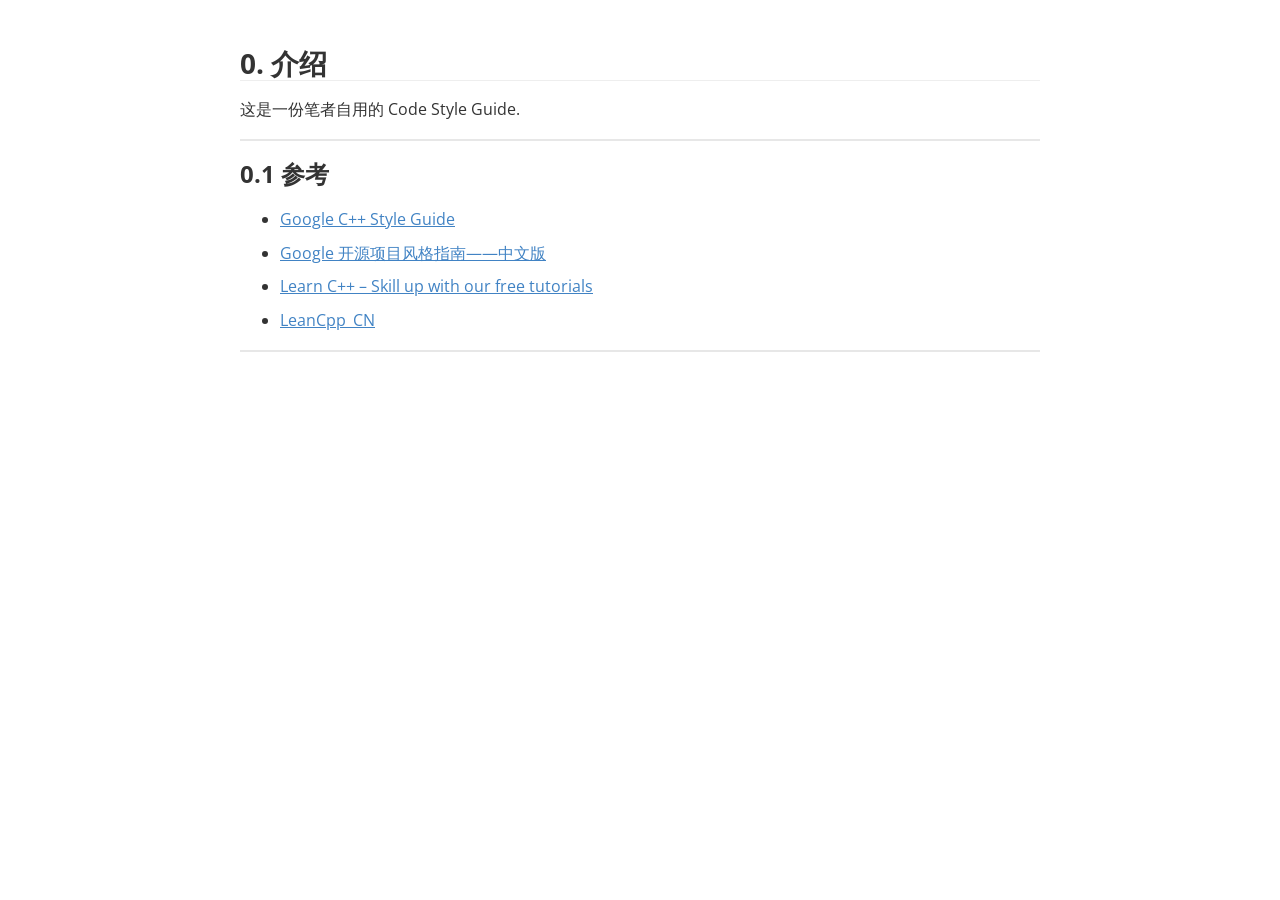
<file: references/html/0.introduction.html>
<!doctype html>
<html>
<head>
<meta charset='UTF-8'><meta name='viewport' content='width=device-width initial-scale=1'><style type='text/css'>html {overflow-x: initial !important;}</style>
<style type='text/css'  id="style-base">:root { --bg-color: #ffffff; --text-color: #333333; --select-text-bg-color: #B5D6FC; --select-text-font-color: auto; --monospace: "Lucida Console",Consolas,"Courier",monospace; --title-bar-height: 20px; }
.mac-os-11 { --title-bar-height: 28px; }
html { font-size: 14px; background-color: var(--bg-color); color: var(--text-color); font-family: "Helvetica Neue", Helvetica, Arial, "Segoe UI Emoji", "SF Pro", sans-serif; -webkit-font-smoothing: antialiased; }
h1, h2, h3, h4, h5 { white-space: pre-wrap; }
body { margin: 0px; padding: 0px; height: auto; inset: 0px; font-size: 1rem; line-height: 1.42857; overflow-x: hidden; background: inherit; }
iframe { margin: auto; }
a.url { word-break: break-all; }
a:active, a:hover { outline: 0px; }
.in-text-selection, ::selection { text-shadow: none; background: var(--select-text-bg-color); color: var(--select-text-font-color); }
#write { margin: 0px auto; height: auto; width: inherit; word-break: normal; overflow-wrap: break-word; position: relative; white-space: normal; overflow-x: visible; padding-top: 36px; }
#write.first-line-indent p { text-indent: 2em; }
#write.first-line-indent li p, #write.first-line-indent p *, #write.first-line-indent svg * { text-indent: 0px; }
#write.first-line-indent li { margin-left: 2em; }
.for-image #write { padding-left: 8px; padding-right: 8px; }
body.typora-export { padding-left: 30px; padding-right: 30px; }
.typora-export .footnote-line, .typora-export li, .typora-export p { white-space: pre-wrap; }
.typora-export .task-list-item input { pointer-events: none; }
@media screen and (max-width: 500px) {
  body.typora-export { padding-left: 0px; padding-right: 0px; }
  #write { padding-left: 20px; padding-right: 20px; }
}
#write li > figure:last-child { margin-bottom: 0.5rem; }
#write ol, #write ul { position: relative; }
img { max-width: 100%; vertical-align: middle; image-orientation: from-image; }
button, input, select, textarea { color: inherit; font: inherit; }
input[type="checkbox"], input[type="radio"] { line-height: normal; padding: 0px; }
*, ::after, ::before { box-sizing: border-box; }
#write h1, #write h2, #write h3, #write h4, #write h5, #write h6, #write p, #write pre { width: inherit; position: relative; }
#write svg h1, #write svg h2, #write svg h3, #write svg h4, #write svg h5, #write svg h6, #write svg p { position: static; }
svg sub, svg sup { position: static; }
.nodeLabel p { padding-right: 2px; padding-left: 2px; }
.typora-export .nodeLabel p { padding-right: 0px; padding-left: 0px; }
foreignobject { overflow: visible; }
p { line-height: inherit; }
h1, h2, h3, h4, h5, h6 { break-after: avoid-page; break-inside: avoid; orphans: 4; }
p { orphans: 4; }
li p { orphans: 1; }
h1 { font-size: 2rem; }
h2 { font-size: 1.8rem; }
h3 { font-size: 1.6rem; }
h4 { font-size: 1.4rem; }
h5 { font-size: 1.2rem; }
h6 { font-size: 1rem; }
.md-math-block, .md-rawblock, h1, h2, h3, h4, h5, h6, p { margin-top: 1rem; margin-bottom: 1rem; }
.hidden { display: none; }
.md-blockmeta { color: rgb(204, 204, 204); font-weight: 700; font-style: italic; }
a { cursor: pointer; }
sup.md-footnote { padding: 2px 4px; background-color: rgba(238, 238, 238, 0.7); color: rgb(85, 85, 85); border-radius: 4px; cursor: pointer; }
sup.md-footnote a, sup.md-footnote a:hover { color: inherit; text-transform: inherit; text-decoration: inherit; }
#write input[type="checkbox"] { cursor: pointer; width: inherit; height: inherit; }
figure { overflow-x: auto; margin: 1.2em 0px; max-width: calc(100% + 16px); padding: 0px; }
figure > table { margin: 0px; }
thead, tr { break-inside: avoid; break-after: auto; }
thead { display: table-header-group; }
table { border-collapse: collapse; border-spacing: 0px; width: 100%; overflow: auto; break-inside: auto; text-align: left; }
table.md-table td { min-width: 32px; }
.CodeMirror-gutters { border-right: 0px; background-color: inherit; }
.CodeMirror-linenumber { user-select: none; }
.CodeMirror { text-align: left; }
.CodeMirror-placeholder { opacity: 0.3; }
.CodeMirror pre { padding: 0px 4px; }
.CodeMirror-lines { padding: 0px; }
div.hr:focus { cursor: none; }
#write pre { white-space: pre-wrap; }
#write.fences-no-line-wrapping pre { white-space: pre; }
#write pre.ty-contain-cm { white-space: normal; }
.CodeMirror-gutters { margin-right: 4px; }
.md-fences { font-size: 0.9rem; display: block; break-inside: avoid; text-align: left; overflow: visible; white-space: pre; background: inherit; position: relative !important; }
.md-fences-adv-panel { width: 100%; margin-top: 10px; text-align: center; padding-top: 0px; padding-bottom: 8px; overflow-x: auto; }
#write .md-fences.mock-cm { white-space: pre-wrap; }
.md-fences.md-fences-with-lineno { padding-left: 0px; }
#write.fences-no-line-wrapping .md-fences.mock-cm { white-space: pre; overflow-x: auto; }
.md-fences.mock-cm.md-fences-with-lineno { padding-left: 8px; }
.CodeMirror-line, twitterwidget { break-inside: avoid; }
svg { break-inside: avoid; }
.footnotes { opacity: 0.8; font-size: 0.9rem; margin-top: 1em; margin-bottom: 1em; }
.footnotes + .footnotes { margin-top: 0px; }
.md-reset { margin: 0px; padding: 0px; border: 0px; outline: 0px; vertical-align: top; background: 0px 0px; text-decoration: none; text-shadow: none; float: none; position: static; width: auto; height: auto; white-space: nowrap; cursor: inherit; -webkit-tap-highlight-color: transparent; line-height: normal; font-weight: 400; text-align: left; box-sizing: content-box; direction: ltr; }
li div { padding-top: 0px; }
blockquote { margin: 1rem 0px; }
li .mathjax-block, li p { margin: 0.5rem 0px; }
li blockquote { margin: 1rem 0px; }
li { margin: 0px; position: relative; }
blockquote > :last-child { margin-bottom: 0px; }
blockquote > :first-child, li > :first-child { margin-top: 0px; }
.footnotes-area { color: rgb(136, 136, 136); margin-top: 0.714rem; padding-bottom: 0.143rem; white-space: normal; }
#write .footnote-line { white-space: pre-wrap; }
@media print {
  body, html { border: 1px solid transparent; height: 99%; break-after: avoid; break-before: avoid; font-variant-ligatures: no-common-ligatures; }
  #write { margin-top: 0px; border-color: transparent !important; padding-top: 0px !important; padding-bottom: 0px !important; }
  .typora-export * { -webkit-print-color-adjust: exact; }
  .typora-export #write { break-after: avoid; }
  .typora-export #write::after { height: 0px; }
  .is-mac table { break-inside: avoid; }
  #write > p:nth-child(1) { margin-top: 0px; }
  .typora-export-show-outline .typora-export-sidebar { display: none; }
  figure { overflow-x: visible; }
}
.footnote-line { margin-top: 0.714em; font-size: 0.7em; }
a img, img a { cursor: pointer; }
pre.md-meta-block { font-size: 0.8rem; min-height: 0.8rem; white-space: pre-wrap; background: rgb(204, 204, 204); display: block; overflow-x: hidden; }
p > .md-image:only-child:not(.md-img-error) img, p > img:only-child { display: block; margin: auto; }
#write.first-line-indent p > .md-image:only-child:not(.md-img-error) img { left: -2em; position: relative; }
p > .md-image:only-child { display: inline-block; width: 100%; }
#write .MathJax_Display { margin: 0.8em 0px 0px; }
.md-math-block { width: 100%; }
.md-math-block:not(:empty)::after { display: none; }
.MathJax_ref { fill: currentcolor; }
[contenteditable="true"]:active, [contenteditable="true"]:focus, [contenteditable="false"]:active, [contenteditable="false"]:focus { outline: 0px; box-shadow: none; }
.md-task-list-item { position: relative; list-style-type: none; }
.task-list-item.md-task-list-item { padding-left: 0px; }
.md-task-list-item > input { position: absolute; top: 0px; left: 0px; margin-left: -1.2em; margin-top: calc(1em - 10px); border: none; }
.math { font-size: 1rem; }
.md-toc { min-height: 3.58rem; position: relative; font-size: 0.9rem; border-radius: 10px; }
.md-toc-content { position: relative; margin-left: 0px; }
.md-toc-content::after, .md-toc::after { display: none; }
.md-toc-item { display: block; color: rgb(65, 131, 196); }
.md-toc-item a { text-decoration: none; }
.md-toc-inner:hover { text-decoration: underline; }
.md-toc-inner { display: inline-block; cursor: pointer; }
.md-toc-h1 .md-toc-inner { margin-left: 0px; font-weight: 700; }
.md-toc-h2 .md-toc-inner { margin-left: 2em; }
.md-toc-h3 .md-toc-inner { margin-left: 4em; }
.md-toc-h4 .md-toc-inner { margin-left: 6em; }
.md-toc-h5 .md-toc-inner { margin-left: 8em; }
.md-toc-h6 .md-toc-inner { margin-left: 10em; }
@media screen and (max-width: 48em) {
  .md-toc-h3 .md-toc-inner { margin-left: 3.5em; }
  .md-toc-h4 .md-toc-inner { margin-left: 5em; }
  .md-toc-h5 .md-toc-inner { margin-left: 6.5em; }
  .md-toc-h6 .md-toc-inner { margin-left: 8em; }
}
a.md-toc-inner { font-size: inherit; font-style: inherit; font-weight: inherit; line-height: inherit; }
.footnote-line a:not(.reversefootnote) { color: inherit; }
.reversefootnote { font-family: ui-monospace, sans-serif; }
.md-attr { display: none; }
.md-fn-count::after { content: "."; }
code, pre, samp, tt { font-family: var(--monospace); }
kbd { margin: 0px 0.1em; padding: 0.1em 0.6em; font-size: 0.8em; color: rgb(36, 39, 41); background: rgb(255, 255, 255); border: 1px solid rgb(173, 179, 185); border-radius: 3px; box-shadow: rgba(12, 13, 14, 0.2) 0px 1px 0px, rgb(255, 255, 255) 0px 0px 0px 2px inset; white-space: nowrap; vertical-align: middle; }
.md-comment { color: rgb(162, 127, 3); opacity: 0.6; font-family: var(--monospace); }
code { text-align: left; vertical-align: initial; }
a.md-print-anchor { white-space: pre !important; border-width: initial !important; border-style: none !important; border-color: initial !important; display: inline-block !important; position: absolute !important; width: 1px !important; right: 0px !important; outline: 0px !important; background: 0px 0px !important; text-decoration: initial !important; text-shadow: initial !important; }
.os-windows.monocolor-emoji .md-emoji { font-family: "Segoe UI Symbol", sans-serif; }
.md-diagram-panel > svg { max-width: 100%; }
[lang="flow"] svg, [lang="mermaid"] svg { max-width: 100%; height: auto; }
[lang="mermaid"] .node text { font-size: 1rem; }
table tr th { border-bottom: 0px; }
video { max-width: 100%; display: block; margin: 0px auto; }
iframe { max-width: 100%; width: 100%; border: none; }
.highlight td, .highlight tr { border: 0px; }
mark { background: rgb(255, 255, 0); color: rgb(0, 0, 0); }
.md-html-inline .md-plain, .md-html-inline strong, mark .md-inline-math, mark strong { color: inherit; }
.md-expand mark .md-meta { opacity: 0.3 !important; }
mark .md-meta { color: rgb(0, 0, 0); }
@media print {
  .typora-export h1, .typora-export h2, .typora-export h3, .typora-export h4, .typora-export h5, .typora-export h6 { break-inside: avoid; }
}
.md-diagram-panel .messageText { stroke: none !important; }
.md-diagram-panel .start-state { fill: var(--node-fill); }
.md-diagram-panel .edgeLabel rect { opacity: 1 !important; }
.md-fences.md-fences-math { font-size: 1em; }
.md-fences-advanced:not(.md-focus) { padding: 0px; white-space: nowrap; border: 0px; }
.md-fences-advanced:not(.md-focus) { background: inherit; }
.mermaid-svg { margin: auto; }
.typora-export-show-outline .typora-export-content { max-width: 1440px; margin: auto; display: flex; flex-direction: row; }
.typora-export-sidebar { width: 300px; font-size: 0.8rem; margin-top: 80px; margin-right: 18px; }
.typora-export-show-outline #write { --webkit-flex: 2; flex: 2 1 0%; }
.typora-export-sidebar .outline-content { position: fixed; top: 0px; max-height: 100%; overflow: hidden auto; padding-bottom: 30px; padding-top: 60px; width: 300px; }
@media screen and (max-width: 1024px) {
  .typora-export-sidebar, .typora-export-sidebar .outline-content { width: 240px; }
}
@media screen and (max-width: 800px) {
  .typora-export-sidebar { display: none; }
}
.outline-content li, .outline-content ul { margin-left: 0px; margin-right: 0px; padding-left: 0px; padding-right: 0px; list-style: none; overflow-wrap: anywhere; }
.outline-content ul { margin-top: 0px; margin-bottom: 0px; }
.outline-content strong { font-weight: 400; }
.outline-expander { width: 1rem; height: 1.42857rem; position: relative; display: table-cell; vertical-align: middle; cursor: pointer; padding-left: 4px; }
.outline-expander::before { content: ""; position: relative; font-family: Ionicons; display: inline-block; font-size: 8px; vertical-align: middle; }
.outline-item { padding-top: 3px; padding-bottom: 3px; cursor: pointer; }
.outline-expander:hover::before { content: ""; }
.outline-h1 > .outline-item { padding-left: 0px; }
.outline-h2 > .outline-item { padding-left: 1em; }
.outline-h3 > .outline-item { padding-left: 2em; }
.outline-h4 > .outline-item { padding-left: 3em; }
.outline-h5 > .outline-item { padding-left: 4em; }
.outline-h6 > .outline-item { padding-left: 5em; }
.outline-label { cursor: pointer; display: table-cell; vertical-align: middle; text-decoration: none; color: inherit; }
.outline-label:hover { text-decoration: underline; }
.outline-item:hover { border-color: rgb(245, 245, 245); background-color: var(--item-hover-bg-color); }
.outline-item:hover { margin-left: -28px; margin-right: -28px; border-left: 28px solid transparent; border-right: 28px solid transparent; }
.outline-item-single .outline-expander::before, .outline-item-single .outline-expander:hover::before { display: none; }
.outline-item-open > .outline-item > .outline-expander::before { content: ""; }
.outline-children { display: none; }
.info-panel-tab-wrapper { display: none; }
.outline-item-open > .outline-children { display: block; }
.typora-export .outline-item { padding-top: 1px; padding-bottom: 1px; }
.typora-export .outline-item:hover { margin-right: -8px; border-right: 8px solid transparent; }
.typora-export .outline-expander::before { content: "+"; font-family: inherit; top: -1px; }
.typora-export .outline-expander:hover::before, .typora-export .outline-item-open > .outline-item > .outline-expander::before { content: "−"; }
.typora-export-collapse-outline .outline-children { display: none; }
.typora-export-collapse-outline .outline-item-open > .outline-children, .typora-export-no-collapse-outline .outline-children { display: block; }
.typora-export-no-collapse-outline .outline-expander::before { content: "" !important; }
.typora-export-show-outline .outline-item-active > .outline-item .outline-label { font-weight: 700; }
.md-inline-math-container mjx-container { zoom: 0.95; }
mjx-container { break-inside: avoid; }
.md-alert.md-alert-note { border-left-color: rgb(9, 105, 218); }
.md-alert.md-alert-important { border-left-color: rgb(130, 80, 223); }
.md-alert.md-alert-warning { border-left-color: rgb(154, 103, 0); }
.md-alert.md-alert-tip { border-left-color: rgb(31, 136, 61); }
.md-alert.md-alert-caution { border-left-color: rgb(207, 34, 46); }
.md-alert { padding: 0px 1em; margin-bottom: 16px; color: inherit; border-left: 0.25em solid rgb(0, 0, 0); }
.md-alert-text-note { color: rgb(9, 105, 218); }
.md-alert-text-important { color: rgb(130, 80, 223); }
.md-alert-text-warning { color: rgb(154, 103, 0); }
.md-alert-text-tip { color: rgb(31, 136, 61); }
.md-alert-text-caution { color: rgb(207, 34, 46); }
.md-alert-text { font-size: 0.9rem; font-weight: 700; }
.md-alert-text svg { fill: currentcolor; position: relative; top: 0.125em; margin-right: 1ch; overflow: visible; }
.md-alert-text-container::after { content: attr(data-text); text-transform: capitalize; pointer-events: none; margin-right: 1ch; }

</style>
<link rel='stylesheet' href='https://fonts.googleapis.com/css?family=Open+Sans:400italic,700italic,700,400&amp;subset=latin,latin-ext' type='text/css' />
<style type='text/css'  id="style-theme_css">:root {
    --side-bar-bg-color: #fafafa;
    --control-text-color: #777;
}

@include-when-export url(https://fonts.googleapis.com/css?family=Open+Sans:400italic,700italic,700,400&subset=latin,latin-ext);

/* open-sans-regular - latin-ext_latin */
/* open-sans-italic - latin-ext_latin */
/* open-sans-700 - latin-ext_latin */
/* open-sans-700italic - latin-ext_latin */
html {
    font-size: 16px;
    -webkit-font-smoothing: antialiased;
}

body {
    font-family: 'Fira Regular', "Open Sans", "Clear Sans", "Helvetica Neue", Helvetica, Arial, 'Segoe UI Emoji', 'SF Pro', sans-serif;
    color: rgb(51, 51, 51);
    line-height: 1.6;
}

#write {
    max-width: 860px;
    margin: 0 auto;
    padding: 30px;
    padding-bottom: 100px;
}

@media only screen and (min-width: 1400px) {
    #write {
        max-width: 1024px;
    }
}

@media only screen and (min-width: 1800px) {
    #write {
        max-width: 1200px;
    }
}

#write>ul:first-child,
#write>ol:first-child {
    margin-top: 30px;
}

a {
    color: #4183C4;
}

h1,
h2,
h3,
h4,
h5,
h6 {
    position: relative;
    margin-top: 1rem;
    margin-bottom: 1rem;
    font-weight: bold;
    line-height: 1.4;
    cursor: text;
}

h1:hover a.anchor,
h2:hover a.anchor,
h3:hover a.anchor,
h4:hover a.anchor,
h5:hover a.anchor,
h6:hover a.anchor {
    text-decoration: none;
}

h1 tt,
h1 code {
    font-size: inherit;
}

h2 tt,
h2 code {
    font-size: inherit;
}

h3 tt,
h3 code {
    font-size: inherit;
}

h4 tt,
h4 code {
    font-size: inherit;
}

h5 tt,
h5 code {
    font-size: inherit;
}

h6 tt,
h6 code {
    font-size: inherit;
}

h1 {
    font-size: 2.25em;
    line-height: 1.2;
    border-bottom: 1px solid #eee;
}

h2 {
    font-size: 1.75em;
    line-height: 1.225;
    border-bottom: 1px solid #eee;
}

/*@media print {
    .typora-export h1,
    .typora-export h2 {
        border-bottom: none;
        padding-bottom: initial;
    }

    .typora-export h1::after,
    .typora-export h2::after {
        content: "";
        display: block;
        height: 100px;
        margin-top: -96px;
        border-top: 1px solid #eee;
    }
}*/

h3 {
    font-size: 1.5em;
    line-height: 1.43;
}

h4 {
    font-size: 1.25em;
}

h5 {
    font-size: 1em;
}

h6 {
    font-size: 1em;
    color: #777;
}

p,
blockquote,
ul,
ol,
dl,
table {
    margin: 0.8em 0;
}

li>ol,
li>ul {
    margin: 0 0;
}

hr {
    height: 2px;
    padding: 0;
    margin: 16px 0;
    background-color: #e7e7e7;
    border: 0 none;
    overflow: hidden;
    box-sizing: content-box;
}

li p.first {
    display: inline-block;
}

ul,
ol {
    padding-left: 30px;
}

ul:first-child,
ol:first-child {
    margin-top: 0;
}

ul:last-child,
ol:last-child {
    margin-bottom: 0;
}

blockquote {
    border-left: 4px solid #dfe2e5;
    padding: 0 15px;
    color: #777777;
}

blockquote blockquote {
    padding-right: 0;
}

table {
    padding: 0;
    word-break: initial;
}

table tr {
    border: 1px solid #dfe2e5;
    margin: 0;
    padding: 0;
}

table tr:nth-child(2n),
thead {
    background-color: #f8f8f8;
}

table th {
    font-weight: bold;
    border: 1px solid #dfe2e5;
    border-bottom: 0;
    margin: 0;
    padding: 6px 13px;
}

table td {
    border: 1px solid #dfe2e5;
    margin: 0;
    padding: 6px 13px;
}

table th:first-child,
table td:first-child {
    margin-top: 0;
}

table th:last-child,
table td:last-child {
    margin-bottom: 0;
}

.CodeMirror-lines {
    padding-left: 4px;
}

.code-tooltip {
    box-shadow: 0 1px 1px 0 rgba(0, 28, 36, .3);
    border-top: 1px solid #eef2f2;
}

.md-fences,
code,
tt {
    border: 1px solid #e7eaed;
    background-color: #f8f8f8;
    border-radius: 3px;
    padding: 0;
    padding: 2px 4px 0px 4px;
    font-size: 0.9em;
}

code {
    background-color: #f3f4f4;
    padding: 0 2px 0 2px;
}

.md-fences {
    margin-bottom: 15px;
    margin-top: 15px;
    padding-top: 8px;
    padding-bottom: 6px;
}


.md-task-list-item>input {
    margin-left: -1.3em;
}

@media print {
    html {
        font-size: 13px;
    }

    pre {
        page-break-inside: avoid;
        word-wrap: break-word;
    }
}

.md-fences {
    background-color: #f8f8f8;
}

#write pre.md-meta-block {
    padding: 1rem;
    font-size: 85%;
    line-height: 1.45;
    background-color: #f7f7f7;
    border: 0;
    border-radius: 3px;
    color: #777777;
    margin-top: 0 !important;
}

.mathjax-block>.code-tooltip {
    bottom: .375rem;
}

.md-mathjax-midline {
    background: #fafafa;
}

#write>h3.md-focus:before {
    left: -1.5625rem;
    top: .375rem;
}

#write>h4.md-focus:before {
    left: -1.5625rem;
    top: .285714286rem;
}

#write>h5.md-focus:before {
    left: -1.5625rem;
    top: .285714286rem;
}

#write>h6.md-focus:before {
    left: -1.5625rem;
    top: .285714286rem;
}

.md-image>.md-meta {
    /*border: 1px solid #ddd;*/
    border-radius: 3px;
    padding: 2px 0px 0px 4px;
    font-size: 0.9em;
    color: inherit;
}

.md-tag {
    color: #a7a7a7;
    opacity: 1;
}

.md-toc {
    margin-top: 20px;
    padding-bottom: 20px;
}

.sidebar-tabs {
    border-bottom: none;
}

#typora-quick-open {
    border: 1px solid #ddd;
    background-color: #f8f8f8;
}

#typora-quick-open-item {
    background-color: #FAFAFA;
    border-color: #FEFEFE #e5e5e5 #e5e5e5 #eee;
    border-style: solid;
    border-width: 1px;
}

/** focus mode */
.on-focus-mode blockquote {
    border-left-color: rgba(85, 85, 85, 0.12);
}

header,
.context-menu,
.megamenu-content,
footer {
    font-family: "Segoe UI", "Arial", sans-serif;
}

.file-node-content:hover .file-node-icon,
.file-node-content:hover .file-node-open-state {
    visibility: visible;
}

.mac-seamless-mode #typora-sidebar {
    background-color: #fafafa;
    background-color: var(--side-bar-bg-color);
}

.mac-os #write {
    caret-color: AccentColor;
}

.md-lang {
    color: #b4654d;
}

/*.html-for-mac {
    --item-hover-bg-color: #E6F0FE;
}*/

#md-notification .btn {
    border: 0;
}

.dropdown-menu .divider {
    border-color: #e5e5e5;
    opacity: 0.4;
}

.ty-preferences .window-content {
    background-color: #fafafa;
}

.ty-preferences .nav-group-item.active {
    color: white;
    background: #999;
}

.menu-item-container a.menu-style-btn {
    background-color: #f5f8fa;
    background-image: linear-gradient(180deg, hsla(0, 0%, 100%, 0.8), hsla(0, 0%, 100%, 0));
}</style>
<style type='text/css'  id="style-lp">ol, ul {padding-left: 40px}</style>

<title>0.introduction</title>
</head>
<body class='typora-export os-windows'><div class='typora-export-content'>
<div id='write'  class=''><h2 id='0-介绍'><span>0. 介绍</span></h2><p><span>这是一份笔者自用的 Code Style Guide.</span></p><hr /><h3 id='01-参考'><span>0.1 参考</span></h3><ul><li><p><a href='https://google.github.io/styleguide/cppguide.html'><span>Google C++ Style Guide</span></a></p></li><li><p><a href='https://zh-google-styleguide.readthedocs.io/en/latest/index.html'><span>Google 开源项目风格指南——中文版</span></a></p></li><li><p><a href='https://www.learncpp.com/'><span>Learn C++ – Skill up with our free tutorials</span></a></p></li><li><p><a href='https://learncpp.com.cn/'><span>LeanCpp_CN</span></a></p></li></ul><hr /></div></div>
</body>
</html>
</file>
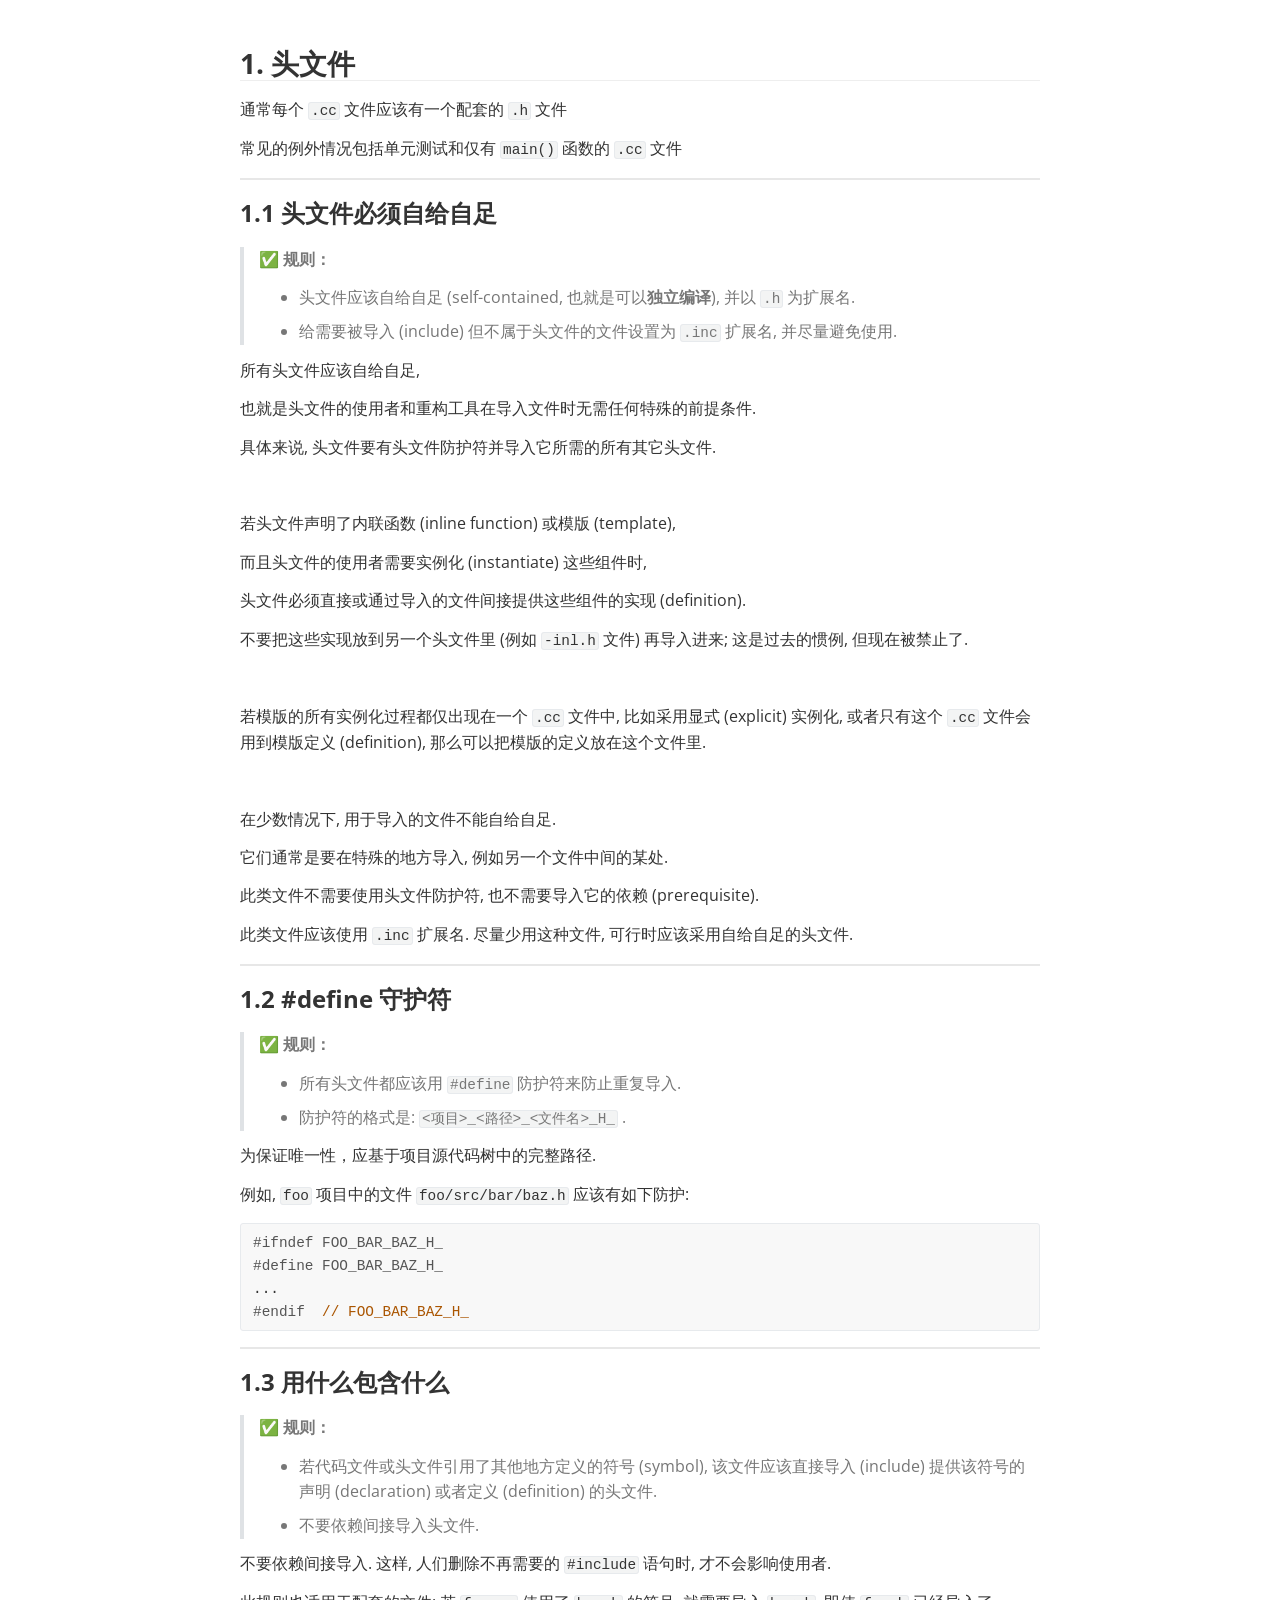
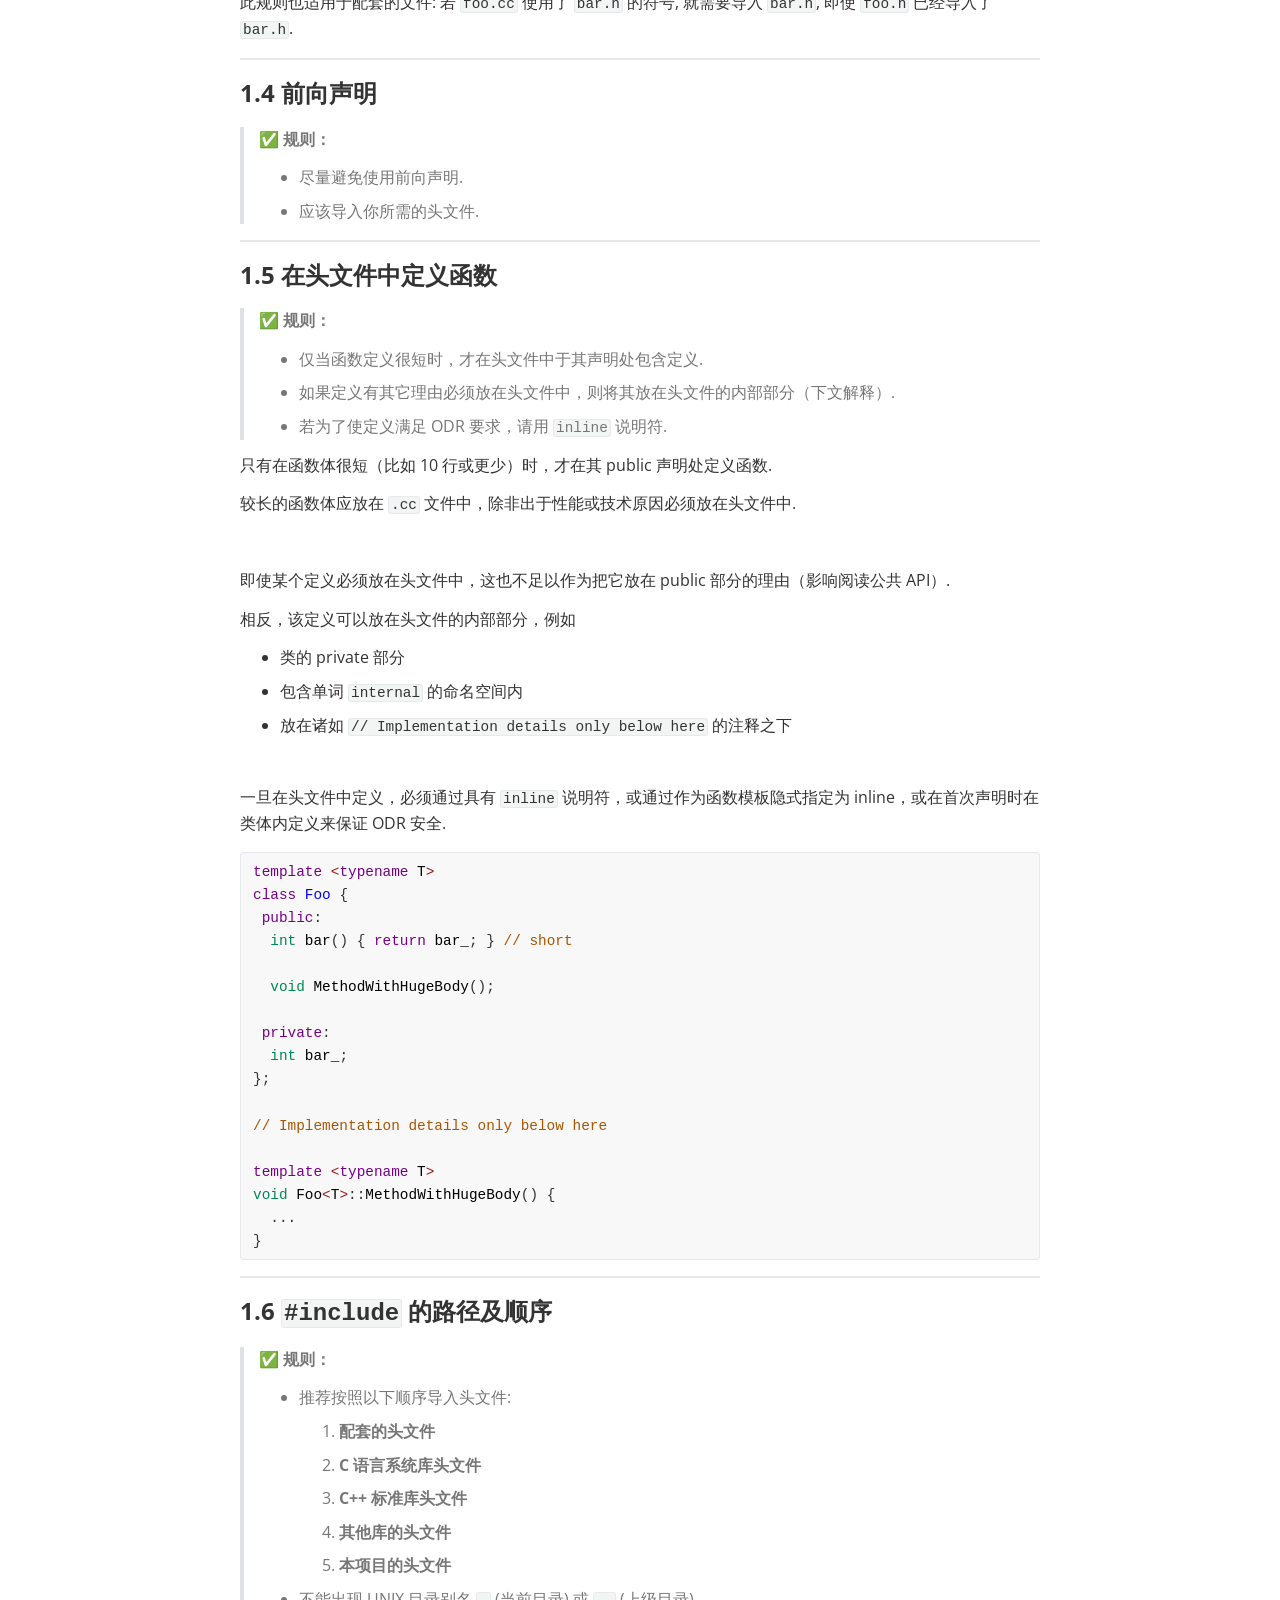
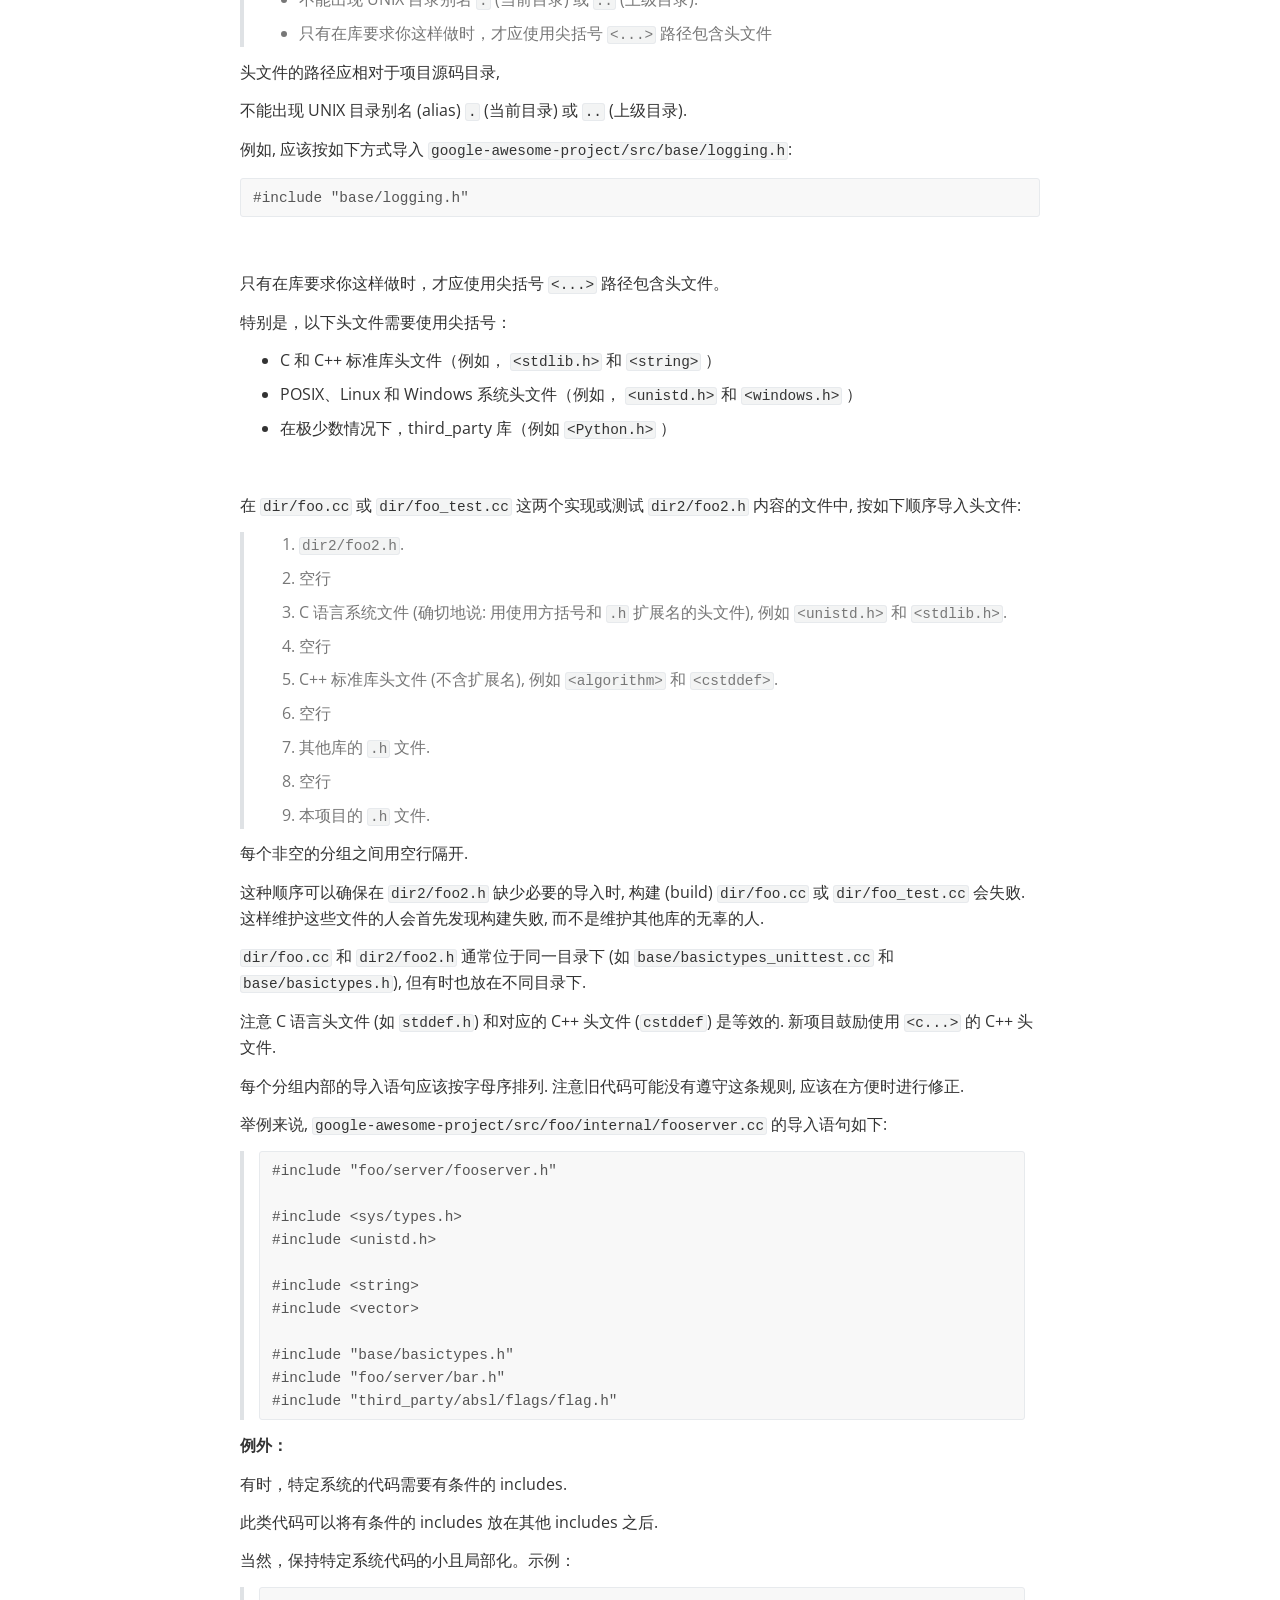
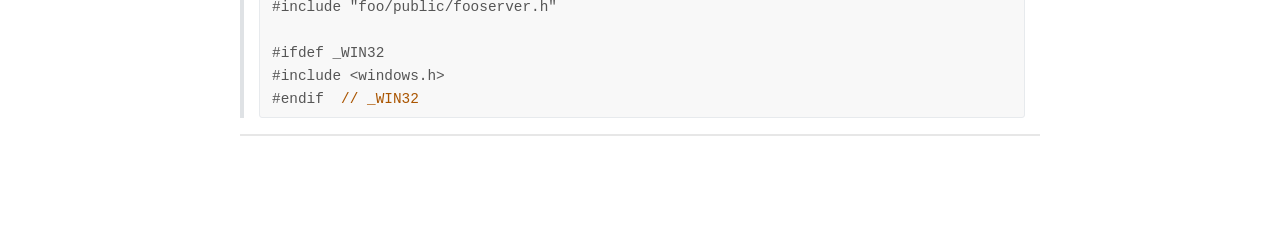
<file: references/html/1.headers.html>
<!doctype html>
<html>
<head>
<meta charset='UTF-8'><meta name='viewport' content='width=device-width initial-scale=1'><style type='text/css'>html {overflow-x: initial !important;}</style>
<style type='text/css'  id="style-base">:root { --bg-color: #ffffff; --text-color: #333333; --select-text-bg-color: #B5D6FC; --select-text-font-color: auto; --monospace: "Lucida Console",Consolas,"Courier",monospace; --title-bar-height: 20px; }
.mac-os-11 { --title-bar-height: 28px; }
html { font-size: 14px; background-color: var(--bg-color); color: var(--text-color); font-family: "Helvetica Neue", Helvetica, Arial, "Segoe UI Emoji", "SF Pro", sans-serif; -webkit-font-smoothing: antialiased; }
h1, h2, h3, h4, h5 { white-space: pre-wrap; }
body { margin: 0px; padding: 0px; height: auto; inset: 0px; font-size: 1rem; line-height: 1.42857; overflow-x: hidden; background: inherit; }
iframe { margin: auto; }
a.url { word-break: break-all; }
a:active, a:hover { outline: 0px; }
.in-text-selection, ::selection { text-shadow: none; background: var(--select-text-bg-color); color: var(--select-text-font-color); }
#write { margin: 0px auto; height: auto; width: inherit; word-break: normal; overflow-wrap: break-word; position: relative; white-space: normal; overflow-x: visible; padding-top: 36px; }
#write.first-line-indent p { text-indent: 2em; }
#write.first-line-indent li p, #write.first-line-indent p *, #write.first-line-indent svg * { text-indent: 0px; }
#write.first-line-indent li { margin-left: 2em; }
.for-image #write { padding-left: 8px; padding-right: 8px; }
body.typora-export { padding-left: 30px; padding-right: 30px; }
.typora-export .footnote-line, .typora-export li, .typora-export p { white-space: pre-wrap; }
.typora-export .task-list-item input { pointer-events: none; }
@media screen and (max-width: 500px) {
  body.typora-export { padding-left: 0px; padding-right: 0px; }
  #write { padding-left: 20px; padding-right: 20px; }
}
#write li > figure:last-child { margin-bottom: 0.5rem; }
#write ol, #write ul { position: relative; }
img { max-width: 100%; vertical-align: middle; image-orientation: from-image; }
button, input, select, textarea { color: inherit; font: inherit; }
input[type="checkbox"], input[type="radio"] { line-height: normal; padding: 0px; }
*, ::after, ::before { box-sizing: border-box; }
#write h1, #write h2, #write h3, #write h4, #write h5, #write h6, #write p, #write pre { width: inherit; position: relative; }
#write svg h1, #write svg h2, #write svg h3, #write svg h4, #write svg h5, #write svg h6, #write svg p { position: static; }
svg sub, svg sup { position: static; }
.nodeLabel p { padding-right: 2px; padding-left: 2px; }
.typora-export .nodeLabel p { padding-right: 0px; padding-left: 0px; }
foreignobject { overflow: visible; }
p { line-height: inherit; }
h1, h2, h3, h4, h5, h6 { break-after: avoid-page; break-inside: avoid; orphans: 4; }
p { orphans: 4; }
li p { orphans: 1; }
h1 { font-size: 2rem; }
h2 { font-size: 1.8rem; }
h3 { font-size: 1.6rem; }
h4 { font-size: 1.4rem; }
h5 { font-size: 1.2rem; }
h6 { font-size: 1rem; }
.md-math-block, .md-rawblock, h1, h2, h3, h4, h5, h6, p { margin-top: 1rem; margin-bottom: 1rem; }
.hidden { display: none; }
.md-blockmeta { color: rgb(204, 204, 204); font-weight: 700; font-style: italic; }
a { cursor: pointer; }
sup.md-footnote { padding: 2px 4px; background-color: rgba(238, 238, 238, 0.7); color: rgb(85, 85, 85); border-radius: 4px; cursor: pointer; }
sup.md-footnote a, sup.md-footnote a:hover { color: inherit; text-transform: inherit; text-decoration: inherit; }
#write input[type="checkbox"] { cursor: pointer; width: inherit; height: inherit; }
figure { overflow-x: auto; margin: 1.2em 0px; max-width: calc(100% + 16px); padding: 0px; }
figure > table { margin: 0px; }
thead, tr { break-inside: avoid; break-after: auto; }
thead { display: table-header-group; }
table { border-collapse: collapse; border-spacing: 0px; width: 100%; overflow: auto; break-inside: auto; text-align: left; }
table.md-table td { min-width: 32px; }
.CodeMirror-gutters { border-right: 0px; background-color: inherit; }
.CodeMirror-linenumber { user-select: none; }
.CodeMirror { text-align: left; }
.CodeMirror-placeholder { opacity: 0.3; }
.CodeMirror pre { padding: 0px 4px; }
.CodeMirror-lines { padding: 0px; }
div.hr:focus { cursor: none; }
#write pre { white-space: pre-wrap; }
#write.fences-no-line-wrapping pre { white-space: pre; }
#write pre.ty-contain-cm { white-space: normal; }
.CodeMirror-gutters { margin-right: 4px; }
.md-fences { font-size: 0.9rem; display: block; break-inside: avoid; text-align: left; overflow: visible; white-space: pre; background: inherit; position: relative !important; }
.md-fences-adv-panel { width: 100%; margin-top: 10px; text-align: center; padding-top: 0px; padding-bottom: 8px; overflow-x: auto; }
#write .md-fences.mock-cm { white-space: pre-wrap; }
.md-fences.md-fences-with-lineno { padding-left: 0px; }
#write.fences-no-line-wrapping .md-fences.mock-cm { white-space: pre; overflow-x: auto; }
.md-fences.mock-cm.md-fences-with-lineno { padding-left: 8px; }
.CodeMirror-line, twitterwidget { break-inside: avoid; }
svg { break-inside: avoid; }
.footnotes { opacity: 0.8; font-size: 0.9rem; margin-top: 1em; margin-bottom: 1em; }
.footnotes + .footnotes { margin-top: 0px; }
.md-reset { margin: 0px; padding: 0px; border: 0px; outline: 0px; vertical-align: top; background: 0px 0px; text-decoration: none; text-shadow: none; float: none; position: static; width: auto; height: auto; white-space: nowrap; cursor: inherit; -webkit-tap-highlight-color: transparent; line-height: normal; font-weight: 400; text-align: left; box-sizing: content-box; direction: ltr; }
li div { padding-top: 0px; }
blockquote { margin: 1rem 0px; }
li .mathjax-block, li p { margin: 0.5rem 0px; }
li blockquote { margin: 1rem 0px; }
li { margin: 0px; position: relative; }
blockquote > :last-child { margin-bottom: 0px; }
blockquote > :first-child, li > :first-child { margin-top: 0px; }
.footnotes-area { color: rgb(136, 136, 136); margin-top: 0.714rem; padding-bottom: 0.143rem; white-space: normal; }
#write .footnote-line { white-space: pre-wrap; }
@media print {
  body, html { border: 1px solid transparent; height: 99%; break-after: avoid; break-before: avoid; font-variant-ligatures: no-common-ligatures; }
  #write { margin-top: 0px; border-color: transparent !important; padding-top: 0px !important; padding-bottom: 0px !important; }
  .typora-export * { -webkit-print-color-adjust: exact; }
  .typora-export #write { break-after: avoid; }
  .typora-export #write::after { height: 0px; }
  .is-mac table { break-inside: avoid; }
  #write > p:nth-child(1) { margin-top: 0px; }
  .typora-export-show-outline .typora-export-sidebar { display: none; }
  figure { overflow-x: visible; }
}
.footnote-line { margin-top: 0.714em; font-size: 0.7em; }
a img, img a { cursor: pointer; }
pre.md-meta-block { font-size: 0.8rem; min-height: 0.8rem; white-space: pre-wrap; background: rgb(204, 204, 204); display: block; overflow-x: hidden; }
p > .md-image:only-child:not(.md-img-error) img, p > img:only-child { display: block; margin: auto; }
#write.first-line-indent p > .md-image:only-child:not(.md-img-error) img { left: -2em; position: relative; }
p > .md-image:only-child { display: inline-block; width: 100%; }
#write .MathJax_Display { margin: 0.8em 0px 0px; }
.md-math-block { width: 100%; }
.md-math-block:not(:empty)::after { display: none; }
.MathJax_ref { fill: currentcolor; }
[contenteditable="true"]:active, [contenteditable="true"]:focus, [contenteditable="false"]:active, [contenteditable="false"]:focus { outline: 0px; box-shadow: none; }
.md-task-list-item { position: relative; list-style-type: none; }
.task-list-item.md-task-list-item { padding-left: 0px; }
.md-task-list-item > input { position: absolute; top: 0px; left: 0px; margin-left: -1.2em; margin-top: calc(1em - 10px); border: none; }
.math { font-size: 1rem; }
.md-toc { min-height: 3.58rem; position: relative; font-size: 0.9rem; border-radius: 10px; }
.md-toc-content { position: relative; margin-left: 0px; }
.md-toc-content::after, .md-toc::after { display: none; }
.md-toc-item { display: block; color: rgb(65, 131, 196); }
.md-toc-item a { text-decoration: none; }
.md-toc-inner:hover { text-decoration: underline; }
.md-toc-inner { display: inline-block; cursor: pointer; }
.md-toc-h1 .md-toc-inner { margin-left: 0px; font-weight: 700; }
.md-toc-h2 .md-toc-inner { margin-left: 2em; }
.md-toc-h3 .md-toc-inner { margin-left: 4em; }
.md-toc-h4 .md-toc-inner { margin-left: 6em; }
.md-toc-h5 .md-toc-inner { margin-left: 8em; }
.md-toc-h6 .md-toc-inner { margin-left: 10em; }
@media screen and (max-width: 48em) {
  .md-toc-h3 .md-toc-inner { margin-left: 3.5em; }
  .md-toc-h4 .md-toc-inner { margin-left: 5em; }
  .md-toc-h5 .md-toc-inner { margin-left: 6.5em; }
  .md-toc-h6 .md-toc-inner { margin-left: 8em; }
}
a.md-toc-inner { font-size: inherit; font-style: inherit; font-weight: inherit; line-height: inherit; }
.footnote-line a:not(.reversefootnote) { color: inherit; }
.reversefootnote { font-family: ui-monospace, sans-serif; }
.md-attr { display: none; }
.md-fn-count::after { content: "."; }
code, pre, samp, tt { font-family: var(--monospace); }
kbd { margin: 0px 0.1em; padding: 0.1em 0.6em; font-size: 0.8em; color: rgb(36, 39, 41); background: rgb(255, 255, 255); border: 1px solid rgb(173, 179, 185); border-radius: 3px; box-shadow: rgba(12, 13, 14, 0.2) 0px 1px 0px, rgb(255, 255, 255) 0px 0px 0px 2px inset; white-space: nowrap; vertical-align: middle; }
.md-comment { color: rgb(162, 127, 3); opacity: 0.6; font-family: var(--monospace); }
code { text-align: left; vertical-align: initial; }
a.md-print-anchor { white-space: pre !important; border-width: initial !important; border-style: none !important; border-color: initial !important; display: inline-block !important; position: absolute !important; width: 1px !important; right: 0px !important; outline: 0px !important; background: 0px 0px !important; text-decoration: initial !important; text-shadow: initial !important; }
.os-windows.monocolor-emoji .md-emoji { font-family: "Segoe UI Symbol", sans-serif; }
.md-diagram-panel > svg { max-width: 100%; }
[lang="flow"] svg, [lang="mermaid"] svg { max-width: 100%; height: auto; }
[lang="mermaid"] .node text { font-size: 1rem; }
table tr th { border-bottom: 0px; }
video { max-width: 100%; display: block; margin: 0px auto; }
iframe { max-width: 100%; width: 100%; border: none; }
.highlight td, .highlight tr { border: 0px; }
mark { background: rgb(255, 255, 0); color: rgb(0, 0, 0); }
.md-html-inline .md-plain, .md-html-inline strong, mark .md-inline-math, mark strong { color: inherit; }
.md-expand mark .md-meta { opacity: 0.3 !important; }
mark .md-meta { color: rgb(0, 0, 0); }
@media print {
  .typora-export h1, .typora-export h2, .typora-export h3, .typora-export h4, .typora-export h5, .typora-export h6 { break-inside: avoid; }
}
.md-diagram-panel .messageText { stroke: none !important; }
.md-diagram-panel .start-state { fill: var(--node-fill); }
.md-diagram-panel .edgeLabel rect { opacity: 1 !important; }
.md-fences.md-fences-math { font-size: 1em; }
.md-fences-advanced:not(.md-focus) { padding: 0px; white-space: nowrap; border: 0px; }
.md-fences-advanced:not(.md-focus) { background: inherit; }
.mermaid-svg { margin: auto; }
.typora-export-show-outline .typora-export-content { max-width: 1440px; margin: auto; display: flex; flex-direction: row; }
.typora-export-sidebar { width: 300px; font-size: 0.8rem; margin-top: 80px; margin-right: 18px; }
.typora-export-show-outline #write { --webkit-flex: 2; flex: 2 1 0%; }
.typora-export-sidebar .outline-content { position: fixed; top: 0px; max-height: 100%; overflow: hidden auto; padding-bottom: 30px; padding-top: 60px; width: 300px; }
@media screen and (max-width: 1024px) {
  .typora-export-sidebar, .typora-export-sidebar .outline-content { width: 240px; }
}
@media screen and (max-width: 800px) {
  .typora-export-sidebar { display: none; }
}
.outline-content li, .outline-content ul { margin-left: 0px; margin-right: 0px; padding-left: 0px; padding-right: 0px; list-style: none; overflow-wrap: anywhere; }
.outline-content ul { margin-top: 0px; margin-bottom: 0px; }
.outline-content strong { font-weight: 400; }
.outline-expander { width: 1rem; height: 1.42857rem; position: relative; display: table-cell; vertical-align: middle; cursor: pointer; padding-left: 4px; }
.outline-expander::before { content: ""; position: relative; font-family: Ionicons; display: inline-block; font-size: 8px; vertical-align: middle; }
.outline-item { padding-top: 3px; padding-bottom: 3px; cursor: pointer; }
.outline-expander:hover::before { content: ""; }
.outline-h1 > .outline-item { padding-left: 0px; }
.outline-h2 > .outline-item { padding-left: 1em; }
.outline-h3 > .outline-item { padding-left: 2em; }
.outline-h4 > .outline-item { padding-left: 3em; }
.outline-h5 > .outline-item { padding-left: 4em; }
.outline-h6 > .outline-item { padding-left: 5em; }
.outline-label { cursor: pointer; display: table-cell; vertical-align: middle; text-decoration: none; color: inherit; }
.outline-label:hover { text-decoration: underline; }
.outline-item:hover { border-color: rgb(245, 245, 245); background-color: var(--item-hover-bg-color); }
.outline-item:hover { margin-left: -28px; margin-right: -28px; border-left: 28px solid transparent; border-right: 28px solid transparent; }
.outline-item-single .outline-expander::before, .outline-item-single .outline-expander:hover::before { display: none; }
.outline-item-open > .outline-item > .outline-expander::before { content: ""; }
.outline-children { display: none; }
.info-panel-tab-wrapper { display: none; }
.outline-item-open > .outline-children { display: block; }
.typora-export .outline-item { padding-top: 1px; padding-bottom: 1px; }
.typora-export .outline-item:hover { margin-right: -8px; border-right: 8px solid transparent; }
.typora-export .outline-expander::before { content: "+"; font-family: inherit; top: -1px; }
.typora-export .outline-expander:hover::before, .typora-export .outline-item-open > .outline-item > .outline-expander::before { content: "−"; }
.typora-export-collapse-outline .outline-children { display: none; }
.typora-export-collapse-outline .outline-item-open > .outline-children, .typora-export-no-collapse-outline .outline-children { display: block; }
.typora-export-no-collapse-outline .outline-expander::before { content: "" !important; }
.typora-export-show-outline .outline-item-active > .outline-item .outline-label { font-weight: 700; }
.md-inline-math-container mjx-container { zoom: 0.95; }
mjx-container { break-inside: avoid; }
.md-alert.md-alert-note { border-left-color: rgb(9, 105, 218); }
.md-alert.md-alert-important { border-left-color: rgb(130, 80, 223); }
.md-alert.md-alert-warning { border-left-color: rgb(154, 103, 0); }
.md-alert.md-alert-tip { border-left-color: rgb(31, 136, 61); }
.md-alert.md-alert-caution { border-left-color: rgb(207, 34, 46); }
.md-alert { padding: 0px 1em; margin-bottom: 16px; color: inherit; border-left: 0.25em solid rgb(0, 0, 0); }
.md-alert-text-note { color: rgb(9, 105, 218); }
.md-alert-text-important { color: rgb(130, 80, 223); }
.md-alert-text-warning { color: rgb(154, 103, 0); }
.md-alert-text-tip { color: rgb(31, 136, 61); }
.md-alert-text-caution { color: rgb(207, 34, 46); }
.md-alert-text { font-size: 0.9rem; font-weight: 700; }
.md-alert-text svg { fill: currentcolor; position: relative; top: 0.125em; margin-right: 1ch; overflow: visible; }
.md-alert-text-container::after { content: attr(data-text); text-transform: capitalize; pointer-events: none; margin-right: 1ch; }

</style>
<style type='text/css'  id="style-codemirror">.CodeMirror { height: auto; }
.CodeMirror.cm-s-inner { background: inherit; }
.CodeMirror-scroll { overflow: auto hidden; z-index: 3; }
.CodeMirror-gutter-filler, .CodeMirror-scrollbar-filler { background-color: rgb(255, 255, 255); }
.CodeMirror-gutters { border-right: 1px solid rgb(221, 221, 221); background: inherit; white-space: nowrap; }
.CodeMirror-linenumber { padding: 0px 3px 0px 5px; text-align: right; color: rgb(153, 153, 153); }
.cm-s-inner .cm-keyword { color: rgb(119, 0, 136); }
.cm-s-inner .cm-atom, .cm-s-inner.cm-atom { color: rgb(34, 17, 153); }
.cm-s-inner .cm-number { color: rgb(17, 102, 68); }
.cm-s-inner .cm-def { color: rgb(0, 0, 255); }
.cm-s-inner .cm-variable { color: rgb(0, 0, 0); }
.cm-s-inner .cm-variable-2 { color: rgb(0, 85, 170); }
.cm-s-inner .cm-variable-3 { color: rgb(0, 136, 85); }
.cm-s-inner .cm-string { color: rgb(170, 17, 17); }
.cm-s-inner .cm-property { color: rgb(0, 0, 0); }
.cm-s-inner .cm-operator { color: rgb(152, 26, 26); }
.cm-s-inner .cm-comment, .cm-s-inner.cm-comment { color: rgb(170, 85, 0); }
.cm-s-inner .cm-string-2 { color: rgb(255, 85, 0); }
.cm-s-inner .cm-meta { color: rgb(85, 85, 85); }
.cm-s-inner .cm-qualifier { color: rgb(85, 85, 85); }
.cm-s-inner .cm-builtin { color: rgb(51, 0, 170); }
.cm-s-inner .cm-bracket { color: rgb(153, 153, 119); }
.cm-s-inner .cm-tag { color: rgb(17, 119, 0); }
.cm-s-inner .cm-attribute { color: rgb(0, 0, 204); }
.cm-s-inner .cm-header, .cm-s-inner.cm-header { color: rgb(0, 0, 255); }
.cm-s-inner .cm-quote, .cm-s-inner.cm-quote { color: rgb(0, 153, 0); }
.cm-s-inner .cm-hr, .cm-s-inner.cm-hr { color: rgb(153, 153, 153); }
.cm-s-inner .cm-link, .cm-s-inner.cm-link { color: rgb(0, 0, 204); }
.cm-negative { color: rgb(221, 68, 68); }
.cm-positive { color: rgb(34, 153, 34); }
.cm-header, .cm-strong { font-weight: 700; }
.cm-del { text-decoration: line-through; }
.cm-em { font-style: italic; }
.cm-link { text-decoration: underline; }
.cm-error { color: red; }
.cm-invalidchar { color: red; }
.cm-constant { color: rgb(38, 139, 210); }
.cm-defined { color: rgb(181, 137, 0); }
div.CodeMirror span.CodeMirror-matchingbracket { color: rgb(0, 255, 0); }
div.CodeMirror span.CodeMirror-nonmatchingbracket { color: rgb(255, 34, 34); }
.cm-s-inner .CodeMirror-activeline-background { background: inherit; }
.CodeMirror { position: relative; overflow: hidden; }
.CodeMirror-scroll { height: 100%; outline: 0px; position: relative; box-sizing: content-box; background: inherit; }
.CodeMirror-sizer { position: relative; }
.CodeMirror-gutter-filler, .CodeMirror-hscrollbar, .CodeMirror-scrollbar-filler, .CodeMirror-vscrollbar { position: absolute; z-index: 6; display: none; outline: 0px; }
.CodeMirror-vscrollbar { right: 0px; top: 0px; overflow: hidden; }
.CodeMirror-hscrollbar { bottom: 0px; left: 0px; overflow: auto hidden; }
.CodeMirror-scrollbar-filler { right: 0px; bottom: 0px; }
.CodeMirror-gutter-filler { left: 0px; bottom: 0px; }
.CodeMirror-gutters { position: absolute; left: 0px; top: 0px; padding-bottom: 10px; z-index: 3; overflow-y: hidden; }
.CodeMirror-gutter { white-space: normal; height: 100%; box-sizing: content-box; padding-bottom: 30px; margin-bottom: -32px; display: inline-block; }
.CodeMirror-gutter-wrapper { position: absolute; z-index: 4; background: 0px 0px !important; border: none !important; }
.CodeMirror-gutter-background { position: absolute; top: 0px; bottom: 0px; z-index: 4; }
.CodeMirror-gutter-elt { position: absolute; cursor: default; z-index: 4; }
.CodeMirror-lines { cursor: text; }
.CodeMirror pre { border-radius: 0px; border-width: 0px; background: 0px 0px; font-family: inherit; font-size: inherit; margin: 0px; white-space: pre; overflow-wrap: normal; color: inherit; z-index: 2; position: relative; overflow: visible; }
.CodeMirror-wrap pre { overflow-wrap: break-word; white-space: pre-wrap; word-break: normal; }
.CodeMirror-code pre { border-right: 30px solid transparent; width: fit-content; }
.CodeMirror-wrap .CodeMirror-code pre { border-right: none; width: auto; }
.CodeMirror-linebackground { position: absolute; inset: 0px; z-index: 0; }
.CodeMirror-linewidget { position: relative; z-index: 2; overflow: auto; }
.CodeMirror-wrap .CodeMirror-scroll { overflow-x: hidden; }
.CodeMirror-measure { position: absolute; width: 100%; height: 0px; overflow: hidden; visibility: hidden; }
.CodeMirror-measure pre { position: static; }
.CodeMirror div.CodeMirror-cursor { position: absolute; visibility: hidden; border-right: none; width: 0px; }
.CodeMirror div.CodeMirror-cursor { visibility: hidden; }
.CodeMirror-focused div.CodeMirror-cursor { visibility: inherit; }
.cm-searching { background: rgba(255, 255, 0, 0.4); }
span.cm-underlined { text-decoration: underline; }
span.cm-strikethrough { text-decoration: line-through; }
.cm-tw-syntaxerror { color: rgb(255, 255, 255); background-color: rgb(153, 0, 0); }
.cm-tw-deleted { text-decoration: line-through; }
.cm-tw-header5 { font-weight: 700; }
.cm-tw-listitem:first-child { padding-left: 10px; }
.cm-tw-box { border-style: solid; border-right-width: 1px; border-bottom-width: 1px; border-left-width: 1px; border-color: inherit; border-top-width: 0px !important; }
.cm-tw-underline { text-decoration: underline; }
@media print {
  .CodeMirror div.CodeMirror-cursor { visibility: hidden; }
}

</style>
<link rel='stylesheet' href='https://fonts.googleapis.com/css?family=Open+Sans:400italic,700italic,700,400&amp;subset=latin,latin-ext' type='text/css' />
<style type='text/css'  id="style-theme_css">:root {
    --side-bar-bg-color: #fafafa;
    --control-text-color: #777;
}

@include-when-export url(https://fonts.googleapis.com/css?family=Open+Sans:400italic,700italic,700,400&subset=latin,latin-ext);

/* open-sans-regular - latin-ext_latin */
/* open-sans-italic - latin-ext_latin */
/* open-sans-700 - latin-ext_latin */
/* open-sans-700italic - latin-ext_latin */
html {
    font-size: 16px;
    -webkit-font-smoothing: antialiased;
}

body {
    font-family: 'Fira Regular', "Open Sans", "Clear Sans", "Helvetica Neue", Helvetica, Arial, 'Segoe UI Emoji', 'SF Pro', sans-serif;
    color: rgb(51, 51, 51);
    line-height: 1.6;
}

#write {
    max-width: 860px;
    margin: 0 auto;
    padding: 30px;
    padding-bottom: 100px;
}

@media only screen and (min-width: 1400px) {
    #write {
        max-width: 1024px;
    }
}

@media only screen and (min-width: 1800px) {
    #write {
        max-width: 1200px;
    }
}

#write>ul:first-child,
#write>ol:first-child {
    margin-top: 30px;
}

a {
    color: #4183C4;
}

h1,
h2,
h3,
h4,
h5,
h6 {
    position: relative;
    margin-top: 1rem;
    margin-bottom: 1rem;
    font-weight: bold;
    line-height: 1.4;
    cursor: text;
}

h1:hover a.anchor,
h2:hover a.anchor,
h3:hover a.anchor,
h4:hover a.anchor,
h5:hover a.anchor,
h6:hover a.anchor {
    text-decoration: none;
}

h1 tt,
h1 code {
    font-size: inherit;
}

h2 tt,
h2 code {
    font-size: inherit;
}

h3 tt,
h3 code {
    font-size: inherit;
}

h4 tt,
h4 code {
    font-size: inherit;
}

h5 tt,
h5 code {
    font-size: inherit;
}

h6 tt,
h6 code {
    font-size: inherit;
}

h1 {
    font-size: 2.25em;
    line-height: 1.2;
    border-bottom: 1px solid #eee;
}

h2 {
    font-size: 1.75em;
    line-height: 1.225;
    border-bottom: 1px solid #eee;
}

/*@media print {
    .typora-export h1,
    .typora-export h2 {
        border-bottom: none;
        padding-bottom: initial;
    }

    .typora-export h1::after,
    .typora-export h2::after {
        content: "";
        display: block;
        height: 100px;
        margin-top: -96px;
        border-top: 1px solid #eee;
    }
}*/

h3 {
    font-size: 1.5em;
    line-height: 1.43;
}

h4 {
    font-size: 1.25em;
}

h5 {
    font-size: 1em;
}

h6 {
    font-size: 1em;
    color: #777;
}

p,
blockquote,
ul,
ol,
dl,
table {
    margin: 0.8em 0;
}

li>ol,
li>ul {
    margin: 0 0;
}

hr {
    height: 2px;
    padding: 0;
    margin: 16px 0;
    background-color: #e7e7e7;
    border: 0 none;
    overflow: hidden;
    box-sizing: content-box;
}

li p.first {
    display: inline-block;
}

ul,
ol {
    padding-left: 30px;
}

ul:first-child,
ol:first-child {
    margin-top: 0;
}

ul:last-child,
ol:last-child {
    margin-bottom: 0;
}

blockquote {
    border-left: 4px solid #dfe2e5;
    padding: 0 15px;
    color: #777777;
}

blockquote blockquote {
    padding-right: 0;
}

table {
    padding: 0;
    word-break: initial;
}

table tr {
    border: 1px solid #dfe2e5;
    margin: 0;
    padding: 0;
}

table tr:nth-child(2n),
thead {
    background-color: #f8f8f8;
}

table th {
    font-weight: bold;
    border: 1px solid #dfe2e5;
    border-bottom: 0;
    margin: 0;
    padding: 6px 13px;
}

table td {
    border: 1px solid #dfe2e5;
    margin: 0;
    padding: 6px 13px;
}

table th:first-child,
table td:first-child {
    margin-top: 0;
}

table th:last-child,
table td:last-child {
    margin-bottom: 0;
}

.CodeMirror-lines {
    padding-left: 4px;
}

.code-tooltip {
    box-shadow: 0 1px 1px 0 rgba(0, 28, 36, .3);
    border-top: 1px solid #eef2f2;
}

.md-fences,
code,
tt {
    border: 1px solid #e7eaed;
    background-color: #f8f8f8;
    border-radius: 3px;
    padding: 0;
    padding: 2px 4px 0px 4px;
    font-size: 0.9em;
}

code {
    background-color: #f3f4f4;
    padding: 0 2px 0 2px;
}

.md-fences {
    margin-bottom: 15px;
    margin-top: 15px;
    padding-top: 8px;
    padding-bottom: 6px;
}


.md-task-list-item>input {
    margin-left: -1.3em;
}

@media print {
    html {
        font-size: 13px;
    }

    pre {
        page-break-inside: avoid;
        word-wrap: break-word;
    }
}

.md-fences {
    background-color: #f8f8f8;
}

#write pre.md-meta-block {
    padding: 1rem;
    font-size: 85%;
    line-height: 1.45;
    background-color: #f7f7f7;
    border: 0;
    border-radius: 3px;
    color: #777777;
    margin-top: 0 !important;
}

.mathjax-block>.code-tooltip {
    bottom: .375rem;
}

.md-mathjax-midline {
    background: #fafafa;
}

#write>h3.md-focus:before {
    left: -1.5625rem;
    top: .375rem;
}

#write>h4.md-focus:before {
    left: -1.5625rem;
    top: .285714286rem;
}

#write>h5.md-focus:before {
    left: -1.5625rem;
    top: .285714286rem;
}

#write>h6.md-focus:before {
    left: -1.5625rem;
    top: .285714286rem;
}

.md-image>.md-meta {
    /*border: 1px solid #ddd;*/
    border-radius: 3px;
    padding: 2px 0px 0px 4px;
    font-size: 0.9em;
    color: inherit;
}

.md-tag {
    color: #a7a7a7;
    opacity: 1;
}

.md-toc {
    margin-top: 20px;
    padding-bottom: 20px;
}

.sidebar-tabs {
    border-bottom: none;
}

#typora-quick-open {
    border: 1px solid #ddd;
    background-color: #f8f8f8;
}

#typora-quick-open-item {
    background-color: #FAFAFA;
    border-color: #FEFEFE #e5e5e5 #e5e5e5 #eee;
    border-style: solid;
    border-width: 1px;
}

/** focus mode */
.on-focus-mode blockquote {
    border-left-color: rgba(85, 85, 85, 0.12);
}

header,
.context-menu,
.megamenu-content,
footer {
    font-family: "Segoe UI", "Arial", sans-serif;
}

.file-node-content:hover .file-node-icon,
.file-node-content:hover .file-node-open-state {
    visibility: visible;
}

.mac-seamless-mode #typora-sidebar {
    background-color: #fafafa;
    background-color: var(--side-bar-bg-color);
}

.mac-os #write {
    caret-color: AccentColor;
}

.md-lang {
    color: #b4654d;
}

/*.html-for-mac {
    --item-hover-bg-color: #E6F0FE;
}*/

#md-notification .btn {
    border: 0;
}

.dropdown-menu .divider {
    border-color: #e5e5e5;
    opacity: 0.4;
}

.ty-preferences .window-content {
    background-color: #fafafa;
}

.ty-preferences .nav-group-item.active {
    color: white;
    background: #999;
}

.menu-item-container a.menu-style-btn {
    background-color: #f5f8fa;
    background-image: linear-gradient(180deg, hsla(0, 0%, 100%, 0.8), hsla(0, 0%, 100%, 0));
}</style>
<style type='text/css'  id="style-lp">ol, ul {padding-left: 40px}</style>

<title>1.headers</title>
</head>
<body class='typora-export os-windows'><div class='typora-export-content'>
<div id='write'  class=''><h2 id='1-头文件'><span>1. 头文件</span></h2><p><span>通常每个 </span><code>.cc</code><span> 文件应该有一个配套的 </span><code>.h</code><span> 文件</span></p><p><span>常见的例外情况包括单元测试和仅有 </span><code>main()</code><span> 函数的 </span><code>.cc</code><span> 文件</span></p><hr /><h3 id='11-头文件必须自给自足'><span>1.1 头文件必须自给自足</span></h3><blockquote><p><strong><span>✅ 规则：</span></strong></p><ul><li><p><span>头文件应该自给自足 (self-contained, 也就是可以</span><strong><span>独立编译</span></strong><span>), 并以 </span><code>.h</code><span> 为扩展名. </span></p></li><li><p><span>给需要被导入 (include) 但不属于头文件的文件设置为 </span><code>.inc</code><span> 扩展名, 并尽量避免使用.</span></p></li></ul></blockquote><p><span>所有头文件应该自给自足, </span></p><p><span>也就是头文件的使用者和重构工具在导入文件时无需任何特殊的前提条件. </span></p><p><span>具体来说, 头文件要有头文件防护符并导入它所需的所有其它头文件.</span></p><p>&nbsp;</p><p><span>若头文件声明了内联函数 (inline function) 或模版 (template), </span></p><p><span>而且头文件的使用者需要实例化 (instantiate) 这些组件时, </span></p><p><span>头文件必须直接或通过导入的文件间接提供这些组件的实现 (definition). </span></p><p><span>不要把这些实现放到另一个头文件里 (例如 </span><code>-inl.h</code><span> 文件) 再导入进来; 这是过去的惯例, 但现在被禁止了. </span></p><p>&nbsp;</p><p><span>若模版的所有实例化过程都仅出现在一个 </span><code>.cc</code><span> 文件中, 比如采用显式 (explicit) 实例化, 或者只有这个 </span><code>.cc</code><span> 文件会用到模版定义 (definition), 那么可以把模版的定义放在这个文件里.</span></p><p>&nbsp;</p><p><span>在少数情况下, 用于导入的文件不能自给自足. </span></p><p><span>它们通常是要在特殊的地方导入, 例如另一个文件中间的某处. </span></p><p><span>此类文件不需要使用头文件防护符, 也不需要导入它的依赖 (prerequisite). </span></p><p><span>此类文件应该使用 </span><code>.inc</code><span> 扩展名. 尽量少用这种文件, 可行时应该采用自给自足的头文件.</span></p><hr /><h3 id='12-define-守护符'><span>1.2 #define 守护符</span></h3><blockquote><p><strong><span>✅ 规则：</span></strong></p><ul><li><p><span>所有头文件都应该用 </span><code>#define</code><span> 防护符来防止重复导入.</span></p></li><li><p><span>防护符的格式是: </span><code>&lt;项目&gt;_&lt;路径&gt;_&lt;文件名&gt;_H_</code><span> .</span></p></li></ul></blockquote><p><span>为保证唯一性，应基于项目源代码树中的完整路径.</span></p><p><span>例如, </span><code>foo</code><span> 项目中的文件 </span><code>foo/src/bar/baz.h</code><span> 应该有如下防护:</span></p><pre class="md-fences md-end-block ty-contain-cm modeLoaded" spellcheck="false" lang="cpp"><div class="CodeMirror cm-s-inner cm-s-null-scroll CodeMirror-wrap" lang="cpp"><div style="overflow: hidden; position: relative; width: 3px; height: 0px; top: 9.51982px; left: 7.99334px;"><textarea autocorrect="off" autocapitalize="off" spellcheck="false" tabindex="0" style="position: absolute; bottom: -1em; padding: 0px; width: 1000px; height: 1em; outline: none;"></textarea></div><div class="CodeMirror-scrollbar-filler" cm-not-content="true"></div><div class="CodeMirror-gutter-filler" cm-not-content="true"></div><div class="CodeMirror-scroll" tabindex="-1"><div class="CodeMirror-sizer" style="margin-left: 0px; margin-bottom: 0px; border-right-width: 0px; padding-right: 0px; padding-bottom: 0px;"><div style="position: relative; top: 0px;"><div class="CodeMirror-lines" role="presentation"><div role="presentation" style="position: relative; outline: none;"><div class="CodeMirror-measure"></div><div class="CodeMirror-measure"></div><div style="position: relative; z-index: 1;"></div><div class="CodeMirror-code" role="presentation"><div class="CodeMirror-activeline" style="position: relative;"><div class="CodeMirror-activeline-background CodeMirror-linebackground"></div><div class="CodeMirror-gutter-background CodeMirror-activeline-gutter" style="left: 0px; width: 0px;"></div><pre class=" CodeMirror-line " role="presentation"><span role="presentation" style="padding-right: 0.1px;"><span class="cm-meta">#ifndef FOO_BAR_BAZ_H_</span></span></pre></div><pre class=" CodeMirror-line " role="presentation"><span role="presentation" style="padding-right: 0.1px;"><span class="cm-meta">#define FOO_BAR_BAZ_H_</span></span></pre><pre class=" CodeMirror-line " role="presentation"><span role="presentation" style="padding-right: 0.1px;">...</span></pre><pre class=" CodeMirror-line " role="presentation"><span role="presentation" style="padding-right: 0.1px;"><span class="cm-meta">#endif &nbsp;</span><span class="cm-comment">// FOO_BAR_BAZ_H_</span></span></pre></div></div></div></div></div><div style="position: absolute; height: 0px; width: 1px; border-bottom: 0px solid transparent; top: 92px;"></div><div class="CodeMirror-gutters" style="display: none; height: 92px;"></div></div></div></pre><hr /><h3 id='13-用什么包含什么'><span>1.3 用什么包含什么</span></h3><blockquote><p><strong><span>✅ 规则：</span></strong></p><ul><li><p><span>若代码文件或头文件引用了其他地方定义的符号 (symbol), 该文件应该直接导入 (include) 提供该符号的声明 (declaration) 或者定义 (definition) 的头文件. </span></p></li><li><p><span>不要依赖间接导入头文件.</span></p></li></ul></blockquote><p><span>不要依赖间接导入. 这样, 人们删除不再需要的 </span><code>#include</code><span> 语句时, 才不会影响使用者. </span></p><p><span>此规则也适用于配套的文件: 若 </span><code>foo.cc</code><span> 使用了 </span><code>bar.h</code><span> 的符号, 就需要导入 </span><code>bar.h</code><span>, 即使 </span><code>foo.h</code><span> 已经导入了 </span><code>bar.h</code><span>.</span></p><hr /><h3 id='14-前向声明'><span>1.4 前向声明</span></h3><blockquote><p><strong><span>✅ 规则：</span></strong></p><ul><li><p><span>尽量避免使用前向声明. </span></p></li><li><p><span>应该导入你所需的头文件.</span></p></li></ul></blockquote><hr /><h3 id='15-在头文件中定义函数'><span>1.5 在头文件中定义函数</span></h3><blockquote><p><strong><span>✅ 规则：</span></strong></p><ul><li><p><span>仅当函数定义很短时，才在头文件中于其声明处包含定义.</span></p></li><li><p><span>如果定义有其它理由必须放在头文件中，则将其放在头文件的内部部分（下文解释）.</span></p></li><li><p><span>若为了使定义满足 ODR 要求，请用 </span><code>inline</code><span> 说明符.</span></p></li></ul></blockquote><p><span>只有在函数体很短（比如 10 行或更少）时，才在其 public 声明处定义函数.</span></p><p><span>较长的函数体应放在 </span><code>.cc</code><span> 文件中，除非出于性能或技术原因必须放在头文件中.</span></p><p>&nbsp;</p><p><span>即使某个定义必须放在头文件中，这也不足以作为把它放在 public 部分的理由（影响阅读公共 API）.</span></p><p><span>相反，该定义可以放在头文件的内部部分，例如</span></p><ul><li><p><span>类的 private 部分</span></p></li><li><p><span>包含单词 </span><code>internal</code><span> 的命名空间内</span></p></li><li><p><span>放在诸如 </span><code>// Implementation details only below here</code><span> 的注释之下</span></p><p>&nbsp;</p></li></ul><p><span>一旦在头文件中定义，必须通过具有 </span><code>inline</code><span> 说明符，或通过作为函数模板隐式指定为 inline，或在首次声明时在类体内定义来保证 ODR 安全.</span></p><pre class="md-fences md-end-block ty-contain-cm modeLoaded" spellcheck="false" lang="cpp" style="break-inside: unset;"><div class="CodeMirror cm-s-inner cm-s-null-scroll CodeMirror-wrap" lang="cpp"><div style="overflow: hidden; position: relative; width: 3px; height: 0px; top: 9.51982px; left: 7.99334px;"><textarea autocorrect="off" autocapitalize="off" spellcheck="false" tabindex="0" style="position: absolute; bottom: -1em; padding: 0px; width: 1000px; height: 1em; outline: none;"></textarea></div><div class="CodeMirror-scrollbar-filler" cm-not-content="true"></div><div class="CodeMirror-gutter-filler" cm-not-content="true"></div><div class="CodeMirror-scroll" tabindex="-1"><div class="CodeMirror-sizer" style="margin-left: 0px; margin-bottom: 0px; border-right-width: 0px; padding-right: 0px; padding-bottom: 0px;"><div style="position: relative; top: 0px;"><div class="CodeMirror-lines" role="presentation"><div role="presentation" style="position: relative; outline: none;"><div class="CodeMirror-measure"><span><span>​</span>x</span></div><div class="CodeMirror-measure"></div><div style="position: relative; z-index: 1;"></div><div class="CodeMirror-code" role="presentation" style=""><div class="CodeMirror-activeline" style="position: relative;"><div class="CodeMirror-activeline-background CodeMirror-linebackground"></div><div class="CodeMirror-gutter-background CodeMirror-activeline-gutter" style="left: 0px; width: 0px;"></div><pre class=" CodeMirror-line " role="presentation"><span role="presentation" style="padding-right: 0.1px;"><span class="cm-keyword">template</span> <span class="cm-operator">&lt;</span><span class="cm-keyword">typename</span> <span class="cm-variable">T</span><span class="cm-operator">&gt;</span></span></pre></div><pre class=" CodeMirror-line " role="presentation"><span role="presentation" style="padding-right: 0.1px;"><span class="cm-keyword">class</span> <span class="cm-def">Foo</span> {</span></pre><pre class=" CodeMirror-line " role="presentation"><span role="presentation" style="padding-right: 0.1px;"> <span class="cm-keyword">public</span>:</span></pre><pre class=" CodeMirror-line " role="presentation"><span role="presentation" style="padding-right: 0.1px;"> &nbsp;<span class="cm-variable-3">int</span> <span class="cm-variable">bar</span>() { <span class="cm-keyword">return</span> <span class="cm-variable">bar_</span>; } <span class="cm-comment">// short</span></span></pre><pre class=" CodeMirror-line " role="presentation"><span role="presentation" style="padding-right: 0.1px;"><span cm-text="" cm-zwsp="">
</span></span></pre><pre class=" CodeMirror-line " role="presentation"><span role="presentation" style="padding-right: 0.1px;"> &nbsp;<span class="cm-variable-3">void</span> <span class="cm-variable">MethodWithHugeBody</span>();</span></pre><pre class=" CodeMirror-line " role="presentation"><span role="presentation" style="padding-right: 0.1px;"><span cm-text="" cm-zwsp="">
</span></span></pre><pre class=" CodeMirror-line " role="presentation"><span role="presentation" style="padding-right: 0.1px;"> <span class="cm-keyword">private</span>:</span></pre><pre class=" CodeMirror-line " role="presentation"><span role="presentation" style="padding-right: 0.1px;"> &nbsp;<span class="cm-variable-3">int</span> <span class="cm-variable">bar_</span>;</span></pre><pre class=" CodeMirror-line " role="presentation"><span role="presentation" style="padding-right: 0.1px;">};</span></pre><pre class=" CodeMirror-line " role="presentation"><span role="presentation" style="padding-right: 0.1px;"><span cm-text="" cm-zwsp="">
</span></span></pre><pre class=" CodeMirror-line " role="presentation"><span role="presentation" style="padding-right: 0.1px;"><span class="cm-comment">// Implementation details only below here</span></span></pre><pre class=" CodeMirror-line " role="presentation"><span role="presentation" style="padding-right: 0.1px;"><span cm-text="" cm-zwsp="">
</span></span></pre><pre class=" CodeMirror-line " role="presentation"><span role="presentation" style="padding-right: 0.1px;"><span class="cm-keyword">template</span> <span class="cm-operator">&lt;</span><span class="cm-keyword">typename</span> <span class="cm-variable">T</span><span class="cm-operator">&gt;</span></span></pre><pre class=" CodeMirror-line " role="presentation"><span role="presentation" style="padding-right: 0.1px;"><span class="cm-variable-3">void</span> <span class="cm-variable">Foo</span><span class="cm-operator">&lt;</span><span class="cm-variable">T</span><span class="cm-operator">&gt;</span>::<span class="cm-variable">MethodWithHugeBody</span>() {</span></pre><pre class=" CodeMirror-line " role="presentation"><span role="presentation" style="padding-right: 0.1px;">  ...</span></pre><pre class=" CodeMirror-line " role="presentation"><span role="presentation" style="padding-right: 0.1px;">}</span></pre></div></div></div></div></div><div style="position: absolute; height: 0px; width: 1px; border-bottom: 0px solid transparent; top: 392px;"></div><div class="CodeMirror-gutters" style="display: none; height: 392px;"></div></div></div></pre><hr /><h3 id='16-include-的路径及顺序'><span>1.6 </span><code>#include</code><span> 的路径及顺序</span></h3><blockquote><p><strong><span>✅ 规则：</span></strong></p><ul><li><p><span>推荐按照以下顺序导入头文件: </span></p><ol start='' ><li><p><strong><span>配套的头文件</span></strong></p></li><li><p><strong><span>C 语言系统库头文件</span></strong></p></li><li><p><strong><span>C++ 标准库头文件</span></strong></p></li><li><p><strong><span>其他库的头文件</span></strong></p></li><li><p><strong><span>本项目的头文件</span></strong></p></li></ol></li><li><p><span>不能出现 UNIX 目录别名 </span><code>.</code><span> (当前目录) 或 </span><code>..</code><span> (上级目录).</span></p></li><li><p><span>只有在库要求你这样做时，才应使用尖括号 </span><code>&lt;...&gt;</code><span> 路径包含头文件</span></p></li></ul></blockquote><p><span>头文件的路径应相对于项目源码目录, </span></p><p><span>不能出现 UNIX 目录别名 (alias) </span><code>.</code><span> (当前目录) 或 </span><code>..</code><span> (上级目录). </span></p><p><span>例如, 应该按如下方式导入 </span><code>google-awesome-project/src/base/logging.h</code><span>:</span></p><pre class="md-fences md-end-block ty-contain-cm modeLoaded" spellcheck="false" lang="cpp"><div class="CodeMirror cm-s-inner cm-s-null-scroll CodeMirror-wrap" lang="cpp"><div style="overflow: hidden; position: relative; width: 3px; height: 0px; top: 9.51982px; left: 7.99334px;"><textarea autocorrect="off" autocapitalize="off" spellcheck="false" tabindex="0" style="position: absolute; bottom: -1em; padding: 0px; width: 1000px; height: 1em; outline: none;"></textarea></div><div class="CodeMirror-scrollbar-filler" cm-not-content="true"></div><div class="CodeMirror-gutter-filler" cm-not-content="true"></div><div class="CodeMirror-scroll" tabindex="-1"><div class="CodeMirror-sizer" style="margin-left: 0px; margin-bottom: 0px; border-right-width: 0px; padding-right: 0px; padding-bottom: 0px;"><div style="position: relative; top: 0px;"><div class="CodeMirror-lines" role="presentation"><div role="presentation" style="position: relative; outline: none;"><div class="CodeMirror-measure"><pre><span>xxxxxxxxxx</span></pre></div><div class="CodeMirror-measure"></div><div style="position: relative; z-index: 1;"></div><div class="CodeMirror-code" role="presentation"><div class="CodeMirror-activeline" style="position: relative;"><div class="CodeMirror-activeline-background CodeMirror-linebackground"></div><div class="CodeMirror-gutter-background CodeMirror-activeline-gutter" style="left: 0px; width: 0px;"></div><pre class=" CodeMirror-line " role="presentation"><span role="presentation" style="padding-right: 0.1px;"><span class="cm-meta">#include "base/logging.h"</span></span></pre></div></div></div></div></div></div><div style="position: absolute; height: 0px; width: 1px; border-bottom: 0px solid transparent; top: 23px;"></div><div class="CodeMirror-gutters" style="display: none; height: 23px;"></div></div></div></pre><p>&nbsp;</p><p><span>只有在库要求你这样做时，才应使用尖括号 </span><code>&lt;...&gt;</code><span> 路径包含头文件。</span></p><p><span>特别是，以下头文件需要使用尖括号：</span></p><ul><li><p><span>C 和 C++ 标准库头文件（例如， </span><code>&lt;stdlib.h&gt;</code><span> 和 </span><code>&lt;string&gt;</code><span> ）</span></p></li><li><p><span>POSIX、Linux 和 Windows 系统头文件（例如， </span><code>&lt;unistd.h&gt;</code><span> 和 </span><code>&lt;windows.h&gt;</code><span> ）</span></p></li><li><p><span>在极少数情况下，third_party 库（例如 </span><code>&lt;Python.h&gt;</code><span> ）</span></p></li></ul><p>&nbsp;</p><p><span>在 </span><code>dir/foo.cc</code><span> 或 </span><code>dir/foo_test.cc</code><span> 这两个实现或测试 </span><code>dir2/foo2.h</code><span> 内容的文件中, 按如下顺序导入头文件:</span></p><blockquote><ol start='' ><li><p><code>dir2/foo2.h</code><span>.</span></p></li><li><p><span>空行</span></p></li><li><p><span>C 语言系统文件 (确切地说: 用使用方括号和 </span><code>.h</code><span> 扩展名的头文件), 例如 </span><code>&lt;unistd.h&gt;</code><span> 和 </span><code>&lt;stdlib.h&gt;</code><span>.</span></p></li><li><p><span>空行</span></p></li><li><p><span>C++ 标准库头文件 (不含扩展名), 例如 </span><code>&lt;algorithm&gt;</code><span> 和 </span><code>&lt;cstddef&gt;</code><span>.</span></p></li><li><p><span>空行</span></p></li><li><p><span>其他库的 </span><code>.h</code><span> 文件.</span></p></li><li><p><span>空行</span></p></li><li><p><span>本项目的 </span><code>.h</code><span> 文件.</span></p></li></ol></blockquote><p><span>每个非空的分组之间用空行隔开.</span></p><p><span>这种顺序可以确保在 </span><code>dir2/foo2.h</code><span> 缺少必要的导入时, 构建 (build) </span><code>dir/foo.cc</code><span> 或 </span><code>dir/foo_test.cc</code><span> 会失败. 这样维护这些文件的人会首先发现构建失败, 而不是维护其他库的无辜的人.</span></p><p><code>dir/foo.cc</code><span> 和 </span><code>dir2/foo2.h</code><span> 通常位于同一目录下 (如 </span><code>base/basictypes_unittest.cc</code><span> 和 </span><code>base/basictypes.h</code><span>), 但有时也放在不同目录下.</span></p><p><span>注意 C 语言头文件 (如 </span><code>stddef.h</code><span>) 和对应的 C++ 头文件 (</span><code>cstddef</code><span>) 是等效的. 新项目鼓励使用 </span><code>&lt;c...&gt;</code><span> 的 C++ 头文件.</span></p><p><span>每个分组内部的导入语句应该按字母序排列. 注意旧代码可能没有遵守这条规则, 应该在方便时进行修正.</span></p><p><span>举例来说, </span><code>google-awesome-project/src/foo/internal/fooserver.cc</code><span> 的导入语句如下:</span></p><blockquote><pre class="md-fences md-end-block ty-contain-cm modeLoaded" spellcheck="false" lang="cpp"><div class="CodeMirror cm-s-inner cm-s-null-scroll CodeMirror-wrap" lang="cpp"><div style="overflow: hidden; position: relative; width: 3px; height: 0px; top: 9.51982px; left: 7.99335px;"><textarea autocorrect="off" autocapitalize="off" spellcheck="false" tabindex="0" style="position: absolute; bottom: -1em; padding: 0px; width: 1000px; height: 1em; outline: none;"></textarea></div><div class="CodeMirror-scrollbar-filler" cm-not-content="true"></div><div class="CodeMirror-gutter-filler" cm-not-content="true"></div><div class="CodeMirror-scroll" tabindex="-1"><div class="CodeMirror-sizer" style="margin-left: 0px; margin-bottom: 0px; border-right-width: 0px; padding-right: 0px; padding-bottom: 0px;"><div style="position: relative; top: 0px;"><div class="CodeMirror-lines" role="presentation"><div role="presentation" style="position: relative; outline: none;"><div class="CodeMirror-measure"><pre><span>xxxxxxxxxx</span></pre></div><div class="CodeMirror-measure"></div><div style="position: relative; z-index: 1;"></div><div class="CodeMirror-code" role="presentation" style=""><div class="CodeMirror-activeline" style="position: relative;"><div class="CodeMirror-activeline-background CodeMirror-linebackground"></div><div class="CodeMirror-gutter-background CodeMirror-activeline-gutter" style="left: 0px; width: 0px;"></div><pre class=" CodeMirror-line " role="presentation"><span role="presentation" style="padding-right: 0.1px;"><span class="cm-meta">#include "foo/server/fooserver.h"</span></span></pre></div><pre class=" CodeMirror-line " role="presentation"><span role="presentation" style="padding-right: 0.1px;"><span cm-text="" cm-zwsp="">
</span></span></pre><pre class=" CodeMirror-line " role="presentation"><span role="presentation" style="padding-right: 0.1px;"><span class="cm-meta">#include &lt;sys/types.h&gt;</span></span></pre><pre class=" CodeMirror-line " role="presentation"><span role="presentation" style="padding-right: 0.1px;"><span class="cm-meta">#include &lt;unistd.h&gt;</span></span></pre><pre class=" CodeMirror-line " role="presentation"><span role="presentation" style="padding-right: 0.1px;"><span cm-text="" cm-zwsp="">
</span></span></pre><pre class=" CodeMirror-line " role="presentation"><span role="presentation" style="padding-right: 0.1px;"><span class="cm-meta">#include &lt;string&gt;</span></span></pre><pre class=" CodeMirror-line " role="presentation"><span role="presentation" style="padding-right: 0.1px;"><span class="cm-meta">#include &lt;vector&gt;</span></span></pre><pre class=" CodeMirror-line " role="presentation"><span role="presentation" style="padding-right: 0.1px;"><span cm-text="" cm-zwsp="">
</span></span></pre><pre class=" CodeMirror-line " role="presentation"><span role="presentation" style="padding-right: 0.1px;"><span class="cm-meta">#include "base/basictypes.h"</span></span></pre><pre class=" CodeMirror-line " role="presentation"><span role="presentation" style="padding-right: 0.1px;"><span class="cm-meta">#include "foo/server/bar.h"</span></span></pre><pre class=" CodeMirror-line " role="presentation"><span role="presentation" style="padding-right: 0.1px;"><span class="cm-meta">#include "third_party/absl/flags/flag.h"</span></span></pre></div></div></div></div></div><div style="position: absolute; height: 0px; width: 1px; border-bottom: 0px solid transparent; top: 276px;"></div><div class="CodeMirror-gutters" style="display: none; height: 276px;"></div></div></div></pre></blockquote><p><strong><span>例外：</span></strong></p><p><span>有时，特定系统的代码需要有条件的 includes.</span></p><p><span>此类代码可以将有条件的 includes 放在其他 includes 之后.</span></p><p><span>当然，保持特定系统代码的小且局部化。示例：</span></p><blockquote><pre class="md-fences md-end-block ty-contain-cm modeLoaded" spellcheck="false" lang="cpp"><div class="CodeMirror cm-s-inner cm-s-null-scroll CodeMirror-wrap" lang="cpp"><div style="overflow: hidden; position: relative; width: 3px; height: 0px; top: 9.51982px; left: 7.99335px;"><textarea autocorrect="off" autocapitalize="off" spellcheck="false" tabindex="0" style="position: absolute; bottom: -1em; padding: 0px; width: 1000px; height: 1em; outline: none;"></textarea></div><div class="CodeMirror-scrollbar-filler" cm-not-content="true"></div><div class="CodeMirror-gutter-filler" cm-not-content="true"></div><div class="CodeMirror-scroll" tabindex="-1"><div class="CodeMirror-sizer" style="margin-left: 0px; margin-bottom: 0px; border-right-width: 0px; padding-right: 0px; padding-bottom: 0px;"><div style="position: relative; top: 0px;"><div class="CodeMirror-lines" role="presentation"><div role="presentation" style="position: relative; outline: none;"><div class="CodeMirror-measure"><pre><span>xxxxxxxxxx</span></pre></div><div class="CodeMirror-measure"></div><div style="position: relative; z-index: 1;"></div><div class="CodeMirror-code" role="presentation" style=""><div class="CodeMirror-activeline" style="position: relative;"><div class="CodeMirror-activeline-background CodeMirror-linebackground"></div><div class="CodeMirror-gutter-background CodeMirror-activeline-gutter" style="left: 0px; width: 0px;"></div><pre class=" CodeMirror-line " role="presentation"><span role="presentation" style="padding-right: 0.1px;"><span class="cm-meta">#include "foo/public/fooserver.h"</span></span></pre></div><pre class=" CodeMirror-line " role="presentation"><span role="presentation" style="padding-right: 0.1px;"><span cm-text="" cm-zwsp="">
</span></span></pre><pre class=" CodeMirror-line " role="presentation"><span role="presentation" style="padding-right: 0.1px;"><span class="cm-meta">#ifdef _WIN32</span></span></pre><pre class=" CodeMirror-line " role="presentation"><span role="presentation" style="padding-right: 0.1px;"><span class="cm-meta">#include &lt;windows.h&gt;</span></span></pre><pre class=" CodeMirror-line " role="presentation"><span role="presentation" style="padding-right: 0.1px;"><span class="cm-meta">#endif &nbsp;</span><span class="cm-comment">// _WIN32</span></span></pre></div></div></div></div></div><div style="position: absolute; height: 0px; width: 1px; border-bottom: 0px solid transparent; top: 115px;"></div><div class="CodeMirror-gutters" style="display: none; height: 115px;"></div></div></div></pre></blockquote><hr /></div></div>
</body>
</html>
</file>
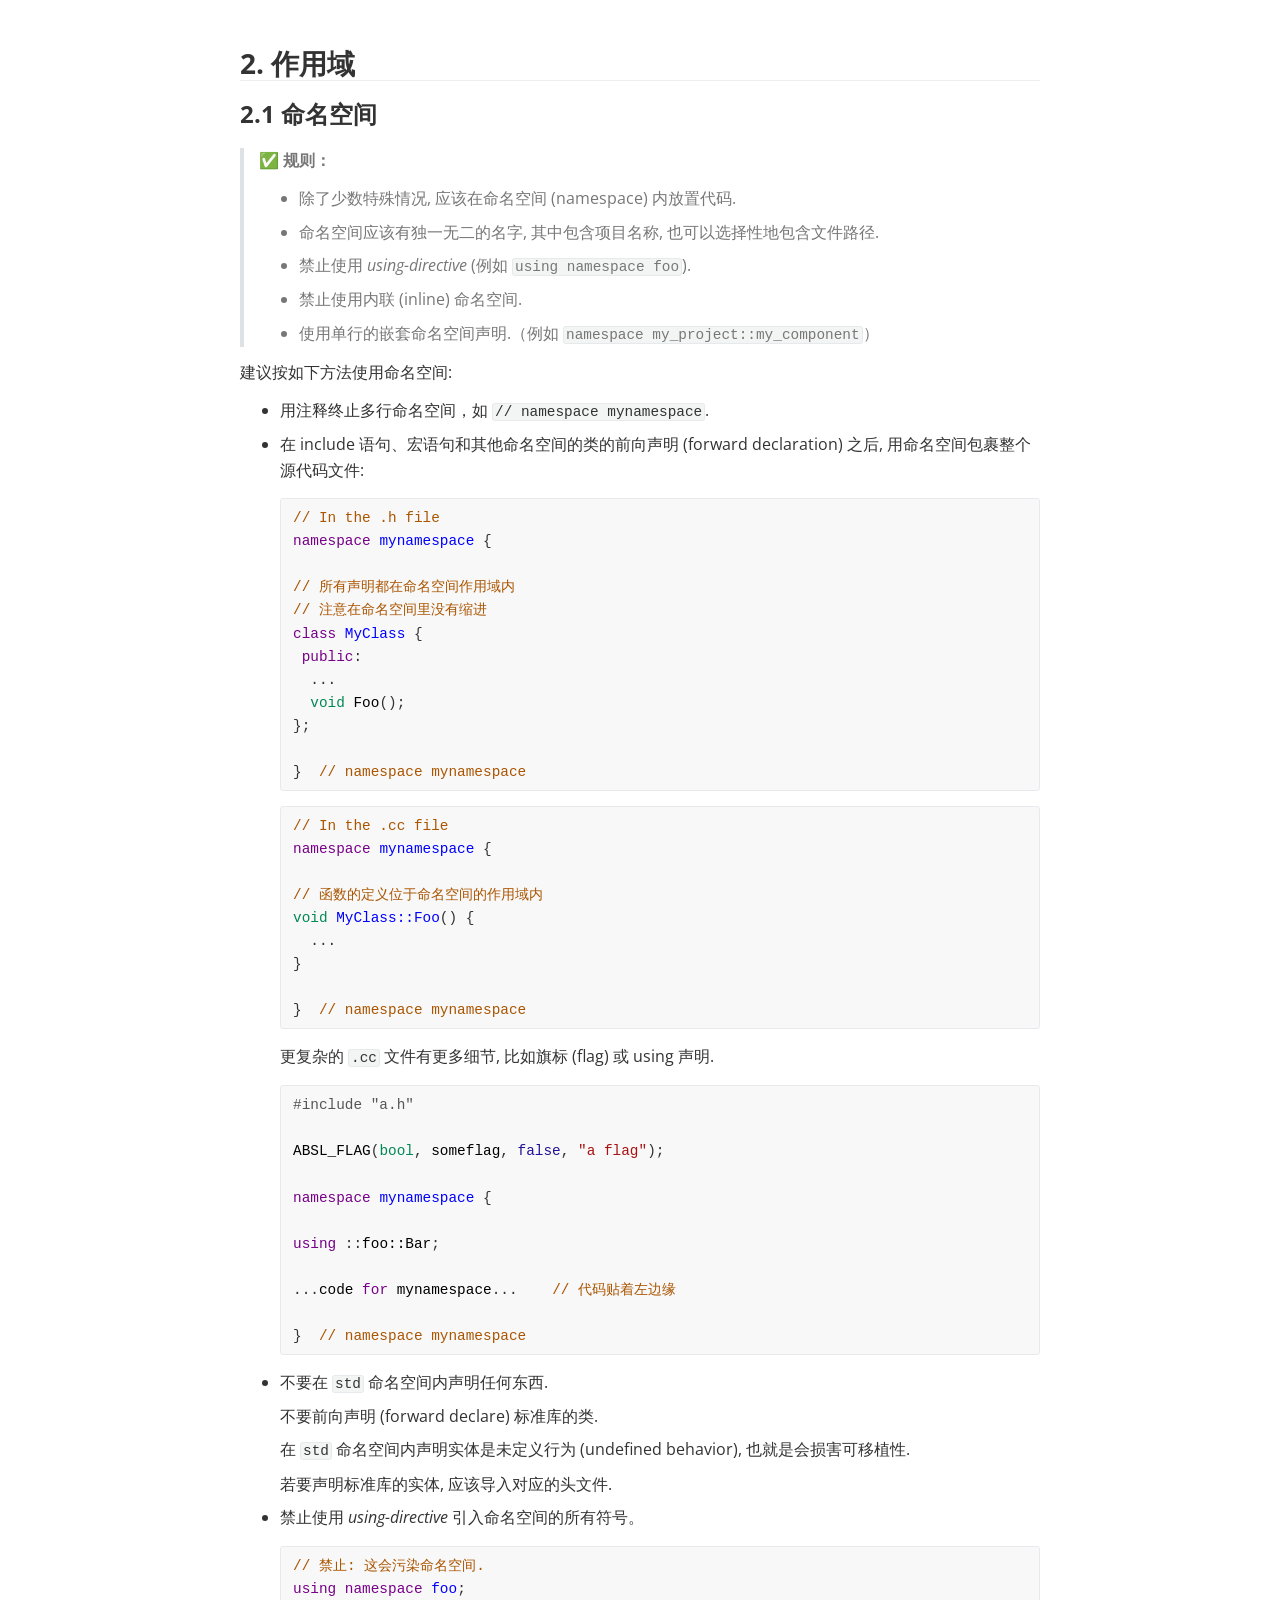
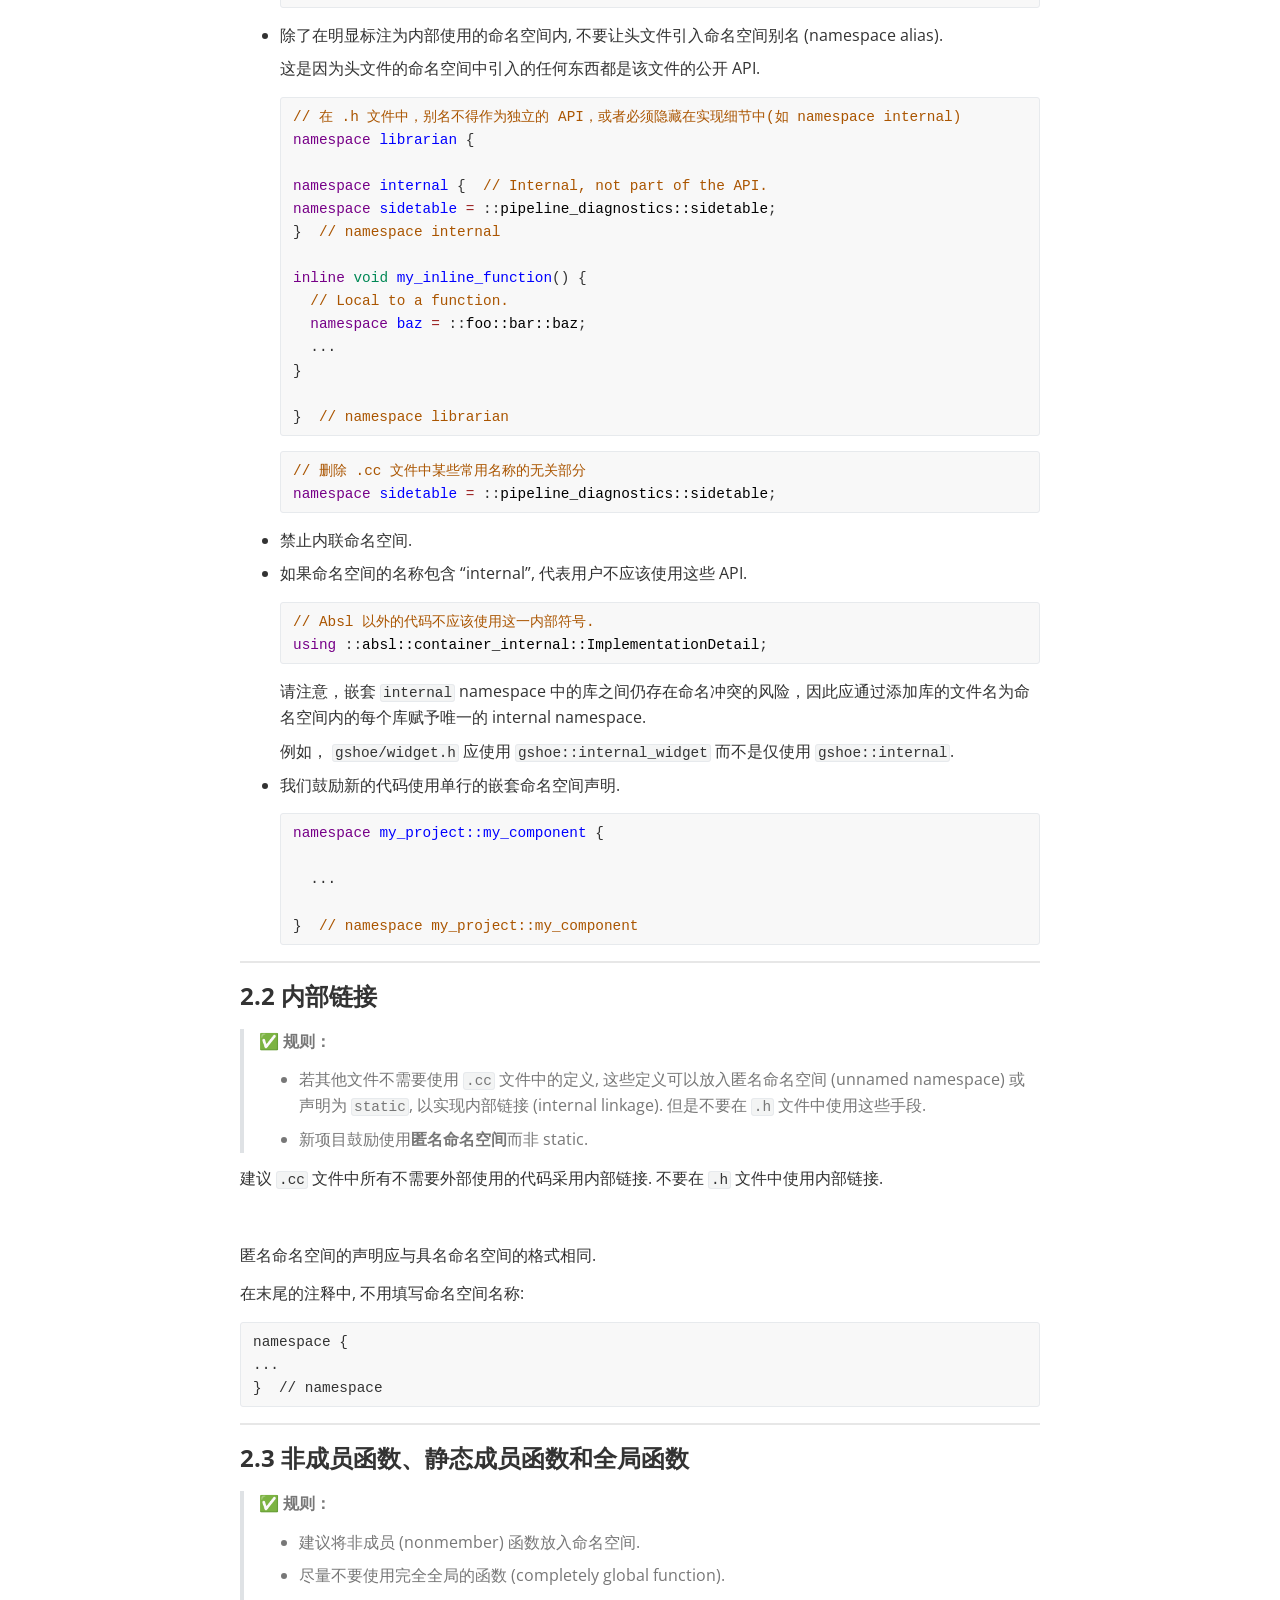
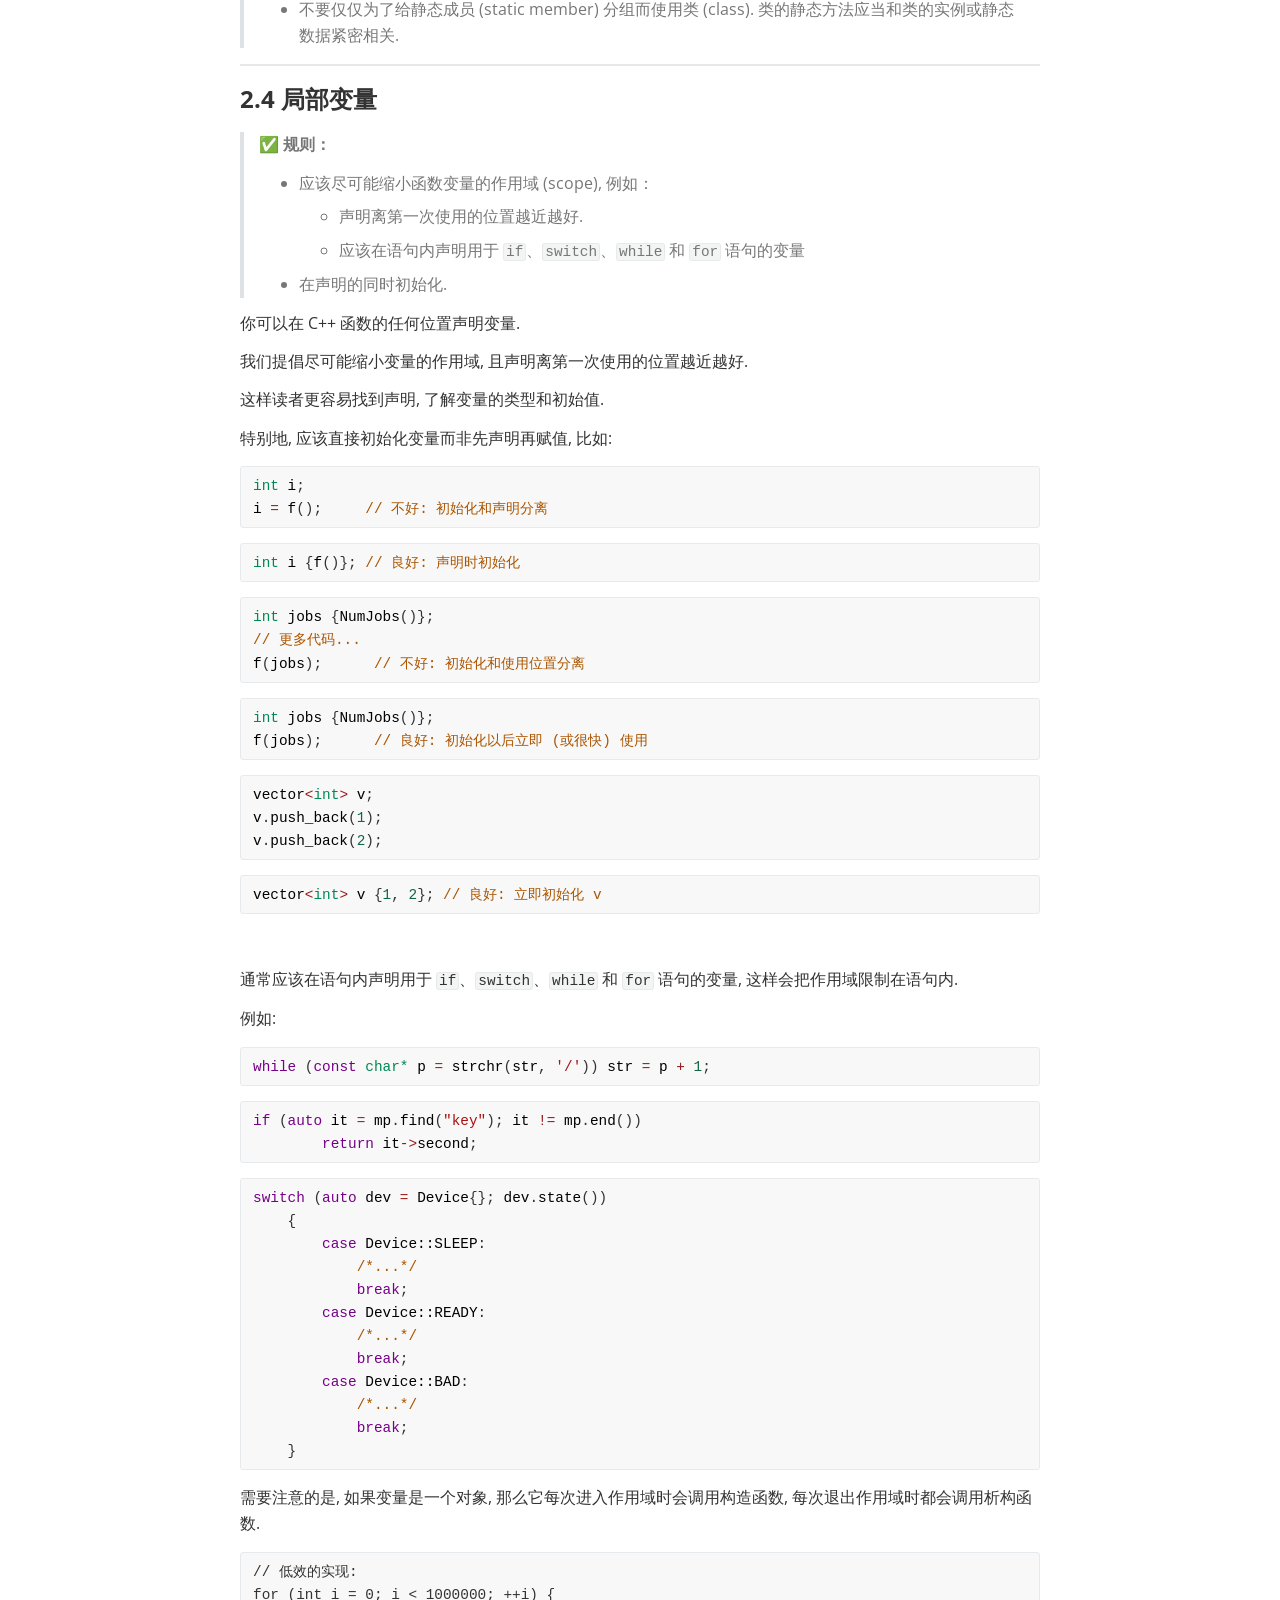
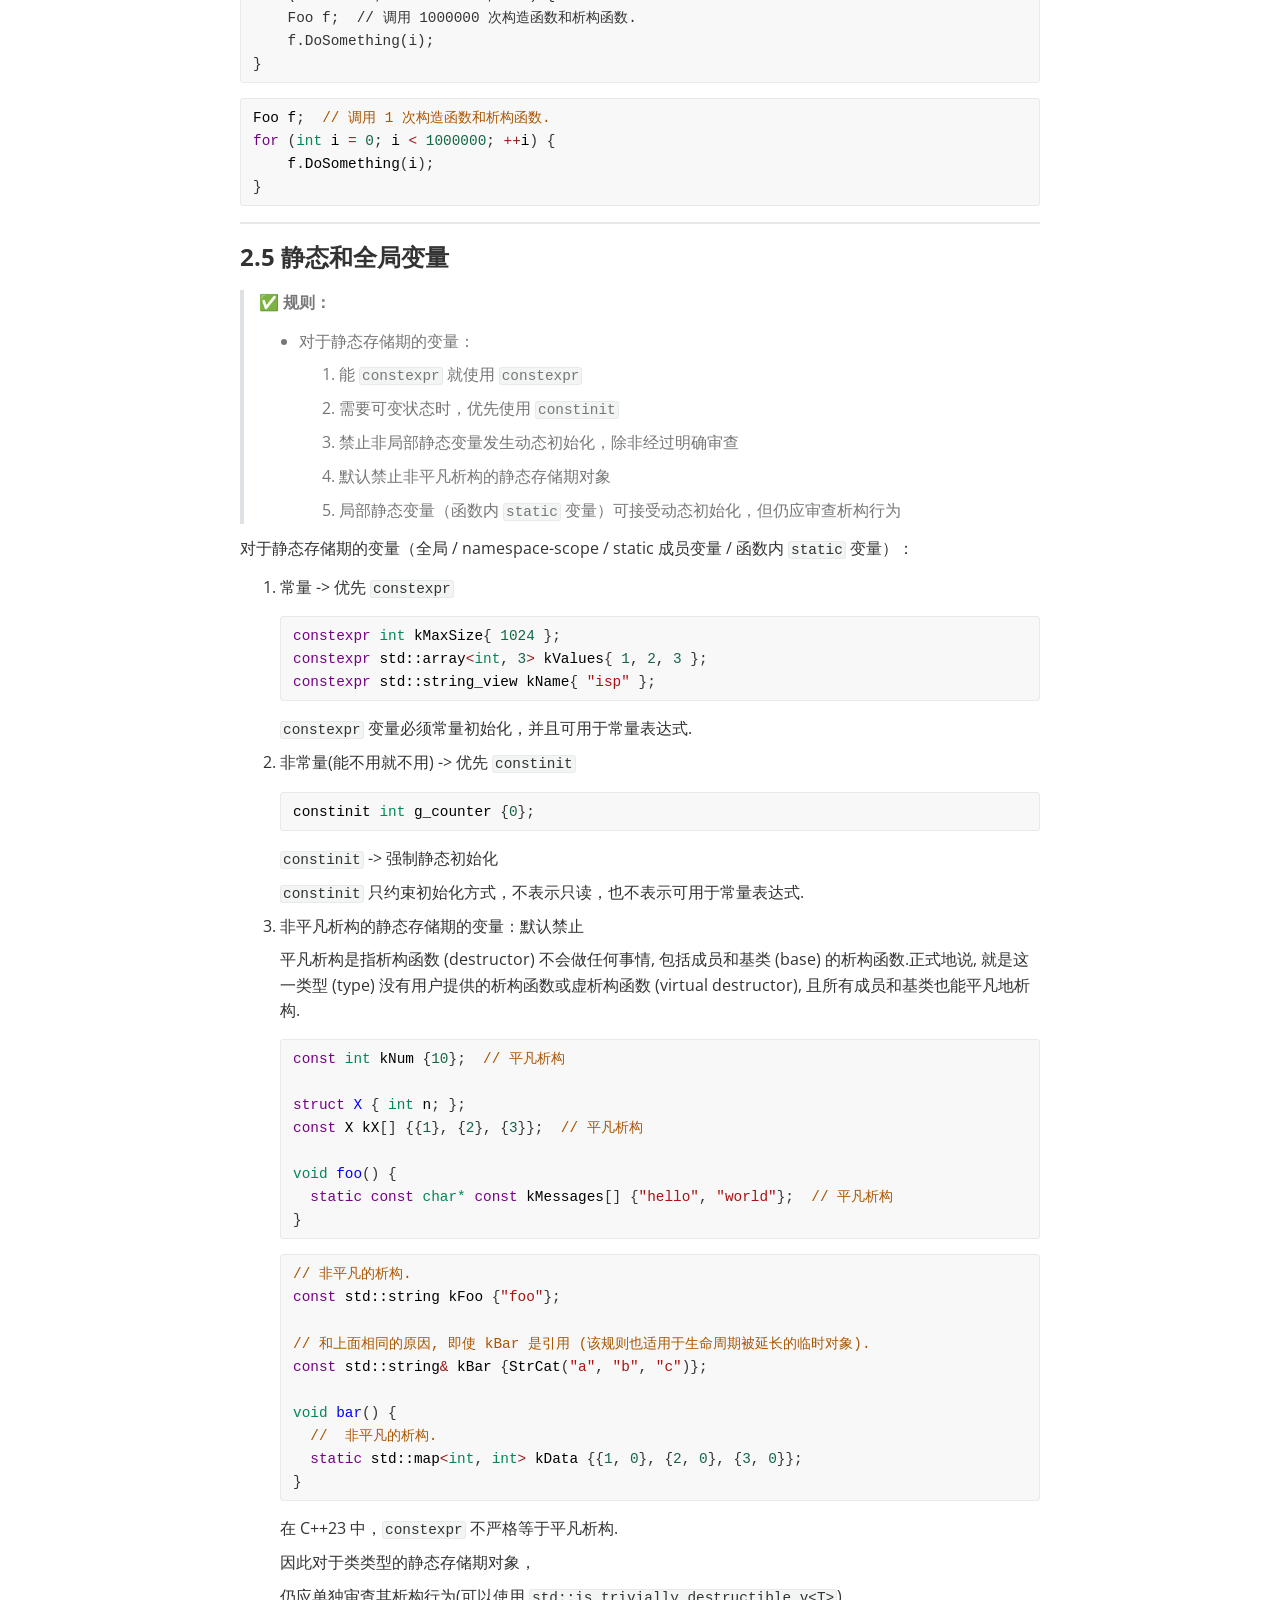
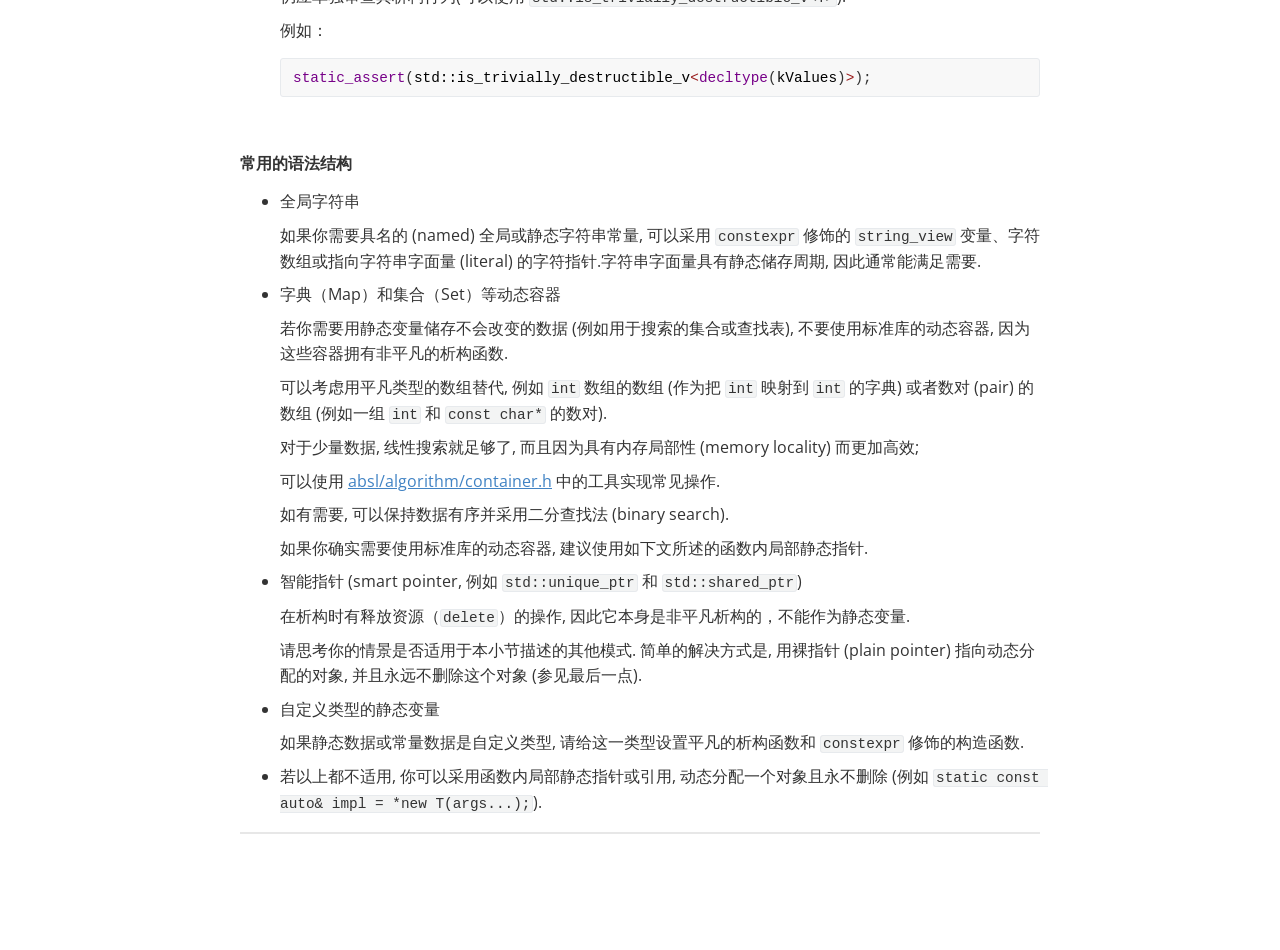
<file: references/html/2.scope.html>
<!doctype html>
<html>
<head>
<meta charset='UTF-8'><meta name='viewport' content='width=device-width initial-scale=1'><style type='text/css'>html {overflow-x: initial !important;}</style>
<style type='text/css'  id="style-base">:root { --bg-color: #ffffff; --text-color: #333333; --select-text-bg-color: #B5D6FC; --select-text-font-color: auto; --monospace: "Lucida Console",Consolas,"Courier",monospace; --title-bar-height: 20px; }
.mac-os-11 { --title-bar-height: 28px; }
html { font-size: 14px; background-color: var(--bg-color); color: var(--text-color); font-family: "Helvetica Neue", Helvetica, Arial, "Segoe UI Emoji", "SF Pro", sans-serif; -webkit-font-smoothing: antialiased; }
h1, h2, h3, h4, h5 { white-space: pre-wrap; }
body { margin: 0px; padding: 0px; height: auto; inset: 0px; font-size: 1rem; line-height: 1.42857; overflow-x: hidden; background: inherit; }
iframe { margin: auto; }
a.url { word-break: break-all; }
a:active, a:hover { outline: 0px; }
.in-text-selection, ::selection { text-shadow: none; background: var(--select-text-bg-color); color: var(--select-text-font-color); }
#write { margin: 0px auto; height: auto; width: inherit; word-break: normal; overflow-wrap: break-word; position: relative; white-space: normal; overflow-x: visible; padding-top: 36px; }
#write.first-line-indent p { text-indent: 2em; }
#write.first-line-indent li p, #write.first-line-indent p *, #write.first-line-indent svg * { text-indent: 0px; }
#write.first-line-indent li { margin-left: 2em; }
.for-image #write { padding-left: 8px; padding-right: 8px; }
body.typora-export { padding-left: 30px; padding-right: 30px; }
.typora-export .footnote-line, .typora-export li, .typora-export p { white-space: pre-wrap; }
.typora-export .task-list-item input { pointer-events: none; }
@media screen and (max-width: 500px) {
  body.typora-export { padding-left: 0px; padding-right: 0px; }
  #write { padding-left: 20px; padding-right: 20px; }
}
#write li > figure:last-child { margin-bottom: 0.5rem; }
#write ol, #write ul { position: relative; }
img { max-width: 100%; vertical-align: middle; image-orientation: from-image; }
button, input, select, textarea { color: inherit; font: inherit; }
input[type="checkbox"], input[type="radio"] { line-height: normal; padding: 0px; }
*, ::after, ::before { box-sizing: border-box; }
#write h1, #write h2, #write h3, #write h4, #write h5, #write h6, #write p, #write pre { width: inherit; position: relative; }
#write svg h1, #write svg h2, #write svg h3, #write svg h4, #write svg h5, #write svg h6, #write svg p { position: static; }
svg sub, svg sup { position: static; }
.nodeLabel p { padding-right: 2px; padding-left: 2px; }
.typora-export .nodeLabel p { padding-right: 0px; padding-left: 0px; }
foreignobject { overflow: visible; }
p { line-height: inherit; }
h1, h2, h3, h4, h5, h6 { break-after: avoid-page; break-inside: avoid; orphans: 4; }
p { orphans: 4; }
li p { orphans: 1; }
h1 { font-size: 2rem; }
h2 { font-size: 1.8rem; }
h3 { font-size: 1.6rem; }
h4 { font-size: 1.4rem; }
h5 { font-size: 1.2rem; }
h6 { font-size: 1rem; }
.md-math-block, .md-rawblock, h1, h2, h3, h4, h5, h6, p { margin-top: 1rem; margin-bottom: 1rem; }
.hidden { display: none; }
.md-blockmeta { color: rgb(204, 204, 204); font-weight: 700; font-style: italic; }
a { cursor: pointer; }
sup.md-footnote { padding: 2px 4px; background-color: rgba(238, 238, 238, 0.7); color: rgb(85, 85, 85); border-radius: 4px; cursor: pointer; }
sup.md-footnote a, sup.md-footnote a:hover { color: inherit; text-transform: inherit; text-decoration: inherit; }
#write input[type="checkbox"] { cursor: pointer; width: inherit; height: inherit; }
figure { overflow-x: auto; margin: 1.2em 0px; max-width: calc(100% + 16px); padding: 0px; }
figure > table { margin: 0px; }
thead, tr { break-inside: avoid; break-after: auto; }
thead { display: table-header-group; }
table { border-collapse: collapse; border-spacing: 0px; width: 100%; overflow: auto; break-inside: auto; text-align: left; }
table.md-table td { min-width: 32px; }
.CodeMirror-gutters { border-right: 0px; background-color: inherit; }
.CodeMirror-linenumber { user-select: none; }
.CodeMirror { text-align: left; }
.CodeMirror-placeholder { opacity: 0.3; }
.CodeMirror pre { padding: 0px 4px; }
.CodeMirror-lines { padding: 0px; }
div.hr:focus { cursor: none; }
#write pre { white-space: pre-wrap; }
#write.fences-no-line-wrapping pre { white-space: pre; }
#write pre.ty-contain-cm { white-space: normal; }
.CodeMirror-gutters { margin-right: 4px; }
.md-fences { font-size: 0.9rem; display: block; break-inside: avoid; text-align: left; overflow: visible; white-space: pre; background: inherit; position: relative !important; }
.md-fences-adv-panel { width: 100%; margin-top: 10px; text-align: center; padding-top: 0px; padding-bottom: 8px; overflow-x: auto; }
#write .md-fences.mock-cm { white-space: pre-wrap; }
.md-fences.md-fences-with-lineno { padding-left: 0px; }
#write.fences-no-line-wrapping .md-fences.mock-cm { white-space: pre; overflow-x: auto; }
.md-fences.mock-cm.md-fences-with-lineno { padding-left: 8px; }
.CodeMirror-line, twitterwidget { break-inside: avoid; }
svg { break-inside: avoid; }
.footnotes { opacity: 0.8; font-size: 0.9rem; margin-top: 1em; margin-bottom: 1em; }
.footnotes + .footnotes { margin-top: 0px; }
.md-reset { margin: 0px; padding: 0px; border: 0px; outline: 0px; vertical-align: top; background: 0px 0px; text-decoration: none; text-shadow: none; float: none; position: static; width: auto; height: auto; white-space: nowrap; cursor: inherit; -webkit-tap-highlight-color: transparent; line-height: normal; font-weight: 400; text-align: left; box-sizing: content-box; direction: ltr; }
li div { padding-top: 0px; }
blockquote { margin: 1rem 0px; }
li .mathjax-block, li p { margin: 0.5rem 0px; }
li blockquote { margin: 1rem 0px; }
li { margin: 0px; position: relative; }
blockquote > :last-child { margin-bottom: 0px; }
blockquote > :first-child, li > :first-child { margin-top: 0px; }
.footnotes-area { color: rgb(136, 136, 136); margin-top: 0.714rem; padding-bottom: 0.143rem; white-space: normal; }
#write .footnote-line { white-space: pre-wrap; }
@media print {
  body, html { border: 1px solid transparent; height: 99%; break-after: avoid; break-before: avoid; font-variant-ligatures: no-common-ligatures; }
  #write { margin-top: 0px; border-color: transparent !important; padding-top: 0px !important; padding-bottom: 0px !important; }
  .typora-export * { -webkit-print-color-adjust: exact; }
  .typora-export #write { break-after: avoid; }
  .typora-export #write::after { height: 0px; }
  .is-mac table { break-inside: avoid; }
  #write > p:nth-child(1) { margin-top: 0px; }
  .typora-export-show-outline .typora-export-sidebar { display: none; }
  figure { overflow-x: visible; }
}
.footnote-line { margin-top: 0.714em; font-size: 0.7em; }
a img, img a { cursor: pointer; }
pre.md-meta-block { font-size: 0.8rem; min-height: 0.8rem; white-space: pre-wrap; background: rgb(204, 204, 204); display: block; overflow-x: hidden; }
p > .md-image:only-child:not(.md-img-error) img, p > img:only-child { display: block; margin: auto; }
#write.first-line-indent p > .md-image:only-child:not(.md-img-error) img { left: -2em; position: relative; }
p > .md-image:only-child { display: inline-block; width: 100%; }
#write .MathJax_Display { margin: 0.8em 0px 0px; }
.md-math-block { width: 100%; }
.md-math-block:not(:empty)::after { display: none; }
.MathJax_ref { fill: currentcolor; }
[contenteditable="true"]:active, [contenteditable="true"]:focus, [contenteditable="false"]:active, [contenteditable="false"]:focus { outline: 0px; box-shadow: none; }
.md-task-list-item { position: relative; list-style-type: none; }
.task-list-item.md-task-list-item { padding-left: 0px; }
.md-task-list-item > input { position: absolute; top: 0px; left: 0px; margin-left: -1.2em; margin-top: calc(1em - 10px); border: none; }
.math { font-size: 1rem; }
.md-toc { min-height: 3.58rem; position: relative; font-size: 0.9rem; border-radius: 10px; }
.md-toc-content { position: relative; margin-left: 0px; }
.md-toc-content::after, .md-toc::after { display: none; }
.md-toc-item { display: block; color: rgb(65, 131, 196); }
.md-toc-item a { text-decoration: none; }
.md-toc-inner:hover { text-decoration: underline; }
.md-toc-inner { display: inline-block; cursor: pointer; }
.md-toc-h1 .md-toc-inner { margin-left: 0px; font-weight: 700; }
.md-toc-h2 .md-toc-inner { margin-left: 2em; }
.md-toc-h3 .md-toc-inner { margin-left: 4em; }
.md-toc-h4 .md-toc-inner { margin-left: 6em; }
.md-toc-h5 .md-toc-inner { margin-left: 8em; }
.md-toc-h6 .md-toc-inner { margin-left: 10em; }
@media screen and (max-width: 48em) {
  .md-toc-h3 .md-toc-inner { margin-left: 3.5em; }
  .md-toc-h4 .md-toc-inner { margin-left: 5em; }
  .md-toc-h5 .md-toc-inner { margin-left: 6.5em; }
  .md-toc-h6 .md-toc-inner { margin-left: 8em; }
}
a.md-toc-inner { font-size: inherit; font-style: inherit; font-weight: inherit; line-height: inherit; }
.footnote-line a:not(.reversefootnote) { color: inherit; }
.reversefootnote { font-family: ui-monospace, sans-serif; }
.md-attr { display: none; }
.md-fn-count::after { content: "."; }
code, pre, samp, tt { font-family: var(--monospace); }
kbd { margin: 0px 0.1em; padding: 0.1em 0.6em; font-size: 0.8em; color: rgb(36, 39, 41); background: rgb(255, 255, 255); border: 1px solid rgb(173, 179, 185); border-radius: 3px; box-shadow: rgba(12, 13, 14, 0.2) 0px 1px 0px, rgb(255, 255, 255) 0px 0px 0px 2px inset; white-space: nowrap; vertical-align: middle; }
.md-comment { color: rgb(162, 127, 3); opacity: 0.6; font-family: var(--monospace); }
code { text-align: left; vertical-align: initial; }
a.md-print-anchor { white-space: pre !important; border-width: initial !important; border-style: none !important; border-color: initial !important; display: inline-block !important; position: absolute !important; width: 1px !important; right: 0px !important; outline: 0px !important; background: 0px 0px !important; text-decoration: initial !important; text-shadow: initial !important; }
.os-windows.monocolor-emoji .md-emoji { font-family: "Segoe UI Symbol", sans-serif; }
.md-diagram-panel > svg { max-width: 100%; }
[lang="flow"] svg, [lang="mermaid"] svg { max-width: 100%; height: auto; }
[lang="mermaid"] .node text { font-size: 1rem; }
table tr th { border-bottom: 0px; }
video { max-width: 100%; display: block; margin: 0px auto; }
iframe { max-width: 100%; width: 100%; border: none; }
.highlight td, .highlight tr { border: 0px; }
mark { background: rgb(255, 255, 0); color: rgb(0, 0, 0); }
.md-html-inline .md-plain, .md-html-inline strong, mark .md-inline-math, mark strong { color: inherit; }
.md-expand mark .md-meta { opacity: 0.3 !important; }
mark .md-meta { color: rgb(0, 0, 0); }
@media print {
  .typora-export h1, .typora-export h2, .typora-export h3, .typora-export h4, .typora-export h5, .typora-export h6 { break-inside: avoid; }
}
.md-diagram-panel .messageText { stroke: none !important; }
.md-diagram-panel .start-state { fill: var(--node-fill); }
.md-diagram-panel .edgeLabel rect { opacity: 1 !important; }
.md-fences.md-fences-math { font-size: 1em; }
.md-fences-advanced:not(.md-focus) { padding: 0px; white-space: nowrap; border: 0px; }
.md-fences-advanced:not(.md-focus) { background: inherit; }
.mermaid-svg { margin: auto; }
.typora-export-show-outline .typora-export-content { max-width: 1440px; margin: auto; display: flex; flex-direction: row; }
.typora-export-sidebar { width: 300px; font-size: 0.8rem; margin-top: 80px; margin-right: 18px; }
.typora-export-show-outline #write { --webkit-flex: 2; flex: 2 1 0%; }
.typora-export-sidebar .outline-content { position: fixed; top: 0px; max-height: 100%; overflow: hidden auto; padding-bottom: 30px; padding-top: 60px; width: 300px; }
@media screen and (max-width: 1024px) {
  .typora-export-sidebar, .typora-export-sidebar .outline-content { width: 240px; }
}
@media screen and (max-width: 800px) {
  .typora-export-sidebar { display: none; }
}
.outline-content li, .outline-content ul { margin-left: 0px; margin-right: 0px; padding-left: 0px; padding-right: 0px; list-style: none; overflow-wrap: anywhere; }
.outline-content ul { margin-top: 0px; margin-bottom: 0px; }
.outline-content strong { font-weight: 400; }
.outline-expander { width: 1rem; height: 1.42857rem; position: relative; display: table-cell; vertical-align: middle; cursor: pointer; padding-left: 4px; }
.outline-expander::before { content: ""; position: relative; font-family: Ionicons; display: inline-block; font-size: 8px; vertical-align: middle; }
.outline-item { padding-top: 3px; padding-bottom: 3px; cursor: pointer; }
.outline-expander:hover::before { content: ""; }
.outline-h1 > .outline-item { padding-left: 0px; }
.outline-h2 > .outline-item { padding-left: 1em; }
.outline-h3 > .outline-item { padding-left: 2em; }
.outline-h4 > .outline-item { padding-left: 3em; }
.outline-h5 > .outline-item { padding-left: 4em; }
.outline-h6 > .outline-item { padding-left: 5em; }
.outline-label { cursor: pointer; display: table-cell; vertical-align: middle; text-decoration: none; color: inherit; }
.outline-label:hover { text-decoration: underline; }
.outline-item:hover { border-color: rgb(245, 245, 245); background-color: var(--item-hover-bg-color); }
.outline-item:hover { margin-left: -28px; margin-right: -28px; border-left: 28px solid transparent; border-right: 28px solid transparent; }
.outline-item-single .outline-expander::before, .outline-item-single .outline-expander:hover::before { display: none; }
.outline-item-open > .outline-item > .outline-expander::before { content: ""; }
.outline-children { display: none; }
.info-panel-tab-wrapper { display: none; }
.outline-item-open > .outline-children { display: block; }
.typora-export .outline-item { padding-top: 1px; padding-bottom: 1px; }
.typora-export .outline-item:hover { margin-right: -8px; border-right: 8px solid transparent; }
.typora-export .outline-expander::before { content: "+"; font-family: inherit; top: -1px; }
.typora-export .outline-expander:hover::before, .typora-export .outline-item-open > .outline-item > .outline-expander::before { content: "−"; }
.typora-export-collapse-outline .outline-children { display: none; }
.typora-export-collapse-outline .outline-item-open > .outline-children, .typora-export-no-collapse-outline .outline-children { display: block; }
.typora-export-no-collapse-outline .outline-expander::before { content: "" !important; }
.typora-export-show-outline .outline-item-active > .outline-item .outline-label { font-weight: 700; }
.md-inline-math-container mjx-container { zoom: 0.95; }
mjx-container { break-inside: avoid; }
.md-alert.md-alert-note { border-left-color: rgb(9, 105, 218); }
.md-alert.md-alert-important { border-left-color: rgb(130, 80, 223); }
.md-alert.md-alert-warning { border-left-color: rgb(154, 103, 0); }
.md-alert.md-alert-tip { border-left-color: rgb(31, 136, 61); }
.md-alert.md-alert-caution { border-left-color: rgb(207, 34, 46); }
.md-alert { padding: 0px 1em; margin-bottom: 16px; color: inherit; border-left: 0.25em solid rgb(0, 0, 0); }
.md-alert-text-note { color: rgb(9, 105, 218); }
.md-alert-text-important { color: rgb(130, 80, 223); }
.md-alert-text-warning { color: rgb(154, 103, 0); }
.md-alert-text-tip { color: rgb(31, 136, 61); }
.md-alert-text-caution { color: rgb(207, 34, 46); }
.md-alert-text { font-size: 0.9rem; font-weight: 700; }
.md-alert-text svg { fill: currentcolor; position: relative; top: 0.125em; margin-right: 1ch; overflow: visible; }
.md-alert-text-container::after { content: attr(data-text); text-transform: capitalize; pointer-events: none; margin-right: 1ch; }

</style>
<style type='text/css'  id="style-codemirror">.CodeMirror { height: auto; }
.CodeMirror.cm-s-inner { background: inherit; }
.CodeMirror-scroll { overflow: auto hidden; z-index: 3; }
.CodeMirror-gutter-filler, .CodeMirror-scrollbar-filler { background-color: rgb(255, 255, 255); }
.CodeMirror-gutters { border-right: 1px solid rgb(221, 221, 221); background: inherit; white-space: nowrap; }
.CodeMirror-linenumber { padding: 0px 3px 0px 5px; text-align: right; color: rgb(153, 153, 153); }
.cm-s-inner .cm-keyword { color: rgb(119, 0, 136); }
.cm-s-inner .cm-atom, .cm-s-inner.cm-atom { color: rgb(34, 17, 153); }
.cm-s-inner .cm-number { color: rgb(17, 102, 68); }
.cm-s-inner .cm-def { color: rgb(0, 0, 255); }
.cm-s-inner .cm-variable { color: rgb(0, 0, 0); }
.cm-s-inner .cm-variable-2 { color: rgb(0, 85, 170); }
.cm-s-inner .cm-variable-3 { color: rgb(0, 136, 85); }
.cm-s-inner .cm-string { color: rgb(170, 17, 17); }
.cm-s-inner .cm-property { color: rgb(0, 0, 0); }
.cm-s-inner .cm-operator { color: rgb(152, 26, 26); }
.cm-s-inner .cm-comment, .cm-s-inner.cm-comment { color: rgb(170, 85, 0); }
.cm-s-inner .cm-string-2 { color: rgb(255, 85, 0); }
.cm-s-inner .cm-meta { color: rgb(85, 85, 85); }
.cm-s-inner .cm-qualifier { color: rgb(85, 85, 85); }
.cm-s-inner .cm-builtin { color: rgb(51, 0, 170); }
.cm-s-inner .cm-bracket { color: rgb(153, 153, 119); }
.cm-s-inner .cm-tag { color: rgb(17, 119, 0); }
.cm-s-inner .cm-attribute { color: rgb(0, 0, 204); }
.cm-s-inner .cm-header, .cm-s-inner.cm-header { color: rgb(0, 0, 255); }
.cm-s-inner .cm-quote, .cm-s-inner.cm-quote { color: rgb(0, 153, 0); }
.cm-s-inner .cm-hr, .cm-s-inner.cm-hr { color: rgb(153, 153, 153); }
.cm-s-inner .cm-link, .cm-s-inner.cm-link { color: rgb(0, 0, 204); }
.cm-negative { color: rgb(221, 68, 68); }
.cm-positive { color: rgb(34, 153, 34); }
.cm-header, .cm-strong { font-weight: 700; }
.cm-del { text-decoration: line-through; }
.cm-em { font-style: italic; }
.cm-link { text-decoration: underline; }
.cm-error { color: red; }
.cm-invalidchar { color: red; }
.cm-constant { color: rgb(38, 139, 210); }
.cm-defined { color: rgb(181, 137, 0); }
div.CodeMirror span.CodeMirror-matchingbracket { color: rgb(0, 255, 0); }
div.CodeMirror span.CodeMirror-nonmatchingbracket { color: rgb(255, 34, 34); }
.cm-s-inner .CodeMirror-activeline-background { background: inherit; }
.CodeMirror { position: relative; overflow: hidden; }
.CodeMirror-scroll { height: 100%; outline: 0px; position: relative; box-sizing: content-box; background: inherit; }
.CodeMirror-sizer { position: relative; }
.CodeMirror-gutter-filler, .CodeMirror-hscrollbar, .CodeMirror-scrollbar-filler, .CodeMirror-vscrollbar { position: absolute; z-index: 6; display: none; outline: 0px; }
.CodeMirror-vscrollbar { right: 0px; top: 0px; overflow: hidden; }
.CodeMirror-hscrollbar { bottom: 0px; left: 0px; overflow: auto hidden; }
.CodeMirror-scrollbar-filler { right: 0px; bottom: 0px; }
.CodeMirror-gutter-filler { left: 0px; bottom: 0px; }
.CodeMirror-gutters { position: absolute; left: 0px; top: 0px; padding-bottom: 10px; z-index: 3; overflow-y: hidden; }
.CodeMirror-gutter { white-space: normal; height: 100%; box-sizing: content-box; padding-bottom: 30px; margin-bottom: -32px; display: inline-block; }
.CodeMirror-gutter-wrapper { position: absolute; z-index: 4; background: 0px 0px !important; border: none !important; }
.CodeMirror-gutter-background { position: absolute; top: 0px; bottom: 0px; z-index: 4; }
.CodeMirror-gutter-elt { position: absolute; cursor: default; z-index: 4; }
.CodeMirror-lines { cursor: text; }
.CodeMirror pre { border-radius: 0px; border-width: 0px; background: 0px 0px; font-family: inherit; font-size: inherit; margin: 0px; white-space: pre; overflow-wrap: normal; color: inherit; z-index: 2; position: relative; overflow: visible; }
.CodeMirror-wrap pre { overflow-wrap: break-word; white-space: pre-wrap; word-break: normal; }
.CodeMirror-code pre { border-right: 30px solid transparent; width: fit-content; }
.CodeMirror-wrap .CodeMirror-code pre { border-right: none; width: auto; }
.CodeMirror-linebackground { position: absolute; inset: 0px; z-index: 0; }
.CodeMirror-linewidget { position: relative; z-index: 2; overflow: auto; }
.CodeMirror-wrap .CodeMirror-scroll { overflow-x: hidden; }
.CodeMirror-measure { position: absolute; width: 100%; height: 0px; overflow: hidden; visibility: hidden; }
.CodeMirror-measure pre { position: static; }
.CodeMirror div.CodeMirror-cursor { position: absolute; visibility: hidden; border-right: none; width: 0px; }
.CodeMirror div.CodeMirror-cursor { visibility: hidden; }
.CodeMirror-focused div.CodeMirror-cursor { visibility: inherit; }
.cm-searching { background: rgba(255, 255, 0, 0.4); }
span.cm-underlined { text-decoration: underline; }
span.cm-strikethrough { text-decoration: line-through; }
.cm-tw-syntaxerror { color: rgb(255, 255, 255); background-color: rgb(153, 0, 0); }
.cm-tw-deleted { text-decoration: line-through; }
.cm-tw-header5 { font-weight: 700; }
.cm-tw-listitem:first-child { padding-left: 10px; }
.cm-tw-box { border-style: solid; border-right-width: 1px; border-bottom-width: 1px; border-left-width: 1px; border-color: inherit; border-top-width: 0px !important; }
.cm-tw-underline { text-decoration: underline; }
@media print {
  .CodeMirror div.CodeMirror-cursor { visibility: hidden; }
}

</style>
<link rel='stylesheet' href='https://fonts.googleapis.com/css?family=Open+Sans:400italic,700italic,700,400&amp;subset=latin,latin-ext' type='text/css' />
<style type='text/css'  id="style-theme_css">:root {
    --side-bar-bg-color: #fafafa;
    --control-text-color: #777;
}

@include-when-export url(https://fonts.googleapis.com/css?family=Open+Sans:400italic,700italic,700,400&subset=latin,latin-ext);

/* open-sans-regular - latin-ext_latin */
/* open-sans-italic - latin-ext_latin */
/* open-sans-700 - latin-ext_latin */
/* open-sans-700italic - latin-ext_latin */
html {
    font-size: 16px;
    -webkit-font-smoothing: antialiased;
}

body {
    font-family: 'Fira Regular', "Open Sans", "Clear Sans", "Helvetica Neue", Helvetica, Arial, 'Segoe UI Emoji', 'SF Pro', sans-serif;
    color: rgb(51, 51, 51);
    line-height: 1.6;
}

#write {
    max-width: 860px;
    margin: 0 auto;
    padding: 30px;
    padding-bottom: 100px;
}

@media only screen and (min-width: 1400px) {
    #write {
        max-width: 1024px;
    }
}

@media only screen and (min-width: 1800px) {
    #write {
        max-width: 1200px;
    }
}

#write>ul:first-child,
#write>ol:first-child {
    margin-top: 30px;
}

a {
    color: #4183C4;
}

h1,
h2,
h3,
h4,
h5,
h6 {
    position: relative;
    margin-top: 1rem;
    margin-bottom: 1rem;
    font-weight: bold;
    line-height: 1.4;
    cursor: text;
}

h1:hover a.anchor,
h2:hover a.anchor,
h3:hover a.anchor,
h4:hover a.anchor,
h5:hover a.anchor,
h6:hover a.anchor {
    text-decoration: none;
}

h1 tt,
h1 code {
    font-size: inherit;
}

h2 tt,
h2 code {
    font-size: inherit;
}

h3 tt,
h3 code {
    font-size: inherit;
}

h4 tt,
h4 code {
    font-size: inherit;
}

h5 tt,
h5 code {
    font-size: inherit;
}

h6 tt,
h6 code {
    font-size: inherit;
}

h1 {
    font-size: 2.25em;
    line-height: 1.2;
    border-bottom: 1px solid #eee;
}

h2 {
    font-size: 1.75em;
    line-height: 1.225;
    border-bottom: 1px solid #eee;
}

/*@media print {
    .typora-export h1,
    .typora-export h2 {
        border-bottom: none;
        padding-bottom: initial;
    }

    .typora-export h1::after,
    .typora-export h2::after {
        content: "";
        display: block;
        height: 100px;
        margin-top: -96px;
        border-top: 1px solid #eee;
    }
}*/

h3 {
    font-size: 1.5em;
    line-height: 1.43;
}

h4 {
    font-size: 1.25em;
}

h5 {
    font-size: 1em;
}

h6 {
    font-size: 1em;
    color: #777;
}

p,
blockquote,
ul,
ol,
dl,
table {
    margin: 0.8em 0;
}

li>ol,
li>ul {
    margin: 0 0;
}

hr {
    height: 2px;
    padding: 0;
    margin: 16px 0;
    background-color: #e7e7e7;
    border: 0 none;
    overflow: hidden;
    box-sizing: content-box;
}

li p.first {
    display: inline-block;
}

ul,
ol {
    padding-left: 30px;
}

ul:first-child,
ol:first-child {
    margin-top: 0;
}

ul:last-child,
ol:last-child {
    margin-bottom: 0;
}

blockquote {
    border-left: 4px solid #dfe2e5;
    padding: 0 15px;
    color: #777777;
}

blockquote blockquote {
    padding-right: 0;
}

table {
    padding: 0;
    word-break: initial;
}

table tr {
    border: 1px solid #dfe2e5;
    margin: 0;
    padding: 0;
}

table tr:nth-child(2n),
thead {
    background-color: #f8f8f8;
}

table th {
    font-weight: bold;
    border: 1px solid #dfe2e5;
    border-bottom: 0;
    margin: 0;
    padding: 6px 13px;
}

table td {
    border: 1px solid #dfe2e5;
    margin: 0;
    padding: 6px 13px;
}

table th:first-child,
table td:first-child {
    margin-top: 0;
}

table th:last-child,
table td:last-child {
    margin-bottom: 0;
}

.CodeMirror-lines {
    padding-left: 4px;
}

.code-tooltip {
    box-shadow: 0 1px 1px 0 rgba(0, 28, 36, .3);
    border-top: 1px solid #eef2f2;
}

.md-fences,
code,
tt {
    border: 1px solid #e7eaed;
    background-color: #f8f8f8;
    border-radius: 3px;
    padding: 0;
    padding: 2px 4px 0px 4px;
    font-size: 0.9em;
}

code {
    background-color: #f3f4f4;
    padding: 0 2px 0 2px;
}

.md-fences {
    margin-bottom: 15px;
    margin-top: 15px;
    padding-top: 8px;
    padding-bottom: 6px;
}


.md-task-list-item>input {
    margin-left: -1.3em;
}

@media print {
    html {
        font-size: 13px;
    }

    pre {
        page-break-inside: avoid;
        word-wrap: break-word;
    }
}

.md-fences {
    background-color: #f8f8f8;
}

#write pre.md-meta-block {
    padding: 1rem;
    font-size: 85%;
    line-height: 1.45;
    background-color: #f7f7f7;
    border: 0;
    border-radius: 3px;
    color: #777777;
    margin-top: 0 !important;
}

.mathjax-block>.code-tooltip {
    bottom: .375rem;
}

.md-mathjax-midline {
    background: #fafafa;
}

#write>h3.md-focus:before {
    left: -1.5625rem;
    top: .375rem;
}

#write>h4.md-focus:before {
    left: -1.5625rem;
    top: .285714286rem;
}

#write>h5.md-focus:before {
    left: -1.5625rem;
    top: .285714286rem;
}

#write>h6.md-focus:before {
    left: -1.5625rem;
    top: .285714286rem;
}

.md-image>.md-meta {
    /*border: 1px solid #ddd;*/
    border-radius: 3px;
    padding: 2px 0px 0px 4px;
    font-size: 0.9em;
    color: inherit;
}

.md-tag {
    color: #a7a7a7;
    opacity: 1;
}

.md-toc {
    margin-top: 20px;
    padding-bottom: 20px;
}

.sidebar-tabs {
    border-bottom: none;
}

#typora-quick-open {
    border: 1px solid #ddd;
    background-color: #f8f8f8;
}

#typora-quick-open-item {
    background-color: #FAFAFA;
    border-color: #FEFEFE #e5e5e5 #e5e5e5 #eee;
    border-style: solid;
    border-width: 1px;
}

/** focus mode */
.on-focus-mode blockquote {
    border-left-color: rgba(85, 85, 85, 0.12);
}

header,
.context-menu,
.megamenu-content,
footer {
    font-family: "Segoe UI", "Arial", sans-serif;
}

.file-node-content:hover .file-node-icon,
.file-node-content:hover .file-node-open-state {
    visibility: visible;
}

.mac-seamless-mode #typora-sidebar {
    background-color: #fafafa;
    background-color: var(--side-bar-bg-color);
}

.mac-os #write {
    caret-color: AccentColor;
}

.md-lang {
    color: #b4654d;
}

/*.html-for-mac {
    --item-hover-bg-color: #E6F0FE;
}*/

#md-notification .btn {
    border: 0;
}

.dropdown-menu .divider {
    border-color: #e5e5e5;
    opacity: 0.4;
}

.ty-preferences .window-content {
    background-color: #fafafa;
}

.ty-preferences .nav-group-item.active {
    color: white;
    background: #999;
}

.menu-item-container a.menu-style-btn {
    background-color: #f5f8fa;
    background-image: linear-gradient(180deg, hsla(0, 0%, 100%, 0.8), hsla(0, 0%, 100%, 0));
}</style>
<style type='text/css'  id="style-lp">ol, ul {padding-left: 40px}</style>

<title>2.scope</title>
</head>
<body class='typora-export os-windows'><div class='typora-export-content'>
<div id='write'  class=''><h2 id='2-作用域'><span>2. 作用域</span></h2><h3 id='21-命名空间'><span>2.1 命名空间</span></h3><blockquote><p><strong><span>✅ 规则：</span></strong></p><ul><li><p><span>除了少数特殊情况, 应该在命名空间 (namespace) 内放置代码. </span></p></li><li><p><span>命名空间应该有独一无二的名字, 其中包含项目名称, 也可以选择性地包含文件路径. </span></p></li><li><p><span>禁止使用 </span><em><span>using-directive</span></em><span> (例如 </span><code>using namespace foo</code><span>). </span></p></li><li><p><span>禁止使用内联 (inline) 命名空间. </span></p></li><li><p><span>使用单行的嵌套命名空间声明.（例如 </span><code>namespace my_project::my_component</code><span>）</span></p></li></ul></blockquote><p><span>建议按如下方法使用命名空间:</span></p><ul><li><p><span>用注释终止多行命名空间，如 </span><code>// namespace mynamespace</code><span>.</span></p></li><li><p><span>在 include 语句、宏语句和其他命名空间的类的前向声明 (forward declaration) 之后, 用命名空间包裹整个源代码文件:</span></p><pre class="md-fences md-end-block ty-contain-cm modeLoaded" spellcheck="false" lang="cpp"><div class="CodeMirror cm-s-inner cm-s-null-scroll CodeMirror-wrap" lang="cpp"><div style="overflow: hidden; position: relative; width: 3px; height: 0px; top: 9.51982px; left: 7.99335px;"><textarea autocorrect="off" autocapitalize="off" spellcheck="false" tabindex="0" style="position: absolute; bottom: -1em; padding: 0px; width: 1000px; height: 1em; outline: none;"></textarea></div><div class="CodeMirror-scrollbar-filler" cm-not-content="true"></div><div class="CodeMirror-gutter-filler" cm-not-content="true"></div><div class="CodeMirror-scroll" tabindex="-1"><div class="CodeMirror-sizer" style="margin-left: 0px; margin-bottom: 0px; border-right-width: 0px; padding-right: 0px; padding-bottom: 0px;"><div style="position: relative; top: 0px;"><div class="CodeMirror-lines" role="presentation"><div role="presentation" style="position: relative; outline: none;"><div class="CodeMirror-measure"><span><span>​</span>x</span></div><div class="CodeMirror-measure"></div><div style="position: relative; z-index: 1;"></div><div class="CodeMirror-code" role="presentation" style=""><div class="CodeMirror-activeline" style="position: relative;"><div class="CodeMirror-activeline-background CodeMirror-linebackground"></div><div class="CodeMirror-gutter-background CodeMirror-activeline-gutter" style="left: 0px; width: 0px;"></div><pre class=" CodeMirror-line " role="presentation"><span role="presentation" style="padding-right: 0.1px;"><span class="cm-comment">// In the .h file</span></span></pre></div><pre class=" CodeMirror-line " role="presentation"><span role="presentation" style="padding-right: 0.1px;"><span class="cm-keyword">namespace</span> <span class="cm-def">mynamespace</span> {</span></pre><pre class=" CodeMirror-line " role="presentation"><span role="presentation" style="padding-right: 0.1px;"><span cm-text="" cm-zwsp="">
</span></span></pre><pre class=" CodeMirror-line " role="presentation"><span role="presentation" style="padding-right: 0.1px;"><span class="cm-comment">// 所有声明都在命名空间作用域内</span></span></pre><pre class=" CodeMirror-line " role="presentation"><span role="presentation" style="padding-right: 0.1px;"><span class="cm-comment">// 注意在命名空间里没有缩进</span></span></pre><pre class=" CodeMirror-line " role="presentation"><span role="presentation" style="padding-right: 0.1px;"><span class="cm-keyword">class</span> <span class="cm-def">MyClass</span> {</span></pre><pre class=" CodeMirror-line " role="presentation"><span role="presentation" style="padding-right: 0.1px;"> <span class="cm-keyword">public</span>:</span></pre><pre class=" CodeMirror-line " role="presentation"><span role="presentation" style="padding-right: 0.1px;">  ...</span></pre><pre class=" CodeMirror-line " role="presentation"><span role="presentation" style="padding-right: 0.1px;"> &nbsp;<span class="cm-variable-3">void</span> <span class="cm-variable">Foo</span>();</span></pre><pre class=" CodeMirror-line " role="presentation"><span role="presentation" style="padding-right: 0.1px;">};</span></pre><pre class=" CodeMirror-line " role="presentation"><span role="presentation" style="padding-right: 0.1px;"><span cm-text="" cm-zwsp="">
</span></span></pre><pre class=" CodeMirror-line " role="presentation"><span role="presentation" style="padding-right: 0.1px;">} &nbsp;<span class="cm-comment">// namespace mynamespace</span></span></pre></div></div></div></div></div><div style="position: absolute; height: 0px; width: 1px; border-bottom: 0px solid transparent; top: 276px;"></div><div class="CodeMirror-gutters" style="display: none; height: 276px;"></div></div></div></pre><pre class="md-fences md-end-block ty-contain-cm modeLoaded" spellcheck="false" lang="cpp"><div class="CodeMirror cm-s-inner cm-s-null-scroll CodeMirror-wrap" lang="cpp"><div style="overflow: hidden; position: relative; width: 3px; height: 0px; top: 9.51982px; left: 7.99335px;"><textarea autocorrect="off" autocapitalize="off" spellcheck="false" tabindex="0" style="position: absolute; bottom: -1em; padding: 0px; width: 1000px; height: 1em; outline: none;"></textarea></div><div class="CodeMirror-scrollbar-filler" cm-not-content="true"></div><div class="CodeMirror-gutter-filler" cm-not-content="true"></div><div class="CodeMirror-scroll" tabindex="-1"><div class="CodeMirror-sizer" style="margin-left: 0px; margin-bottom: 0px; border-right-width: 0px; padding-right: 0px; padding-bottom: 0px;"><div style="position: relative; top: 0px;"><div class="CodeMirror-lines" role="presentation"><div role="presentation" style="position: relative; outline: none;"><div class="CodeMirror-measure"><pre><span>xxxxxxxxxx</span></pre></div><div class="CodeMirror-measure"></div><div style="position: relative; z-index: 1;"></div><div class="CodeMirror-code" role="presentation" style=""><div class="CodeMirror-activeline" style="position: relative;"><div class="CodeMirror-activeline-background CodeMirror-linebackground"></div><div class="CodeMirror-gutter-background CodeMirror-activeline-gutter" style="left: 0px; width: 0px;"></div><pre class=" CodeMirror-line " role="presentation"><span role="presentation" style="padding-right: 0.1px;"><span class="cm-comment">// In the .cc file</span></span></pre></div><pre class=" CodeMirror-line " role="presentation"><span role="presentation" style="padding-right: 0.1px;"><span class="cm-keyword">namespace</span> <span class="cm-def">mynamespace</span> {</span></pre><pre class=" CodeMirror-line " role="presentation"><span role="presentation" style="padding-right: 0.1px;"><span cm-text="" cm-zwsp="">
</span></span></pre><pre class=" CodeMirror-line " role="presentation"><span role="presentation" style="padding-right: 0.1px;"><span class="cm-comment">// 函数的定义位于命名空间的作用域内</span></span></pre><pre class=" CodeMirror-line " role="presentation"><span role="presentation" style="padding-right: 0.1px;"><span class="cm-variable-3">void</span> <span class="cm-def">MyClass::Foo</span>() {</span></pre><pre class=" CodeMirror-line " role="presentation"><span role="presentation" style="padding-right: 0.1px;">  ...</span></pre><pre class=" CodeMirror-line " role="presentation"><span role="presentation" style="padding-right: 0.1px;">}</span></pre><pre class=" CodeMirror-line " role="presentation"><span role="presentation" style="padding-right: 0.1px;"><span cm-text="" cm-zwsp="">
</span></span></pre><pre class=" CodeMirror-line " role="presentation"><span role="presentation" style="padding-right: 0.1px;">} &nbsp;<span class="cm-comment">// namespace mynamespace</span></span></pre></div></div></div></div></div><div style="position: absolute; height: 0px; width: 1px; border-bottom: 0px solid transparent; top: 207px;"></div><div class="CodeMirror-gutters" style="display: none; height: 207px;"></div></div></div></pre><p><span>更复杂的 </span><code>.cc</code><span> 文件有更多细节, 比如旗标 (flag) 或 using 声明.</span></p><pre class="md-fences md-end-block ty-contain-cm modeLoaded" spellcheck="false" lang="cpp"><div class="CodeMirror cm-s-inner cm-s-null-scroll CodeMirror-wrap" lang="cpp"><div style="overflow: hidden; position: relative; width: 3px; height: 0px; top: 9.51982px; left: 7.99335px;"><textarea autocorrect="off" autocapitalize="off" spellcheck="false" tabindex="0" style="position: absolute; bottom: -1em; padding: 0px; width: 1000px; height: 1em; outline: none;"></textarea></div><div class="CodeMirror-scrollbar-filler" cm-not-content="true"></div><div class="CodeMirror-gutter-filler" cm-not-content="true"></div><div class="CodeMirror-scroll" tabindex="-1"><div class="CodeMirror-sizer" style="margin-left: 0px; margin-bottom: 0px; border-right-width: 0px; padding-right: 0px; padding-bottom: 0px;"><div style="position: relative; top: 0px;"><div class="CodeMirror-lines" role="presentation"><div role="presentation" style="position: relative; outline: none;"><div class="CodeMirror-measure"><pre><span>xxxxxxxxxx</span></pre></div><div class="CodeMirror-measure"></div><div style="position: relative; z-index: 1;"></div><div class="CodeMirror-code" role="presentation" style=""><div class="CodeMirror-activeline" style="position: relative;"><div class="CodeMirror-activeline-background CodeMirror-linebackground"></div><div class="CodeMirror-gutter-background CodeMirror-activeline-gutter" style="left: 0px; width: 0px;"></div><pre class=" CodeMirror-line " role="presentation"><span role="presentation" style="padding-right: 0.1px;"><span class="cm-meta">#include "a.h"</span></span></pre></div><pre class=" CodeMirror-line " role="presentation"><span role="presentation" style="padding-right: 0.1px;"><span cm-text="" cm-zwsp="">
</span></span></pre><pre class=" CodeMirror-line " role="presentation"><span role="presentation" style="padding-right: 0.1px;"><span class="cm-variable">ABSL_FLAG</span>(<span class="cm-variable-3">bool</span>, <span class="cm-variable">someflag</span>, <span class="cm-atom">false</span>, <span class="cm-string">"a flag"</span>);</span></pre><pre class=" CodeMirror-line " role="presentation"><span role="presentation" style="padding-right: 0.1px;"><span cm-text="" cm-zwsp="">
</span></span></pre><pre class=" CodeMirror-line " role="presentation"><span role="presentation" style="padding-right: 0.1px;"><span class="cm-keyword">namespace</span> <span class="cm-def">mynamespace</span> {</span></pre><pre class=" CodeMirror-line " role="presentation"><span role="presentation" style="padding-right: 0.1px;"><span cm-text="" cm-zwsp="">
</span></span></pre><pre class=" CodeMirror-line " role="presentation"><span role="presentation" style="padding-right: 0.1px;"><span class="cm-keyword">using</span> ::<span class="cm-variable">foo::Bar</span>;</span></pre><pre class=" CodeMirror-line " role="presentation"><span role="presentation" style="padding-right: 0.1px;"><span cm-text="" cm-zwsp="">
</span></span></pre><pre class=" CodeMirror-line " role="presentation"><span role="presentation" style="padding-right: 0.1px;">...<span class="cm-variable">code</span> <span class="cm-keyword">for</span> <span class="cm-variable">mynamespace</span>... &nbsp; &nbsp;<span class="cm-comment">// 代码贴着左边缘</span></span></pre><pre class=" CodeMirror-line " role="presentation"><span role="presentation" style="padding-right: 0.1px;"><span cm-text="" cm-zwsp="">
</span></span></pre><pre class=" CodeMirror-line " role="presentation"><span role="presentation" style="padding-right: 0.1px;">} &nbsp;<span class="cm-comment">// namespace mynamespace</span></span></pre></div></div></div></div></div><div style="position: absolute; height: 0px; width: 1px; border-bottom: 0px solid transparent; top: 300px;"></div><div class="CodeMirror-gutters" style="display: none; height: 300px;"></div></div></div></pre></li><li><p><span>不要在 </span><code>std</code><span> 命名空间内声明任何东西. </span></p><p><span>不要前向声明 (forward declare) 标准库的类. </span></p><p><span>在 </span><code>std</code><span> 命名空间内声明实体是未定义行为 (undefined behavior), 也就是会损害可移植性. </span></p><p><span>若要声明标准库的实体, 应该导入对应的头文件.</span></p></li><li><p><span>禁止使用 </span><em><span>using-directive</span></em><span> 引入命名空间的所有符号。</span></p><pre class="md-fences md-end-block ty-contain-cm modeLoaded" spellcheck="false" lang="cpp"><div class="CodeMirror cm-s-inner cm-s-null-scroll CodeMirror-wrap" lang="cpp"><div style="overflow: hidden; position: relative; width: 3px; height: 0px; top: 9.51982px; left: 7.99335px;"><textarea autocorrect="off" autocapitalize="off" spellcheck="false" tabindex="0" style="position: absolute; bottom: -1em; padding: 0px; width: 1000px; height: 1em; outline: none;"></textarea></div><div class="CodeMirror-scrollbar-filler" cm-not-content="true"></div><div class="CodeMirror-gutter-filler" cm-not-content="true"></div><div class="CodeMirror-scroll" tabindex="-1"><div class="CodeMirror-sizer" style="margin-left: 0px; margin-bottom: 0px; border-right-width: 0px; padding-right: 0px; padding-bottom: 0px;"><div style="position: relative; top: 0px;"><div class="CodeMirror-lines" role="presentation"><div role="presentation" style="position: relative; outline: none;"><div class="CodeMirror-measure"><pre><span>xxxxxxxxxx</span></pre></div><div class="CodeMirror-measure"></div><div style="position: relative; z-index: 1;"></div><div class="CodeMirror-code" role="presentation"><div class="CodeMirror-activeline" style="position: relative;"><div class="CodeMirror-activeline-background CodeMirror-linebackground"></div><div class="CodeMirror-gutter-background CodeMirror-activeline-gutter" style="left: 0px; width: 0px;"></div><pre class=" CodeMirror-line " role="presentation"><span role="presentation" style="padding-right: 0.1px;"><span class="cm-comment">// 禁止: 这会污染命名空间.</span></span></pre></div><pre class=" CodeMirror-line " role="presentation"><span role="presentation" style="padding-right: 0.1px;"><span class="cm-keyword">using</span> <span class="cm-keyword">namespace</span> <span class="cm-def">foo</span>;</span></pre></div></div></div></div></div><div style="position: absolute; height: 0px; width: 1px; border-bottom: 0px solid transparent; top: 46px;"></div><div class="CodeMirror-gutters" style="display: none; height: 46px;"></div></div></div></pre></li><li><p><span>除了在明显标注为内部使用的命名空间内, 不要让头文件引入命名空间别名 (namespace alias). </span></p><p><span>这是因为头文件的命名空间中引入的任何东西都是该文件的公开 API.</span></p><pre class="md-fences md-end-block ty-contain-cm modeLoaded" spellcheck="false" lang="cpp" style="break-inside: unset;"><div class="CodeMirror cm-s-inner cm-s-null-scroll CodeMirror-wrap" lang="cpp"><div style="overflow: hidden; position: relative; width: 3px; height: 0px; top: 9.40228px; left: 7.99335px;"><textarea autocorrect="off" autocapitalize="off" spellcheck="false" tabindex="0" style="position: absolute; bottom: -1em; padding: 0px; width: 1000px; height: 1em; outline: none;"></textarea></div><div class="CodeMirror-scrollbar-filler" cm-not-content="true"></div><div class="CodeMirror-gutter-filler" cm-not-content="true"></div><div class="CodeMirror-scroll" tabindex="-1"><div class="CodeMirror-sizer" style="margin-left: 0px; margin-bottom: 0px; border-right-width: 0px; padding-right: 0px; padding-bottom: 0px;"><div style="position: relative; top: 0px;"><div class="CodeMirror-lines" role="presentation"><div role="presentation" style="position: relative; outline: none;"><div class="CodeMirror-measure"><pre><span>xxxxxxxxxx</span></pre></div><div class="CodeMirror-measure"></div><div style="position: relative; z-index: 1;"></div><div class="CodeMirror-code" role="presentation" style=""><div class="CodeMirror-activeline" style="position: relative;"><div class="CodeMirror-activeline-background CodeMirror-linebackground"></div><div class="CodeMirror-gutter-background CodeMirror-activeline-gutter" style="left: 0px; width: 0px;"></div><pre class=" CodeMirror-line " role="presentation"><span role="presentation" style="padding-right: 0.1px;"><span class="cm-comment">// 在 .h 文件中，别名不得作为独立的 API，或者必须隐藏在实现细节中(如 namespace internal)</span></span></pre></div><pre class=" CodeMirror-line " role="presentation"><span role="presentation" style="padding-right: 0.1px;"><span class="cm-keyword">namespace</span> <span class="cm-def">librarian</span> {</span></pre><pre class=" CodeMirror-line " role="presentation"><span role="presentation" style="padding-right: 0.1px;"><span cm-text="" cm-zwsp="">
</span></span></pre><pre class=" CodeMirror-line " role="presentation"><span role="presentation" style="padding-right: 0.1px;"><span class="cm-keyword">namespace</span> <span class="cm-def">internal</span> { &nbsp;<span class="cm-comment">// Internal, not part of the API.</span></span></pre><pre class=" CodeMirror-line " role="presentation"><span role="presentation" style="padding-right: 0.1px;"><span class="cm-keyword">namespace</span> <span class="cm-def">sidetable</span> <span class="cm-operator">=</span> ::<span class="cm-variable">pipeline_diagnostics::sidetable</span>;</span></pre><pre class=" CodeMirror-line " role="presentation"><span role="presentation" style="padding-right: 0.1px;">} &nbsp;<span class="cm-comment">// namespace internal</span></span></pre><pre class=" CodeMirror-line " role="presentation"><span role="presentation" style="padding-right: 0.1px;"><span cm-text="" cm-zwsp="">
</span></span></pre><pre class=" CodeMirror-line " role="presentation"><span role="presentation" style="padding-right: 0.1px;"><span class="cm-keyword">inline</span> <span class="cm-variable-3">void</span> <span class="cm-def">my_inline_function</span>() {</span></pre><pre class=" CodeMirror-line " role="presentation"><span role="presentation" style="padding-right: 0.1px;"> &nbsp;<span class="cm-comment">// Local to a function.</span></span></pre><pre class=" CodeMirror-line " role="presentation"><span role="presentation" style="padding-right: 0.1px;"> &nbsp;<span class="cm-keyword">namespace</span> <span class="cm-def">baz</span> <span class="cm-operator">=</span> ::<span class="cm-variable">foo::bar::baz</span>;</span></pre><pre class=" CodeMirror-line " role="presentation"><span role="presentation" style="padding-right: 0.1px;">  ...</span></pre><pre class=" CodeMirror-line " role="presentation"><span role="presentation" style="padding-right: 0.1px;">}</span></pre><pre class=" CodeMirror-line " role="presentation"><span role="presentation" style="padding-right: 0.1px;"><span cm-text="" cm-zwsp="">
</span></span></pre><pre class=" CodeMirror-line " role="presentation"><span role="presentation" style="padding-right: 0.1px;">} &nbsp;<span class="cm-comment">// namespace librarian</span></span></pre></div></div></div></div></div><div style="position: absolute; height: 0px; width: 1px; border-bottom: 0px solid transparent; top: 415px;"></div><div class="CodeMirror-gutters" style="display: none; height: 415px;"></div></div></div></pre><pre class="md-fences md-end-block ty-contain-cm modeLoaded" spellcheck="false" lang="cpp"><div class="CodeMirror cm-s-inner cm-s-null-scroll CodeMirror-wrap" lang="cpp"><div style="overflow: hidden; position: relative; width: 3px; height: 0px; top: 9.51982px; left: 7.99335px;"><textarea autocorrect="off" autocapitalize="off" spellcheck="false" tabindex="0" style="position: absolute; bottom: -1em; padding: 0px; width: 1000px; height: 1em; outline: none;"></textarea></div><div class="CodeMirror-scrollbar-filler" cm-not-content="true"></div><div class="CodeMirror-gutter-filler" cm-not-content="true"></div><div class="CodeMirror-scroll" tabindex="-1"><div class="CodeMirror-sizer" style="margin-left: 0px; margin-bottom: 0px; border-right-width: 0px; padding-right: 0px; padding-bottom: 0px;"><div style="position: relative; top: 0px;"><div class="CodeMirror-lines" role="presentation"><div role="presentation" style="position: relative; outline: none;"><div class="CodeMirror-measure"><pre><span>xxxxxxxxxx</span></pre></div><div class="CodeMirror-measure"></div><div style="position: relative; z-index: 1;"></div><div class="CodeMirror-code" role="presentation"><div class="CodeMirror-activeline" style="position: relative;"><div class="CodeMirror-activeline-background CodeMirror-linebackground"></div><div class="CodeMirror-gutter-background CodeMirror-activeline-gutter" style="left: 0px; width: 0px;"></div><pre class=" CodeMirror-line " role="presentation"><span role="presentation" style="padding-right: 0.1px;"><span class="cm-comment">// 删除 .cc 文件中某些常用名称的无关部分</span></span></pre></div><pre class=" CodeMirror-line " role="presentation"><span role="presentation" style="padding-right: 0.1px;"><span class="cm-keyword">namespace</span> <span class="cm-def">sidetable</span> <span class="cm-operator">=</span> ::<span class="cm-variable">pipeline_diagnostics::sidetable</span>;</span></pre></div></div></div></div></div><div style="position: absolute; height: 0px; width: 1px; border-bottom: 0px solid transparent; top: 69px;"></div><div class="CodeMirror-gutters" style="display: none; height: 69px;"></div></div></div></pre></li><li><p><span>禁止内联命名空间.</span></p></li><li><p><span>如果命名空间的名称包含 “internal”, 代表用户不应该使用这些 API.</span></p><pre class="md-fences md-end-block ty-contain-cm modeLoaded" spellcheck="false" lang="cpp"><div class="CodeMirror cm-s-inner cm-s-null-scroll CodeMirror-wrap" lang="cpp"><div style="overflow: hidden; position: relative; width: 3px; height: 0px; top: 9.51982px; left: 7.99335px;"><textarea autocorrect="off" autocapitalize="off" spellcheck="false" tabindex="0" style="position: absolute; bottom: -1em; padding: 0px; width: 1000px; height: 1em; outline: none;"></textarea></div><div class="CodeMirror-scrollbar-filler" cm-not-content="true"></div><div class="CodeMirror-gutter-filler" cm-not-content="true"></div><div class="CodeMirror-scroll" tabindex="-1"><div class="CodeMirror-sizer" style="margin-left: 0px; margin-bottom: 0px; border-right-width: 0px; padding-right: 0px; padding-bottom: 0px;"><div style="position: relative; top: 0px;"><div class="CodeMirror-lines" role="presentation"><div role="presentation" style="position: relative; outline: none;"><div class="CodeMirror-measure"><pre><span>xxxxxxxxxx</span></pre></div><div class="CodeMirror-measure"></div><div style="position: relative; z-index: 1;"></div><div class="CodeMirror-code" role="presentation"><div class="CodeMirror-activeline" style="position: relative;"><div class="CodeMirror-activeline-background CodeMirror-linebackground"></div><div class="CodeMirror-gutter-background CodeMirror-activeline-gutter" style="left: 0px; width: 0px;"></div><pre class=" CodeMirror-line " role="presentation"><span role="presentation" style="padding-right: 0.1px;"><span class="cm-comment">// Absl 以外的代码不应该使用这一内部符号.</span></span></pre></div><pre class=" CodeMirror-line " role="presentation"><span role="presentation" style="padding-right: 0.1px;"><span class="cm-keyword">using</span> ::<span class="cm-variable">absl::container_internal::ImplementationDetail</span>;</span></pre></div></div></div></div></div><div style="position: absolute; height: 0px; width: 1px; border-bottom: 0px solid transparent; top: 92px;"></div><div class="CodeMirror-gutters" style="display: none; height: 92px;"></div></div></div></pre><p><span>请注意，嵌套 </span><code>internal</code><span> namespace 中的库之间仍存在命名冲突的风险，因此应通过添加库的文件名为命名空间内的每个库赋予唯一的 internal namespace.</span></p><p><span>例如， </span><code>gshoe/widget.h</code><span> 应使用 </span><code>gshoe::internal_widget</code><span> 而不是仅使用 </span><code>gshoe::internal</code><span>.</span></p></li><li><p><span>我们鼓励新的代码使用单行的嵌套命名空间声明.</span></p><pre class="md-fences md-end-block ty-contain-cm modeLoaded" spellcheck="false" lang="cpp"><div class="CodeMirror cm-s-inner cm-s-null-scroll CodeMirror-wrap" lang="cpp"><div style="overflow: hidden; position: relative; width: 3px; height: 0px; top: 9.51982px; left: 7.99335px;"><textarea autocorrect="off" autocapitalize="off" spellcheck="false" tabindex="0" style="position: absolute; bottom: -1em; padding: 0px; width: 1000px; height: 1em; outline: none;"></textarea></div><div class="CodeMirror-scrollbar-filler" cm-not-content="true"></div><div class="CodeMirror-gutter-filler" cm-not-content="true"></div><div class="CodeMirror-scroll" tabindex="-1"><div class="CodeMirror-sizer" style="margin-left: 0px; margin-bottom: 0px; border-right-width: 0px; padding-right: 0px; padding-bottom: 0px;"><div style="position: relative; top: 0px;"><div class="CodeMirror-lines" role="presentation"><div role="presentation" style="position: relative; outline: none;"><div class="CodeMirror-measure"><pre><span>xxxxxxxxxx</span></pre></div><div class="CodeMirror-measure"></div><div style="position: relative; z-index: 1;"></div><div class="CodeMirror-code" role="presentation" style=""><div class="CodeMirror-activeline" style="position: relative;"><div class="CodeMirror-activeline-background CodeMirror-linebackground"></div><div class="CodeMirror-gutter-background CodeMirror-activeline-gutter" style="left: 0px; width: 0px;"></div><pre class=" CodeMirror-line " role="presentation"><span role="presentation" style="padding-right: 0.1px;"><span class="cm-keyword">namespace</span> <span class="cm-def">my_project::my_component</span> {</span></pre></div><pre class=" CodeMirror-line " role="presentation"><span role="presentation" style="padding-right: 0.1px;"><span cm-text="" cm-zwsp="">
</span></span></pre><pre class=" CodeMirror-line " role="presentation"><span role="presentation" style="padding-right: 0.1px;">  ...</span></pre><pre class=" CodeMirror-line " role="presentation"><span role="presentation" style="padding-right: 0.1px;"><span cm-text="" cm-zwsp="">
</span></span></pre><pre class=" CodeMirror-line " role="presentation"><span role="presentation" style="padding-right: 0.1px;">} &nbsp;<span class="cm-comment">// namespace my_project::my_component</span></span></pre></div></div></div></div></div><div style="position: absolute; height: 0px; width: 1px; border-bottom: 0px solid transparent; top: 138px;"></div><div class="CodeMirror-gutters" style="display: none; height: 138px;"></div></div></div></pre></li></ul><hr /><h3 id='22-内部链接'><span>2.2 内部链接</span></h3><blockquote><p><strong><span>✅ 规则：</span></strong></p><ul><li><p><span>若其他文件不需要使用 </span><code>.cc</code><span> 文件中的定义, 这些定义可以放入匿名命名空间 (unnamed namespace) 或声明为 </span><code>static</code><span>, 以实现内部链接 (internal linkage). 但是不要在 </span><code>.h</code><span> 文件中使用这些手段.</span></p></li><li><p><span>新项目鼓励使用</span><strong><span>匿名命名空间</span></strong><span>而非 static.</span></p></li></ul></blockquote><p><span>建议 </span><code>.cc</code><span> 文件中所有不需要外部使用的代码采用内部链接. 不要在 </span><code>.h</code><span> 文件中使用内部链接.</span></p><p>&nbsp;</p><p><span>匿名命名空间的声明应与具名命名空间的格式相同. </span></p><p><span>在末尾的注释中, 不用填写命名空间名称:</span></p><pre class="md-fences md-end-block ty-contain-cm modeLoaded" spellcheck="false" lang=""><div class="CodeMirror cm-s-inner cm-s-null-scroll CodeMirror-wrap" lang=""><div style="overflow: hidden; position: relative; width: 3px; height: 0px; top: 9.51982px; left: 7.99334px;"><textarea autocorrect="off" autocapitalize="off" spellcheck="false" tabindex="0" style="position: absolute; bottom: -1em; padding: 0px; width: 1000px; height: 1em; outline: none;"></textarea></div><div class="CodeMirror-scrollbar-filler" cm-not-content="true"></div><div class="CodeMirror-gutter-filler" cm-not-content="true"></div><div class="CodeMirror-scroll" tabindex="-1"><div class="CodeMirror-sizer" style="margin-left: 0px; margin-bottom: 0px; border-right-width: 0px; padding-right: 0px; padding-bottom: 0px;"><div style="position: relative; top: 0px;"><div class="CodeMirror-lines" role="presentation"><div role="presentation" style="position: relative; outline: none;"><div class="CodeMirror-measure"><pre><span>xxxxxxxxxx</span></pre></div><div class="CodeMirror-measure"></div><div style="position: relative; z-index: 1;"></div><div class="CodeMirror-code" role="presentation"><div class="CodeMirror-activeline" style="position: relative;"><div class="CodeMirror-activeline-background CodeMirror-linebackground"></div><div class="CodeMirror-gutter-background CodeMirror-activeline-gutter" style="left: 0px; width: 0px;"></div><pre class=" CodeMirror-line " role="presentation"><span role="presentation" style="padding-right: 0.1px;">namespace {</span></pre></div><pre class=" CodeMirror-line " role="presentation"><span role="presentation" style="padding-right: 0.1px;">...</span></pre><pre class=" CodeMirror-line " role="presentation"><span role="presentation" style="padding-right: 0.1px;">}  // namespace</span></pre></div></div></div></div></div><div style="position: absolute; height: 0px; width: 1px; border-bottom: 0px solid transparent; top: 69px;"></div><div class="CodeMirror-gutters" style="display: none; height: 69px;"></div></div></div></pre><hr /><h3 id='23-非成员函数静态成员函数和全局函数'><span>2.3 非成员函数、静态成员函数和全局函数</span></h3><blockquote><p><strong><span>✅ 规则：</span></strong></p><ul><li><p><span>建议将非成员 (nonmember) 函数放入命名空间.</span></p></li><li><p><span>尽量不要使用完全全局的函数 (completely global function). </span></p></li><li><p><span>不要仅仅为了给静态成员 (static member) 分组而使用类 (class). 类的静态方法应当和类的实例或静态数据紧密相关.</span></p></li></ul></blockquote><hr /><h3 id='24-局部变量'><span>2.4 局部变量</span></h3><blockquote><p><strong><span>✅ 规则：</span></strong></p><ul><li><p><span>应该尽可能缩小函数变量的作用域 (scope), 例如：</span></p><ul><li><p><span>声明离第一次使用的位置越近越好.</span></p></li><li><p><span>应该在语句内声明用于 </span><code>if</code><span>、</span><code>switch</code><span>、</span><code>while</code><span> 和 </span><code>for</code><span> 语句的变量</span></p></li></ul></li><li><p><span>在声明的同时初始化. </span></p></li></ul></blockquote><p><span>你可以在 C++ 函数的任何位置声明变量. </span></p><p><span>我们提倡尽可能缩小变量的作用域, 且声明离第一次使用的位置越近越好. </span></p><p><span>这样读者更容易找到声明, 了解变量的类型和初始值. </span></p><p><span>特别地, 应该直接初始化变量而非先声明再赋值, 比如:</span></p><pre class="md-fences md-end-block ty-contain-cm modeLoaded" spellcheck="false" lang="cpp"><div class="CodeMirror cm-s-inner cm-s-null-scroll CodeMirror-wrap" lang="cpp"><div style="overflow: hidden; position: relative; width: 3px; height: 0px; top: 9.51982px; left: 7.99334px;"><textarea autocorrect="off" autocapitalize="off" spellcheck="false" tabindex="0" style="position: absolute; bottom: -1em; padding: 0px; width: 1000px; height: 1em; outline: none;"></textarea></div><div class="CodeMirror-scrollbar-filler" cm-not-content="true"></div><div class="CodeMirror-gutter-filler" cm-not-content="true"></div><div class="CodeMirror-scroll" tabindex="-1"><div class="CodeMirror-sizer" style="margin-left: 0px; margin-bottom: 0px; border-right-width: 0px; padding-right: 0px; padding-bottom: 0px;"><div style="position: relative; top: 0px;"><div class="CodeMirror-lines" role="presentation"><div role="presentation" style="position: relative; outline: none;"><div class="CodeMirror-measure"><pre><span>xxxxxxxxxx</span></pre></div><div class="CodeMirror-measure"></div><div style="position: relative; z-index: 1;"></div><div class="CodeMirror-code" role="presentation"><div class="CodeMirror-activeline" style="position: relative;"><div class="CodeMirror-activeline-background CodeMirror-linebackground"></div><div class="CodeMirror-gutter-background CodeMirror-activeline-gutter" style="left: 0px; width: 0px;"></div><pre class=" CodeMirror-line " role="presentation"><span role="presentation" style="padding-right: 0.1px;"><span class="cm-variable-3">int</span> <span class="cm-variable">i</span>;</span></pre></div><pre class=" CodeMirror-line " role="presentation"><span role="presentation" style="padding-right: 0.1px;"><span class="cm-variable">i</span> <span class="cm-operator">=</span> <span class="cm-variable">f</span>(); &nbsp; &nbsp; <span class="cm-comment">// 不好: 初始化和声明分离</span></span></pre></div></div></div></div></div><div style="position: absolute; height: 0px; width: 1px; border-bottom: 0px solid transparent; top: 46px;"></div><div class="CodeMirror-gutters" style="display: none; height: 46px;"></div></div></div></pre><pre class="md-fences md-end-block ty-contain-cm modeLoaded" spellcheck="false" lang="cpp"><div class="CodeMirror cm-s-inner cm-s-null-scroll CodeMirror-wrap" lang="cpp"><div style="overflow: hidden; position: relative; width: 3px; height: 0px; top: 9.51982px; left: 7.99334px;"><textarea autocorrect="off" autocapitalize="off" spellcheck="false" tabindex="0" style="position: absolute; bottom: -1em; padding: 0px; width: 1000px; height: 1em; outline: none;"></textarea></div><div class="CodeMirror-scrollbar-filler" cm-not-content="true"></div><div class="CodeMirror-gutter-filler" cm-not-content="true"></div><div class="CodeMirror-scroll" tabindex="-1"><div class="CodeMirror-sizer" style="margin-left: 0px; margin-bottom: 0px; border-right-width: 0px; padding-right: 0px; padding-bottom: 0px;"><div style="position: relative; top: 0px;"><div class="CodeMirror-lines" role="presentation"><div role="presentation" style="position: relative; outline: none;"><div class="CodeMirror-measure"><pre><span>xxxxxxxxxx</span></pre></div><div class="CodeMirror-measure"></div><div style="position: relative; z-index: 1;"></div><div class="CodeMirror-code" role="presentation"><div class="CodeMirror-activeline" style="position: relative;"><div class="CodeMirror-activeline-background CodeMirror-linebackground"></div><div class="CodeMirror-gutter-background CodeMirror-activeline-gutter" style="left: 0px; width: 0px;"></div><pre class=" CodeMirror-line " role="presentation"><span role="presentation" style="padding-right: 0.1px;"><span class="cm-variable-3">int</span> <span class="cm-variable">i</span> {<span class="cm-variable">f</span>()}; <span class="cm-comment">// 良好: 声明时初始化</span></span></pre></div></div></div></div></div></div><div style="position: absolute; height: 0px; width: 1px; border-bottom: 0px solid transparent; top: 23px;"></div><div class="CodeMirror-gutters" style="display: none; height: 23px;"></div></div></div></pre><pre class="md-fences md-end-block ty-contain-cm modeLoaded" spellcheck="false" lang="cpp"><div class="CodeMirror cm-s-inner cm-s-null-scroll CodeMirror-wrap" lang="cpp"><div style="overflow: hidden; position: relative; width: 3px; height: 0px; top: 9.51982px; left: 7.99334px;"><textarea autocorrect="off" autocapitalize="off" spellcheck="false" tabindex="0" style="position: absolute; bottom: -1em; padding: 0px; width: 1000px; height: 1em; outline: none;"></textarea></div><div class="CodeMirror-scrollbar-filler" cm-not-content="true"></div><div class="CodeMirror-gutter-filler" cm-not-content="true"></div><div class="CodeMirror-scroll" tabindex="-1"><div class="CodeMirror-sizer" style="margin-left: 0px; margin-bottom: 0px; border-right-width: 0px; padding-right: 0px; padding-bottom: 0px;"><div style="position: relative; top: 0px;"><div class="CodeMirror-lines" role="presentation"><div role="presentation" style="position: relative; outline: none;"><div class="CodeMirror-measure"><pre><span>xxxxxxxxxx</span></pre></div><div class="CodeMirror-measure"></div><div style="position: relative; z-index: 1;"></div><div class="CodeMirror-code" role="presentation"><div class="CodeMirror-activeline" style="position: relative;"><div class="CodeMirror-activeline-background CodeMirror-linebackground"></div><div class="CodeMirror-gutter-background CodeMirror-activeline-gutter" style="left: 0px; width: 0px;"></div><pre class=" CodeMirror-line " role="presentation"><span role="presentation" style="padding-right: 0.1px;"><span class="cm-variable-3">int</span> <span class="cm-variable">jobs</span> {<span class="cm-variable">NumJobs</span>()};</span></pre></div><pre class=" CodeMirror-line " role="presentation"><span role="presentation" style="padding-right: 0.1px;"><span class="cm-comment">// 更多代码...</span></span></pre><pre class=" CodeMirror-line " role="presentation"><span role="presentation" style="padding-right: 0.1px;"><span class="cm-variable">f</span>(<span class="cm-variable">jobs</span>); &nbsp; &nbsp; &nbsp;<span class="cm-comment">// 不好: 初始化和使用位置分离</span></span></pre></div></div></div></div></div><div style="position: absolute; height: 0px; width: 1px; border-bottom: 0px solid transparent; top: 69px;"></div><div class="CodeMirror-gutters" style="display: none; height: 69px;"></div></div></div></pre><pre class="md-fences md-end-block ty-contain-cm modeLoaded" spellcheck="false" lang="cpp"><div class="CodeMirror cm-s-inner cm-s-null-scroll CodeMirror-wrap" lang="cpp"><div style="overflow: hidden; position: relative; width: 3px; height: 0px; top: 9.51982px; left: 7.99334px;"><textarea autocorrect="off" autocapitalize="off" spellcheck="false" tabindex="0" style="position: absolute; bottom: -1em; padding: 0px; width: 1000px; height: 1em; outline: none;"></textarea></div><div class="CodeMirror-scrollbar-filler" cm-not-content="true"></div><div class="CodeMirror-gutter-filler" cm-not-content="true"></div><div class="CodeMirror-scroll" tabindex="-1"><div class="CodeMirror-sizer" style="margin-left: 0px; margin-bottom: 0px; border-right-width: 0px; padding-right: 0px; padding-bottom: 0px;"><div style="position: relative; top: 0px;"><div class="CodeMirror-lines" role="presentation"><div role="presentation" style="position: relative; outline: none;"><div class="CodeMirror-measure"><pre><span>xxxxxxxxxx</span></pre></div><div class="CodeMirror-measure"></div><div style="position: relative; z-index: 1;"></div><div class="CodeMirror-code" role="presentation"><div class="CodeMirror-activeline" style="position: relative;"><div class="CodeMirror-activeline-background CodeMirror-linebackground"></div><div class="CodeMirror-gutter-background CodeMirror-activeline-gutter" style="left: 0px; width: 0px;"></div><pre class=" CodeMirror-line " role="presentation"><span role="presentation" style="padding-right: 0.1px;"><span class="cm-variable-3">int</span> <span class="cm-variable">jobs</span> {<span class="cm-variable">NumJobs</span>()};</span></pre></div><pre class=" CodeMirror-line " role="presentation"><span role="presentation" style="padding-right: 0.1px;"><span class="cm-variable">f</span>(<span class="cm-variable">jobs</span>); &nbsp; &nbsp; &nbsp;<span class="cm-comment">// 良好: 初始化以后立即 (或很快) 使用</span></span></pre></div></div></div></div></div><div style="position: absolute; height: 0px; width: 1px; border-bottom: 0px solid transparent; top: 69px;"></div><div class="CodeMirror-gutters" style="display: none; height: 69px;"></div></div></div></pre><pre class="md-fences md-end-block ty-contain-cm modeLoaded" spellcheck="false" lang="cpp"><div class="CodeMirror cm-s-inner cm-s-null-scroll CodeMirror-wrap" lang="cpp"><div style="overflow: hidden; position: relative; width: 3px; height: 0px; top: 9.51982px; left: 7.99334px;"><textarea autocorrect="off" autocapitalize="off" spellcheck="false" tabindex="0" style="position: absolute; bottom: -1em; padding: 0px; width: 1000px; height: 1em; outline: none;"></textarea></div><div class="CodeMirror-scrollbar-filler" cm-not-content="true"></div><div class="CodeMirror-gutter-filler" cm-not-content="true"></div><div class="CodeMirror-scroll" tabindex="-1"><div class="CodeMirror-sizer" style="margin-left: 0px; margin-bottom: 0px; border-right-width: 0px; padding-right: 0px; padding-bottom: 0px;"><div style="position: relative; top: 0px;"><div class="CodeMirror-lines" role="presentation"><div role="presentation" style="position: relative; outline: none;"><div class="CodeMirror-measure"><pre><span>xxxxxxxxxx</span></pre></div><div class="CodeMirror-measure"></div><div style="position: relative; z-index: 1;"></div><div class="CodeMirror-code" role="presentation"><div class="CodeMirror-activeline" style="position: relative;"><div class="CodeMirror-activeline-background CodeMirror-linebackground"></div><div class="CodeMirror-gutter-background CodeMirror-activeline-gutter" style="left: 0px; width: 0px;"></div><pre class=" CodeMirror-line " role="presentation"><span role="presentation" style="padding-right: 0.1px;"><span class="cm-variable">vector</span><span class="cm-operator">&lt;</span><span class="cm-variable-3">int</span><span class="cm-operator">&gt;</span> <span class="cm-variable">v</span>;</span></pre></div><pre class=" CodeMirror-line " role="presentation"><span role="presentation" style="padding-right: 0.1px;"><span class="cm-variable">v</span>.<span class="cm-variable">push_back</span>(<span class="cm-number">1</span>); &nbsp;</span></pre><pre class=" CodeMirror-line " role="presentation"><span role="presentation" style="padding-right: 0.1px;"><span class="cm-variable">v</span>.<span class="cm-variable">push_back</span>(<span class="cm-number">2</span>);</span></pre></div></div></div></div></div><div style="position: absolute; height: 0px; width: 1px; border-bottom: 0px solid transparent; top: 69px;"></div><div class="CodeMirror-gutters" style="display: none; height: 69px;"></div></div></div></pre><pre class="md-fences md-end-block ty-contain-cm modeLoaded" spellcheck="false" lang="cpp"><div class="CodeMirror cm-s-inner cm-s-null-scroll CodeMirror-wrap" lang="cpp"><div style="overflow: hidden; position: relative; width: 3px; height: 0px; top: 9.51982px; left: 7.99334px;"><textarea autocorrect="off" autocapitalize="off" spellcheck="false" tabindex="0" style="position: absolute; bottom: -1em; padding: 0px; width: 1000px; height: 1em; outline: none;"></textarea></div><div class="CodeMirror-scrollbar-filler" cm-not-content="true"></div><div class="CodeMirror-gutter-filler" cm-not-content="true"></div><div class="CodeMirror-scroll" tabindex="-1"><div class="CodeMirror-sizer" style="margin-left: 0px; margin-bottom: 0px; border-right-width: 0px; padding-right: 0px; padding-bottom: 0px;"><div style="position: relative; top: 0px;"><div class="CodeMirror-lines" role="presentation"><div role="presentation" style="position: relative; outline: none;"><div class="CodeMirror-measure"><pre><span>xxxxxxxxxx</span></pre></div><div class="CodeMirror-measure"></div><div style="position: relative; z-index: 1;"></div><div class="CodeMirror-code" role="presentation"><div class="CodeMirror-activeline" style="position: relative;"><div class="CodeMirror-activeline-background CodeMirror-linebackground"></div><div class="CodeMirror-gutter-background CodeMirror-activeline-gutter" style="left: 0px; width: 0px;"></div><pre class=" CodeMirror-line " role="presentation"><span role="presentation" style="padding-right: 0.1px;"><span class="cm-variable">vector</span><span class="cm-operator">&lt;</span><span class="cm-variable-3">int</span><span class="cm-operator">&gt;</span> <span class="cm-variable">v</span> {<span class="cm-number">1</span>, <span class="cm-number">2</span>}; <span class="cm-comment">// 良好: 立即初始化 v</span></span></pre></div></div></div></div></div></div><div style="position: absolute; height: 0px; width: 1px; border-bottom: 0px solid transparent; top: 23px;"></div><div class="CodeMirror-gutters" style="display: none; height: 23px;"></div></div></div></pre><p>&nbsp;</p><p><span>通常应该在语句内声明用于 </span><code>if</code><span>、</span><code>switch</code><span>、</span><code>while</code><span> 和 </span><code>for</code><span> 语句的变量, 这样会把作用域限制在语句内. </span></p><p><span>例如:</span></p><pre class="md-fences md-end-block ty-contain-cm modeLoaded" spellcheck="false" lang="cpp"><div class="CodeMirror cm-s-inner cm-s-null-scroll CodeMirror-wrap" lang="cpp"><div style="overflow: hidden; position: relative; width: 3px; height: 0px; top: 9.40234px; left: 7.99334px;"><textarea autocorrect="off" autocapitalize="off" spellcheck="false" tabindex="0" style="position: absolute; bottom: -1em; padding: 0px; width: 1000px; height: 1em; outline: none;"></textarea></div><div class="CodeMirror-scrollbar-filler" cm-not-content="true"></div><div class="CodeMirror-gutter-filler" cm-not-content="true"></div><div class="CodeMirror-scroll" tabindex="-1"><div class="CodeMirror-sizer" style="margin-left: 0px; margin-bottom: 0px; border-right-width: 0px; padding-right: 0px; padding-bottom: 0px;"><div style="position: relative; top: 0px;"><div class="CodeMirror-lines" role="presentation"><div role="presentation" style="position: relative; outline: none;"><div class="CodeMirror-measure"><pre><span>xxxxxxxxxx</span></pre></div><div class="CodeMirror-measure"></div><div style="position: relative; z-index: 1;"></div><div class="CodeMirror-code" role="presentation"><div class="CodeMirror-activeline" style="position: relative;"><div class="CodeMirror-activeline-background CodeMirror-linebackground"></div><div class="CodeMirror-gutter-background CodeMirror-activeline-gutter" style="left: 0px; width: 0px;"></div><pre class=" CodeMirror-line " role="presentation"><span role="presentation" style="padding-right: 0.1px;"><span class="cm-keyword">while</span> (<span class="cm-keyword">const</span> <span class="cm-variable-3">char*</span> <span class="cm-variable">p</span> <span class="cm-operator">=</span> <span class="cm-variable">strchr</span>(<span class="cm-variable">str</span>, <span class="cm-string">'/'</span>)) <span class="cm-variable">str</span> <span class="cm-operator">=</span> <span class="cm-variable">p</span> <span class="cm-operator">+</span> <span class="cm-number">1</span>;</span></pre></div></div></div></div></div></div><div style="position: absolute; height: 0px; width: 1px; border-bottom: 0px solid transparent; top: 46px;"></div><div class="CodeMirror-gutters" style="display: none; height: 46px;"></div></div></div></pre><pre class="md-fences md-end-block ty-contain-cm modeLoaded" spellcheck="false" lang="cpp"><div class="CodeMirror cm-s-inner cm-s-null-scroll CodeMirror-wrap" lang="cpp"><div style="overflow: hidden; position: relative; width: 3px; height: 0px; top: 9.40222px; left: 7.99334px;"><textarea autocorrect="off" autocapitalize="off" spellcheck="false" tabindex="0" style="position: absolute; bottom: -1em; padding: 0px; width: 1000px; height: 1em; outline: none;"></textarea></div><div class="CodeMirror-scrollbar-filler" cm-not-content="true"></div><div class="CodeMirror-gutter-filler" cm-not-content="true"></div><div class="CodeMirror-scroll" tabindex="-1"><div class="CodeMirror-sizer" style="margin-left: 0px; margin-bottom: 0px; border-right-width: 0px; padding-right: 0px; padding-bottom: 0px;"><div style="position: relative; top: 0px;"><div class="CodeMirror-lines" role="presentation"><div role="presentation" style="position: relative; outline: none;"><div class="CodeMirror-measure"><pre><span>xxxxxxxxxx</span></pre></div><div class="CodeMirror-measure"></div><div style="position: relative; z-index: 1;"></div><div class="CodeMirror-code" role="presentation"><div class="CodeMirror-activeline" style="position: relative;"><div class="CodeMirror-activeline-background CodeMirror-linebackground"></div><div class="CodeMirror-gutter-background CodeMirror-activeline-gutter" style="left: 0px; width: 0px;"></div><pre class=" CodeMirror-line " role="presentation"><span role="presentation" style="padding-right: 0.1px;"><span class="cm-keyword">if</span> (<span class="cm-keyword">auto</span> <span class="cm-variable">it</span> <span class="cm-operator">=</span> <span class="cm-variable">mp</span>.<span class="cm-variable">find</span>(<span class="cm-string">"key"</span>); <span class="cm-variable">it</span> <span class="cm-operator">!=</span> <span class="cm-variable">mp</span>.<span class="cm-variable">end</span>())</span></pre></div><pre class=" CodeMirror-line " role="presentation"><span role="presentation" style="padding-right: 0.1px;"> &nbsp; &nbsp; &nbsp; &nbsp;<span class="cm-keyword">return</span> <span class="cm-variable">it</span><span class="cm-operator">-&gt;</span><span class="cm-variable">second</span>;</span></pre></div></div></div></div></div><div style="position: absolute; height: 0px; width: 1px; border-bottom: 0px solid transparent; top: 69px;"></div><div class="CodeMirror-gutters" style="display: none; height: 69px;"></div></div></div></pre><pre class="md-fences md-end-block ty-contain-cm modeLoaded" spellcheck="false" lang="cpp"><div class="CodeMirror cm-s-inner cm-s-null-scroll CodeMirror-wrap" lang="cpp"><div style="overflow: hidden; position: relative; width: 3px; height: 0px; top: 9.51982px; left: 7.99334px;"><textarea autocorrect="off" autocapitalize="off" spellcheck="false" tabindex="0" style="position: absolute; bottom: -1em; padding: 0px; width: 1000px; height: 1em; outline: none;"></textarea></div><div class="CodeMirror-scrollbar-filler" cm-not-content="true"></div><div class="CodeMirror-gutter-filler" cm-not-content="true"></div><div class="CodeMirror-scroll" tabindex="-1"><div class="CodeMirror-sizer" style="margin-left: 0px; margin-bottom: 0px; border-right-width: 0px; padding-right: 0px; padding-bottom: 0px;"><div style="position: relative; top: 0px;"><div class="CodeMirror-lines" role="presentation"><div role="presentation" style="position: relative; outline: none;"><div class="CodeMirror-measure"><pre><span>xxxxxxxxxx</span></pre></div><div class="CodeMirror-measure"></div><div style="position: relative; z-index: 1;"></div><div class="CodeMirror-code" role="presentation" style=""><div class="CodeMirror-activeline" style="position: relative;"><div class="CodeMirror-activeline-background CodeMirror-linebackground"></div><div class="CodeMirror-gutter-background CodeMirror-activeline-gutter" style="left: 0px; width: 0px;"></div><pre class=" CodeMirror-line " role="presentation"><span role="presentation" style="padding-right: 0.1px;"><span class="cm-keyword">switch</span> (<span class="cm-keyword">auto</span> <span class="cm-variable">dev</span> <span class="cm-operator">=</span> <span class="cm-variable">Device</span>{}; <span class="cm-variable">dev</span>.<span class="cm-variable">state</span>())</span></pre></div><pre class=" CodeMirror-line " role="presentation"><span role="presentation" style="padding-right: 0.1px;"> &nbsp;  {</span></pre><pre class=" CodeMirror-line " role="presentation"><span role="presentation" style="padding-right: 0.1px;"> &nbsp; &nbsp; &nbsp; &nbsp;<span class="cm-keyword">case</span> <span class="cm-variable">Device::SLEEP</span>:</span></pre><pre class=" CodeMirror-line " role="presentation"><span role="presentation" style="padding-right: 0.1px;"> &nbsp; &nbsp; &nbsp; &nbsp; &nbsp; &nbsp;<span class="cm-comment">/*...*/</span></span></pre><pre class=" CodeMirror-line " role="presentation"><span role="presentation" style="padding-right: 0.1px;"> &nbsp; &nbsp; &nbsp; &nbsp; &nbsp; &nbsp;<span class="cm-keyword">break</span>;</span></pre><pre class=" CodeMirror-line " role="presentation"><span role="presentation" style="padding-right: 0.1px;"> &nbsp; &nbsp; &nbsp; &nbsp;<span class="cm-keyword">case</span> <span class="cm-variable">Device::READY</span>:</span></pre><pre class=" CodeMirror-line " role="presentation"><span role="presentation" style="padding-right: 0.1px;"> &nbsp; &nbsp; &nbsp; &nbsp; &nbsp; &nbsp;<span class="cm-comment">/*...*/</span></span></pre><pre class=" CodeMirror-line " role="presentation"><span role="presentation" style="padding-right: 0.1px;"> &nbsp; &nbsp; &nbsp; &nbsp; &nbsp; &nbsp;<span class="cm-keyword">break</span>;</span></pre><pre class=" CodeMirror-line " role="presentation"><span role="presentation" style="padding-right: 0.1px;"> &nbsp; &nbsp; &nbsp; &nbsp;<span class="cm-keyword">case</span> <span class="cm-variable">Device::BAD</span>:</span></pre><pre class=" CodeMirror-line " role="presentation"><span role="presentation" style="padding-right: 0.1px;"> &nbsp; &nbsp; &nbsp; &nbsp; &nbsp; &nbsp;<span class="cm-comment">/*...*/</span></span></pre><pre class=" CodeMirror-line " role="presentation"><span role="presentation" style="padding-right: 0.1px;"> &nbsp; &nbsp; &nbsp; &nbsp; &nbsp; &nbsp;<span class="cm-keyword">break</span>;</span></pre><pre class=" CodeMirror-line " role="presentation"><span role="presentation" style="padding-right: 0.1px;"> &nbsp;  }</span></pre></div></div></div></div></div><div style="position: absolute; height: 0px; width: 1px; border-bottom: 0px solid transparent; top: 276px;"></div><div class="CodeMirror-gutters" style="display: none; height: 276px;"></div></div></div></pre><p><span>需要注意的是, 如果变量是一个对象, 那么它每次进入作用域时会调用构造函数, 每次退出作用域时都会调用析构函数.</span></p><pre class="md-fences md-end-block ty-contain-cm modeLoaded" spellcheck="false" lang=""><div class="CodeMirror cm-s-inner cm-s-null-scroll CodeMirror-wrap" lang=""><div style="overflow: hidden; position: relative; width: 3px; height: 0px; top: 9.51982px; left: 7.99334px;"><textarea autocorrect="off" autocapitalize="off" spellcheck="false" tabindex="0" style="position: absolute; bottom: -1em; padding: 0px; width: 1000px; height: 1em; outline: none;"></textarea></div><div class="CodeMirror-scrollbar-filler" cm-not-content="true"></div><div class="CodeMirror-gutter-filler" cm-not-content="true"></div><div class="CodeMirror-scroll" tabindex="-1"><div class="CodeMirror-sizer" style="margin-left: 0px; margin-bottom: 0px; border-right-width: 0px; padding-right: 0px; padding-bottom: 0px;"><div style="position: relative; top: 0px;"><div class="CodeMirror-lines" role="presentation"><div role="presentation" style="position: relative; outline: none;"><div class="CodeMirror-measure"><pre><span>xxxxxxxxxx</span></pre></div><div class="CodeMirror-measure"></div><div style="position: relative; z-index: 1;"></div><div class="CodeMirror-code" role="presentation" style=""><div class="CodeMirror-activeline" style="position: relative;"><div class="CodeMirror-activeline-background CodeMirror-linebackground"></div><div class="CodeMirror-gutter-background CodeMirror-activeline-gutter" style="left: 0px; width: 0px;"></div><pre class=" CodeMirror-line " role="presentation"><span role="presentation" style="padding-right: 0.1px;">// 低效的实现:</span></pre></div><pre class=" CodeMirror-line " role="presentation"><span role="presentation" style="padding-right: 0.1px;">for (int i = 0; i &lt; 1000000; ++i) {</span></pre><pre class=" CodeMirror-line " role="presentation"><span role="presentation" style="padding-right: 0.1px;"> &nbsp;  Foo f;  // 调用 1000000 次构造函数和析构函数.</span></pre><pre class=" CodeMirror-line " role="presentation"><span role="presentation" style="padding-right: 0.1px;"> &nbsp;  f.DoSomething(i);</span></pre><pre class=" CodeMirror-line " role="presentation"><span role="presentation" style="padding-right: 0.1px;">}</span></pre></div></div></div></div></div><div style="position: absolute; height: 0px; width: 1px; border-bottom: 0px solid transparent; top: 138px;"></div><div class="CodeMirror-gutters" style="display: none; height: 138px;"></div></div></div></pre><pre class="md-fences md-end-block ty-contain-cm modeLoaded" spellcheck="false" lang="cpp"><div class="CodeMirror cm-s-inner cm-s-null-scroll CodeMirror-wrap" lang="cpp"><div style="overflow: hidden; position: relative; width: 3px; height: 0px; top: 9.51982px; left: 7.99334px;"><textarea autocorrect="off" autocapitalize="off" spellcheck="false" tabindex="0" style="position: absolute; bottom: -1em; padding: 0px; width: 1000px; height: 1em; outline: none;"></textarea></div><div class="CodeMirror-scrollbar-filler" cm-not-content="true"></div><div class="CodeMirror-gutter-filler" cm-not-content="true"></div><div class="CodeMirror-scroll" tabindex="-1"><div class="CodeMirror-sizer" style="margin-left: 0px; margin-bottom: 0px; border-right-width: 0px; padding-right: 0px; padding-bottom: 0px;"><div style="position: relative; top: 0px;"><div class="CodeMirror-lines" role="presentation"><div role="presentation" style="position: relative; outline: none;"><div class="CodeMirror-measure"><pre><span>xxxxxxxxxx</span></pre></div><div class="CodeMirror-measure"></div><div style="position: relative; z-index: 1;"></div><div class="CodeMirror-code" role="presentation"><div class="CodeMirror-activeline" style="position: relative;"><div class="CodeMirror-activeline-background CodeMirror-linebackground"></div><div class="CodeMirror-gutter-background CodeMirror-activeline-gutter" style="left: 0px; width: 0px;"></div><pre class=" CodeMirror-line " role="presentation"><span role="presentation" style="padding-right: 0.1px;"><span class="cm-variable">Foo</span> <span class="cm-variable">f</span>; &nbsp;<span class="cm-comment">// 调用 1 次构造函数和析构函数.</span></span></pre></div><pre class=" CodeMirror-line " role="presentation"><span role="presentation" style="padding-right: 0.1px;"><span class="cm-keyword">for</span> (<span class="cm-variable-3">int</span> <span class="cm-variable">i</span> <span class="cm-operator">=</span> <span class="cm-number">0</span>; <span class="cm-variable">i</span> <span class="cm-operator">&lt;</span> <span class="cm-number">1000000</span>; <span class="cm-operator">++</span><span class="cm-variable">i</span>) {</span></pre><pre class=" CodeMirror-line " role="presentation"><span role="presentation" style="padding-right: 0.1px;"> &nbsp; &nbsp;<span class="cm-variable">f</span>.<span class="cm-variable">DoSomething</span>(<span class="cm-variable">i</span>);</span></pre><pre class=" CodeMirror-line " role="presentation"><span role="presentation" style="padding-right: 0.1px;">}</span></pre></div></div></div></div></div><div style="position: absolute; height: 0px; width: 1px; border-bottom: 0px solid transparent; top: 92px;"></div><div class="CodeMirror-gutters" style="display: none; height: 92px;"></div></div></div></pre><hr /><h3 id='25-静态和全局变量'><span>2.5 静态和全局变量</span></h3><blockquote><p><strong><span>✅ 规则：</span></strong></p><ul><li><p><span>对于静态存储期的变量：</span></p><ol start='' ><li><p><span>能 </span><code>constexpr</code><span> 就使用 </span><code>constexpr</code></p></li><li><p><span>需要可变状态时，优先使用 </span><code>constinit</code></p></li><li><p><span>禁止非局部静态变量发生动态初始化，除非经过明确审查</span></p></li><li><p><span>默认禁止非平凡析构的静态存储期对象</span></p></li><li><p><span>局部静态变量（函数内 </span><code>static</code><span> 变量）可接受动态初始化，但仍应审查析构行为</span></p></li></ol></li></ul></blockquote><p><span>对于静态存储期的变量（全局 / namespace-scope / static 成员变量 / 函数内 </span><code>static</code><span> 变量）：</span></p><ol start='' ><li><p><span>常量 -&gt; 优先 </span><code>constexpr</code></p><pre class="md-fences md-end-block ty-contain-cm modeLoaded" spellcheck="false" lang="cpp"><div class="CodeMirror cm-s-inner cm-s-null-scroll CodeMirror-wrap" lang="cpp"><div style="overflow: hidden; position: relative; width: 3px; height: 0px; top: 9.51982px; left: 7.99335px;"><textarea autocorrect="off" autocapitalize="off" spellcheck="false" tabindex="0" style="position: absolute; bottom: -1em; padding: 0px; width: 1000px; height: 1em; outline: none;"></textarea></div><div class="CodeMirror-scrollbar-filler" cm-not-content="true"></div><div class="CodeMirror-gutter-filler" cm-not-content="true"></div><div class="CodeMirror-scroll" tabindex="-1"><div class="CodeMirror-sizer" style="margin-left: 0px; margin-bottom: 0px; border-right-width: 0px; padding-right: 0px; padding-bottom: 0px;"><div style="position: relative; top: 0px;"><div class="CodeMirror-lines" role="presentation"><div role="presentation" style="position: relative; outline: none;"><div class="CodeMirror-measure"><pre><span>xxxxxxxxxx</span></pre></div><div class="CodeMirror-measure"></div><div style="position: relative; z-index: 1;"></div><div class="CodeMirror-code" role="presentation"><div class="CodeMirror-activeline" style="position: relative;"><div class="CodeMirror-activeline-background CodeMirror-linebackground"></div><div class="CodeMirror-gutter-background CodeMirror-activeline-gutter" style="left: 0px; width: 0px;"></div><pre class=" CodeMirror-line " role="presentation"><span role="presentation" style="padding-right: 0.1px;"><span class="cm-keyword">constexpr</span> <span class="cm-variable-3">int</span> <span class="cm-variable">kMaxSize</span>{ <span class="cm-number">1024</span> };</span></pre></div><pre class=" CodeMirror-line " role="presentation"><span role="presentation" style="padding-right: 0.1px;"><span class="cm-keyword">constexpr</span> <span class="cm-variable">std::array</span><span class="cm-operator">&lt;</span><span class="cm-variable-3">int</span>, <span class="cm-number">3</span><span class="cm-operator">&gt;</span> <span class="cm-variable">kValues</span>{ <span class="cm-number">1</span>, <span class="cm-number">2</span>, <span class="cm-number">3</span> };</span></pre><pre class=" CodeMirror-line " role="presentation"><span role="presentation" style="padding-right: 0.1px;"><span class="cm-keyword">constexpr</span> <span class="cm-variable">std::string_view</span> <span class="cm-variable">kName</span>{ <span class="cm-string">"isp"</span> };</span></pre></div></div></div></div></div><div style="position: absolute; height: 0px; width: 1px; border-bottom: 0px solid transparent; top: 115px;"></div><div class="CodeMirror-gutters" style="display: none; height: 115px;"></div></div></div></pre><p><code>constexpr</code><span> 变量必须常量初始化，并且可用于常量表达式.</span></p></li><li><p><span>非常量(能不用就不用) -&gt; 优先 </span><code>constinit</code></p><pre class="md-fences md-end-block ty-contain-cm modeLoaded" spellcheck="false" lang="cpp"><div class="CodeMirror cm-s-inner cm-s-null-scroll CodeMirror-wrap" lang="cpp"><div style="overflow: hidden; position: relative; width: 3px; height: 0px; top: 9.51982px; left: 7.99335px;"><textarea autocorrect="off" autocapitalize="off" spellcheck="false" tabindex="0" style="position: absolute; bottom: -1em; padding: 0px; width: 1000px; height: 1em; outline: none;"></textarea></div><div class="CodeMirror-scrollbar-filler" cm-not-content="true"></div><div class="CodeMirror-gutter-filler" cm-not-content="true"></div><div class="CodeMirror-scroll" tabindex="-1"><div class="CodeMirror-sizer" style="margin-left: 0px; margin-bottom: 0px; border-right-width: 0px; padding-right: 0px; padding-bottom: 0px;"><div style="position: relative; top: 0px;"><div class="CodeMirror-lines" role="presentation"><div role="presentation" style="position: relative; outline: none;"><div class="CodeMirror-measure"><pre><span>xxxxxxxxxx</span></pre></div><div class="CodeMirror-measure"></div><div style="position: relative; z-index: 1;"></div><div class="CodeMirror-code" role="presentation"><div class="CodeMirror-activeline" style="position: relative;"><div class="CodeMirror-activeline-background CodeMirror-linebackground"></div><div class="CodeMirror-gutter-background CodeMirror-activeline-gutter" style="left: 0px; width: 0px;"></div><pre class=" CodeMirror-line " role="presentation"><span role="presentation" style="padding-right: 0.1px;"><span class="cm-variable">constinit</span> <span class="cm-variable-3">int</span> <span class="cm-variable">g_counter</span> {<span class="cm-number">0</span>};</span></pre></div></div></div></div></div></div><div style="position: absolute; height: 0px; width: 1px; border-bottom: 0px solid transparent; top: 23px;"></div><div class="CodeMirror-gutters" style="display: none; height: 23px;"></div></div></div></pre><p><code>constinit</code><span> -&gt; 强制静态初始化</span></p><p><code>constinit</code><span> 只约束初始化方式，不表示只读，也不表示可用于常量表达式.</span></p></li><li><p><span>非平凡析构的静态存储期的变量：默认禁止</span></p><p><span>平凡析构是指析构函数 (destructor) 不会做任何事情, 包括成员和基类 (base) 的析构函数.正式地说, 就是这一类型 (type) 没有用户提供的析构函数或虚析构函数 (virtual destructor), 且所有成员和基类也能平凡地析构. </span></p><pre class="md-fences md-end-block ty-contain-cm modeLoaded" spellcheck="false" lang="cpp"><div class="CodeMirror cm-s-inner cm-s-null-scroll CodeMirror-wrap" lang="cpp"><div style="overflow: hidden; position: relative; width: 3px; height: 0px; top: 9.51982px; left: 7.99335px;"><textarea autocorrect="off" autocapitalize="off" spellcheck="false" tabindex="0" style="position: absolute; bottom: -1em; padding: 0px; width: 1000px; height: 1em; outline: none;"></textarea></div><div class="CodeMirror-scrollbar-filler" cm-not-content="true"></div><div class="CodeMirror-gutter-filler" cm-not-content="true"></div><div class="CodeMirror-scroll" tabindex="-1"><div class="CodeMirror-sizer" style="margin-left: 0px; margin-bottom: 0px; border-right-width: 0px; padding-right: 0px; padding-bottom: 0px;"><div style="position: relative; top: 0px;"><div class="CodeMirror-lines" role="presentation"><div role="presentation" style="position: relative; outline: none;"><div class="CodeMirror-measure"><pre><span>xxxxxxxxxx</span></pre></div><div class="CodeMirror-measure"></div><div style="position: relative; z-index: 1;"></div><div class="CodeMirror-code" role="presentation" style=""><div class="CodeMirror-activeline" style="position: relative;"><div class="CodeMirror-activeline-background CodeMirror-linebackground"></div><div class="CodeMirror-gutter-background CodeMirror-activeline-gutter" style="left: 0px; width: 0px;"></div><pre class=" CodeMirror-line " role="presentation"><span role="presentation" style="padding-right: 0.1px;"><span class="cm-keyword">const</span> <span class="cm-variable-3">int</span> <span class="cm-variable">kNum</span> {<span class="cm-number">10</span>}; &nbsp;<span class="cm-comment">// 平凡析构</span></span></pre></div><pre class=" CodeMirror-line " role="presentation"><span role="presentation" style="padding-right: 0.1px;"><span cm-text="" cm-zwsp="">
</span></span></pre><pre class=" CodeMirror-line " role="presentation"><span role="presentation" style="padding-right: 0.1px;"><span class="cm-keyword">struct</span> <span class="cm-def">X</span> { <span class="cm-variable-3">int</span> <span class="cm-variable">n</span>; };</span></pre><pre class=" CodeMirror-line " role="presentation"><span role="presentation" style="padding-right: 0.1px;"><span class="cm-keyword">const</span> <span class="cm-variable">X</span> <span class="cm-variable">kX</span>[] {{<span class="cm-number">1</span>}, {<span class="cm-number">2</span>}, {<span class="cm-number">3</span>}}; &nbsp;<span class="cm-comment">// 平凡析构</span></span></pre><pre class=" CodeMirror-line " role="presentation"><span role="presentation" style="padding-right: 0.1px;"><span cm-text="" cm-zwsp="">
</span></span></pre><pre class=" CodeMirror-line " role="presentation"><span role="presentation" style="padding-right: 0.1px;"><span class="cm-variable-3">void</span> <span class="cm-def">foo</span>() {</span></pre><pre class=" CodeMirror-line " role="presentation"><span role="presentation" style="padding-right: 0.1px;"> &nbsp;<span class="cm-keyword">static</span> <span class="cm-keyword">const</span> <span class="cm-variable-3">char*</span> <span class="cm-keyword">const</span> <span class="cm-variable">kMessages</span>[] {<span class="cm-string">"hello"</span>, <span class="cm-string">"world"</span>}; &nbsp;<span class="cm-comment">// 平凡析构</span></span></pre><pre class=" CodeMirror-line " role="presentation"><span role="presentation" style="padding-right: 0.1px;">}</span></pre></div></div></div></div></div><div style="position: absolute; height: 0px; width: 1px; border-bottom: 0px solid transparent; top: 230px;"></div><div class="CodeMirror-gutters" style="display: none; height: 230px;"></div></div></div></pre><pre class="md-fences md-end-block ty-contain-cm modeLoaded" spellcheck="false" lang="cpp"><div class="CodeMirror cm-s-inner cm-s-null-scroll CodeMirror-wrap" lang="cpp"><div style="overflow: hidden; position: relative; width: 3px; height: 0px; top: 9.51982px; left: 7.99335px;"><textarea autocorrect="off" autocapitalize="off" spellcheck="false" tabindex="0" style="position: absolute; bottom: -1em; padding: 0px; width: 1000px; height: 1em; outline: none;"></textarea></div><div class="CodeMirror-scrollbar-filler" cm-not-content="true"></div><div class="CodeMirror-gutter-filler" cm-not-content="true"></div><div class="CodeMirror-scroll" tabindex="-1"><div class="CodeMirror-sizer" style="margin-left: 0px; margin-bottom: 0px; border-right-width: 0px; padding-right: 0px; padding-bottom: 0px;"><div style="position: relative; top: 0px;"><div class="CodeMirror-lines" role="presentation"><div role="presentation" style="position: relative; outline: none;"><div class="CodeMirror-measure"><pre><span>xxxxxxxxxx</span></pre></div><div class="CodeMirror-measure"></div><div style="position: relative; z-index: 1;"></div><div class="CodeMirror-code" role="presentation" style=""><div class="CodeMirror-activeline" style="position: relative;"><div class="CodeMirror-activeline-background CodeMirror-linebackground"></div><div class="CodeMirror-gutter-background CodeMirror-activeline-gutter" style="left: 0px; width: 0px;"></div><pre class=" CodeMirror-line " role="presentation"><span role="presentation" style="padding-right: 0.1px;"><span class="cm-comment">// 非平凡的析构.</span></span></pre></div><pre class=" CodeMirror-line " role="presentation"><span role="presentation" style="padding-right: 0.1px;"><span class="cm-keyword">const</span> <span class="cm-variable">std::string</span> <span class="cm-variable">kFoo</span> {<span class="cm-string">"foo"</span>};</span></pre><pre class=" CodeMirror-line " role="presentation"><span role="presentation" style="padding-right: 0.1px;"><span cm-text="" cm-zwsp="">
</span></span></pre><pre class=" CodeMirror-line " role="presentation"><span role="presentation" style="padding-right: 0.1px;"><span class="cm-comment">// 和上面相同的原因, 即使 kBar 是引用 (该规则也适用于生命周期被延长的临时对象).</span></span></pre><pre class=" CodeMirror-line " role="presentation"><span role="presentation" style="padding-right: 0.1px;"><span class="cm-keyword">const</span> <span class="cm-variable">std::string</span><span class="cm-operator">&amp;</span> <span class="cm-variable">kBar</span> {<span class="cm-variable">StrCat</span>(<span class="cm-string">"a"</span>, <span class="cm-string">"b"</span>, <span class="cm-string">"c"</span>)};</span></pre><pre class=" CodeMirror-line " role="presentation"><span role="presentation" style="padding-right: 0.1px;"><span cm-text="" cm-zwsp="">
</span></span></pre><pre class=" CodeMirror-line " role="presentation"><span role="presentation" style="padding-right: 0.1px;"><span class="cm-variable-3">void</span> <span class="cm-def">bar</span>() {</span></pre><pre class=" CodeMirror-line " role="presentation"><span role="presentation" style="padding-right: 0.1px;"> &nbsp;<span class="cm-comment">//  非平凡的析构.</span></span></pre><pre class=" CodeMirror-line " role="presentation"><span role="presentation" style="padding-right: 0.1px;"> &nbsp;<span class="cm-keyword">static</span> <span class="cm-variable">std::map</span><span class="cm-operator">&lt;</span><span class="cm-variable-3">int</span>, <span class="cm-variable-3">int</span><span class="cm-operator">&gt;</span> <span class="cm-variable">kData</span> {{<span class="cm-number">1</span>, <span class="cm-number">0</span>}, {<span class="cm-number">2</span>, <span class="cm-number">0</span>}, {<span class="cm-number">3</span>, <span class="cm-number">0</span>}};</span></pre><pre class=" CodeMirror-line " role="presentation"><span role="presentation" style="padding-right: 0.1px;">}</span></pre></div></div></div></div></div><div style="position: absolute; height: 0px; width: 1px; border-bottom: 0px solid transparent; top: 300px;"></div><div class="CodeMirror-gutters" style="display: none; height: 300px;"></div></div></div></pre><p><span>在 C++23 中，</span><code>constexpr</code><span> 不严格等于平凡析构.</span></p><p><span>因此对于类类型的静态存储期对象，</span></p><p><span>仍应单独审查其析构行为(可以使用 </span><code>std::is_trivially_destructible_v&lt;T&gt;</code><span>).</span></p><p><span>例如：</span></p><pre class="md-fences md-end-block ty-contain-cm modeLoaded" spellcheck="false" lang="cpp"><div class="CodeMirror cm-s-inner cm-s-null-scroll CodeMirror-wrap" lang="cpp"><div style="overflow: hidden; position: relative; width: 3px; height: 0px; top: 9.40222px; left: 7.99335px;"><textarea autocorrect="off" autocapitalize="off" spellcheck="false" tabindex="0" style="position: absolute; bottom: -1em; padding: 0px; width: 1000px; height: 1em; outline: none;"></textarea></div><div class="CodeMirror-scrollbar-filler" cm-not-content="true"></div><div class="CodeMirror-gutter-filler" cm-not-content="true"></div><div class="CodeMirror-scroll" tabindex="-1"><div class="CodeMirror-sizer" style="margin-left: 0px; margin-bottom: 0px; border-right-width: 0px; padding-right: 0px; padding-bottom: 0px;"><div style="position: relative; top: 0px;"><div class="CodeMirror-lines" role="presentation"><div role="presentation" style="position: relative; outline: none;"><div class="CodeMirror-measure"><pre><span>xxxxxxxxxx</span></pre></div><div class="CodeMirror-measure"></div><div style="position: relative; z-index: 1;"></div><div class="CodeMirror-code" role="presentation"><div class="CodeMirror-activeline" style="position: relative;"><div class="CodeMirror-activeline-background CodeMirror-linebackground"></div><div class="CodeMirror-gutter-background CodeMirror-activeline-gutter" style="left: 0px; width: 0px;"></div><pre class=" CodeMirror-line " role="presentation"><span role="presentation" style="padding-right: 0.1px;"><span class="cm-keyword">static_assert</span>(<span class="cm-variable">std::is_trivially_destructible_v</span><span class="cm-operator">&lt;</span><span class="cm-keyword">decltype</span>(<span class="cm-variable">kValues</span>)<span class="cm-operator">&gt;</span>);</span></pre></div></div></div></div></div></div><div style="position: absolute; height: 0px; width: 1px; border-bottom: 0px solid transparent; top: 46px;"></div><div class="CodeMirror-gutters" style="display: none; height: 46px;"></div></div></div></pre></li></ol><p>&nbsp;</p><p><strong><span>常用的语法结构</span></strong></p><ul><li><p><span>全局字符串</span></p><p><span>如果你需要具名的 (named) 全局或静态字符串常量, 可以采用 </span><code>constexpr</code><span> 修饰的 </span><code>string_view</code><span> 变量、字符数组或指向字符串字面量 (literal) 的字符指针.字符串字面量具有静态储存周期, 因此通常能满足需要.</span></p></li><li><p><span>字典（Map）和集合（Set）等动态容器</span></p><p><span>若你需要用静态变量储存不会改变的数据 (例如用于搜索的集合或查找表), 不要使用标准库的动态容器, 因为这些容器拥有非平凡的析构函数. </span></p><p><span>可以考虑用平凡类型的数组替代, 例如 </span><code>int</code><span> 数组的数组 (作为把 </span><code>int</code><span> 映射到 </span><code>int</code><span> 的字典) 或者数对 (pair) 的数组 (例如一组 </span><code>int</code><span> 和 </span><code>const char*</code><span> 的数对). </span></p><p><span>对于少量数据, 线性搜索就足够了, 而且因为具有内存局部性 (memory locality) 而更加高效; </span></p><p><span>可以使用 </span><a href='https://github.com/abseil/abseil-cpp/blob/master/absl/algorithm/container.h'><span>absl/algorithm/container.h</span></a><span> 中的工具实现常见操作. </span></p><p><span>如有需要, 可以保持数据有序并采用二分查找法 (binary search). </span></p><p><span>如果你确实需要使用标准库的动态容器, 建议使用如下文所述的函数内局部静态指针.</span></p></li><li><p><span>智能指针 (smart pointer, 例如 </span><code>std::unique_ptr</code><span> 和 </span><code>std::shared_ptr</code><span>) </span></p><p><span>在析构时有释放资源（</span><code>delete</code><span>）的操作, 因此它本身是非平凡析构的，不能作为静态变量. </span></p><p><span>请思考你的情景是否适用于本小节描述的其他模式. 简单的解决方式是, 用裸指针 (plain pointer) 指向动态分配的对象, 并且永远不删除这个对象 (参见最后一点).</span></p></li><li><p><span>自定义类型的静态变量</span></p><p><span>如果静态数据或常量数据是自定义类型, 请给这一类型设置平凡的析构函数和 </span><code>constexpr</code><span> 修饰的构造函数.</span></p></li><li><p><span>若以上都不适用, 你可以采用函数内局部静态指针或引用, 动态分配一个对象且永不删除 (例如 </span><code>static const auto&amp; impl = *new T(args...);</code><span>).</span></p></li></ul><hr /></div></div>
</body>
</html>
</file>
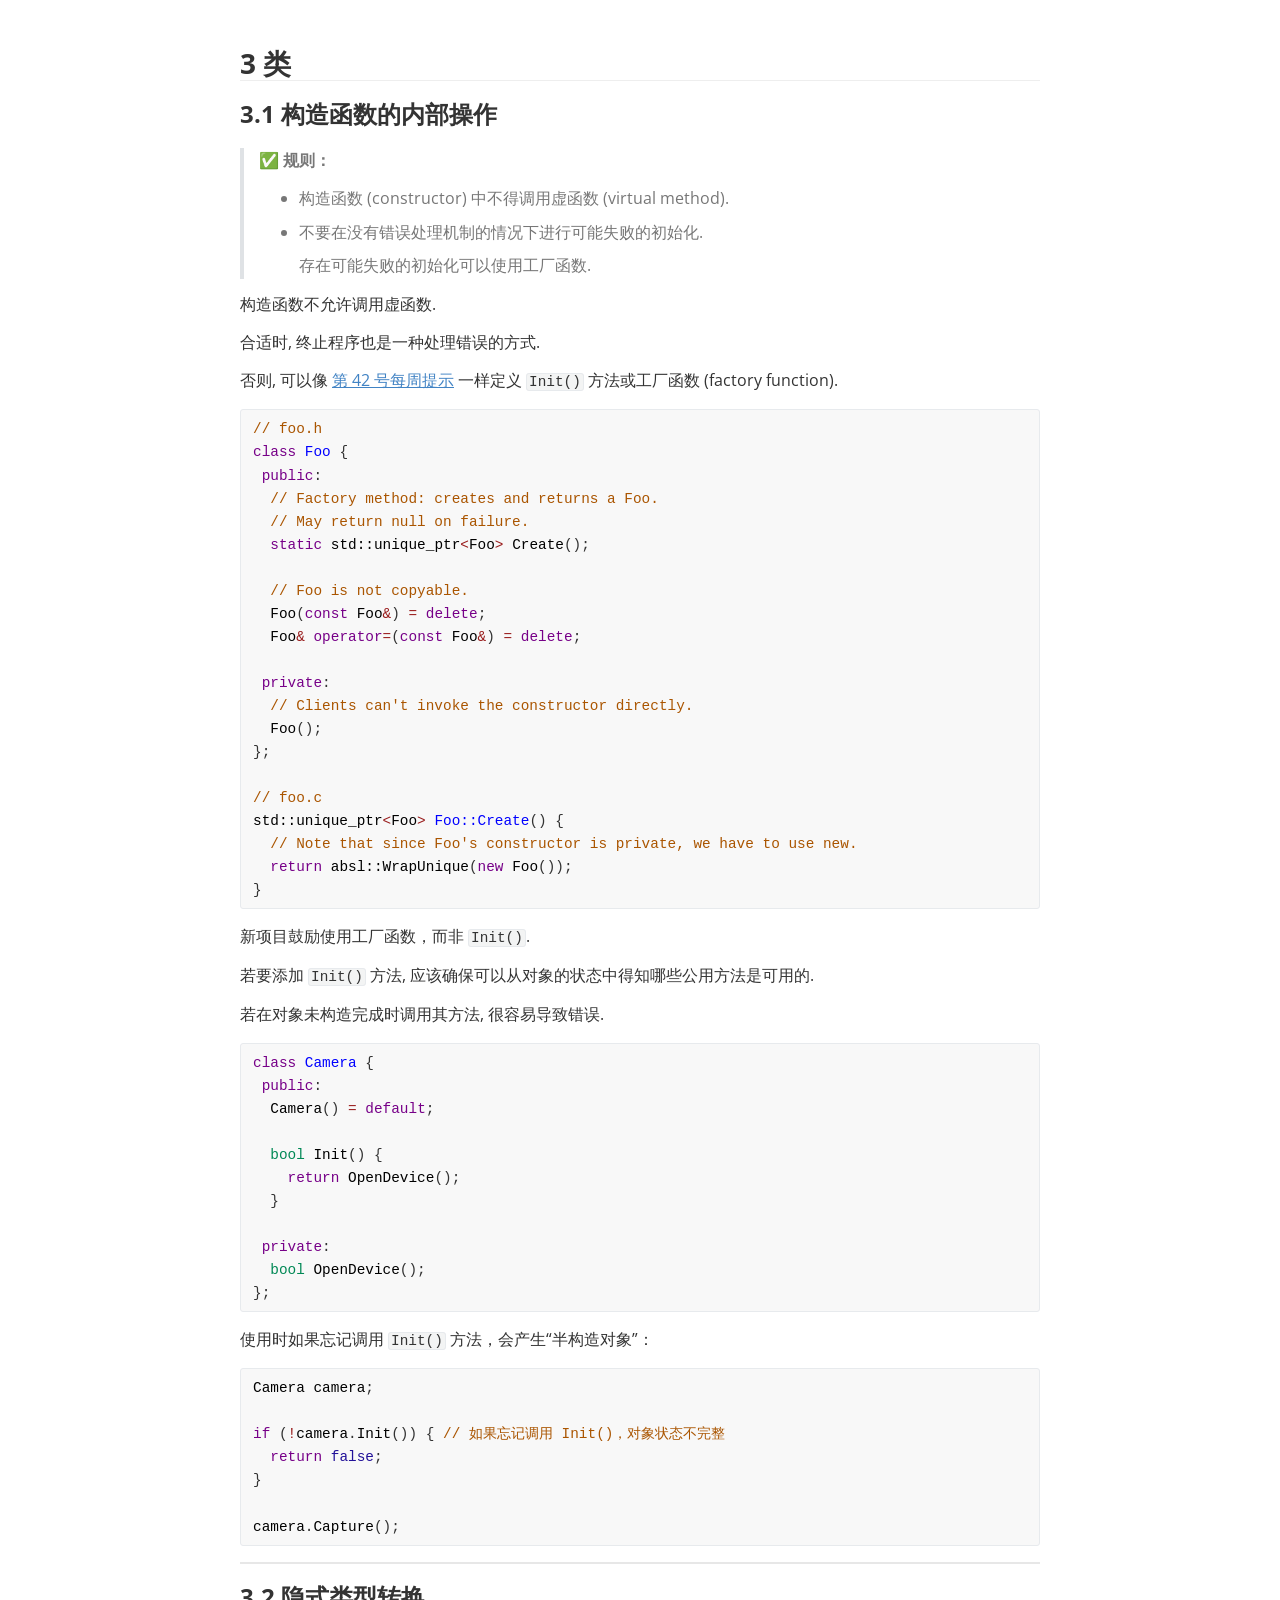
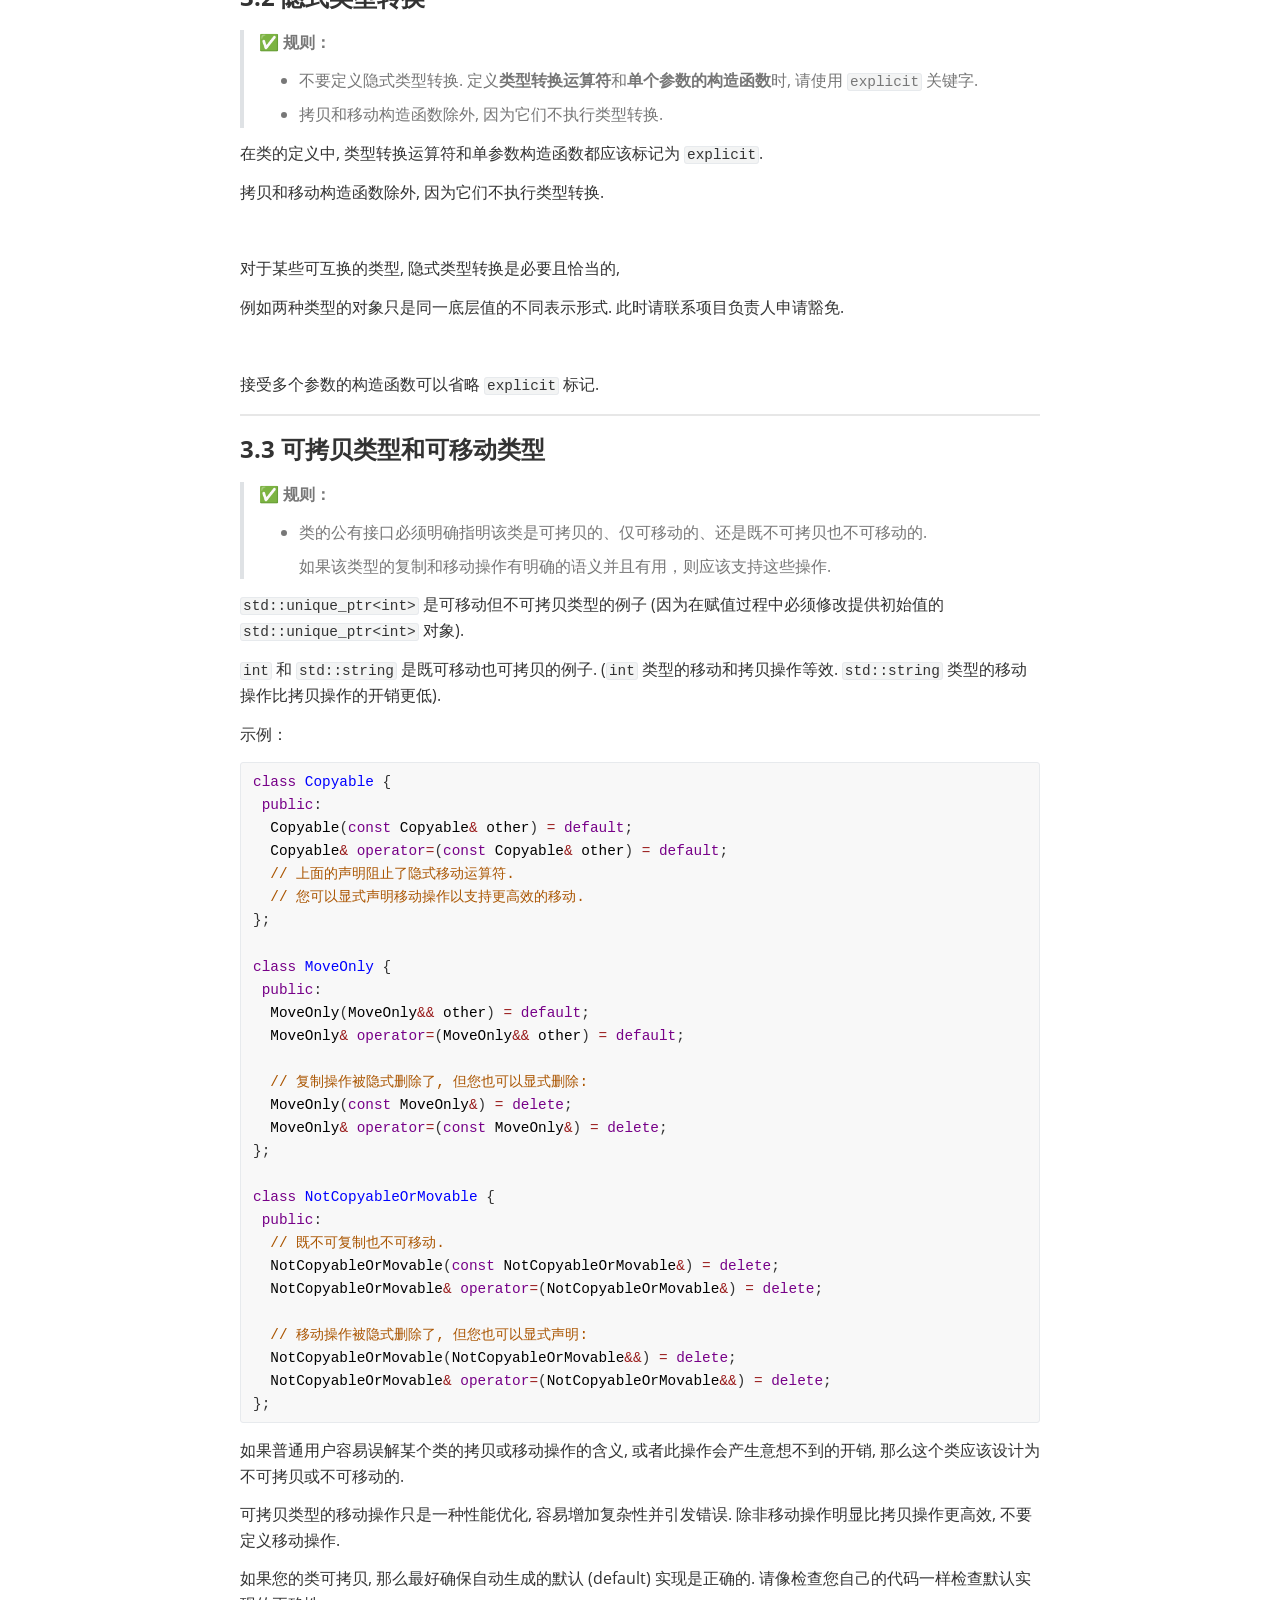
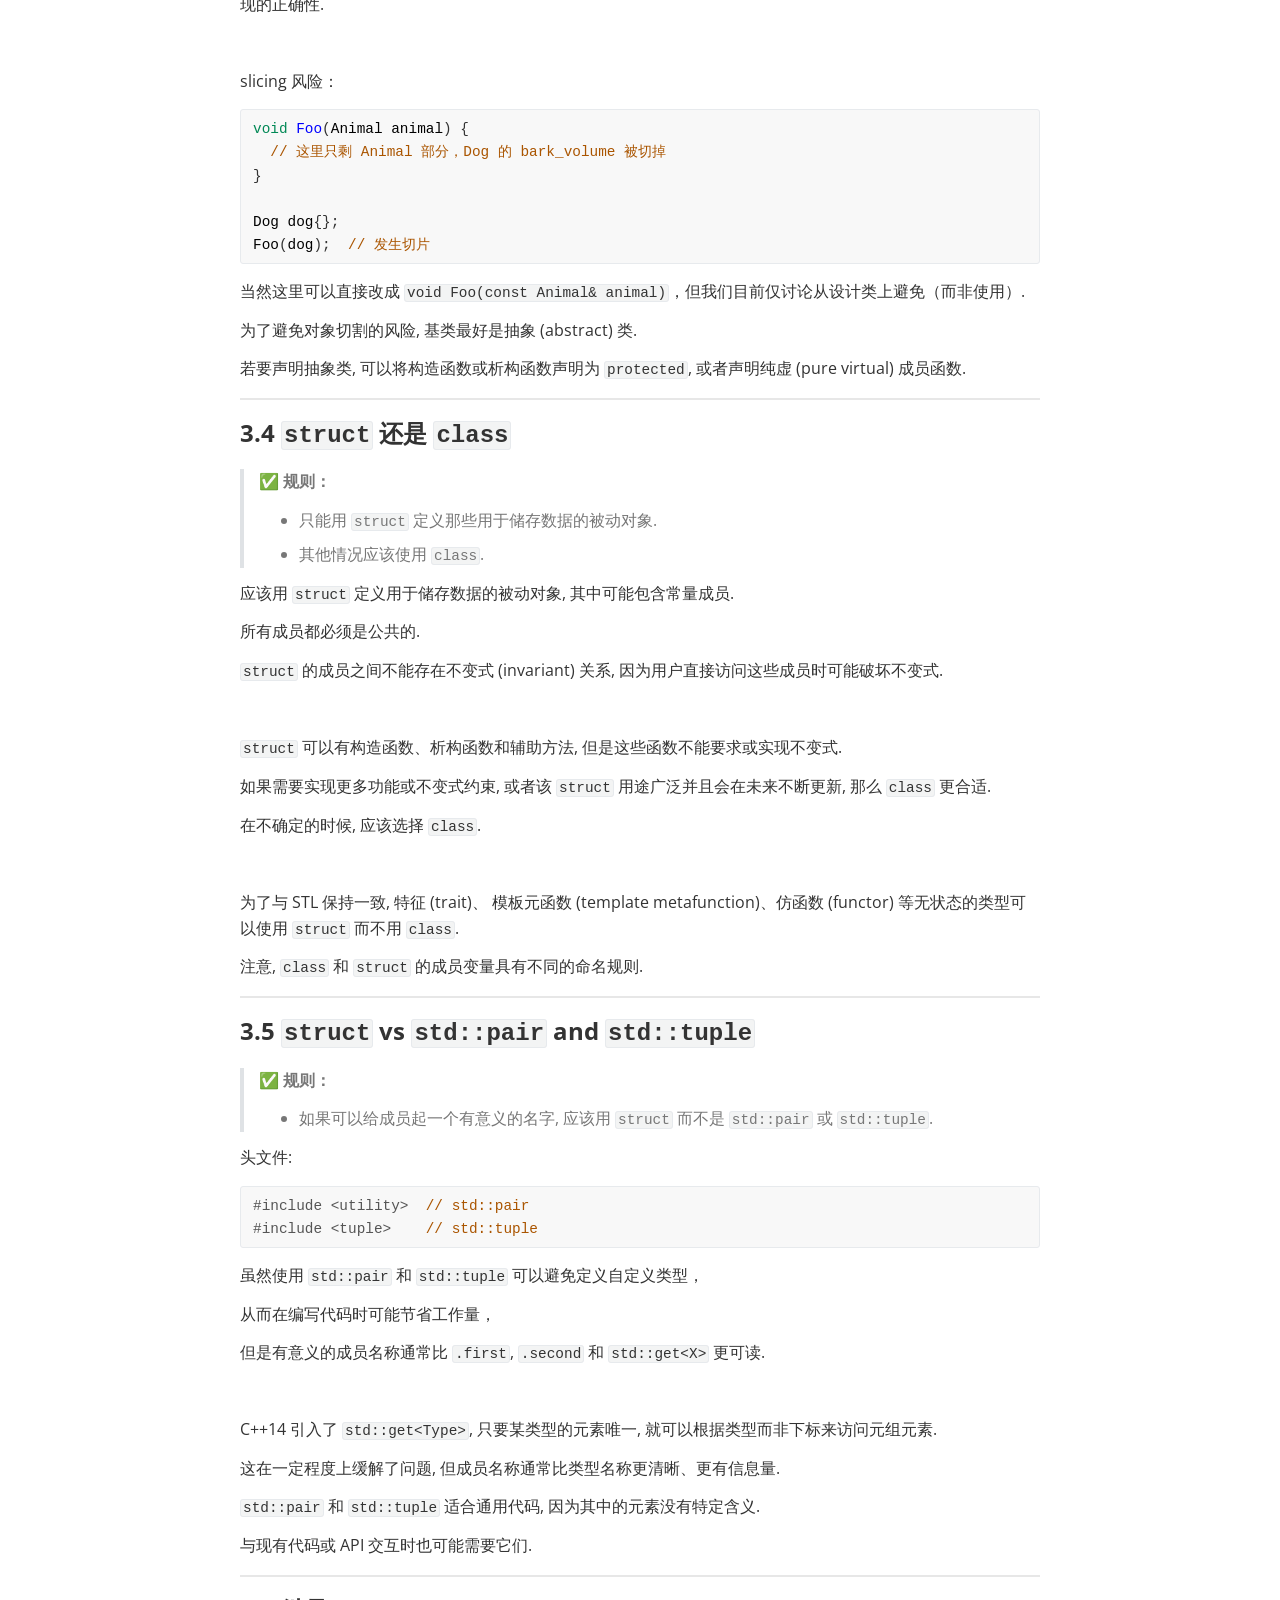
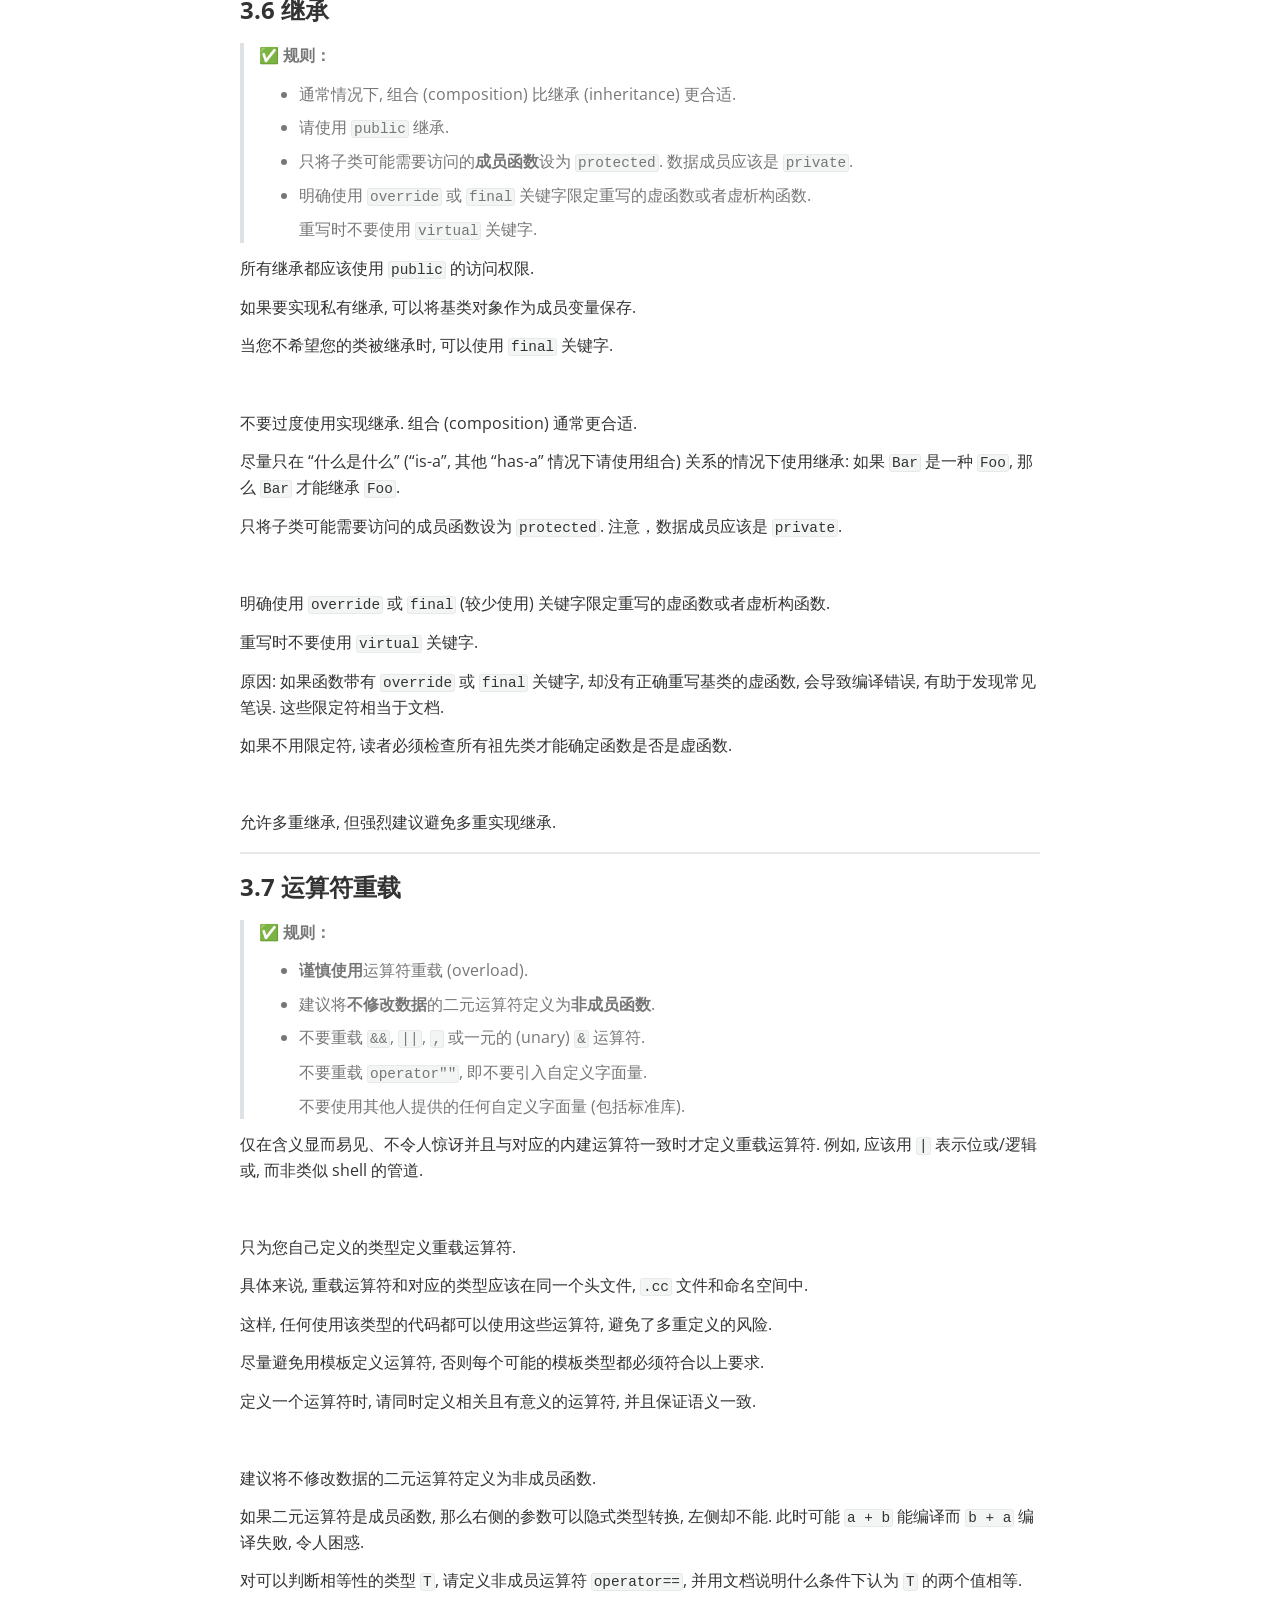
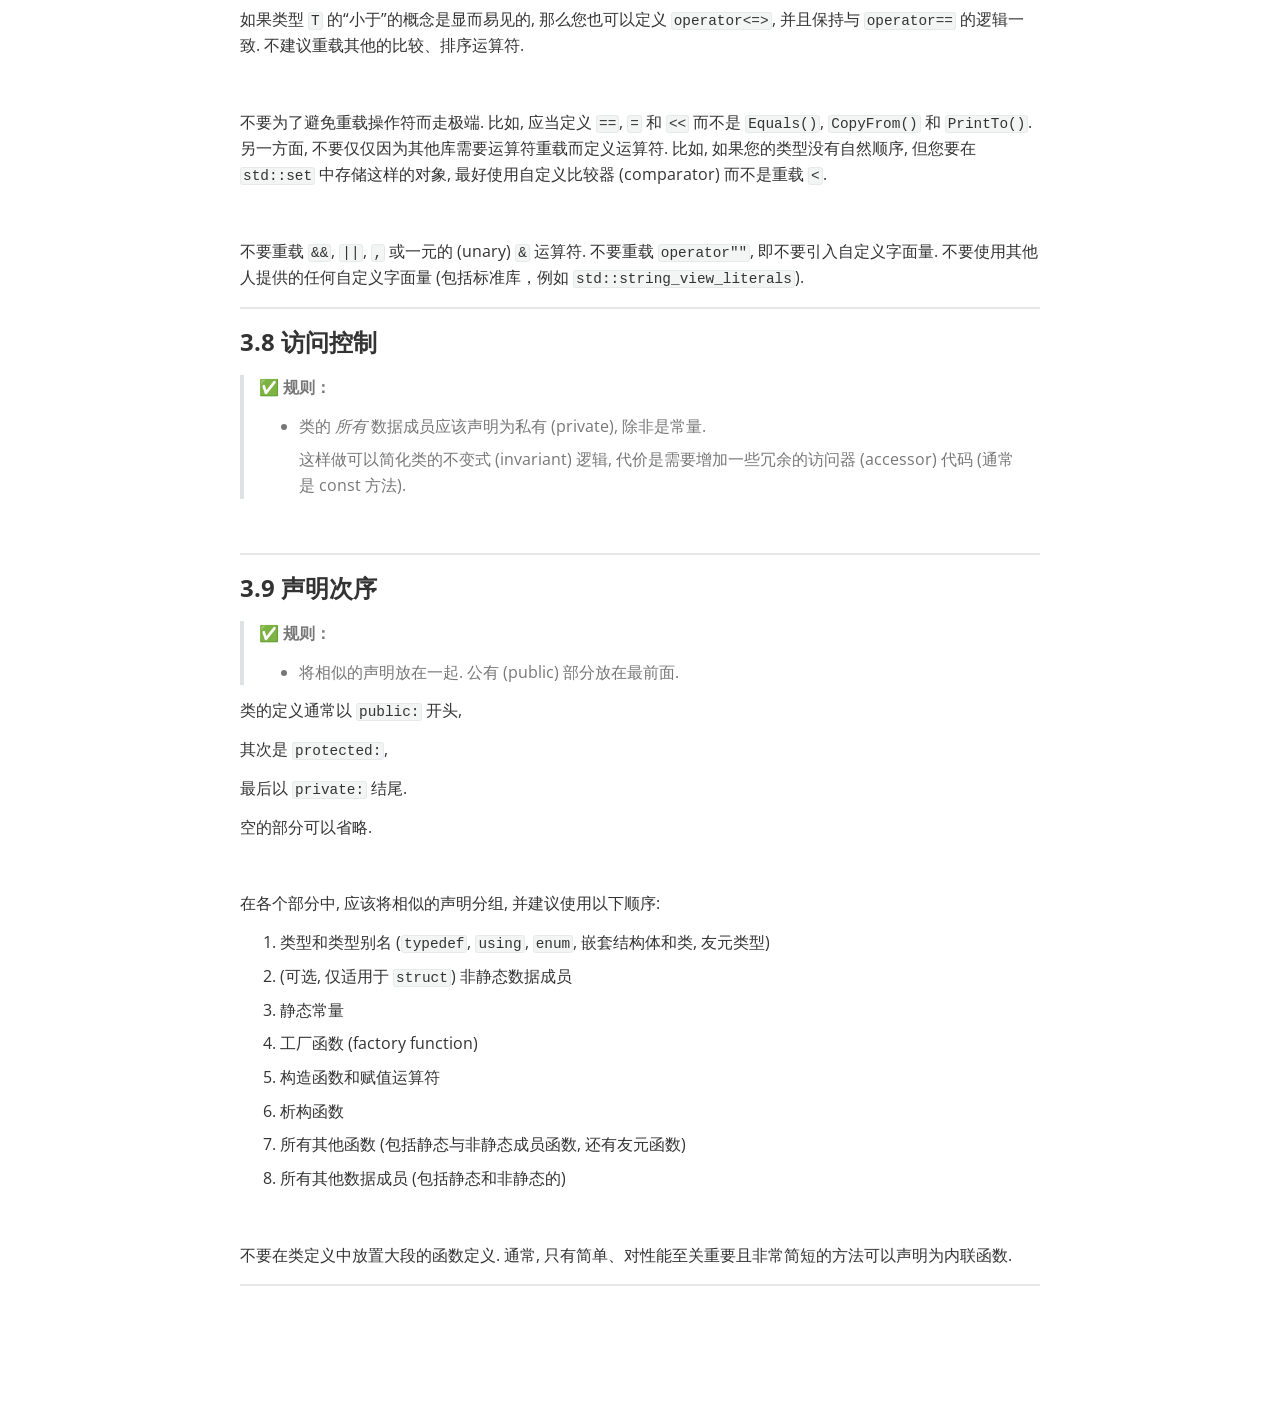
<file: references/html/3.classes.html>
<!doctype html>
<html>
<head>
<meta charset='UTF-8'><meta name='viewport' content='width=device-width initial-scale=1'><style type='text/css'>html {overflow-x: initial !important;}</style>
<style type='text/css'  id="style-base">:root { --bg-color: #ffffff; --text-color: #333333; --select-text-bg-color: #B5D6FC; --select-text-font-color: auto; --monospace: "Lucida Console",Consolas,"Courier",monospace; --title-bar-height: 20px; }
.mac-os-11 { --title-bar-height: 28px; }
html { font-size: 14px; background-color: var(--bg-color); color: var(--text-color); font-family: "Helvetica Neue", Helvetica, Arial, "Segoe UI Emoji", "SF Pro", sans-serif; -webkit-font-smoothing: antialiased; }
h1, h2, h3, h4, h5 { white-space: pre-wrap; }
body { margin: 0px; padding: 0px; height: auto; inset: 0px; font-size: 1rem; line-height: 1.42857; overflow-x: hidden; background: inherit; }
iframe { margin: auto; }
a.url { word-break: break-all; }
a:active, a:hover { outline: 0px; }
.in-text-selection, ::selection { text-shadow: none; background: var(--select-text-bg-color); color: var(--select-text-font-color); }
#write { margin: 0px auto; height: auto; width: inherit; word-break: normal; overflow-wrap: break-word; position: relative; white-space: normal; overflow-x: visible; padding-top: 36px; }
#write.first-line-indent p { text-indent: 2em; }
#write.first-line-indent li p, #write.first-line-indent p *, #write.first-line-indent svg * { text-indent: 0px; }
#write.first-line-indent li { margin-left: 2em; }
.for-image #write { padding-left: 8px; padding-right: 8px; }
body.typora-export { padding-left: 30px; padding-right: 30px; }
.typora-export .footnote-line, .typora-export li, .typora-export p { white-space: pre-wrap; }
.typora-export .task-list-item input { pointer-events: none; }
@media screen and (max-width: 500px) {
  body.typora-export { padding-left: 0px; padding-right: 0px; }
  #write { padding-left: 20px; padding-right: 20px; }
}
#write li > figure:last-child { margin-bottom: 0.5rem; }
#write ol, #write ul { position: relative; }
img { max-width: 100%; vertical-align: middle; image-orientation: from-image; }
button, input, select, textarea { color: inherit; font: inherit; }
input[type="checkbox"], input[type="radio"] { line-height: normal; padding: 0px; }
*, ::after, ::before { box-sizing: border-box; }
#write h1, #write h2, #write h3, #write h4, #write h5, #write h6, #write p, #write pre { width: inherit; position: relative; }
#write svg h1, #write svg h2, #write svg h3, #write svg h4, #write svg h5, #write svg h6, #write svg p { position: static; }
svg sub, svg sup { position: static; }
.nodeLabel p { padding-right: 2px; padding-left: 2px; }
.typora-export .nodeLabel p { padding-right: 0px; padding-left: 0px; }
foreignobject { overflow: visible; }
p { line-height: inherit; }
h1, h2, h3, h4, h5, h6 { break-after: avoid-page; break-inside: avoid; orphans: 4; }
p { orphans: 4; }
li p { orphans: 1; }
h1 { font-size: 2rem; }
h2 { font-size: 1.8rem; }
h3 { font-size: 1.6rem; }
h4 { font-size: 1.4rem; }
h5 { font-size: 1.2rem; }
h6 { font-size: 1rem; }
.md-math-block, .md-rawblock, h1, h2, h3, h4, h5, h6, p { margin-top: 1rem; margin-bottom: 1rem; }
.hidden { display: none; }
.md-blockmeta { color: rgb(204, 204, 204); font-weight: 700; font-style: italic; }
a { cursor: pointer; }
sup.md-footnote { padding: 2px 4px; background-color: rgba(238, 238, 238, 0.7); color: rgb(85, 85, 85); border-radius: 4px; cursor: pointer; }
sup.md-footnote a, sup.md-footnote a:hover { color: inherit; text-transform: inherit; text-decoration: inherit; }
#write input[type="checkbox"] { cursor: pointer; width: inherit; height: inherit; }
figure { overflow-x: auto; margin: 1.2em 0px; max-width: calc(100% + 16px); padding: 0px; }
figure > table { margin: 0px; }
thead, tr { break-inside: avoid; break-after: auto; }
thead { display: table-header-group; }
table { border-collapse: collapse; border-spacing: 0px; width: 100%; overflow: auto; break-inside: auto; text-align: left; }
table.md-table td { min-width: 32px; }
.CodeMirror-gutters { border-right: 0px; background-color: inherit; }
.CodeMirror-linenumber { user-select: none; }
.CodeMirror { text-align: left; }
.CodeMirror-placeholder { opacity: 0.3; }
.CodeMirror pre { padding: 0px 4px; }
.CodeMirror-lines { padding: 0px; }
div.hr:focus { cursor: none; }
#write pre { white-space: pre-wrap; }
#write.fences-no-line-wrapping pre { white-space: pre; }
#write pre.ty-contain-cm { white-space: normal; }
.CodeMirror-gutters { margin-right: 4px; }
.md-fences { font-size: 0.9rem; display: block; break-inside: avoid; text-align: left; overflow: visible; white-space: pre; background: inherit; position: relative !important; }
.md-fences-adv-panel { width: 100%; margin-top: 10px; text-align: center; padding-top: 0px; padding-bottom: 8px; overflow-x: auto; }
#write .md-fences.mock-cm { white-space: pre-wrap; }
.md-fences.md-fences-with-lineno { padding-left: 0px; }
#write.fences-no-line-wrapping .md-fences.mock-cm { white-space: pre; overflow-x: auto; }
.md-fences.mock-cm.md-fences-with-lineno { padding-left: 8px; }
.CodeMirror-line, twitterwidget { break-inside: avoid; }
svg { break-inside: avoid; }
.footnotes { opacity: 0.8; font-size: 0.9rem; margin-top: 1em; margin-bottom: 1em; }
.footnotes + .footnotes { margin-top: 0px; }
.md-reset { margin: 0px; padding: 0px; border: 0px; outline: 0px; vertical-align: top; background: 0px 0px; text-decoration: none; text-shadow: none; float: none; position: static; width: auto; height: auto; white-space: nowrap; cursor: inherit; -webkit-tap-highlight-color: transparent; line-height: normal; font-weight: 400; text-align: left; box-sizing: content-box; direction: ltr; }
li div { padding-top: 0px; }
blockquote { margin: 1rem 0px; }
li .mathjax-block, li p { margin: 0.5rem 0px; }
li blockquote { margin: 1rem 0px; }
li { margin: 0px; position: relative; }
blockquote > :last-child { margin-bottom: 0px; }
blockquote > :first-child, li > :first-child { margin-top: 0px; }
.footnotes-area { color: rgb(136, 136, 136); margin-top: 0.714rem; padding-bottom: 0.143rem; white-space: normal; }
#write .footnote-line { white-space: pre-wrap; }
@media print {
  body, html { border: 1px solid transparent; height: 99%; break-after: avoid; break-before: avoid; font-variant-ligatures: no-common-ligatures; }
  #write { margin-top: 0px; border-color: transparent !important; padding-top: 0px !important; padding-bottom: 0px !important; }
  .typora-export * { -webkit-print-color-adjust: exact; }
  .typora-export #write { break-after: avoid; }
  .typora-export #write::after { height: 0px; }
  .is-mac table { break-inside: avoid; }
  #write > p:nth-child(1) { margin-top: 0px; }
  .typora-export-show-outline .typora-export-sidebar { display: none; }
  figure { overflow-x: visible; }
}
.footnote-line { margin-top: 0.714em; font-size: 0.7em; }
a img, img a { cursor: pointer; }
pre.md-meta-block { font-size: 0.8rem; min-height: 0.8rem; white-space: pre-wrap; background: rgb(204, 204, 204); display: block; overflow-x: hidden; }
p > .md-image:only-child:not(.md-img-error) img, p > img:only-child { display: block; margin: auto; }
#write.first-line-indent p > .md-image:only-child:not(.md-img-error) img { left: -2em; position: relative; }
p > .md-image:only-child { display: inline-block; width: 100%; }
#write .MathJax_Display { margin: 0.8em 0px 0px; }
.md-math-block { width: 100%; }
.md-math-block:not(:empty)::after { display: none; }
.MathJax_ref { fill: currentcolor; }
[contenteditable="true"]:active, [contenteditable="true"]:focus, [contenteditable="false"]:active, [contenteditable="false"]:focus { outline: 0px; box-shadow: none; }
.md-task-list-item { position: relative; list-style-type: none; }
.task-list-item.md-task-list-item { padding-left: 0px; }
.md-task-list-item > input { position: absolute; top: 0px; left: 0px; margin-left: -1.2em; margin-top: calc(1em - 10px); border: none; }
.math { font-size: 1rem; }
.md-toc { min-height: 3.58rem; position: relative; font-size: 0.9rem; border-radius: 10px; }
.md-toc-content { position: relative; margin-left: 0px; }
.md-toc-content::after, .md-toc::after { display: none; }
.md-toc-item { display: block; color: rgb(65, 131, 196); }
.md-toc-item a { text-decoration: none; }
.md-toc-inner:hover { text-decoration: underline; }
.md-toc-inner { display: inline-block; cursor: pointer; }
.md-toc-h1 .md-toc-inner { margin-left: 0px; font-weight: 700; }
.md-toc-h2 .md-toc-inner { margin-left: 2em; }
.md-toc-h3 .md-toc-inner { margin-left: 4em; }
.md-toc-h4 .md-toc-inner { margin-left: 6em; }
.md-toc-h5 .md-toc-inner { margin-left: 8em; }
.md-toc-h6 .md-toc-inner { margin-left: 10em; }
@media screen and (max-width: 48em) {
  .md-toc-h3 .md-toc-inner { margin-left: 3.5em; }
  .md-toc-h4 .md-toc-inner { margin-left: 5em; }
  .md-toc-h5 .md-toc-inner { margin-left: 6.5em; }
  .md-toc-h6 .md-toc-inner { margin-left: 8em; }
}
a.md-toc-inner { font-size: inherit; font-style: inherit; font-weight: inherit; line-height: inherit; }
.footnote-line a:not(.reversefootnote) { color: inherit; }
.reversefootnote { font-family: ui-monospace, sans-serif; }
.md-attr { display: none; }
.md-fn-count::after { content: "."; }
code, pre, samp, tt { font-family: var(--monospace); }
kbd { margin: 0px 0.1em; padding: 0.1em 0.6em; font-size: 0.8em; color: rgb(36, 39, 41); background: rgb(255, 255, 255); border: 1px solid rgb(173, 179, 185); border-radius: 3px; box-shadow: rgba(12, 13, 14, 0.2) 0px 1px 0px, rgb(255, 255, 255) 0px 0px 0px 2px inset; white-space: nowrap; vertical-align: middle; }
.md-comment { color: rgb(162, 127, 3); opacity: 0.6; font-family: var(--monospace); }
code { text-align: left; vertical-align: initial; }
a.md-print-anchor { white-space: pre !important; border-width: initial !important; border-style: none !important; border-color: initial !important; display: inline-block !important; position: absolute !important; width: 1px !important; right: 0px !important; outline: 0px !important; background: 0px 0px !important; text-decoration: initial !important; text-shadow: initial !important; }
.os-windows.monocolor-emoji .md-emoji { font-family: "Segoe UI Symbol", sans-serif; }
.md-diagram-panel > svg { max-width: 100%; }
[lang="flow"] svg, [lang="mermaid"] svg { max-width: 100%; height: auto; }
[lang="mermaid"] .node text { font-size: 1rem; }
table tr th { border-bottom: 0px; }
video { max-width: 100%; display: block; margin: 0px auto; }
iframe { max-width: 100%; width: 100%; border: none; }
.highlight td, .highlight tr { border: 0px; }
mark { background: rgb(255, 255, 0); color: rgb(0, 0, 0); }
.md-html-inline .md-plain, .md-html-inline strong, mark .md-inline-math, mark strong { color: inherit; }
.md-expand mark .md-meta { opacity: 0.3 !important; }
mark .md-meta { color: rgb(0, 0, 0); }
@media print {
  .typora-export h1, .typora-export h2, .typora-export h3, .typora-export h4, .typora-export h5, .typora-export h6 { break-inside: avoid; }
}
.md-diagram-panel .messageText { stroke: none !important; }
.md-diagram-panel .start-state { fill: var(--node-fill); }
.md-diagram-panel .edgeLabel rect { opacity: 1 !important; }
.md-fences.md-fences-math { font-size: 1em; }
.md-fences-advanced:not(.md-focus) { padding: 0px; white-space: nowrap; border: 0px; }
.md-fences-advanced:not(.md-focus) { background: inherit; }
.mermaid-svg { margin: auto; }
.typora-export-show-outline .typora-export-content { max-width: 1440px; margin: auto; display: flex; flex-direction: row; }
.typora-export-sidebar { width: 300px; font-size: 0.8rem; margin-top: 80px; margin-right: 18px; }
.typora-export-show-outline #write { --webkit-flex: 2; flex: 2 1 0%; }
.typora-export-sidebar .outline-content { position: fixed; top: 0px; max-height: 100%; overflow: hidden auto; padding-bottom: 30px; padding-top: 60px; width: 300px; }
@media screen and (max-width: 1024px) {
  .typora-export-sidebar, .typora-export-sidebar .outline-content { width: 240px; }
}
@media screen and (max-width: 800px) {
  .typora-export-sidebar { display: none; }
}
.outline-content li, .outline-content ul { margin-left: 0px; margin-right: 0px; padding-left: 0px; padding-right: 0px; list-style: none; overflow-wrap: anywhere; }
.outline-content ul { margin-top: 0px; margin-bottom: 0px; }
.outline-content strong { font-weight: 400; }
.outline-expander { width: 1rem; height: 1.42857rem; position: relative; display: table-cell; vertical-align: middle; cursor: pointer; padding-left: 4px; }
.outline-expander::before { content: ""; position: relative; font-family: Ionicons; display: inline-block; font-size: 8px; vertical-align: middle; }
.outline-item { padding-top: 3px; padding-bottom: 3px; cursor: pointer; }
.outline-expander:hover::before { content: ""; }
.outline-h1 > .outline-item { padding-left: 0px; }
.outline-h2 > .outline-item { padding-left: 1em; }
.outline-h3 > .outline-item { padding-left: 2em; }
.outline-h4 > .outline-item { padding-left: 3em; }
.outline-h5 > .outline-item { padding-left: 4em; }
.outline-h6 > .outline-item { padding-left: 5em; }
.outline-label { cursor: pointer; display: table-cell; vertical-align: middle; text-decoration: none; color: inherit; }
.outline-label:hover { text-decoration: underline; }
.outline-item:hover { border-color: rgb(245, 245, 245); background-color: var(--item-hover-bg-color); }
.outline-item:hover { margin-left: -28px; margin-right: -28px; border-left: 28px solid transparent; border-right: 28px solid transparent; }
.outline-item-single .outline-expander::before, .outline-item-single .outline-expander:hover::before { display: none; }
.outline-item-open > .outline-item > .outline-expander::before { content: ""; }
.outline-children { display: none; }
.info-panel-tab-wrapper { display: none; }
.outline-item-open > .outline-children { display: block; }
.typora-export .outline-item { padding-top: 1px; padding-bottom: 1px; }
.typora-export .outline-item:hover { margin-right: -8px; border-right: 8px solid transparent; }
.typora-export .outline-expander::before { content: "+"; font-family: inherit; top: -1px; }
.typora-export .outline-expander:hover::before, .typora-export .outline-item-open > .outline-item > .outline-expander::before { content: "−"; }
.typora-export-collapse-outline .outline-children { display: none; }
.typora-export-collapse-outline .outline-item-open > .outline-children, .typora-export-no-collapse-outline .outline-children { display: block; }
.typora-export-no-collapse-outline .outline-expander::before { content: "" !important; }
.typora-export-show-outline .outline-item-active > .outline-item .outline-label { font-weight: 700; }
.md-inline-math-container mjx-container { zoom: 0.95; }
mjx-container { break-inside: avoid; }
.md-alert.md-alert-note { border-left-color: rgb(9, 105, 218); }
.md-alert.md-alert-important { border-left-color: rgb(130, 80, 223); }
.md-alert.md-alert-warning { border-left-color: rgb(154, 103, 0); }
.md-alert.md-alert-tip { border-left-color: rgb(31, 136, 61); }
.md-alert.md-alert-caution { border-left-color: rgb(207, 34, 46); }
.md-alert { padding: 0px 1em; margin-bottom: 16px; color: inherit; border-left: 0.25em solid rgb(0, 0, 0); }
.md-alert-text-note { color: rgb(9, 105, 218); }
.md-alert-text-important { color: rgb(130, 80, 223); }
.md-alert-text-warning { color: rgb(154, 103, 0); }
.md-alert-text-tip { color: rgb(31, 136, 61); }
.md-alert-text-caution { color: rgb(207, 34, 46); }
.md-alert-text { font-size: 0.9rem; font-weight: 700; }
.md-alert-text svg { fill: currentcolor; position: relative; top: 0.125em; margin-right: 1ch; overflow: visible; }
.md-alert-text-container::after { content: attr(data-text); text-transform: capitalize; pointer-events: none; margin-right: 1ch; }

</style>
<style type='text/css'  id="style-codemirror">.CodeMirror { height: auto; }
.CodeMirror.cm-s-inner { background: inherit; }
.CodeMirror-scroll { overflow: auto hidden; z-index: 3; }
.CodeMirror-gutter-filler, .CodeMirror-scrollbar-filler { background-color: rgb(255, 255, 255); }
.CodeMirror-gutters { border-right: 1px solid rgb(221, 221, 221); background: inherit; white-space: nowrap; }
.CodeMirror-linenumber { padding: 0px 3px 0px 5px; text-align: right; color: rgb(153, 153, 153); }
.cm-s-inner .cm-keyword { color: rgb(119, 0, 136); }
.cm-s-inner .cm-atom, .cm-s-inner.cm-atom { color: rgb(34, 17, 153); }
.cm-s-inner .cm-number { color: rgb(17, 102, 68); }
.cm-s-inner .cm-def { color: rgb(0, 0, 255); }
.cm-s-inner .cm-variable { color: rgb(0, 0, 0); }
.cm-s-inner .cm-variable-2 { color: rgb(0, 85, 170); }
.cm-s-inner .cm-variable-3 { color: rgb(0, 136, 85); }
.cm-s-inner .cm-string { color: rgb(170, 17, 17); }
.cm-s-inner .cm-property { color: rgb(0, 0, 0); }
.cm-s-inner .cm-operator { color: rgb(152, 26, 26); }
.cm-s-inner .cm-comment, .cm-s-inner.cm-comment { color: rgb(170, 85, 0); }
.cm-s-inner .cm-string-2 { color: rgb(255, 85, 0); }
.cm-s-inner .cm-meta { color: rgb(85, 85, 85); }
.cm-s-inner .cm-qualifier { color: rgb(85, 85, 85); }
.cm-s-inner .cm-builtin { color: rgb(51, 0, 170); }
.cm-s-inner .cm-bracket { color: rgb(153, 153, 119); }
.cm-s-inner .cm-tag { color: rgb(17, 119, 0); }
.cm-s-inner .cm-attribute { color: rgb(0, 0, 204); }
.cm-s-inner .cm-header, .cm-s-inner.cm-header { color: rgb(0, 0, 255); }
.cm-s-inner .cm-quote, .cm-s-inner.cm-quote { color: rgb(0, 153, 0); }
.cm-s-inner .cm-hr, .cm-s-inner.cm-hr { color: rgb(153, 153, 153); }
.cm-s-inner .cm-link, .cm-s-inner.cm-link { color: rgb(0, 0, 204); }
.cm-negative { color: rgb(221, 68, 68); }
.cm-positive { color: rgb(34, 153, 34); }
.cm-header, .cm-strong { font-weight: 700; }
.cm-del { text-decoration: line-through; }
.cm-em { font-style: italic; }
.cm-link { text-decoration: underline; }
.cm-error { color: red; }
.cm-invalidchar { color: red; }
.cm-constant { color: rgb(38, 139, 210); }
.cm-defined { color: rgb(181, 137, 0); }
div.CodeMirror span.CodeMirror-matchingbracket { color: rgb(0, 255, 0); }
div.CodeMirror span.CodeMirror-nonmatchingbracket { color: rgb(255, 34, 34); }
.cm-s-inner .CodeMirror-activeline-background { background: inherit; }
.CodeMirror { position: relative; overflow: hidden; }
.CodeMirror-scroll { height: 100%; outline: 0px; position: relative; box-sizing: content-box; background: inherit; }
.CodeMirror-sizer { position: relative; }
.CodeMirror-gutter-filler, .CodeMirror-hscrollbar, .CodeMirror-scrollbar-filler, .CodeMirror-vscrollbar { position: absolute; z-index: 6; display: none; outline: 0px; }
.CodeMirror-vscrollbar { right: 0px; top: 0px; overflow: hidden; }
.CodeMirror-hscrollbar { bottom: 0px; left: 0px; overflow: auto hidden; }
.CodeMirror-scrollbar-filler { right: 0px; bottom: 0px; }
.CodeMirror-gutter-filler { left: 0px; bottom: 0px; }
.CodeMirror-gutters { position: absolute; left: 0px; top: 0px; padding-bottom: 10px; z-index: 3; overflow-y: hidden; }
.CodeMirror-gutter { white-space: normal; height: 100%; box-sizing: content-box; padding-bottom: 30px; margin-bottom: -32px; display: inline-block; }
.CodeMirror-gutter-wrapper { position: absolute; z-index: 4; background: 0px 0px !important; border: none !important; }
.CodeMirror-gutter-background { position: absolute; top: 0px; bottom: 0px; z-index: 4; }
.CodeMirror-gutter-elt { position: absolute; cursor: default; z-index: 4; }
.CodeMirror-lines { cursor: text; }
.CodeMirror pre { border-radius: 0px; border-width: 0px; background: 0px 0px; font-family: inherit; font-size: inherit; margin: 0px; white-space: pre; overflow-wrap: normal; color: inherit; z-index: 2; position: relative; overflow: visible; }
.CodeMirror-wrap pre { overflow-wrap: break-word; white-space: pre-wrap; word-break: normal; }
.CodeMirror-code pre { border-right: 30px solid transparent; width: fit-content; }
.CodeMirror-wrap .CodeMirror-code pre { border-right: none; width: auto; }
.CodeMirror-linebackground { position: absolute; inset: 0px; z-index: 0; }
.CodeMirror-linewidget { position: relative; z-index: 2; overflow: auto; }
.CodeMirror-wrap .CodeMirror-scroll { overflow-x: hidden; }
.CodeMirror-measure { position: absolute; width: 100%; height: 0px; overflow: hidden; visibility: hidden; }
.CodeMirror-measure pre { position: static; }
.CodeMirror div.CodeMirror-cursor { position: absolute; visibility: hidden; border-right: none; width: 0px; }
.CodeMirror div.CodeMirror-cursor { visibility: hidden; }
.CodeMirror-focused div.CodeMirror-cursor { visibility: inherit; }
.cm-searching { background: rgba(255, 255, 0, 0.4); }
span.cm-underlined { text-decoration: underline; }
span.cm-strikethrough { text-decoration: line-through; }
.cm-tw-syntaxerror { color: rgb(255, 255, 255); background-color: rgb(153, 0, 0); }
.cm-tw-deleted { text-decoration: line-through; }
.cm-tw-header5 { font-weight: 700; }
.cm-tw-listitem:first-child { padding-left: 10px; }
.cm-tw-box { border-style: solid; border-right-width: 1px; border-bottom-width: 1px; border-left-width: 1px; border-color: inherit; border-top-width: 0px !important; }
.cm-tw-underline { text-decoration: underline; }
@media print {
  .CodeMirror div.CodeMirror-cursor { visibility: hidden; }
}

</style>
<link rel='stylesheet' href='https://fonts.googleapis.com/css?family=Open+Sans:400italic,700italic,700,400&amp;subset=latin,latin-ext' type='text/css' />
<style type='text/css'  id="style-theme_css">:root {
    --side-bar-bg-color: #fafafa;
    --control-text-color: #777;
}

@include-when-export url(https://fonts.googleapis.com/css?family=Open+Sans:400italic,700italic,700,400&subset=latin,latin-ext);

/* open-sans-regular - latin-ext_latin */
/* open-sans-italic - latin-ext_latin */
/* open-sans-700 - latin-ext_latin */
/* open-sans-700italic - latin-ext_latin */
html {
    font-size: 16px;
    -webkit-font-smoothing: antialiased;
}

body {
    font-family: 'Fira Regular', "Open Sans", "Clear Sans", "Helvetica Neue", Helvetica, Arial, 'Segoe UI Emoji', 'SF Pro', sans-serif;
    color: rgb(51, 51, 51);
    line-height: 1.6;
}

#write {
    max-width: 860px;
    margin: 0 auto;
    padding: 30px;
    padding-bottom: 100px;
}

@media only screen and (min-width: 1400px) {
    #write {
        max-width: 1024px;
    }
}

@media only screen and (min-width: 1800px) {
    #write {
        max-width: 1200px;
    }
}

#write>ul:first-child,
#write>ol:first-child {
    margin-top: 30px;
}

a {
    color: #4183C4;
}

h1,
h2,
h3,
h4,
h5,
h6 {
    position: relative;
    margin-top: 1rem;
    margin-bottom: 1rem;
    font-weight: bold;
    line-height: 1.4;
    cursor: text;
}

h1:hover a.anchor,
h2:hover a.anchor,
h3:hover a.anchor,
h4:hover a.anchor,
h5:hover a.anchor,
h6:hover a.anchor {
    text-decoration: none;
}

h1 tt,
h1 code {
    font-size: inherit;
}

h2 tt,
h2 code {
    font-size: inherit;
}

h3 tt,
h3 code {
    font-size: inherit;
}

h4 tt,
h4 code {
    font-size: inherit;
}

h5 tt,
h5 code {
    font-size: inherit;
}

h6 tt,
h6 code {
    font-size: inherit;
}

h1 {
    font-size: 2.25em;
    line-height: 1.2;
    border-bottom: 1px solid #eee;
}

h2 {
    font-size: 1.75em;
    line-height: 1.225;
    border-bottom: 1px solid #eee;
}

/*@media print {
    .typora-export h1,
    .typora-export h2 {
        border-bottom: none;
        padding-bottom: initial;
    }

    .typora-export h1::after,
    .typora-export h2::after {
        content: "";
        display: block;
        height: 100px;
        margin-top: -96px;
        border-top: 1px solid #eee;
    }
}*/

h3 {
    font-size: 1.5em;
    line-height: 1.43;
}

h4 {
    font-size: 1.25em;
}

h5 {
    font-size: 1em;
}

h6 {
    font-size: 1em;
    color: #777;
}

p,
blockquote,
ul,
ol,
dl,
table {
    margin: 0.8em 0;
}

li>ol,
li>ul {
    margin: 0 0;
}

hr {
    height: 2px;
    padding: 0;
    margin: 16px 0;
    background-color: #e7e7e7;
    border: 0 none;
    overflow: hidden;
    box-sizing: content-box;
}

li p.first {
    display: inline-block;
}

ul,
ol {
    padding-left: 30px;
}

ul:first-child,
ol:first-child {
    margin-top: 0;
}

ul:last-child,
ol:last-child {
    margin-bottom: 0;
}

blockquote {
    border-left: 4px solid #dfe2e5;
    padding: 0 15px;
    color: #777777;
}

blockquote blockquote {
    padding-right: 0;
}

table {
    padding: 0;
    word-break: initial;
}

table tr {
    border: 1px solid #dfe2e5;
    margin: 0;
    padding: 0;
}

table tr:nth-child(2n),
thead {
    background-color: #f8f8f8;
}

table th {
    font-weight: bold;
    border: 1px solid #dfe2e5;
    border-bottom: 0;
    margin: 0;
    padding: 6px 13px;
}

table td {
    border: 1px solid #dfe2e5;
    margin: 0;
    padding: 6px 13px;
}

table th:first-child,
table td:first-child {
    margin-top: 0;
}

table th:last-child,
table td:last-child {
    margin-bottom: 0;
}

.CodeMirror-lines {
    padding-left: 4px;
}

.code-tooltip {
    box-shadow: 0 1px 1px 0 rgba(0, 28, 36, .3);
    border-top: 1px solid #eef2f2;
}

.md-fences,
code,
tt {
    border: 1px solid #e7eaed;
    background-color: #f8f8f8;
    border-radius: 3px;
    padding: 0;
    padding: 2px 4px 0px 4px;
    font-size: 0.9em;
}

code {
    background-color: #f3f4f4;
    padding: 0 2px 0 2px;
}

.md-fences {
    margin-bottom: 15px;
    margin-top: 15px;
    padding-top: 8px;
    padding-bottom: 6px;
}


.md-task-list-item>input {
    margin-left: -1.3em;
}

@media print {
    html {
        font-size: 13px;
    }

    pre {
        page-break-inside: avoid;
        word-wrap: break-word;
    }
}

.md-fences {
    background-color: #f8f8f8;
}

#write pre.md-meta-block {
    padding: 1rem;
    font-size: 85%;
    line-height: 1.45;
    background-color: #f7f7f7;
    border: 0;
    border-radius: 3px;
    color: #777777;
    margin-top: 0 !important;
}

.mathjax-block>.code-tooltip {
    bottom: .375rem;
}

.md-mathjax-midline {
    background: #fafafa;
}

#write>h3.md-focus:before {
    left: -1.5625rem;
    top: .375rem;
}

#write>h4.md-focus:before {
    left: -1.5625rem;
    top: .285714286rem;
}

#write>h5.md-focus:before {
    left: -1.5625rem;
    top: .285714286rem;
}

#write>h6.md-focus:before {
    left: -1.5625rem;
    top: .285714286rem;
}

.md-image>.md-meta {
    /*border: 1px solid #ddd;*/
    border-radius: 3px;
    padding: 2px 0px 0px 4px;
    font-size: 0.9em;
    color: inherit;
}

.md-tag {
    color: #a7a7a7;
    opacity: 1;
}

.md-toc {
    margin-top: 20px;
    padding-bottom: 20px;
}

.sidebar-tabs {
    border-bottom: none;
}

#typora-quick-open {
    border: 1px solid #ddd;
    background-color: #f8f8f8;
}

#typora-quick-open-item {
    background-color: #FAFAFA;
    border-color: #FEFEFE #e5e5e5 #e5e5e5 #eee;
    border-style: solid;
    border-width: 1px;
}

/** focus mode */
.on-focus-mode blockquote {
    border-left-color: rgba(85, 85, 85, 0.12);
}

header,
.context-menu,
.megamenu-content,
footer {
    font-family: "Segoe UI", "Arial", sans-serif;
}

.file-node-content:hover .file-node-icon,
.file-node-content:hover .file-node-open-state {
    visibility: visible;
}

.mac-seamless-mode #typora-sidebar {
    background-color: #fafafa;
    background-color: var(--side-bar-bg-color);
}

.mac-os #write {
    caret-color: AccentColor;
}

.md-lang {
    color: #b4654d;
}

/*.html-for-mac {
    --item-hover-bg-color: #E6F0FE;
}*/

#md-notification .btn {
    border: 0;
}

.dropdown-menu .divider {
    border-color: #e5e5e5;
    opacity: 0.4;
}

.ty-preferences .window-content {
    background-color: #fafafa;
}

.ty-preferences .nav-group-item.active {
    color: white;
    background: #999;
}

.menu-item-container a.menu-style-btn {
    background-color: #f5f8fa;
    background-image: linear-gradient(180deg, hsla(0, 0%, 100%, 0.8), hsla(0, 0%, 100%, 0));
}</style>
<style type='text/css'  id="style-lp">ol, ul {padding-left: 40px}</style>

<title>3.classes</title>
</head>
<body class='typora-export os-windows'><div class='typora-export-content'>
<div id='write'  class=''><h2 id='3-类'><span>3 类</span></h2><h3 id='31-构造函数的内部操作'><span>3.1 构造函数的内部操作</span></h3><blockquote><p><strong><span>✅ 规则：</span></strong></p><ul><li><p><span>构造函数 (constructor) 中不得调用虚函数 (virtual method). </span></p></li><li><p><span>不要在没有错误处理机制的情况下进行可能失败的初始化.</span></p><p><span>存在可能失败的初始化可以使用工厂函数.</span></p></li></ul></blockquote><p><span>构造函数不允许调用虚函数. </span></p><p><span>合适时, 终止程序也是一种处理错误的方式. </span></p><p><span>否则, 可以像 </span><a href='https://abseil.io/tips/42'><span>第 42 号每周提示</span></a><span> 一样定义 </span><code>Init()</code><span> 方法或工厂函数 (factory function). </span></p><pre class="md-fences md-end-block ty-contain-cm modeLoaded" spellcheck="false" lang="cpp" style="break-inside: unset;"><div class="CodeMirror cm-s-inner cm-s-null-scroll CodeMirror-wrap" lang="cpp"><div style="overflow: hidden; position: relative; width: 3px; height: 0px; top: 9.51982px; left: 7.99334px;"><textarea autocorrect="off" autocapitalize="off" spellcheck="false" tabindex="0" style="position: absolute; bottom: -1em; padding: 0px; width: 1000px; height: 1em; outline: none;"></textarea></div><div class="CodeMirror-scrollbar-filler" cm-not-content="true"></div><div class="CodeMirror-gutter-filler" cm-not-content="true"></div><div class="CodeMirror-scroll" tabindex="-1"><div class="CodeMirror-sizer" style="margin-left: 0px; margin-bottom: 0px; border-right-width: 0px; padding-right: 0px; padding-bottom: 0px;"><div style="position: relative; top: 0px;"><div class="CodeMirror-lines" role="presentation"><div role="presentation" style="position: relative; outline: none;"><div class="CodeMirror-measure"><span><span>​</span>x</span></div><div class="CodeMirror-measure"></div><div style="position: relative; z-index: 1;"></div><div class="CodeMirror-code" role="presentation" style=""><div class="CodeMirror-activeline" style="position: relative;"><div class="CodeMirror-activeline-background CodeMirror-linebackground"></div><div class="CodeMirror-gutter-background CodeMirror-activeline-gutter" style="left: 0px; width: 0px;"></div><pre class=" CodeMirror-line " role="presentation"><span role="presentation" style="padding-right: 0.1px;"><span class="cm-comment">// foo.h</span></span></pre></div><pre class=" CodeMirror-line " role="presentation"><span role="presentation" style="padding-right: 0.1px;"><span class="cm-keyword">class</span> <span class="cm-def">Foo</span> {</span></pre><pre class=" CodeMirror-line " role="presentation"><span role="presentation" style="padding-right: 0.1px;"> <span class="cm-keyword">public</span>:</span></pre><pre class=" CodeMirror-line " role="presentation"><span role="presentation" style="padding-right: 0.1px;"> &nbsp;<span class="cm-comment">// Factory method: creates and returns a Foo.</span></span></pre><pre class=" CodeMirror-line " role="presentation"><span role="presentation" style="padding-right: 0.1px;"> &nbsp;<span class="cm-comment">// May return null on failure.</span></span></pre><pre class=" CodeMirror-line " role="presentation"><span role="presentation" style="padding-right: 0.1px;"> &nbsp;<span class="cm-keyword">static</span> <span class="cm-variable">std::unique_ptr</span><span class="cm-operator">&lt;</span><span class="cm-variable">Foo</span><span class="cm-operator">&gt;</span> <span class="cm-variable">Create</span>();</span></pre><pre class=" CodeMirror-line " role="presentation"><span role="presentation" style="padding-right: 0.1px;"><span cm-text="" cm-zwsp="">
</span></span></pre><pre class=" CodeMirror-line " role="presentation"><span role="presentation" style="padding-right: 0.1px;"> &nbsp;<span class="cm-comment">// Foo is not copyable.</span></span></pre><pre class=" CodeMirror-line " role="presentation"><span role="presentation" style="padding-right: 0.1px;"> &nbsp;<span class="cm-variable">Foo</span>(<span class="cm-keyword">const</span> <span class="cm-variable">Foo</span><span class="cm-operator">&amp;</span>) <span class="cm-operator">=</span> <span class="cm-keyword">delete</span>;</span></pre><pre class=" CodeMirror-line " role="presentation"><span role="presentation" style="padding-right: 0.1px;"> &nbsp;<span class="cm-variable">Foo</span><span class="cm-operator">&amp;</span> <span class="cm-keyword">operator</span><span class="cm-operator">=</span>(<span class="cm-keyword">const</span> <span class="cm-variable">Foo</span><span class="cm-operator">&amp;</span>) <span class="cm-operator">=</span> <span class="cm-keyword">delete</span>;</span></pre><pre class=" CodeMirror-line " role="presentation"><span role="presentation" style="padding-right: 0.1px;"><span cm-text="" cm-zwsp="">
</span></span></pre><pre class=" CodeMirror-line " role="presentation"><span role="presentation" style="padding-right: 0.1px;"> <span class="cm-keyword">private</span>:</span></pre><pre class=" CodeMirror-line " role="presentation"><span role="presentation" style="padding-right: 0.1px;"> &nbsp;<span class="cm-comment">// Clients can't invoke the constructor directly.</span></span></pre><pre class=" CodeMirror-line " role="presentation"><span role="presentation" style="padding-right: 0.1px;"> &nbsp;<span class="cm-variable">Foo</span>();</span></pre><pre class=" CodeMirror-line " role="presentation"><span role="presentation" style="padding-right: 0.1px;">};</span></pre><pre class=" CodeMirror-line " role="presentation"><span role="presentation" style="padding-right: 0.1px;"><span cm-text="" cm-zwsp="">
</span></span></pre><pre class=" CodeMirror-line " role="presentation"><span role="presentation" style="padding-right: 0.1px;"><span class="cm-comment">// foo.c</span></span></pre><pre class=" CodeMirror-line " role="presentation"><span role="presentation" style="padding-right: 0.1px;"><span class="cm-variable">std::unique_ptr</span><span class="cm-operator">&lt;</span><span class="cm-variable">Foo</span><span class="cm-operator">&gt;</span> <span class="cm-def">Foo::Create</span>() {</span></pre><pre class=" CodeMirror-line " role="presentation"><span role="presentation" style="padding-right: 0.1px;"> &nbsp;<span class="cm-comment">// Note that since Foo's constructor is private, we have to use new.</span></span></pre><pre class=" CodeMirror-line " role="presentation"><span role="presentation" style="padding-right: 0.1px;"> &nbsp;<span class="cm-keyword">return</span> <span class="cm-variable">absl::WrapUnique</span>(<span class="cm-keyword">new</span> <span class="cm-variable">Foo</span>());</span></pre><pre class=" CodeMirror-line " role="presentation"><span role="presentation" style="padding-right: 0.1px;">}</span></pre></div></div></div></div></div><div style="position: absolute; height: 0px; width: 1px; border-bottom: 0px solid transparent; top: 553px;"></div><div class="CodeMirror-gutters" style="display: none; height: 553px;"></div></div></div></pre><p><span>新项目鼓励使用工厂函数，而非 </span><code>Init()</code><span>.</span></p><p><span>若要添加 </span><code>Init()</code><span> 方法, 应该确保可以从对象的状态中得知哪些公用方法是可用的. </span></p><p><span>若在对象未构造完成时调用其方法, 很容易导致错误.</span></p><pre class="md-fences md-end-block ty-contain-cm modeLoaded" spellcheck="false" lang="cpp"><div class="CodeMirror cm-s-inner cm-s-null-scroll CodeMirror-wrap" lang="cpp"><div style="overflow: hidden; position: relative; width: 3px; height: 0px; top: 9.51982px; left: 7.99334px;"><textarea autocorrect="off" autocapitalize="off" spellcheck="false" tabindex="0" style="position: absolute; bottom: -1em; padding: 0px; width: 1000px; height: 1em; outline: none;"></textarea></div><div class="CodeMirror-scrollbar-filler" cm-not-content="true"></div><div class="CodeMirror-gutter-filler" cm-not-content="true"></div><div class="CodeMirror-scroll" tabindex="-1"><div class="CodeMirror-sizer" style="margin-left: 0px; margin-bottom: 0px; border-right-width: 0px; padding-right: 0px; padding-bottom: 0px;"><div style="position: relative; top: 0px;"><div class="CodeMirror-lines" role="presentation"><div role="presentation" style="position: relative; outline: none;"><div class="CodeMirror-measure"><pre><span>xxxxxxxxxx</span></pre></div><div class="CodeMirror-measure"></div><div style="position: relative; z-index: 1;"></div><div class="CodeMirror-code" role="presentation" style=""><div class="CodeMirror-activeline" style="position: relative;"><div class="CodeMirror-activeline-background CodeMirror-linebackground"></div><div class="CodeMirror-gutter-background CodeMirror-activeline-gutter" style="left: 0px; width: 0px;"></div><pre class=" CodeMirror-line " role="presentation"><span role="presentation" style="padding-right: 0.1px;"><span class="cm-keyword">class</span> <span class="cm-def">Camera</span> {</span></pre></div><pre class=" CodeMirror-line " role="presentation"><span role="presentation" style="padding-right: 0.1px;"> <span class="cm-keyword">public</span>:</span></pre><pre class=" CodeMirror-line " role="presentation"><span role="presentation" style="padding-right: 0.1px;"> &nbsp;<span class="cm-variable">Camera</span>() <span class="cm-operator">=</span> <span class="cm-keyword">default</span>;</span></pre><pre class=" CodeMirror-line " role="presentation"><span role="presentation" style="padding-right: 0.1px;"><span cm-text="" cm-zwsp="">
</span></span></pre><pre class=" CodeMirror-line " role="presentation"><span role="presentation" style="padding-right: 0.1px;"> &nbsp;<span class="cm-variable-3">bool</span> <span class="cm-variable">Init</span>() {</span></pre><pre class=" CodeMirror-line " role="presentation"><span role="presentation" style="padding-right: 0.1px;"> &nbsp; &nbsp;<span class="cm-keyword">return</span> <span class="cm-variable">OpenDevice</span>();</span></pre><pre class=" CodeMirror-line " role="presentation"><span role="presentation" style="padding-right: 0.1px;">  }</span></pre><pre class=" CodeMirror-line " role="presentation"><span role="presentation" style="padding-right: 0.1px;"><span cm-text="" cm-zwsp="">
</span></span></pre><pre class=" CodeMirror-line " role="presentation"><span role="presentation" style="padding-right: 0.1px;"> <span class="cm-keyword">private</span>:</span></pre><pre class=" CodeMirror-line " role="presentation"><span role="presentation" style="padding-right: 0.1px;"> &nbsp;<span class="cm-variable-3">bool</span> <span class="cm-variable">OpenDevice</span>();</span></pre><pre class=" CodeMirror-line " role="presentation"><span role="presentation" style="padding-right: 0.1px;">};</span></pre></div></div></div></div></div><div style="position: absolute; height: 0px; width: 1px; border-bottom: 0px solid transparent; top: 253px;"></div><div class="CodeMirror-gutters" style="display: none; height: 253px;"></div></div></div></pre><p><span>使用时如果忘记调用 </span><code>Init()</code><span> 方法，会产生“半构造对象”：</span></p><pre class="md-fences md-end-block ty-contain-cm modeLoaded" spellcheck="false" lang="cpp"><div class="CodeMirror cm-s-inner cm-s-null-scroll CodeMirror-wrap" lang="cpp"><div style="overflow: hidden; position: relative; width: 3px; height: 0px; top: 9.51982px; left: 7.99334px;"><textarea autocorrect="off" autocapitalize="off" spellcheck="false" tabindex="0" style="position: absolute; bottom: -1em; padding: 0px; width: 1000px; height: 1em; outline: none;"></textarea></div><div class="CodeMirror-scrollbar-filler" cm-not-content="true"></div><div class="CodeMirror-gutter-filler" cm-not-content="true"></div><div class="CodeMirror-scroll" tabindex="-1"><div class="CodeMirror-sizer" style="margin-left: 0px; margin-bottom: 0px; border-right-width: 0px; padding-right: 0px; padding-bottom: 0px;"><div style="position: relative; top: 0px;"><div class="CodeMirror-lines" role="presentation"><div role="presentation" style="position: relative; outline: none;"><div class="CodeMirror-measure"><pre><span>xxxxxxxxxx</span></pre></div><div class="CodeMirror-measure"></div><div style="position: relative; z-index: 1;"></div><div class="CodeMirror-code" role="presentation" style=""><div class="CodeMirror-activeline" style="position: relative;"><div class="CodeMirror-activeline-background CodeMirror-linebackground"></div><div class="CodeMirror-gutter-background CodeMirror-activeline-gutter" style="left: 0px; width: 0px;"></div><pre class=" CodeMirror-line " role="presentation"><span role="presentation" style="padding-right: 0.1px;"><span class="cm-variable">Camera</span> <span class="cm-variable">camera</span>;</span></pre></div><pre class=" CodeMirror-line " role="presentation"><span role="presentation" style="padding-right: 0.1px;"><span cm-text="" cm-zwsp="">
</span></span></pre><pre class=" CodeMirror-line " role="presentation"><span role="presentation" style="padding-right: 0.1px;"><span class="cm-keyword">if</span> (<span class="cm-operator">!</span><span class="cm-variable">camera</span>.<span class="cm-variable">Init</span>()) { <span class="cm-comment">// 如果忘记调用 Init()，对象状态不完整</span></span></pre><pre class=" CodeMirror-line " role="presentation"><span role="presentation" style="padding-right: 0.1px;"> &nbsp;<span class="cm-keyword">return</span> <span class="cm-atom">false</span>;</span></pre><pre class=" CodeMirror-line " role="presentation"><span role="presentation" style="padding-right: 0.1px;">}</span></pre><pre class=" CodeMirror-line " role="presentation"><span role="presentation" style="padding-right: 0.1px;"><span cm-text="" cm-zwsp="">
</span></span></pre><pre class=" CodeMirror-line " role="presentation"><span role="presentation" style="padding-right: 0.1px;"><span class="cm-variable">camera</span>.<span class="cm-variable">Capture</span>();</span></pre></div></div></div></div></div><div style="position: absolute; height: 0px; width: 1px; border-bottom: 0px solid transparent; top: 184px;"></div><div class="CodeMirror-gutters" style="display: none; height: 184px;"></div></div></div></pre><hr /><h3 id='32-隐式类型转换'><span>3.2 隐式类型转换</span></h3><blockquote><p><strong><span>✅ 规则：</span></strong></p><ul><li><p><span>不要定义隐式类型转换. 定义</span><strong><span>类型转换运算符</span></strong><span>和</span><strong><span>单个参数的构造函数</span></strong><span>时, 请使用 </span><code>explicit</code><span> 关键字.</span></p></li><li><p><span>拷贝和移动构造函数除外, 因为它们不执行类型转换.</span></p></li></ul></blockquote><p><span>在类的定义中, 类型转换运算符和单参数构造函数都应该标记为 </span><code>explicit</code><span>. </span></p><p><span>拷贝和移动构造函数除外, 因为它们不执行类型转换.</span></p><p>&nbsp;</p><p><span>对于某些可互换的类型, 隐式类型转换是必要且恰当的, </span></p><p><span>例如两种类型的对象只是同一底层值的不同表示形式. 此时请联系项目负责人申请豁免.</span></p><p>&nbsp;</p><p><span>接受多个参数的构造函数可以省略 </span><code>explicit</code><span> 标记. </span></p><hr /><h3 id='33-可拷贝类型和可移动类型'><span>3.3 可拷贝类型和可移动类型</span></h3><blockquote><p><strong><span>✅ 规则：</span></strong></p><ul><li><p><span>类的公有接口必须明确指明该类是可拷贝的、仅可移动的、还是既不可拷贝也不可移动的. </span></p><p><span>如果该类型的复制和移动操作有明确的语义并且有用，则应该支持这些操作.</span></p></li></ul></blockquote><p><code>std::unique_ptr&lt;int&gt;</code><span> 是可移动但不可拷贝类型的例子 (因为在赋值过程中必须修改提供初始值的 </span><code>std::unique_ptr&lt;int&gt;</code><span> 对象).</span></p><p><code>int</code><span> 和 </span><code>std::string</code><span> 是既可移动也可拷贝的例子. (</span><code>int</code><span> 类型的移动和拷贝操作等效. </span><code>std::string</code><span> 类型的移动操作比拷贝操作的开销更低).</span></p><p><span>示例：</span></p><pre class="md-fences md-end-block ty-contain-cm modeLoaded" spellcheck="false" lang="cpp" style="break-inside: unset;"><div class="CodeMirror cm-s-inner cm-s-null-scroll CodeMirror-wrap" lang="cpp"><div style="overflow: hidden; position: relative; width: 3px; height: 0px; top: 9.51982px; left: 7.99334px;"><textarea autocorrect="off" autocapitalize="off" spellcheck="false" tabindex="0" style="position: absolute; bottom: -1em; padding: 0px; width: 1000px; height: 1em; outline: none;"></textarea></div><div class="CodeMirror-scrollbar-filler" cm-not-content="true"></div><div class="CodeMirror-gutter-filler" cm-not-content="true"></div><div class="CodeMirror-scroll" tabindex="-1"><div class="CodeMirror-sizer" style="margin-left: 0px; margin-bottom: 0px; border-right-width: 0px; padding-right: 0px; padding-bottom: 0px;"><div style="position: relative; top: 0px;"><div class="CodeMirror-lines" role="presentation"><div role="presentation" style="position: relative; outline: none;"><div class="CodeMirror-measure"><pre><span>xxxxxxxxxx</span></pre></div><div class="CodeMirror-measure"></div><div style="position: relative; z-index: 1;"></div><div class="CodeMirror-code" role="presentation" style=""><div class="CodeMirror-activeline" style="position: relative;"><div class="CodeMirror-activeline-background CodeMirror-linebackground"></div><div class="CodeMirror-gutter-background CodeMirror-activeline-gutter" style="left: 0px; width: 0px;"></div><pre class=" CodeMirror-line " role="presentation"><span role="presentation" style="padding-right: 0.1px;"><span class="cm-keyword">class</span> <span class="cm-def">Copyable</span> {</span></pre></div><pre class=" CodeMirror-line " role="presentation"><span role="presentation" style="padding-right: 0.1px;"> <span class="cm-keyword">public</span>:</span></pre><pre class=" CodeMirror-line " role="presentation"><span role="presentation" style="padding-right: 0.1px;"> &nbsp;<span class="cm-variable">Copyable</span>(<span class="cm-keyword">const</span> <span class="cm-variable">Copyable</span><span class="cm-operator">&amp;</span> <span class="cm-variable">other</span>) <span class="cm-operator">=</span> <span class="cm-keyword">default</span>;</span></pre><pre class=" CodeMirror-line " role="presentation"><span role="presentation" style="padding-right: 0.1px;"> &nbsp;<span class="cm-variable">Copyable</span><span class="cm-operator">&amp;</span> <span class="cm-keyword">operator</span><span class="cm-operator">=</span>(<span class="cm-keyword">const</span> <span class="cm-variable">Copyable</span><span class="cm-operator">&amp;</span> <span class="cm-variable">other</span>) <span class="cm-operator">=</span> <span class="cm-keyword">default</span>;</span></pre><pre class=" CodeMirror-line " role="presentation"><span role="presentation" style="padding-right: 0.1px;"> &nbsp;<span class="cm-comment">// 上面的声明阻止了隐式移动运算符.</span></span></pre><pre class=" CodeMirror-line " role="presentation"><span role="presentation" style="padding-right: 0.1px;"> &nbsp;<span class="cm-comment">// 您可以显式声明移动操作以支持更高效的移动.</span></span></pre><pre class=" CodeMirror-line " role="presentation"><span role="presentation" style="padding-right: 0.1px;">};</span></pre><pre class=" CodeMirror-line " role="presentation"><span role="presentation" style="padding-right: 0.1px;"><span cm-text="" cm-zwsp="">
</span></span></pre><pre class=" CodeMirror-line " role="presentation"><span role="presentation" style="padding-right: 0.1px;"><span class="cm-keyword">class</span> <span class="cm-def">MoveOnly</span> {</span></pre><pre class=" CodeMirror-line " role="presentation"><span role="presentation" style="padding-right: 0.1px;"> <span class="cm-keyword">public</span>:</span></pre><pre class=" CodeMirror-line " role="presentation"><span role="presentation" style="padding-right: 0.1px;"> &nbsp;<span class="cm-variable">MoveOnly</span>(<span class="cm-variable">MoveOnly</span><span class="cm-operator">&amp;&amp;</span> <span class="cm-variable">other</span>) <span class="cm-operator">=</span> <span class="cm-keyword">default</span>;</span></pre><pre class=" CodeMirror-line " role="presentation"><span role="presentation" style="padding-right: 0.1px;"> &nbsp;<span class="cm-variable">MoveOnly</span><span class="cm-operator">&amp;</span> <span class="cm-keyword">operator</span><span class="cm-operator">=</span>(<span class="cm-variable">MoveOnly</span><span class="cm-operator">&amp;&amp;</span> <span class="cm-variable">other</span>) <span class="cm-operator">=</span> <span class="cm-keyword">default</span>;</span></pre><pre class=" CodeMirror-line " role="presentation"><span role="presentation" style="padding-right: 0.1px;"><span cm-text="" cm-zwsp="">
</span></span></pre><pre class=" CodeMirror-line " role="presentation"><span role="presentation" style="padding-right: 0.1px;"> &nbsp;<span class="cm-comment">// 复制操作被隐式删除了, 但您也可以显式删除:</span></span></pre><pre class=" CodeMirror-line " role="presentation"><span role="presentation" style="padding-right: 0.1px;"> &nbsp;<span class="cm-variable">MoveOnly</span>(<span class="cm-keyword">const</span> <span class="cm-variable">MoveOnly</span><span class="cm-operator">&amp;</span>) <span class="cm-operator">=</span> <span class="cm-keyword">delete</span>;</span></pre><pre class=" CodeMirror-line " role="presentation"><span role="presentation" style="padding-right: 0.1px;"> &nbsp;<span class="cm-variable">MoveOnly</span><span class="cm-operator">&amp;</span> <span class="cm-keyword">operator</span><span class="cm-operator">=</span>(<span class="cm-keyword">const</span> <span class="cm-variable">MoveOnly</span><span class="cm-operator">&amp;</span>) <span class="cm-operator">=</span> <span class="cm-keyword">delete</span>;</span></pre><pre class=" CodeMirror-line " role="presentation"><span role="presentation" style="padding-right: 0.1px;">};</span></pre><pre class=" CodeMirror-line " role="presentation"><span role="presentation" style="padding-right: 0.1px;"><span cm-text="" cm-zwsp="">
</span></span></pre><pre class=" CodeMirror-line " role="presentation"><span role="presentation" style="padding-right: 0.1px;"><span class="cm-keyword">class</span> <span class="cm-def">NotCopyableOrMovable</span> {</span></pre><pre class=" CodeMirror-line " role="presentation"><span role="presentation" style="padding-right: 0.1px;"> <span class="cm-keyword">public</span>:</span></pre><pre class=" CodeMirror-line " role="presentation"><span role="presentation" style="padding-right: 0.1px;"> &nbsp;<span class="cm-comment">// 既不可复制也不可移动.</span></span></pre><pre class=" CodeMirror-line " role="presentation"><span role="presentation" style="padding-right: 0.1px;"> &nbsp;<span class="cm-variable">NotCopyableOrMovable</span>(<span class="cm-keyword">const</span> <span class="cm-variable">NotCopyableOrMovable</span><span class="cm-operator">&amp;</span>) <span class="cm-operator">=</span> <span class="cm-keyword">delete</span>;</span></pre><pre class=" CodeMirror-line " role="presentation"><span role="presentation" style="padding-right: 0.1px;"> &nbsp;<span class="cm-variable">NotCopyableOrMovable</span><span class="cm-operator">&amp;</span> <span class="cm-keyword">operator</span><span class="cm-operator">=</span>(<span class="cm-variable">NotCopyableOrMovable</span><span class="cm-operator">&amp;</span>) <span class="cm-operator">=</span> <span class="cm-keyword">delete</span>;</span></pre><pre class=" CodeMirror-line " role="presentation"><span role="presentation" style="padding-right: 0.1px;"><span cm-text="" cm-zwsp="">
</span></span></pre><pre class=" CodeMirror-line " role="presentation"><span role="presentation" style="padding-right: 0.1px;"> &nbsp;<span class="cm-comment">// 移动操作被隐式删除了, 但您也可以显式声明:</span></span></pre><pre class=" CodeMirror-line " role="presentation"><span role="presentation" style="padding-right: 0.1px;"> &nbsp;<span class="cm-variable">NotCopyableOrMovable</span>(<span class="cm-variable">NotCopyableOrMovable</span><span class="cm-operator">&amp;&amp;</span>) <span class="cm-operator">=</span> <span class="cm-keyword">delete</span>;</span></pre><pre class=" CodeMirror-line " role="presentation"><span role="presentation" style="padding-right: 0.1px;"> &nbsp;<span class="cm-variable">NotCopyableOrMovable</span><span class="cm-operator">&amp;</span> <span class="cm-keyword">operator</span><span class="cm-operator">=</span>(<span class="cm-variable">NotCopyableOrMovable</span><span class="cm-operator">&amp;&amp;</span>) <span class="cm-operator">=</span> <span class="cm-keyword">delete</span>;</span></pre><pre class=" CodeMirror-line " role="presentation"><span role="presentation" style="padding-right: 0.1px;">};</span></pre></div></div></div></div></div><div style="position: absolute; height: 0px; width: 1px; border-bottom: 0px solid transparent; top: 852px;"></div><div class="CodeMirror-gutters" style="display: none; height: 852px;"></div></div></div></pre><p><span>如果普通用户容易误解某个类的拷贝或移动操作的含义, 或者此操作会产生意想不到的开销, 那么这个类应该设计为不可拷贝或不可移动的. </span></p><p><span>可拷贝类型的移动操作只是一种性能优化, 容易增加复杂性并引发错误. 除非移动操作明显比拷贝操作更高效, 不要定义移动操作. </span></p><p><span>如果您的类可拷贝, 那么最好确保自动生成的默认 (default) 实现是正确的. 请像检查您自己的代码一样检查默认实现的正确性.</span></p><p>&nbsp;</p><p><span>slicing 风险：</span></p><pre class="md-fences md-end-block ty-contain-cm modeLoaded" spellcheck="false" lang="cpp"><div class="CodeMirror cm-s-inner cm-s-null-scroll CodeMirror-wrap" lang="cpp"><div style="overflow: hidden; position: relative; width: 3px; height: 0px; top: 9.51982px; left: 7.99334px;"><textarea autocorrect="off" autocapitalize="off" spellcheck="false" tabindex="0" style="position: absolute; bottom: -1em; padding: 0px; width: 1000px; height: 1em; outline: none;"></textarea></div><div class="CodeMirror-scrollbar-filler" cm-not-content="true"></div><div class="CodeMirror-gutter-filler" cm-not-content="true"></div><div class="CodeMirror-scroll" tabindex="-1"><div class="CodeMirror-sizer" style="margin-left: 0px; margin-bottom: 0px; border-right-width: 0px; padding-right: 0px; padding-bottom: 0px;"><div style="position: relative; top: 0px;"><div class="CodeMirror-lines" role="presentation"><div role="presentation" style="position: relative; outline: none;"><div class="CodeMirror-measure"><pre><span>xxxxxxxxxx</span></pre></div><div class="CodeMirror-measure"></div><div style="position: relative; z-index: 1;"></div><div class="CodeMirror-code" role="presentation" style=""><div class="CodeMirror-activeline" style="position: relative;"><div class="CodeMirror-activeline-background CodeMirror-linebackground"></div><div class="CodeMirror-gutter-background CodeMirror-activeline-gutter" style="left: 0px; width: 0px;"></div><pre class=" CodeMirror-line " role="presentation"><span role="presentation" style="padding-right: 0.1px;"><span class="cm-variable-3">void</span> <span class="cm-def">Foo</span>(<span class="cm-variable">Animal</span> <span class="cm-variable">animal</span>) {</span></pre></div><pre class=" CodeMirror-line " role="presentation"><span role="presentation" style="padding-right: 0.1px;"> &nbsp;<span class="cm-comment">// 这里只剩 Animal 部分，Dog 的 bark_volume 被切掉</span></span></pre><pre class=" CodeMirror-line " role="presentation"><span role="presentation" style="padding-right: 0.1px;">}</span></pre><pre class=" CodeMirror-line " role="presentation"><span role="presentation" style="padding-right: 0.1px;"><span cm-text="" cm-zwsp="">
</span></span></pre><pre class=" CodeMirror-line " role="presentation"><span role="presentation" style="padding-right: 0.1px;"><span class="cm-variable">Dog</span> <span class="cm-variable">dog</span>{};</span></pre><pre class=" CodeMirror-line " role="presentation"><span role="presentation" style="padding-right: 0.1px;"><span class="cm-variable">Foo</span>(<span class="cm-variable">dog</span>); &nbsp;<span class="cm-comment">// 发生切片</span></span></pre></div></div></div></div></div><div style="position: absolute; height: 0px; width: 1px; border-bottom: 0px solid transparent; top: 161px;"></div><div class="CodeMirror-gutters" style="display: none; height: 161px;"></div></div></div></pre><p><span>当然这里可以直接改成 </span><code>void Foo(const Animal&amp; animal)</code><span>，但我们目前仅讨论从设计类上避免（而非使用）.</span></p><p><span>为了避免对象切割的风险, 基类最好是抽象 (abstract) 类. </span></p><p><span>若要声明抽象类, 可以将构造函数或析构函数声明为 </span><code>protected</code><span>, 或者声明纯虚 (pure virtual) 成员函数. </span></p><hr /><h3 id='34-struct-还是-class'><span>3.4 </span><code>struct</code><span> 还是 </span><code>class</code></h3><blockquote><p><strong><span>✅ 规则：</span></strong></p><ul><li><p><span>只能用 </span><code>struct</code><span> 定义那些用于储存数据的被动对象. </span></p></li><li><p><span>其他情况应该使用 </span><code>class</code><span>.</span></p></li></ul></blockquote><p><span>应该用 </span><code>struct</code><span> 定义用于储存数据的被动对象, 其中可能包含常量成员. </span></p><p><span>所有成员都必须是公共的. </span></p><p><code>struct</code><span> 的成员之间不能存在不变式 (invariant) 关系, 因为用户直接访问这些成员时可能破坏不变式. </span></p><p>&nbsp;</p><p><code>struct</code><span> 可以有构造函数、析构函数和辅助方法, 但是这些函数不能要求或实现不变式.</span></p><p><span>如果需要实现更多功能或不变式约束, 或者该 </span><code>struct</code><span> 用途广泛并且会在未来不断更新, 那么 </span><code>class</code><span> 更合适. </span></p><p><span>在不确定的时候, 应该选择 </span><code>class</code><span>.</span></p><p>&nbsp;</p><p><span>为了与 STL 保持一致, 特征 (trait)、 模板元函数 (template metafunction)、仿函数 (functor) 等无状态的类型可以使用 </span><code>struct</code><span> 而不用 </span><code>class</code><span>.</span></p><p><span>注意, </span><code>class</code><span> 和 </span><code>struct</code><span> 的成员变量具有不同的命名规则.</span></p><hr /><h3 id='35-struct-vs-stdpair-and-stdtuple'><span>3.5 </span><code>struct</code><span> vs </span><code>std::pair</code><span> and </span><code>std::tuple</code></h3><blockquote><p><strong><span>✅ 规则：</span></strong></p><ul><li><p><span>如果可以给成员起一个有意义的名字, 应该用 </span><code>struct</code><span> 而不是 </span><code>std::pair</code><span> 或 </span><code>std::tuple</code><span>.</span></p></li></ul></blockquote><p><span>头文件:</span></p><pre class="md-fences md-end-block ty-contain-cm modeLoaded" spellcheck="false" lang="cpp"><div class="CodeMirror cm-s-inner cm-s-null-scroll CodeMirror-wrap" lang="cpp"><div style="overflow: hidden; position: relative; width: 3px; height: 0px; top: 9.51982px; left: 7.99334px;"><textarea autocorrect="off" autocapitalize="off" spellcheck="false" tabindex="0" style="position: absolute; bottom: -1em; padding: 0px; width: 1000px; height: 1em; outline: none;"></textarea></div><div class="CodeMirror-scrollbar-filler" cm-not-content="true"></div><div class="CodeMirror-gutter-filler" cm-not-content="true"></div><div class="CodeMirror-scroll" tabindex="-1"><div class="CodeMirror-sizer" style="margin-left: 0px; margin-bottom: 0px; border-right-width: 0px; padding-right: 0px; padding-bottom: 0px;"><div style="position: relative; top: 0px;"><div class="CodeMirror-lines" role="presentation"><div role="presentation" style="position: relative; outline: none;"><div class="CodeMirror-measure"><pre><span>xxxxxxxxxx</span></pre></div><div class="CodeMirror-measure"></div><div style="position: relative; z-index: 1;"></div><div class="CodeMirror-code" role="presentation"><div class="CodeMirror-activeline" style="position: relative;"><div class="CodeMirror-activeline-background CodeMirror-linebackground"></div><div class="CodeMirror-gutter-background CodeMirror-activeline-gutter" style="left: 0px; width: 0px;"></div><pre class=" CodeMirror-line " role="presentation"><span role="presentation" style="padding-right: 0.1px;"><span class="cm-meta">#include &lt;utility&gt; &nbsp;</span><span class="cm-comment">// std::pair</span></span></pre></div><pre class=" CodeMirror-line " role="presentation"><span role="presentation" style="padding-right: 0.1px;"><span class="cm-meta">#include &lt;tuple&gt; &nbsp; &nbsp;</span><span class="cm-comment">// std::tuple</span></span></pre></div></div></div></div></div><div style="position: absolute; height: 0px; width: 1px; border-bottom: 0px solid transparent; top: 46px;"></div><div class="CodeMirror-gutters" style="display: none; height: 46px;"></div></div></div></pre><p><span>虽然使用 </span><code>std::pair</code><span> 和 </span><code>std::tuple</code><span> 可以避免定义自定义类型，</span></p><p><span>从而在编写代码时可能节省工作量，</span></p><p><span>但是有意义的成员名称通常比 </span><code>.first</code><span>, </span><code>.second</code><span> 和 </span><code>std::get&lt;X&gt;</code><span> 更可读.</span></p><p>&nbsp;</p><p><span>C++14 引入了 </span><code>std::get&lt;Type&gt;</code><span>, 只要某类型的元素唯一, 就可以根据类型而非下标来访问元组元素. </span></p><p><span>这在一定程度上缓解了问题, 但成员名称通常比类型名称更清晰、更有信息量.</span></p><p><code>std::pair</code><span> 和 </span><code>std::tuple</code><span> 适合通用代码, 因为其中的元素没有特定含义. </span></p><p><span>与现有代码或 API 交互时也可能需要它们.</span></p><hr /><h3 id='36-继承'><span>3.6 继承</span></h3><blockquote><p><strong><span>✅ 规则：</span></strong></p><ul><li><p><span>通常情况下, 组合 (composition) 比继承 (inheritance) 更合适. </span></p></li><li><p><span>请使用 </span><code>public</code><span> 继承.</span></p></li><li><p><span>只将子类可能需要访问的</span><strong><span>成员函数</span></strong><span>设为 </span><code>protected</code><span>. 数据成员应该是 </span><code>private</code><span>.</span></p></li><li><p><span>明确使用 </span><code>override</code><span> 或 </span><code>final</code><span> 关键字限定重写的虚函数或者虚析构函数. </span></p><p><span>重写时不要使用 </span><code>virtual</code><span> 关键字. </span></p></li></ul></blockquote><p><span>所有继承都应该使用 </span><code>public</code><span> 的访问权限. </span></p><p><span>如果要实现私有继承, 可以将基类对象作为成员变量保存. </span></p><p><span>当您不希望您的类被继承时, 可以使用 </span><code>final</code><span> 关键字.</span></p><p>&nbsp;</p><p><span>不要过度使用实现继承. 组合 (composition) 通常更合适. </span></p><p><span>尽量只在 “什么是什么” (“is-a”, 其他 “has-a” 情况下请使用组合) 关系的情况下使用继承: 如果 </span><code>Bar</code><span> 是一种 </span><code>Foo</code><span>, 那么 </span><code>Bar</code><span> 才能继承 </span><code>Foo</code><span>.</span></p><p><span>只将子类可能需要访问的成员函数设为 </span><code>protected</code><span>. 注意，数据成员应该是 </span><code>private</code><span>.</span></p><p>&nbsp;</p><p><span>明确使用 </span><code>override</code><span> 或 </span><code>final</code><span> (较少使用) 关键字限定重写的虚函数或者虚析构函数. </span></p><p><span>重写时不要使用 </span><code>virtual</code><span> 关键字. </span></p><p><span>原因: 如果函数带有 </span><code>override</code><span> 或 </span><code>final</code><span> 关键字, 却没有正确重写基类的虚函数, 会导致编译错误, 有助于发现常见笔误. 这些限定符相当于文档. </span></p><p><span>如果不用限定符, 读者必须检查所有祖先类才能确定函数是否是虚函数.</span></p><p>&nbsp;</p><p><span>允许多重继承, 但强烈建议避免多重实现继承.</span></p><hr /><h3 id='37-运算符重载'><span>3.7 运算符重载</span></h3><blockquote><p><strong><span>✅ 规则：</span></strong></p><ul><li><p><strong><span>谨慎使用</span></strong><span>运算符重载 (overload). </span></p></li><li><p><span>建议将</span><strong><span>不修改数据</span></strong><span>的二元运算符定义为</span><strong><span>非成员函数</span></strong><span>. </span></p></li><li><p><span>不要重载 </span><code>&amp;&amp;</code><span>, </span><code>||</code><span>, </span><code>,</code><span> 或一元的 (unary) </span><code>&amp;</code><span> 运算符. </span></p><p><span>不要重载 </span><code>operator&quot;&quot;</code><span>, 即不要引入自定义字面量. </span></p><p><span>不要使用其他人提供的任何自定义字面量 (包括标准库).</span></p></li></ul></blockquote><p><span>仅在含义显而易见、不令人惊讶并且与对应的内建运算符一致时才定义重载运算符. 例如, 应该用 </span><code>|</code><span> 表示位或/逻辑或, 而非类似 shell 的管道.</span></p><p>&nbsp;</p><p><span>只为您自己定义的类型定义重载运算符. </span></p><p><span>具体来说, 重载运算符和对应的类型应该在同一个头文件, </span><code>.cc</code><span> 文件和命名空间中. </span></p><p><span>这样, 任何使用该类型的代码都可以使用这些运算符, 避免了多重定义的风险. </span></p><p><span>尽量避免用模板定义运算符, 否则每个可能的模板类型都必须符合以上要求. </span></p><p><span>定义一个运算符时, 请同时定义相关且有意义的运算符, 并且保证语义一致.</span></p><p>&nbsp;</p><p><span>建议将不修改数据的二元运算符定义为非成员函数. </span></p><p><span>如果二元运算符是成员函数, 那么右侧的参数可以隐式类型转换, 左侧却不能. 此时可能 </span><code>a + b</code><span> 能编译而 </span><code>b + a</code><span> 编译失败, 令人困惑.</span></p><p><span>对可以判断相等性的类型 </span><code>T</code><span>, 请定义非成员运算符 </span><code>operator==</code><span>, 并用文档说明什么条件下认为 </span><code>T</code><span> 的两个值相等. </span></p><p><span>如果类型 </span><code>T</code><span> 的“小于”的概念是显而易见的, 那么您也可以定义 </span><code>operator&lt;=&gt;</code><span>, 并且保持与 </span><code>operator==</code><span> 的逻辑一致. 不建议重载其他的比较、排序运算符.</span></p><p>&nbsp;</p><p><span>不要为了避免重载操作符而走极端. 比如, 应当定义 </span><code>==</code><span>, </span><code>=</code><span> 和 </span><code>&lt;&lt;</code><span> 而不是 </span><code>Equals()</code><span>, </span><code>CopyFrom()</code><span> 和 </span><code>PrintTo()</code><span>. 另一方面, 不要仅仅因为其他库需要运算符重载而定义运算符. 比如, 如果您的类型没有自然顺序, 但您要在 </span><code>std::set</code><span> 中存储这样的对象, 最好使用自定义比较器 (comparator) 而不是重载 </span><code>&lt;</code><span>.</span></p><p>&nbsp;</p><p><span>不要重载 </span><code>&amp;&amp;</code><span>, </span><code>||</code><span>, </span><code>,</code><span> 或一元的 (unary) </span><code>&amp;</code><span> 运算符. 不要重载 </span><code>operator&quot;&quot;</code><span>, 即不要引入自定义字面量. 不要使用其他人提供的任何自定义字面量 (包括标准库，例如 </span><code>std::string_view_literals</code><span>).</span></p><hr /><h3 id='38-访问控制'><span>3.8 访问控制</span></h3><blockquote><p><strong><span>✅ 规则：</span></strong></p><ul><li><p><span>类的 </span><em><span>所有</span></em><span> 数据成员应该声明为私有 (private), 除非是常量. </span></p><p><span>这样做可以简化类的不变式 (invariant) 逻辑, 代价是需要增加一些冗余的访问器 (accessor) 代码 (通常是 const 方法).</span></p></li></ul></blockquote><p>&nbsp;</p><hr /><h3 id='39-声明次序'><span>3.9 声明次序</span></h3><blockquote><p><strong><span>✅ 规则：</span></strong></p><ul><li><p><span>将相似的声明放在一起. 公有 (public) 部分放在最前面.</span></p></li></ul></blockquote><p><span>类的定义通常以 </span><code>public:</code><span> 开头, </span></p><p><span>其次是 </span><code>protected:</code><span>, </span></p><p><span>最后以 </span><code>private:</code><span> 结尾. </span></p><p><span>空的部分可以省略.</span></p><p>&nbsp;</p><p><span>在各个部分中, 应该将相似的声明分组, 并建议使用以下顺序:</span></p><ol start='' ><li><p><span>类型和类型别名 (</span><code>typedef</code><span>, </span><code>using</code><span>, </span><code>enum</code><span>, 嵌套结构体和类, 友元类型)</span></p></li><li><p><span>(可选, 仅适用于 </span><code>struct</code><span>) 非静态数据成员</span></p></li><li><p><span>静态常量</span></p></li><li><p><span>工厂函数 (factory function)</span></p></li><li><p><span>构造函数和赋值运算符</span></p></li><li><p><span>析构函数</span></p></li><li><p><span>所有其他函数 (包括静态与非静态成员函数, 还有友元函数)</span></p></li><li><p><span>所有其他数据成员 (包括静态和非静态的)</span></p></li></ol><p>&nbsp;</p><p><span>不要在类定义中放置大段的函数定义. 通常, 只有简单、对性能至关重要且非常简短的方法可以声明为内联函数.</span></p><hr /></div></div>
</body>
</html>
</file>
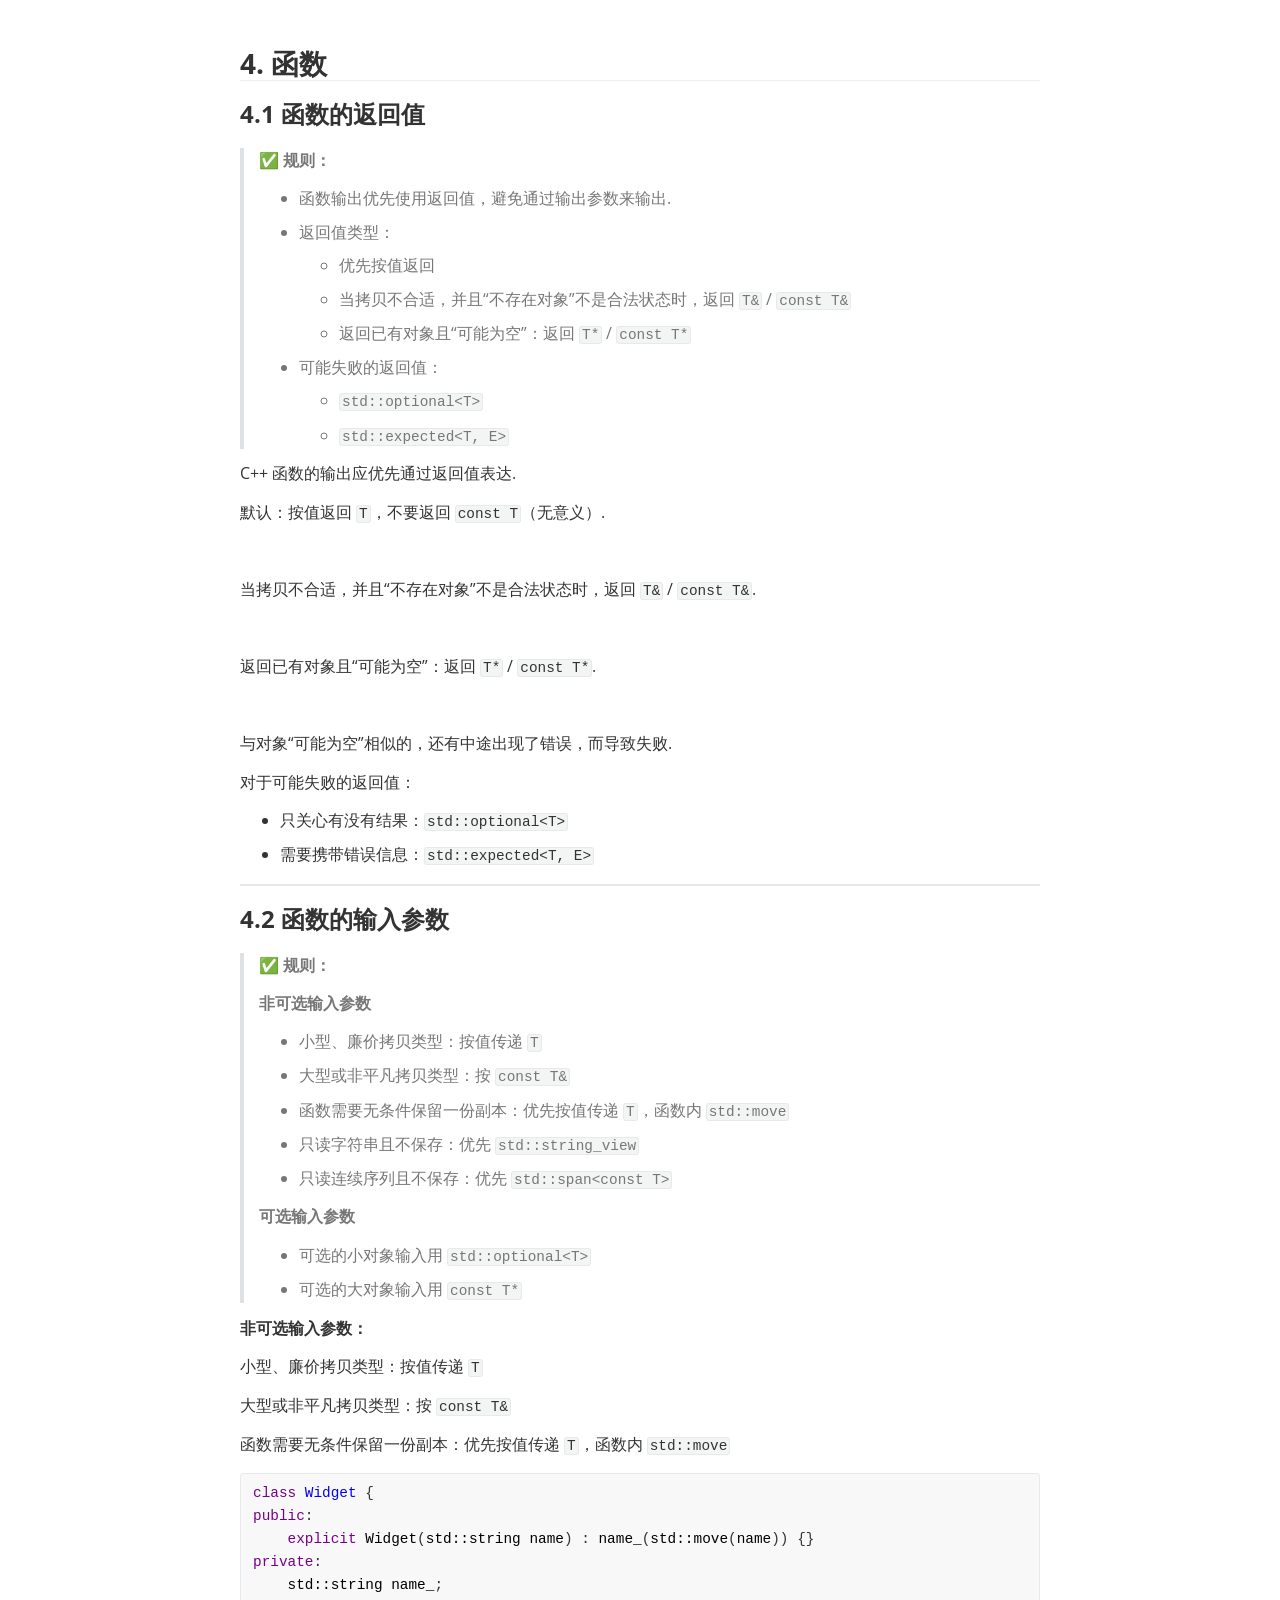
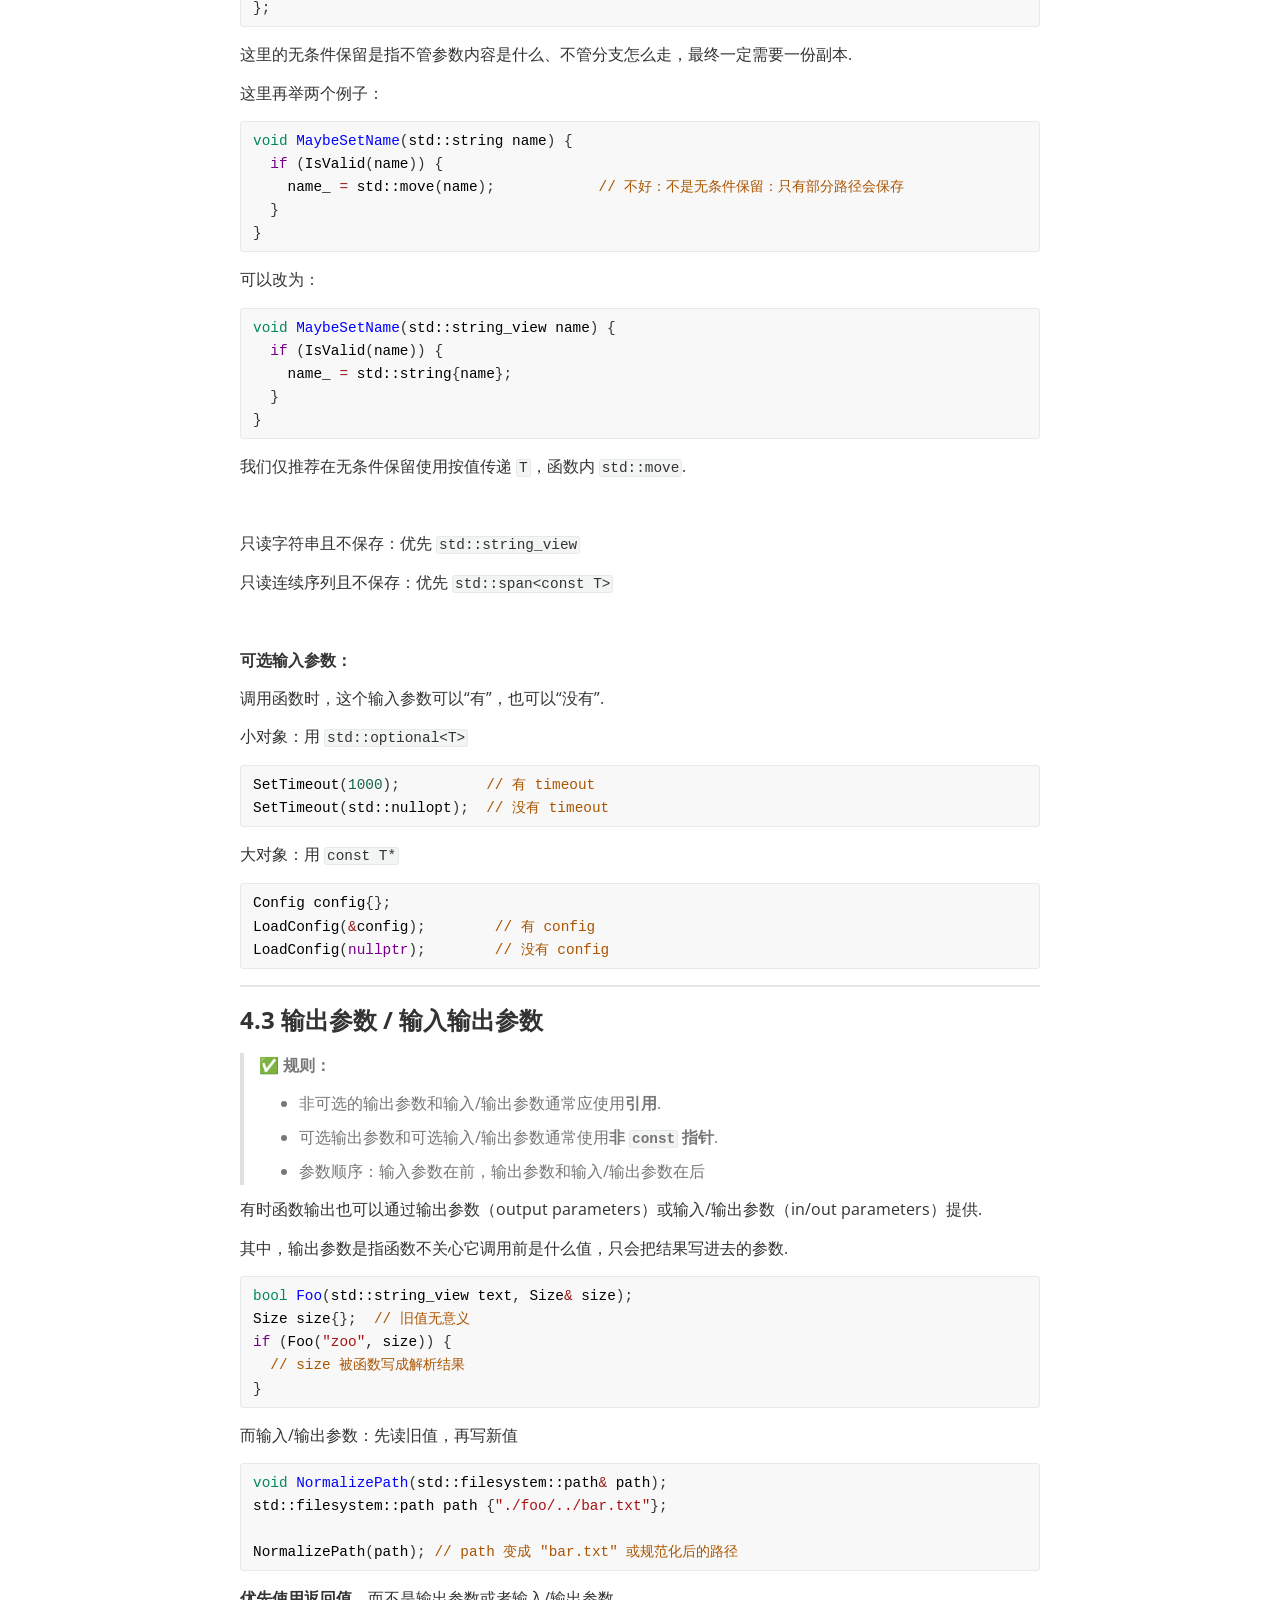
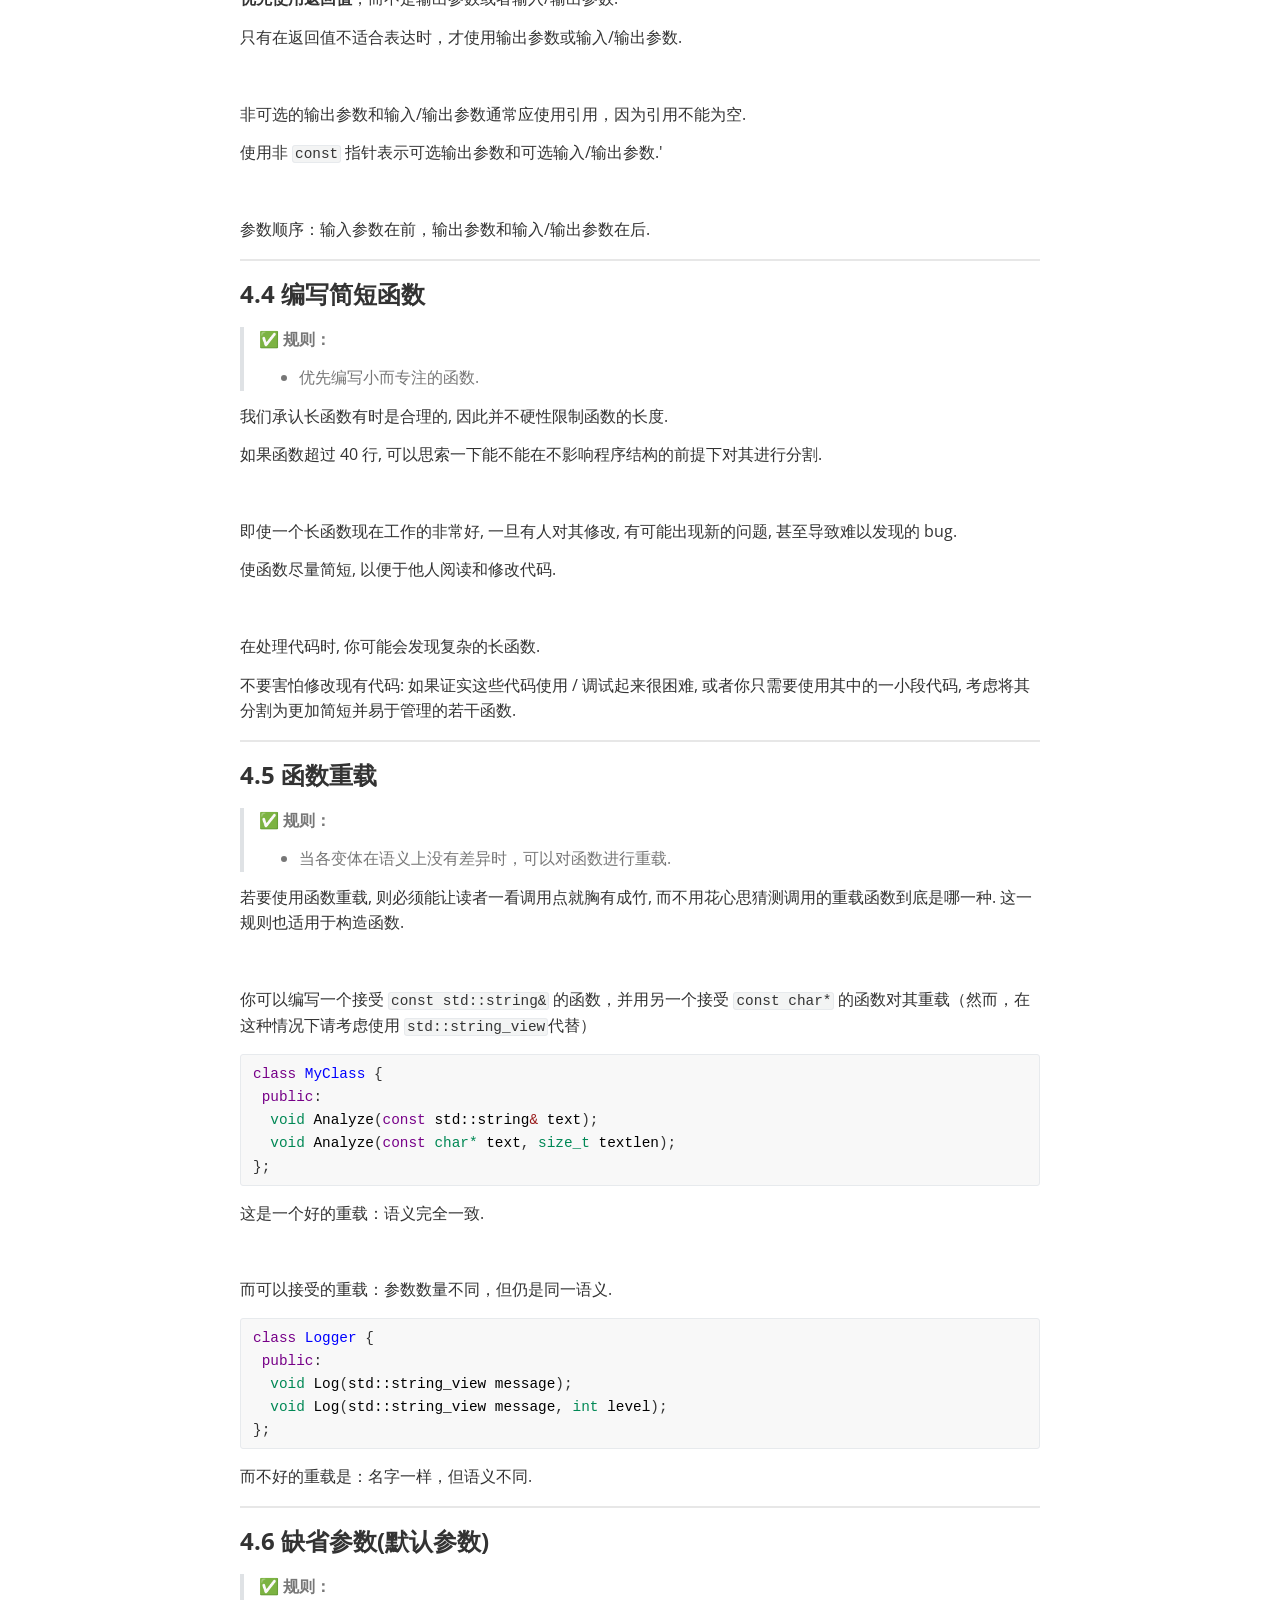
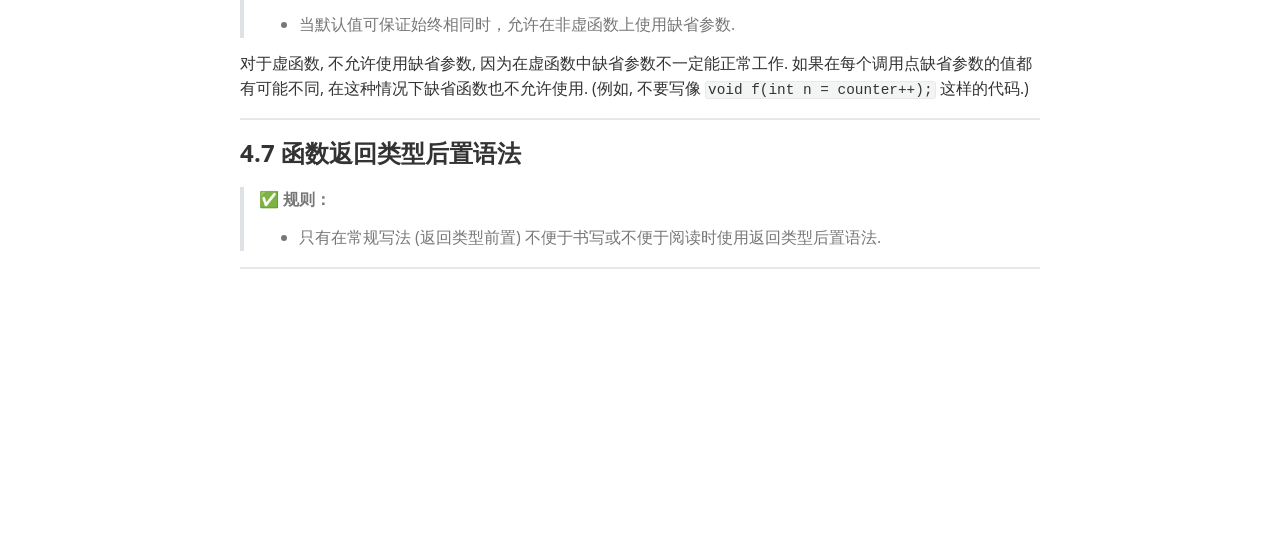
<file: references/html/4.functions.html>
<!doctype html>
<html>
<head>
<meta charset='UTF-8'><meta name='viewport' content='width=device-width initial-scale=1'><style type='text/css'>html {overflow-x: initial !important;}</style>
<style type='text/css'  id="style-base">:root { --bg-color: #ffffff; --text-color: #333333; --select-text-bg-color: #B5D6FC; --select-text-font-color: auto; --monospace: "Lucida Console",Consolas,"Courier",monospace; --title-bar-height: 20px; }
.mac-os-11 { --title-bar-height: 28px; }
html { font-size: 14px; background-color: var(--bg-color); color: var(--text-color); font-family: "Helvetica Neue", Helvetica, Arial, "Segoe UI Emoji", "SF Pro", sans-serif; -webkit-font-smoothing: antialiased; }
h1, h2, h3, h4, h5 { white-space: pre-wrap; }
body { margin: 0px; padding: 0px; height: auto; inset: 0px; font-size: 1rem; line-height: 1.42857; overflow-x: hidden; background: inherit; }
iframe { margin: auto; }
a.url { word-break: break-all; }
a:active, a:hover { outline: 0px; }
.in-text-selection, ::selection { text-shadow: none; background: var(--select-text-bg-color); color: var(--select-text-font-color); }
#write { margin: 0px auto; height: auto; width: inherit; word-break: normal; overflow-wrap: break-word; position: relative; white-space: normal; overflow-x: visible; padding-top: 36px; }
#write.first-line-indent p { text-indent: 2em; }
#write.first-line-indent li p, #write.first-line-indent p *, #write.first-line-indent svg * { text-indent: 0px; }
#write.first-line-indent li { margin-left: 2em; }
.for-image #write { padding-left: 8px; padding-right: 8px; }
body.typora-export { padding-left: 30px; padding-right: 30px; }
.typora-export .footnote-line, .typora-export li, .typora-export p { white-space: pre-wrap; }
.typora-export .task-list-item input { pointer-events: none; }
@media screen and (max-width: 500px) {
  body.typora-export { padding-left: 0px; padding-right: 0px; }
  #write { padding-left: 20px; padding-right: 20px; }
}
#write li > figure:last-child { margin-bottom: 0.5rem; }
#write ol, #write ul { position: relative; }
img { max-width: 100%; vertical-align: middle; image-orientation: from-image; }
button, input, select, textarea { color: inherit; font: inherit; }
input[type="checkbox"], input[type="radio"] { line-height: normal; padding: 0px; }
*, ::after, ::before { box-sizing: border-box; }
#write h1, #write h2, #write h3, #write h4, #write h5, #write h6, #write p, #write pre { width: inherit; position: relative; }
#write svg h1, #write svg h2, #write svg h3, #write svg h4, #write svg h5, #write svg h6, #write svg p { position: static; }
svg sub, svg sup { position: static; }
.nodeLabel p { padding-right: 2px; padding-left: 2px; }
.typora-export .nodeLabel p { padding-right: 0px; padding-left: 0px; }
foreignobject { overflow: visible; }
p { line-height: inherit; }
h1, h2, h3, h4, h5, h6 { break-after: avoid-page; break-inside: avoid; orphans: 4; }
p { orphans: 4; }
li p { orphans: 1; }
h1 { font-size: 2rem; }
h2 { font-size: 1.8rem; }
h3 { font-size: 1.6rem; }
h4 { font-size: 1.4rem; }
h5 { font-size: 1.2rem; }
h6 { font-size: 1rem; }
.md-math-block, .md-rawblock, h1, h2, h3, h4, h5, h6, p { margin-top: 1rem; margin-bottom: 1rem; }
.hidden { display: none; }
.md-blockmeta { color: rgb(204, 204, 204); font-weight: 700; font-style: italic; }
a { cursor: pointer; }
sup.md-footnote { padding: 2px 4px; background-color: rgba(238, 238, 238, 0.7); color: rgb(85, 85, 85); border-radius: 4px; cursor: pointer; }
sup.md-footnote a, sup.md-footnote a:hover { color: inherit; text-transform: inherit; text-decoration: inherit; }
#write input[type="checkbox"] { cursor: pointer; width: inherit; height: inherit; }
figure { overflow-x: auto; margin: 1.2em 0px; max-width: calc(100% + 16px); padding: 0px; }
figure > table { margin: 0px; }
thead, tr { break-inside: avoid; break-after: auto; }
thead { display: table-header-group; }
table { border-collapse: collapse; border-spacing: 0px; width: 100%; overflow: auto; break-inside: auto; text-align: left; }
table.md-table td { min-width: 32px; }
.CodeMirror-gutters { border-right: 0px; background-color: inherit; }
.CodeMirror-linenumber { user-select: none; }
.CodeMirror { text-align: left; }
.CodeMirror-placeholder { opacity: 0.3; }
.CodeMirror pre { padding: 0px 4px; }
.CodeMirror-lines { padding: 0px; }
div.hr:focus { cursor: none; }
#write pre { white-space: pre-wrap; }
#write.fences-no-line-wrapping pre { white-space: pre; }
#write pre.ty-contain-cm { white-space: normal; }
.CodeMirror-gutters { margin-right: 4px; }
.md-fences { font-size: 0.9rem; display: block; break-inside: avoid; text-align: left; overflow: visible; white-space: pre; background: inherit; position: relative !important; }
.md-fences-adv-panel { width: 100%; margin-top: 10px; text-align: center; padding-top: 0px; padding-bottom: 8px; overflow-x: auto; }
#write .md-fences.mock-cm { white-space: pre-wrap; }
.md-fences.md-fences-with-lineno { padding-left: 0px; }
#write.fences-no-line-wrapping .md-fences.mock-cm { white-space: pre; overflow-x: auto; }
.md-fences.mock-cm.md-fences-with-lineno { padding-left: 8px; }
.CodeMirror-line, twitterwidget { break-inside: avoid; }
svg { break-inside: avoid; }
.footnotes { opacity: 0.8; font-size: 0.9rem; margin-top: 1em; margin-bottom: 1em; }
.footnotes + .footnotes { margin-top: 0px; }
.md-reset { margin: 0px; padding: 0px; border: 0px; outline: 0px; vertical-align: top; background: 0px 0px; text-decoration: none; text-shadow: none; float: none; position: static; width: auto; height: auto; white-space: nowrap; cursor: inherit; -webkit-tap-highlight-color: transparent; line-height: normal; font-weight: 400; text-align: left; box-sizing: content-box; direction: ltr; }
li div { padding-top: 0px; }
blockquote { margin: 1rem 0px; }
li .mathjax-block, li p { margin: 0.5rem 0px; }
li blockquote { margin: 1rem 0px; }
li { margin: 0px; position: relative; }
blockquote > :last-child { margin-bottom: 0px; }
blockquote > :first-child, li > :first-child { margin-top: 0px; }
.footnotes-area { color: rgb(136, 136, 136); margin-top: 0.714rem; padding-bottom: 0.143rem; white-space: normal; }
#write .footnote-line { white-space: pre-wrap; }
@media print {
  body, html { border: 1px solid transparent; height: 99%; break-after: avoid; break-before: avoid; font-variant-ligatures: no-common-ligatures; }
  #write { margin-top: 0px; border-color: transparent !important; padding-top: 0px !important; padding-bottom: 0px !important; }
  .typora-export * { -webkit-print-color-adjust: exact; }
  .typora-export #write { break-after: avoid; }
  .typora-export #write::after { height: 0px; }
  .is-mac table { break-inside: avoid; }
  #write > p:nth-child(1) { margin-top: 0px; }
  .typora-export-show-outline .typora-export-sidebar { display: none; }
  figure { overflow-x: visible; }
}
.footnote-line { margin-top: 0.714em; font-size: 0.7em; }
a img, img a { cursor: pointer; }
pre.md-meta-block { font-size: 0.8rem; min-height: 0.8rem; white-space: pre-wrap; background: rgb(204, 204, 204); display: block; overflow-x: hidden; }
p > .md-image:only-child:not(.md-img-error) img, p > img:only-child { display: block; margin: auto; }
#write.first-line-indent p > .md-image:only-child:not(.md-img-error) img { left: -2em; position: relative; }
p > .md-image:only-child { display: inline-block; width: 100%; }
#write .MathJax_Display { margin: 0.8em 0px 0px; }
.md-math-block { width: 100%; }
.md-math-block:not(:empty)::after { display: none; }
.MathJax_ref { fill: currentcolor; }
[contenteditable="true"]:active, [contenteditable="true"]:focus, [contenteditable="false"]:active, [contenteditable="false"]:focus { outline: 0px; box-shadow: none; }
.md-task-list-item { position: relative; list-style-type: none; }
.task-list-item.md-task-list-item { padding-left: 0px; }
.md-task-list-item > input { position: absolute; top: 0px; left: 0px; margin-left: -1.2em; margin-top: calc(1em - 10px); border: none; }
.math { font-size: 1rem; }
.md-toc { min-height: 3.58rem; position: relative; font-size: 0.9rem; border-radius: 10px; }
.md-toc-content { position: relative; margin-left: 0px; }
.md-toc-content::after, .md-toc::after { display: none; }
.md-toc-item { display: block; color: rgb(65, 131, 196); }
.md-toc-item a { text-decoration: none; }
.md-toc-inner:hover { text-decoration: underline; }
.md-toc-inner { display: inline-block; cursor: pointer; }
.md-toc-h1 .md-toc-inner { margin-left: 0px; font-weight: 700; }
.md-toc-h2 .md-toc-inner { margin-left: 2em; }
.md-toc-h3 .md-toc-inner { margin-left: 4em; }
.md-toc-h4 .md-toc-inner { margin-left: 6em; }
.md-toc-h5 .md-toc-inner { margin-left: 8em; }
.md-toc-h6 .md-toc-inner { margin-left: 10em; }
@media screen and (max-width: 48em) {
  .md-toc-h3 .md-toc-inner { margin-left: 3.5em; }
  .md-toc-h4 .md-toc-inner { margin-left: 5em; }
  .md-toc-h5 .md-toc-inner { margin-left: 6.5em; }
  .md-toc-h6 .md-toc-inner { margin-left: 8em; }
}
a.md-toc-inner { font-size: inherit; font-style: inherit; font-weight: inherit; line-height: inherit; }
.footnote-line a:not(.reversefootnote) { color: inherit; }
.reversefootnote { font-family: ui-monospace, sans-serif; }
.md-attr { display: none; }
.md-fn-count::after { content: "."; }
code, pre, samp, tt { font-family: var(--monospace); }
kbd { margin: 0px 0.1em; padding: 0.1em 0.6em; font-size: 0.8em; color: rgb(36, 39, 41); background: rgb(255, 255, 255); border: 1px solid rgb(173, 179, 185); border-radius: 3px; box-shadow: rgba(12, 13, 14, 0.2) 0px 1px 0px, rgb(255, 255, 255) 0px 0px 0px 2px inset; white-space: nowrap; vertical-align: middle; }
.md-comment { color: rgb(162, 127, 3); opacity: 0.6; font-family: var(--monospace); }
code { text-align: left; vertical-align: initial; }
a.md-print-anchor { white-space: pre !important; border-width: initial !important; border-style: none !important; border-color: initial !important; display: inline-block !important; position: absolute !important; width: 1px !important; right: 0px !important; outline: 0px !important; background: 0px 0px !important; text-decoration: initial !important; text-shadow: initial !important; }
.os-windows.monocolor-emoji .md-emoji { font-family: "Segoe UI Symbol", sans-serif; }
.md-diagram-panel > svg { max-width: 100%; }
[lang="flow"] svg, [lang="mermaid"] svg { max-width: 100%; height: auto; }
[lang="mermaid"] .node text { font-size: 1rem; }
table tr th { border-bottom: 0px; }
video { max-width: 100%; display: block; margin: 0px auto; }
iframe { max-width: 100%; width: 100%; border: none; }
.highlight td, .highlight tr { border: 0px; }
mark { background: rgb(255, 255, 0); color: rgb(0, 0, 0); }
.md-html-inline .md-plain, .md-html-inline strong, mark .md-inline-math, mark strong { color: inherit; }
.md-expand mark .md-meta { opacity: 0.3 !important; }
mark .md-meta { color: rgb(0, 0, 0); }
@media print {
  .typora-export h1, .typora-export h2, .typora-export h3, .typora-export h4, .typora-export h5, .typora-export h6 { break-inside: avoid; }
}
.md-diagram-panel .messageText { stroke: none !important; }
.md-diagram-panel .start-state { fill: var(--node-fill); }
.md-diagram-panel .edgeLabel rect { opacity: 1 !important; }
.md-fences.md-fences-math { font-size: 1em; }
.md-fences-advanced:not(.md-focus) { padding: 0px; white-space: nowrap; border: 0px; }
.md-fences-advanced:not(.md-focus) { background: inherit; }
.mermaid-svg { margin: auto; }
.typora-export-show-outline .typora-export-content { max-width: 1440px; margin: auto; display: flex; flex-direction: row; }
.typora-export-sidebar { width: 300px; font-size: 0.8rem; margin-top: 80px; margin-right: 18px; }
.typora-export-show-outline #write { --webkit-flex: 2; flex: 2 1 0%; }
.typora-export-sidebar .outline-content { position: fixed; top: 0px; max-height: 100%; overflow: hidden auto; padding-bottom: 30px; padding-top: 60px; width: 300px; }
@media screen and (max-width: 1024px) {
  .typora-export-sidebar, .typora-export-sidebar .outline-content { width: 240px; }
}
@media screen and (max-width: 800px) {
  .typora-export-sidebar { display: none; }
}
.outline-content li, .outline-content ul { margin-left: 0px; margin-right: 0px; padding-left: 0px; padding-right: 0px; list-style: none; overflow-wrap: anywhere; }
.outline-content ul { margin-top: 0px; margin-bottom: 0px; }
.outline-content strong { font-weight: 400; }
.outline-expander { width: 1rem; height: 1.42857rem; position: relative; display: table-cell; vertical-align: middle; cursor: pointer; padding-left: 4px; }
.outline-expander::before { content: ""; position: relative; font-family: Ionicons; display: inline-block; font-size: 8px; vertical-align: middle; }
.outline-item { padding-top: 3px; padding-bottom: 3px; cursor: pointer; }
.outline-expander:hover::before { content: ""; }
.outline-h1 > .outline-item { padding-left: 0px; }
.outline-h2 > .outline-item { padding-left: 1em; }
.outline-h3 > .outline-item { padding-left: 2em; }
.outline-h4 > .outline-item { padding-left: 3em; }
.outline-h5 > .outline-item { padding-left: 4em; }
.outline-h6 > .outline-item { padding-left: 5em; }
.outline-label { cursor: pointer; display: table-cell; vertical-align: middle; text-decoration: none; color: inherit; }
.outline-label:hover { text-decoration: underline; }
.outline-item:hover { border-color: rgb(245, 245, 245); background-color: var(--item-hover-bg-color); }
.outline-item:hover { margin-left: -28px; margin-right: -28px; border-left: 28px solid transparent; border-right: 28px solid transparent; }
.outline-item-single .outline-expander::before, .outline-item-single .outline-expander:hover::before { display: none; }
.outline-item-open > .outline-item > .outline-expander::before { content: ""; }
.outline-children { display: none; }
.info-panel-tab-wrapper { display: none; }
.outline-item-open > .outline-children { display: block; }
.typora-export .outline-item { padding-top: 1px; padding-bottom: 1px; }
.typora-export .outline-item:hover { margin-right: -8px; border-right: 8px solid transparent; }
.typora-export .outline-expander::before { content: "+"; font-family: inherit; top: -1px; }
.typora-export .outline-expander:hover::before, .typora-export .outline-item-open > .outline-item > .outline-expander::before { content: "−"; }
.typora-export-collapse-outline .outline-children { display: none; }
.typora-export-collapse-outline .outline-item-open > .outline-children, .typora-export-no-collapse-outline .outline-children { display: block; }
.typora-export-no-collapse-outline .outline-expander::before { content: "" !important; }
.typora-export-show-outline .outline-item-active > .outline-item .outline-label { font-weight: 700; }
.md-inline-math-container mjx-container { zoom: 0.95; }
mjx-container { break-inside: avoid; }
.md-alert.md-alert-note { border-left-color: rgb(9, 105, 218); }
.md-alert.md-alert-important { border-left-color: rgb(130, 80, 223); }
.md-alert.md-alert-warning { border-left-color: rgb(154, 103, 0); }
.md-alert.md-alert-tip { border-left-color: rgb(31, 136, 61); }
.md-alert.md-alert-caution { border-left-color: rgb(207, 34, 46); }
.md-alert { padding: 0px 1em; margin-bottom: 16px; color: inherit; border-left: 0.25em solid rgb(0, 0, 0); }
.md-alert-text-note { color: rgb(9, 105, 218); }
.md-alert-text-important { color: rgb(130, 80, 223); }
.md-alert-text-warning { color: rgb(154, 103, 0); }
.md-alert-text-tip { color: rgb(31, 136, 61); }
.md-alert-text-caution { color: rgb(207, 34, 46); }
.md-alert-text { font-size: 0.9rem; font-weight: 700; }
.md-alert-text svg { fill: currentcolor; position: relative; top: 0.125em; margin-right: 1ch; overflow: visible; }
.md-alert-text-container::after { content: attr(data-text); text-transform: capitalize; pointer-events: none; margin-right: 1ch; }

</style>
<style type='text/css'  id="style-codemirror">.CodeMirror { height: auto; }
.CodeMirror.cm-s-inner { background: inherit; }
.CodeMirror-scroll { overflow: auto hidden; z-index: 3; }
.CodeMirror-gutter-filler, .CodeMirror-scrollbar-filler { background-color: rgb(255, 255, 255); }
.CodeMirror-gutters { border-right: 1px solid rgb(221, 221, 221); background: inherit; white-space: nowrap; }
.CodeMirror-linenumber { padding: 0px 3px 0px 5px; text-align: right; color: rgb(153, 153, 153); }
.cm-s-inner .cm-keyword { color: rgb(119, 0, 136); }
.cm-s-inner .cm-atom, .cm-s-inner.cm-atom { color: rgb(34, 17, 153); }
.cm-s-inner .cm-number { color: rgb(17, 102, 68); }
.cm-s-inner .cm-def { color: rgb(0, 0, 255); }
.cm-s-inner .cm-variable { color: rgb(0, 0, 0); }
.cm-s-inner .cm-variable-2 { color: rgb(0, 85, 170); }
.cm-s-inner .cm-variable-3 { color: rgb(0, 136, 85); }
.cm-s-inner .cm-string { color: rgb(170, 17, 17); }
.cm-s-inner .cm-property { color: rgb(0, 0, 0); }
.cm-s-inner .cm-operator { color: rgb(152, 26, 26); }
.cm-s-inner .cm-comment, .cm-s-inner.cm-comment { color: rgb(170, 85, 0); }
.cm-s-inner .cm-string-2 { color: rgb(255, 85, 0); }
.cm-s-inner .cm-meta { color: rgb(85, 85, 85); }
.cm-s-inner .cm-qualifier { color: rgb(85, 85, 85); }
.cm-s-inner .cm-builtin { color: rgb(51, 0, 170); }
.cm-s-inner .cm-bracket { color: rgb(153, 153, 119); }
.cm-s-inner .cm-tag { color: rgb(17, 119, 0); }
.cm-s-inner .cm-attribute { color: rgb(0, 0, 204); }
.cm-s-inner .cm-header, .cm-s-inner.cm-header { color: rgb(0, 0, 255); }
.cm-s-inner .cm-quote, .cm-s-inner.cm-quote { color: rgb(0, 153, 0); }
.cm-s-inner .cm-hr, .cm-s-inner.cm-hr { color: rgb(153, 153, 153); }
.cm-s-inner .cm-link, .cm-s-inner.cm-link { color: rgb(0, 0, 204); }
.cm-negative { color: rgb(221, 68, 68); }
.cm-positive { color: rgb(34, 153, 34); }
.cm-header, .cm-strong { font-weight: 700; }
.cm-del { text-decoration: line-through; }
.cm-em { font-style: italic; }
.cm-link { text-decoration: underline; }
.cm-error { color: red; }
.cm-invalidchar { color: red; }
.cm-constant { color: rgb(38, 139, 210); }
.cm-defined { color: rgb(181, 137, 0); }
div.CodeMirror span.CodeMirror-matchingbracket { color: rgb(0, 255, 0); }
div.CodeMirror span.CodeMirror-nonmatchingbracket { color: rgb(255, 34, 34); }
.cm-s-inner .CodeMirror-activeline-background { background: inherit; }
.CodeMirror { position: relative; overflow: hidden; }
.CodeMirror-scroll { height: 100%; outline: 0px; position: relative; box-sizing: content-box; background: inherit; }
.CodeMirror-sizer { position: relative; }
.CodeMirror-gutter-filler, .CodeMirror-hscrollbar, .CodeMirror-scrollbar-filler, .CodeMirror-vscrollbar { position: absolute; z-index: 6; display: none; outline: 0px; }
.CodeMirror-vscrollbar { right: 0px; top: 0px; overflow: hidden; }
.CodeMirror-hscrollbar { bottom: 0px; left: 0px; overflow: auto hidden; }
.CodeMirror-scrollbar-filler { right: 0px; bottom: 0px; }
.CodeMirror-gutter-filler { left: 0px; bottom: 0px; }
.CodeMirror-gutters { position: absolute; left: 0px; top: 0px; padding-bottom: 10px; z-index: 3; overflow-y: hidden; }
.CodeMirror-gutter { white-space: normal; height: 100%; box-sizing: content-box; padding-bottom: 30px; margin-bottom: -32px; display: inline-block; }
.CodeMirror-gutter-wrapper { position: absolute; z-index: 4; background: 0px 0px !important; border: none !important; }
.CodeMirror-gutter-background { position: absolute; top: 0px; bottom: 0px; z-index: 4; }
.CodeMirror-gutter-elt { position: absolute; cursor: default; z-index: 4; }
.CodeMirror-lines { cursor: text; }
.CodeMirror pre { border-radius: 0px; border-width: 0px; background: 0px 0px; font-family: inherit; font-size: inherit; margin: 0px; white-space: pre; overflow-wrap: normal; color: inherit; z-index: 2; position: relative; overflow: visible; }
.CodeMirror-wrap pre { overflow-wrap: break-word; white-space: pre-wrap; word-break: normal; }
.CodeMirror-code pre { border-right: 30px solid transparent; width: fit-content; }
.CodeMirror-wrap .CodeMirror-code pre { border-right: none; width: auto; }
.CodeMirror-linebackground { position: absolute; inset: 0px; z-index: 0; }
.CodeMirror-linewidget { position: relative; z-index: 2; overflow: auto; }
.CodeMirror-wrap .CodeMirror-scroll { overflow-x: hidden; }
.CodeMirror-measure { position: absolute; width: 100%; height: 0px; overflow: hidden; visibility: hidden; }
.CodeMirror-measure pre { position: static; }
.CodeMirror div.CodeMirror-cursor { position: absolute; visibility: hidden; border-right: none; width: 0px; }
.CodeMirror div.CodeMirror-cursor { visibility: hidden; }
.CodeMirror-focused div.CodeMirror-cursor { visibility: inherit; }
.cm-searching { background: rgba(255, 255, 0, 0.4); }
span.cm-underlined { text-decoration: underline; }
span.cm-strikethrough { text-decoration: line-through; }
.cm-tw-syntaxerror { color: rgb(255, 255, 255); background-color: rgb(153, 0, 0); }
.cm-tw-deleted { text-decoration: line-through; }
.cm-tw-header5 { font-weight: 700; }
.cm-tw-listitem:first-child { padding-left: 10px; }
.cm-tw-box { border-style: solid; border-right-width: 1px; border-bottom-width: 1px; border-left-width: 1px; border-color: inherit; border-top-width: 0px !important; }
.cm-tw-underline { text-decoration: underline; }
@media print {
  .CodeMirror div.CodeMirror-cursor { visibility: hidden; }
}

</style>
<link rel='stylesheet' href='https://fonts.googleapis.com/css?family=Open+Sans:400italic,700italic,700,400&amp;subset=latin,latin-ext' type='text/css' />
<style type='text/css'  id="style-theme_css">:root {
    --side-bar-bg-color: #fafafa;
    --control-text-color: #777;
}

@include-when-export url(https://fonts.googleapis.com/css?family=Open+Sans:400italic,700italic,700,400&subset=latin,latin-ext);

/* open-sans-regular - latin-ext_latin */
/* open-sans-italic - latin-ext_latin */
/* open-sans-700 - latin-ext_latin */
/* open-sans-700italic - latin-ext_latin */
html {
    font-size: 16px;
    -webkit-font-smoothing: antialiased;
}

body {
    font-family: 'Fira Regular', "Open Sans", "Clear Sans", "Helvetica Neue", Helvetica, Arial, 'Segoe UI Emoji', 'SF Pro', sans-serif;
    color: rgb(51, 51, 51);
    line-height: 1.6;
}

#write {
    max-width: 860px;
    margin: 0 auto;
    padding: 30px;
    padding-bottom: 100px;
}

@media only screen and (min-width: 1400px) {
    #write {
        max-width: 1024px;
    }
}

@media only screen and (min-width: 1800px) {
    #write {
        max-width: 1200px;
    }
}

#write>ul:first-child,
#write>ol:first-child {
    margin-top: 30px;
}

a {
    color: #4183C4;
}

h1,
h2,
h3,
h4,
h5,
h6 {
    position: relative;
    margin-top: 1rem;
    margin-bottom: 1rem;
    font-weight: bold;
    line-height: 1.4;
    cursor: text;
}

h1:hover a.anchor,
h2:hover a.anchor,
h3:hover a.anchor,
h4:hover a.anchor,
h5:hover a.anchor,
h6:hover a.anchor {
    text-decoration: none;
}

h1 tt,
h1 code {
    font-size: inherit;
}

h2 tt,
h2 code {
    font-size: inherit;
}

h3 tt,
h3 code {
    font-size: inherit;
}

h4 tt,
h4 code {
    font-size: inherit;
}

h5 tt,
h5 code {
    font-size: inherit;
}

h6 tt,
h6 code {
    font-size: inherit;
}

h1 {
    font-size: 2.25em;
    line-height: 1.2;
    border-bottom: 1px solid #eee;
}

h2 {
    font-size: 1.75em;
    line-height: 1.225;
    border-bottom: 1px solid #eee;
}

/*@media print {
    .typora-export h1,
    .typora-export h2 {
        border-bottom: none;
        padding-bottom: initial;
    }

    .typora-export h1::after,
    .typora-export h2::after {
        content: "";
        display: block;
        height: 100px;
        margin-top: -96px;
        border-top: 1px solid #eee;
    }
}*/

h3 {
    font-size: 1.5em;
    line-height: 1.43;
}

h4 {
    font-size: 1.25em;
}

h5 {
    font-size: 1em;
}

h6 {
    font-size: 1em;
    color: #777;
}

p,
blockquote,
ul,
ol,
dl,
table {
    margin: 0.8em 0;
}

li>ol,
li>ul {
    margin: 0 0;
}

hr {
    height: 2px;
    padding: 0;
    margin: 16px 0;
    background-color: #e7e7e7;
    border: 0 none;
    overflow: hidden;
    box-sizing: content-box;
}

li p.first {
    display: inline-block;
}

ul,
ol {
    padding-left: 30px;
}

ul:first-child,
ol:first-child {
    margin-top: 0;
}

ul:last-child,
ol:last-child {
    margin-bottom: 0;
}

blockquote {
    border-left: 4px solid #dfe2e5;
    padding: 0 15px;
    color: #777777;
}

blockquote blockquote {
    padding-right: 0;
}

table {
    padding: 0;
    word-break: initial;
}

table tr {
    border: 1px solid #dfe2e5;
    margin: 0;
    padding: 0;
}

table tr:nth-child(2n),
thead {
    background-color: #f8f8f8;
}

table th {
    font-weight: bold;
    border: 1px solid #dfe2e5;
    border-bottom: 0;
    margin: 0;
    padding: 6px 13px;
}

table td {
    border: 1px solid #dfe2e5;
    margin: 0;
    padding: 6px 13px;
}

table th:first-child,
table td:first-child {
    margin-top: 0;
}

table th:last-child,
table td:last-child {
    margin-bottom: 0;
}

.CodeMirror-lines {
    padding-left: 4px;
}

.code-tooltip {
    box-shadow: 0 1px 1px 0 rgba(0, 28, 36, .3);
    border-top: 1px solid #eef2f2;
}

.md-fences,
code,
tt {
    border: 1px solid #e7eaed;
    background-color: #f8f8f8;
    border-radius: 3px;
    padding: 0;
    padding: 2px 4px 0px 4px;
    font-size: 0.9em;
}

code {
    background-color: #f3f4f4;
    padding: 0 2px 0 2px;
}

.md-fences {
    margin-bottom: 15px;
    margin-top: 15px;
    padding-top: 8px;
    padding-bottom: 6px;
}


.md-task-list-item>input {
    margin-left: -1.3em;
}

@media print {
    html {
        font-size: 13px;
    }

    pre {
        page-break-inside: avoid;
        word-wrap: break-word;
    }
}

.md-fences {
    background-color: #f8f8f8;
}

#write pre.md-meta-block {
    padding: 1rem;
    font-size: 85%;
    line-height: 1.45;
    background-color: #f7f7f7;
    border: 0;
    border-radius: 3px;
    color: #777777;
    margin-top: 0 !important;
}

.mathjax-block>.code-tooltip {
    bottom: .375rem;
}

.md-mathjax-midline {
    background: #fafafa;
}

#write>h3.md-focus:before {
    left: -1.5625rem;
    top: .375rem;
}

#write>h4.md-focus:before {
    left: -1.5625rem;
    top: .285714286rem;
}

#write>h5.md-focus:before {
    left: -1.5625rem;
    top: .285714286rem;
}

#write>h6.md-focus:before {
    left: -1.5625rem;
    top: .285714286rem;
}

.md-image>.md-meta {
    /*border: 1px solid #ddd;*/
    border-radius: 3px;
    padding: 2px 0px 0px 4px;
    font-size: 0.9em;
    color: inherit;
}

.md-tag {
    color: #a7a7a7;
    opacity: 1;
}

.md-toc {
    margin-top: 20px;
    padding-bottom: 20px;
}

.sidebar-tabs {
    border-bottom: none;
}

#typora-quick-open {
    border: 1px solid #ddd;
    background-color: #f8f8f8;
}

#typora-quick-open-item {
    background-color: #FAFAFA;
    border-color: #FEFEFE #e5e5e5 #e5e5e5 #eee;
    border-style: solid;
    border-width: 1px;
}

/** focus mode */
.on-focus-mode blockquote {
    border-left-color: rgba(85, 85, 85, 0.12);
}

header,
.context-menu,
.megamenu-content,
footer {
    font-family: "Segoe UI", "Arial", sans-serif;
}

.file-node-content:hover .file-node-icon,
.file-node-content:hover .file-node-open-state {
    visibility: visible;
}

.mac-seamless-mode #typora-sidebar {
    background-color: #fafafa;
    background-color: var(--side-bar-bg-color);
}

.mac-os #write {
    caret-color: AccentColor;
}

.md-lang {
    color: #b4654d;
}

/*.html-for-mac {
    --item-hover-bg-color: #E6F0FE;
}*/

#md-notification .btn {
    border: 0;
}

.dropdown-menu .divider {
    border-color: #e5e5e5;
    opacity: 0.4;
}

.ty-preferences .window-content {
    background-color: #fafafa;
}

.ty-preferences .nav-group-item.active {
    color: white;
    background: #999;
}

.menu-item-container a.menu-style-btn {
    background-color: #f5f8fa;
    background-image: linear-gradient(180deg, hsla(0, 0%, 100%, 0.8), hsla(0, 0%, 100%, 0));
}</style>
<style type='text/css'  id="style-lp">ol, ul {padding-left: 40px}</style>

<title>4.functions</title>
</head>
<body class='typora-export os-windows'><div class='typora-export-content'>
<div id='write'  class=''><h2><span>4. 函数</span></h2><h3 id='41-函数的返回值'><span>4.1 函数的返回值</span></h3><blockquote><p><strong><span>✅ 规则：</span></strong></p><ul><li><p><span>函数输出优先使用返回值，避免通过输出参数来输出.</span></p></li><li><p><span>返回值类型：</span></p><ul><li><p><span>优先按值返回</span></p></li><li><p><span>当拷贝不合适，并且“不存在对象”不是合法状态时，返回 </span><code>T&amp;</code><span> / </span><code>const T&amp;</code></p></li><li><p><span>返回已有对象且“可能为空”：返回 </span><code>T*</code><span> / </span><code>const T*</code></p></li></ul></li><li><p><span>可能失败的返回值：</span></p><ul><li><p><code>std::optional&lt;T&gt;</code><span> </span></p></li><li><p><code>std::expected&lt;T, E&gt;</code><span>   </span></p></li></ul></li></ul></blockquote><p><span>C++ 函数的输出应优先通过返回值表达.</span></p><p><span>默认：按值返回 </span><code>T</code><span>，不要返回 </span><code>const T</code><span>（无意义）.</span></p><p>&nbsp;</p><p><span>当拷贝不合适，并且“不存在对象”不是合法状态时，返回 </span><code>T&amp;</code><span> / </span><code>const T&amp;</code><span>.</span></p><p>&nbsp;</p><p><span>返回已有对象且“可能为空”：返回 </span><code>T*</code><span> / </span><code>const T*</code><span>.</span></p><p>&nbsp;</p><p><span>与对象“可能为空”相似的，还有中途出现了错误，而导致失败.</span></p><p><span>对于可能失败的返回值：</span></p><ul><li><p><span>只关心有没有结果：</span><code>std::optional&lt;T&gt;</code><span> </span></p></li><li><p><span>需要携带错误信息：</span><code>std::expected&lt;T, E&gt;</code><span>   </span></p></li></ul><hr /><h3 id='42-函数的输入参数'><span>4.2 函数的输入参数</span></h3><blockquote><p><strong><span>✅ 规则：</span></strong></p><p><strong><span>非可选输入参数</span></strong></p><ul><li><p><span>小型、廉价拷贝类型：按值传递 </span><code>T</code></p></li><li><p><span>大型或非平凡拷贝类型：按 </span><code>const T&amp;</code></p></li><li><p><span>函数需要无条件保留一份副本：优先按值传递 </span><code>T</code><span>，函数内 </span><code>std::move</code></p></li><li><p><span>只读字符串且不保存：优先 </span><code>std::string_view</code></p></li><li><p><span>只读连续序列且不保存：优先 </span><code>std::span&lt;const T&gt;</code></p></li></ul><p><strong><span>可选输入参数</span></strong></p><ul><li><p><span>可选的小对象输入用 </span><code>std::optional&lt;T&gt;</code></p></li><li><p><span>可选的大对象输入用 </span><code>const T*</code></p></li></ul></blockquote><p><strong><span>非可选输入参数：</span></strong></p><p><span>小型、廉价拷贝类型：按值传递 </span><code>T</code></p><p><span>大型或非平凡拷贝类型：按 </span><code>const T&amp;</code></p><p><span>函数需要无条件保留一份副本：优先按值传递 </span><code>T</code><span>，函数内 </span><code>std::move</code></p><pre class="md-fences md-end-block ty-contain-cm modeLoaded" spellcheck="false" lang="cpp"><div class="CodeMirror cm-s-inner cm-s-null-scroll CodeMirror-wrap" lang="cpp"><div style="overflow: hidden; position: relative; width: 3px; height: 0px; top: 9.51982px; left: 7.99334px;"><textarea autocorrect="off" autocapitalize="off" spellcheck="false" tabindex="0" style="position: absolute; bottom: -1em; padding: 0px; width: 1000px; height: 1em; outline: none;"></textarea></div><div class="CodeMirror-scrollbar-filler" cm-not-content="true"></div><div class="CodeMirror-gutter-filler" cm-not-content="true"></div><div class="CodeMirror-scroll" tabindex="-1"><div class="CodeMirror-sizer" style="margin-left: 0px; margin-bottom: 0px; border-right-width: 0px; padding-right: 0px; padding-bottom: 0px;"><div style="position: relative; top: 0px;"><div class="CodeMirror-lines" role="presentation"><div role="presentation" style="position: relative; outline: none;"><div class="CodeMirror-measure"></div><div class="CodeMirror-measure"></div><div style="position: relative; z-index: 1;"></div><div class="CodeMirror-code" role="presentation" style=""><div class="CodeMirror-activeline" style="position: relative;"><div class="CodeMirror-activeline-background CodeMirror-linebackground"></div><div class="CodeMirror-gutter-background CodeMirror-activeline-gutter" style="left: 0px; width: 0px;"></div><pre class=" CodeMirror-line " role="presentation"><span role="presentation" style="padding-right: 0.1px;"><span class="cm-keyword">class</span> <span class="cm-def">Widget</span> {</span></pre></div><pre class=" CodeMirror-line " role="presentation"><span role="presentation" style="padding-right: 0.1px;"><span class="cm-keyword">public</span>:</span></pre><pre class=" CodeMirror-line " role="presentation"><span role="presentation" style="padding-right: 0.1px;"><span class="cm-tab" role="presentation" cm-text="	">    </span><span class="cm-keyword">explicit</span> <span class="cm-variable">Widget</span>(<span class="cm-variable">std::string</span> <span class="cm-variable">name</span>) : <span class="cm-variable">name_</span>(<span class="cm-variable">std::move</span>(<span class="cm-variable">name</span>)) {}</span></pre><pre class=" CodeMirror-line " role="presentation"><span role="presentation" style="padding-right: 0.1px;"><span class="cm-keyword">private</span>:</span></pre><pre class=" CodeMirror-line " role="presentation"><span role="presentation" style="padding-right: 0.1px;"><span class="cm-tab" role="presentation" cm-text="	">    </span><span class="cm-variable">std::string</span> <span class="cm-variable">name_</span>;</span></pre><pre class=" CodeMirror-line " role="presentation"><span role="presentation" style="padding-right: 0.1px;">};</span></pre></div></div></div></div></div><div style="position: absolute; height: 0px; width: 1px; border-bottom: 0px solid transparent; top: 161px;"></div><div class="CodeMirror-gutters" style="display: none; height: 161px;"></div></div></div></pre><p><span>这里的无条件保留是指不管参数内容是什么、不管分支怎么走，最终一定需要一份副本.</span></p><p><span>这里再举两个例子：</span></p><pre class="md-fences md-end-block ty-contain-cm modeLoaded" spellcheck="false" lang="cpp"><div class="CodeMirror cm-s-inner cm-s-null-scroll CodeMirror-wrap" lang="cpp"><div style="overflow: hidden; position: relative; width: 3px; height: 0px; top: 9.51982px; left: 7.99334px;"><textarea autocorrect="off" autocapitalize="off" spellcheck="false" tabindex="0" style="position: absolute; bottom: -1em; padding: 0px; width: 1000px; height: 1em; outline: none;"></textarea></div><div class="CodeMirror-scrollbar-filler" cm-not-content="true"></div><div class="CodeMirror-gutter-filler" cm-not-content="true"></div><div class="CodeMirror-scroll" tabindex="-1"><div class="CodeMirror-sizer" style="margin-left: 0px; margin-bottom: 0px; border-right-width: 0px; padding-right: 0px; padding-bottom: 0px;"><div style="position: relative; top: 0px;"><div class="CodeMirror-lines" role="presentation"><div role="presentation" style="position: relative; outline: none;"><div class="CodeMirror-measure"><pre><span>xxxxxxxxxx</span></pre></div><div class="CodeMirror-measure"></div><div style="position: relative; z-index: 1;"></div><div class="CodeMirror-code" role="presentation" style=""><div class="CodeMirror-activeline" style="position: relative;"><div class="CodeMirror-activeline-background CodeMirror-linebackground"></div><div class="CodeMirror-gutter-background CodeMirror-activeline-gutter" style="left: 0px; width: 0px;"></div><pre class=" CodeMirror-line " role="presentation"><span role="presentation" style="padding-right: 0.1px;"><span class="cm-variable-3">void</span> <span class="cm-def">MaybeSetName</span>(<span class="cm-variable">std::string</span> <span class="cm-variable">name</span>) { &nbsp;</span></pre></div><pre class=" CodeMirror-line " role="presentation"><span role="presentation" style="padding-right: 0.1px;"> &nbsp;<span class="cm-keyword">if</span> (<span class="cm-variable">IsValid</span>(<span class="cm-variable">name</span>)) {</span></pre><pre class=" CodeMirror-line " role="presentation"><span role="presentation" style="padding-right: 0.1px;"> &nbsp; &nbsp;<span class="cm-variable">name_</span> <span class="cm-operator">=</span> <span class="cm-variable">std::move</span>(<span class="cm-variable">name</span>);<span class="cm-tab" role="presentation" cm-text="	">    </span><span class="cm-tab" role="presentation" cm-text="	">    </span><span class="cm-tab" role="presentation" cm-text="	">    </span><span class="cm-comment">// 不好：不是无条件保留：只有部分路径会保存</span></span></pre><pre class=" CodeMirror-line " role="presentation"><span role="presentation" class="cm-tab-wrap-hack" style="padding-right: 0.1px;">  }<span class="cm-tab" role="presentation" cm-text="	"> </span><span class="cm-tab" role="presentation" cm-text="	">    </span><span class="cm-tab" role="presentation" cm-text="	">    </span><span class="cm-tab" role="presentation" cm-text="	">    </span><span class="cm-tab" role="presentation" cm-text="	">    </span><span class="cm-tab" role="presentation" cm-text="	">    </span><span class="cm-tab" role="presentation" cm-text="	">    </span><span class="cm-tab" role="presentation" cm-text="	">    </span><span class="cm-tab" role="presentation" cm-text="	">    </span><span class="cm-tab" role="presentation" cm-text="	">    </span></span></pre><pre class=" CodeMirror-line " role="presentation"><span role="presentation" style="padding-right: 0.1px;">}</span></pre></div></div></div></div></div><div style="position: absolute; height: 0px; width: 1px; border-bottom: 0px solid transparent; top: 138px;"></div><div class="CodeMirror-gutters" style="display: none; height: 138px;"></div></div></div></pre><p><span>可以改为：</span></p><pre class="md-fences md-end-block ty-contain-cm modeLoaded" spellcheck="false" lang="cpp"><div class="CodeMirror cm-s-inner cm-s-null-scroll CodeMirror-wrap" lang="cpp"><div style="overflow: hidden; position: relative; width: 3px; height: 0px; top: 9.40222px; left: 7.99334px;"><textarea autocorrect="off" autocapitalize="off" spellcheck="false" tabindex="0" style="position: absolute; bottom: -1em; padding: 0px; width: 1000px; height: 1em; outline: none;"></textarea></div><div class="CodeMirror-scrollbar-filler" cm-not-content="true"></div><div class="CodeMirror-gutter-filler" cm-not-content="true"></div><div class="CodeMirror-scroll" tabindex="-1"><div class="CodeMirror-sizer" style="margin-left: 0px; margin-bottom: 0px; border-right-width: 0px; padding-right: 0px; padding-bottom: 0px;"><div style="position: relative; top: 0px;"><div class="CodeMirror-lines" role="presentation"><div role="presentation" style="position: relative; outline: none;"><div class="CodeMirror-measure"><pre><span>xxxxxxxxxx</span></pre></div><div class="CodeMirror-measure"></div><div style="position: relative; z-index: 1;"></div><div class="CodeMirror-code" role="presentation" style=""><div class="CodeMirror-activeline" style="position: relative;"><div class="CodeMirror-activeline-background CodeMirror-linebackground"></div><div class="CodeMirror-gutter-background CodeMirror-activeline-gutter" style="left: 0px; width: 0px;"></div><pre class=" CodeMirror-line " role="presentation"><span role="presentation" style="padding-right: 0.1px;"><span class="cm-variable-3">void</span> <span class="cm-def">MaybeSetName</span>(<span class="cm-variable">std::string_view</span> <span class="cm-variable">name</span>) {</span></pre></div><pre class=" CodeMirror-line " role="presentation"><span role="presentation" style="padding-right: 0.1px;"> &nbsp;<span class="cm-keyword">if</span> (<span class="cm-variable">IsValid</span>(<span class="cm-variable">name</span>)) {</span></pre><pre class=" CodeMirror-line " role="presentation"><span role="presentation" class="cm-tab-wrap-hack" style="padding-right: 0.1px;"> &nbsp; &nbsp;<span class="cm-variable">name_</span> <span class="cm-operator">=</span> <span class="cm-variable">std::string</span>{<span class="cm-variable">name</span>};<span class="cm-tab" role="presentation" cm-text="	">  </span><span class="cm-tab" role="presentation" cm-text="	">    </span><span class="cm-tab" role="presentation" cm-text="	">    </span></span></pre><pre class=" CodeMirror-line " role="presentation"><span role="presentation" style="padding-right: 0.1px;">  }</span></pre><pre class=" CodeMirror-line " role="presentation"><span role="presentation" style="padding-right: 0.1px;">}</span></pre></div></div></div></div></div><div style="position: absolute; height: 0px; width: 1px; border-bottom: 0px solid transparent; top: 138px;"></div><div class="CodeMirror-gutters" style="display: none; height: 138px;"></div></div></div></pre><p><span>我们仅推荐在无条件保留使用按值传递 </span><code>T</code><span>，函数内 </span><code>std::move</code><span>.</span></p><p>&nbsp;</p><p><span>只读字符串且不保存：优先 </span><code>std::string_view</code></p><p><span>只读连续序列且不保存：优先 </span><code>std::span&lt;const T&gt;</code></p><p>&nbsp;</p><p><strong><span>可选输入参数：</span></strong></p><p><span>调用函数时，这个输入参数可以“有”，也可以“没有”.</span></p><p><span>小对象：用 </span><code>std::optional&lt;T&gt;</code></p><pre class="md-fences md-end-block ty-contain-cm modeLoaded" spellcheck="false" lang="cpp"><div class="CodeMirror cm-s-inner cm-s-null-scroll CodeMirror-wrap" lang="cpp"><div style="overflow: hidden; position: relative; width: 3px; height: 0px; top: 9.51982px; left: 7.99334px;"><textarea autocorrect="off" autocapitalize="off" spellcheck="false" tabindex="0" style="position: absolute; bottom: -1em; padding: 0px; width: 1000px; height: 1em; outline: none;"></textarea></div><div class="CodeMirror-scrollbar-filler" cm-not-content="true"></div><div class="CodeMirror-gutter-filler" cm-not-content="true"></div><div class="CodeMirror-scroll" tabindex="-1"><div class="CodeMirror-sizer" style="margin-left: 0px; margin-bottom: 0px; border-right-width: 0px; padding-right: 0px; padding-bottom: 0px;"><div style="position: relative; top: 0px;"><div class="CodeMirror-lines" role="presentation"><div role="presentation" style="position: relative; outline: none;"><div class="CodeMirror-measure"><pre><span>xxxxxxxxxx</span></pre></div><div class="CodeMirror-measure"></div><div style="position: relative; z-index: 1;"></div><div class="CodeMirror-code" role="presentation"><div class="CodeMirror-activeline" style="position: relative;"><div class="CodeMirror-activeline-background CodeMirror-linebackground"></div><div class="CodeMirror-gutter-background CodeMirror-activeline-gutter" style="left: 0px; width: 0px;"></div><pre class=" CodeMirror-line " role="presentation"><span role="presentation" style="padding-right: 0.1px;"><span class="cm-variable">SetTimeout</span>(<span class="cm-number">1000</span>); &nbsp; &nbsp; &nbsp; &nbsp; &nbsp;<span class="cm-comment">// 有 timeout</span></span></pre></div><pre class=" CodeMirror-line " role="presentation"><span role="presentation" style="padding-right: 0.1px;"><span class="cm-variable">SetTimeout</span>(<span class="cm-variable">std::nullopt</span>); &nbsp;<span class="cm-comment">// 没有 timeout</span></span></pre></div></div></div></div></div><div style="position: absolute; height: 0px; width: 1px; border-bottom: 0px solid transparent; top: 46px;"></div><div class="CodeMirror-gutters" style="display: none; height: 46px;"></div></div></div></pre><p><span>大对象：用 </span><code>const T*</code></p><pre class="md-fences md-end-block ty-contain-cm modeLoaded" spellcheck="false" lang="cpp"><div class="CodeMirror cm-s-inner cm-s-null-scroll CodeMirror-wrap" lang="cpp"><div style="overflow: hidden; position: relative; width: 3px; height: 0px; top: 9.51982px; left: 7.99334px;"><textarea autocorrect="off" autocapitalize="off" spellcheck="false" tabindex="0" style="position: absolute; bottom: -1em; padding: 0px; width: 1000px; height: 1em; outline: none;"></textarea></div><div class="CodeMirror-scrollbar-filler" cm-not-content="true"></div><div class="CodeMirror-gutter-filler" cm-not-content="true"></div><div class="CodeMirror-scroll" tabindex="-1"><div class="CodeMirror-sizer" style="margin-left: 0px; margin-bottom: 0px; border-right-width: 0px; padding-right: 0px; padding-bottom: 0px;"><div style="position: relative; top: 0px;"><div class="CodeMirror-lines" role="presentation"><div role="presentation" style="position: relative; outline: none;"><div class="CodeMirror-measure"><pre><span>xxxxxxxxxx</span></pre></div><div class="CodeMirror-measure"></div><div style="position: relative; z-index: 1;"></div><div class="CodeMirror-code" role="presentation"><div class="CodeMirror-activeline" style="position: relative;"><div class="CodeMirror-activeline-background CodeMirror-linebackground"></div><div class="CodeMirror-gutter-background CodeMirror-activeline-gutter" style="left: 0px; width: 0px;"></div><pre class=" CodeMirror-line " role="presentation"><span role="presentation" style="padding-right: 0.1px;"><span class="cm-variable">Config</span> <span class="cm-variable">config</span>{};</span></pre></div><pre class=" CodeMirror-line " role="presentation"><span role="presentation" style="padding-right: 0.1px;"><span class="cm-variable">LoadConfig</span>(<span class="cm-operator">&amp;</span><span class="cm-variable">config</span>); &nbsp; <span class="cm-tab" role="presentation" cm-text="	"> </span><span class="cm-tab" role="presentation" cm-text="	">    </span><span class="cm-comment">// 有 config</span></span></pre><pre class=" CodeMirror-line " role="presentation"><span role="presentation" style="padding-right: 0.1px;"><span class="cm-variable">LoadConfig</span>(<span class="cm-keyword">nullptr</span>);  <span class="cm-tab" role="presentation" cm-text="	">  </span><span class="cm-tab" role="presentation" cm-text="	">    </span><span class="cm-comment">// 没有 config</span></span></pre></div></div></div></div></div><div style="position: absolute; height: 0px; width: 1px; border-bottom: 0px solid transparent; top: 69px;"></div><div class="CodeMirror-gutters" style="display: none; height: 69px;"></div></div></div></pre><hr /><h3 id='43-输出参数--输入输出参数'><span>4.3 输出参数 / 输入输出参数</span></h3><blockquote><p><strong><span>✅ 规则：</span></strong></p><ul><li><p><span>非可选的输出参数和输入/输出参数通常应使用</span><strong><span>引用</span></strong><span>.</span></p></li><li><p><span>可选输出参数和可选输入/输出参数通常使用</span><strong><span>非 </span><code>const</code><span> 指针</span></strong><span>.</span></p></li><li><p><span>参数顺序：输入参数在前，输出参数和输入/输出参数在后</span></p></li></ul></blockquote><p><span>有时函数输出也可以通过输出参数（output parameters）或输入/输出参数（in/out parameters）提供.</span></p><p><span>其中，输出参数是指函数不关心它调用前是什么值，只会把结果写进去的参数.</span></p><pre class="md-fences md-end-block ty-contain-cm modeLoaded" spellcheck="false" lang="cpp"><div class="CodeMirror cm-s-inner cm-s-null-scroll CodeMirror-wrap" lang="cpp"><div style="overflow: hidden; position: relative; width: 3px; height: 0px; top: 9.40228px; left: 7.99334px;"><textarea autocorrect="off" autocapitalize="off" spellcheck="false" tabindex="0" style="position: absolute; bottom: -1em; padding: 0px; width: 1000px; height: 1em; outline: none;"></textarea></div><div class="CodeMirror-scrollbar-filler" cm-not-content="true"></div><div class="CodeMirror-gutter-filler" cm-not-content="true"></div><div class="CodeMirror-scroll" tabindex="-1"><div class="CodeMirror-sizer" style="margin-left: 0px; margin-bottom: 0px; border-right-width: 0px; padding-right: 0px; padding-bottom: 0px;"><div style="position: relative; top: 0px;"><div class="CodeMirror-lines" role="presentation"><div role="presentation" style="position: relative; outline: none;"><div class="CodeMirror-measure"><pre><span>xxxxxxxxxx</span></pre></div><div class="CodeMirror-measure"></div><div style="position: relative; z-index: 1;"></div><div class="CodeMirror-code" role="presentation" style=""><div class="CodeMirror-activeline" style="position: relative;"><div class="CodeMirror-activeline-background CodeMirror-linebackground"></div><div class="CodeMirror-gutter-background CodeMirror-activeline-gutter" style="left: 0px; width: 0px;"></div><pre class=" CodeMirror-line " role="presentation"><span role="presentation" style="padding-right: 0.1px;"><span class="cm-variable-3">bool</span> <span class="cm-def">Foo</span>(<span class="cm-variable">std::string_view</span> <span class="cm-variable">text</span>, <span class="cm-variable">Size</span><span class="cm-operator">&amp;</span> <span class="cm-variable">size</span>);</span></pre></div><pre class=" CodeMirror-line " role="presentation"><span role="presentation" style="padding-right: 0.1px;"><span class="cm-variable">Size</span> <span class="cm-variable">size</span>{}; &nbsp;<span class="cm-comment">// 旧值无意义</span></span></pre><pre class=" CodeMirror-line " role="presentation"><span role="presentation" style="padding-right: 0.1px;"><span class="cm-keyword">if</span> (<span class="cm-variable">Foo</span>(<span class="cm-string">"zoo"</span>, <span class="cm-variable">size</span>)) {</span></pre><pre class=" CodeMirror-line " role="presentation"><span role="presentation" style="padding-right: 0.1px;"> &nbsp;<span class="cm-comment">// size 被函数写成解析结果</span></span></pre><pre class=" CodeMirror-line " role="presentation"><span role="presentation" style="padding-right: 0.1px;">}</span></pre></div></div></div></div></div><div style="position: absolute; height: 0px; width: 1px; border-bottom: 0px solid transparent; top: 138px;"></div><div class="CodeMirror-gutters" style="display: none; height: 138px;"></div></div></div></pre><p><span>而输入/输出参数：先读旧值，再写新值</span></p><pre class="md-fences md-end-block ty-contain-cm modeLoaded" spellcheck="false" lang="cpp"><div class="CodeMirror cm-s-inner cm-s-null-scroll CodeMirror-wrap" lang="cpp"><div style="overflow: hidden; position: relative; width: 3px; height: 0px; top: 9.40228px; left: 7.99334px;"><textarea autocorrect="off" autocapitalize="off" spellcheck="false" tabindex="0" style="position: absolute; bottom: -1em; padding: 0px; width: 1000px; height: 1em; outline: none;"></textarea></div><div class="CodeMirror-scrollbar-filler" cm-not-content="true"></div><div class="CodeMirror-gutter-filler" cm-not-content="true"></div><div class="CodeMirror-scroll" tabindex="-1"><div class="CodeMirror-sizer" style="margin-left: 0px; margin-bottom: 0px; border-right-width: 0px; padding-right: 0px; padding-bottom: 0px;"><div style="position: relative; top: 0px;"><div class="CodeMirror-lines" role="presentation"><div role="presentation" style="position: relative; outline: none;"><div class="CodeMirror-measure"><span><span>​</span>x</span></div><div class="CodeMirror-measure"></div><div style="position: relative; z-index: 1;"></div><div class="CodeMirror-code" role="presentation"><div class="CodeMirror-activeline" style="position: relative;"><div class="CodeMirror-activeline-background CodeMirror-linebackground"></div><div class="CodeMirror-gutter-background CodeMirror-activeline-gutter" style="left: 0px; width: 0px;"></div><pre class=" CodeMirror-line " role="presentation"><span role="presentation" style="padding-right: 0.1px;"><span class="cm-variable-3">void</span> <span class="cm-def">NormalizePath</span>(<span class="cm-variable">std::filesystem::path</span><span class="cm-operator">&amp;</span> <span class="cm-variable">path</span>);</span></pre></div><pre class=" CodeMirror-line " role="presentation"><span role="presentation" style="padding-right: 0.1px;"><span class="cm-variable">std::filesystem::path</span> <span class="cm-variable">path</span> {<span class="cm-string">"./foo/../bar.txt"</span>};</span></pre><pre class=" CodeMirror-line " role="presentation"><span role="presentation" style="padding-right: 0.1px;"><span cm-text="" cm-zwsp="">
</span></span></pre><pre class=" CodeMirror-line " role="presentation"><span role="presentation" style="padding-right: 0.1px;"><span class="cm-variable">NormalizePath</span>(<span class="cm-variable">path</span>); <span class="cm-comment">// path 变成 "bar.txt" 或规范化后的路径</span></span></pre></div></div></div></div></div><div style="position: absolute; height: 0px; width: 1px; border-bottom: 0px solid transparent; top: 161px;"></div><div class="CodeMirror-gutters" style="display: none; height: 161px;"></div></div></div></pre><p><strong><span>优先使用返回值</span></strong><span>，而不是输出参数或者输入/输出参数.</span></p><p><span>只有在返回值不适合表达时，才使用输出参数或输入/输出参数.</span></p><p>&nbsp;</p><p><span>非可选的输出参数和输入/输出参数通常应使用引用，因为引用不能为空.</span></p><p><span>使用非 </span><code>const</code><span> 指针表示可选输出参数和可选输入/输出参数.&#39;</span></p><p>&nbsp;</p><p><span>参数顺序：输入参数在前，输出参数和输入/输出参数在后.</span></p><hr /><h3 id='44-编写简短函数'><span>4.4 编写简短函数</span></h3><blockquote><p><strong><span>✅ 规则：</span></strong></p><ul><li><p><span>优先编写小而专注的函数.</span></p></li></ul></blockquote><p><span>我们承认长函数有时是合理的, 因此并不硬性限制函数的长度. </span></p><p><span>如果函数超过 40 行, 可以思索一下能不能在不影响程序结构的前提下对其进行分割.</span></p><p>&nbsp;</p><p><span>即使一个长函数现在工作的非常好, 一旦有人对其修改, 有可能出现新的问题, 甚至导致难以发现的 bug. </span></p><p><span>使函数尽量简短, 以便于他人阅读和修改代码.</span></p><p>&nbsp;</p><p><span>在处理代码时, 你可能会发现复杂的长函数. </span></p><p><span>不要害怕修改现有代码: 如果证实这些代码使用 / 调试起来很困难, 或者你只需要使用其中的一小段代码, 考虑将其分割为更加简短并易于管理的若干函数.</span></p><hr /><h3 id='45-函数重载'><span>4.5 函数重载</span></h3><blockquote><p><strong><span>✅ 规则：</span></strong></p><ul><li><p><span>当各变体在语义上没有差异时，可以对函数进行重载.</span></p></li></ul></blockquote><p><span>若要使用函数重载, 则必须能让读者一看调用点就胸有成竹, 而不用花心思猜测调用的重载函数到底是哪一种. 这一规则也适用于构造函数.</span></p><p>&nbsp;</p><p><span>你可以编写一个接受 </span><code>const std::string&amp;</code><span> 的函数，并用另一个接受 </span><code>const char*</code><span> 的函数对其重载（然而，在这种情况下请考虑使用 </span><code>std::string_view</code><span>代替）</span></p><pre class="md-fences md-end-block ty-contain-cm modeLoaded" spellcheck="false" lang="cpp"><div class="CodeMirror cm-s-inner cm-s-null-scroll CodeMirror-wrap" lang="cpp"><div style="overflow: hidden; position: relative; width: 3px; height: 0px; top: 9.51982px; left: 7.99334px;"><textarea autocorrect="off" autocapitalize="off" spellcheck="false" tabindex="0" style="position: absolute; bottom: -1em; padding: 0px; width: 1000px; height: 1em; outline: none;"></textarea></div><div class="CodeMirror-scrollbar-filler" cm-not-content="true"></div><div class="CodeMirror-gutter-filler" cm-not-content="true"></div><div class="CodeMirror-scroll" tabindex="-1"><div class="CodeMirror-sizer" style="margin-left: 0px; margin-bottom: 0px; border-right-width: 0px; padding-right: 0px; padding-bottom: 0px;"><div style="position: relative; top: 0px;"><div class="CodeMirror-lines" role="presentation"><div role="presentation" style="position: relative; outline: none;"><div class="CodeMirror-measure"><pre><span>xxxxxxxxxx</span></pre></div><div class="CodeMirror-measure"></div><div style="position: relative; z-index: 1;"></div><div class="CodeMirror-code" role="presentation" style=""><div class="CodeMirror-activeline" style="position: relative;"><div class="CodeMirror-activeline-background CodeMirror-linebackground"></div><div class="CodeMirror-gutter-background CodeMirror-activeline-gutter" style="left: 0px; width: 0px;"></div><pre class=" CodeMirror-line " role="presentation"><span role="presentation" style="padding-right: 0.1px;"><span class="cm-keyword">class</span> <span class="cm-def">MyClass</span> {</span></pre></div><pre class=" CodeMirror-line " role="presentation"><span role="presentation" style="padding-right: 0.1px;"> <span class="cm-keyword">public</span>:</span></pre><pre class=" CodeMirror-line " role="presentation"><span role="presentation" style="padding-right: 0.1px;"> &nbsp;<span class="cm-variable-3">void</span> <span class="cm-variable">Analyze</span>(<span class="cm-keyword">const</span> <span class="cm-variable">std::string</span><span class="cm-operator">&amp;</span> <span class="cm-variable">text</span>);</span></pre><pre class=" CodeMirror-line " role="presentation"><span role="presentation" style="padding-right: 0.1px;"> &nbsp;<span class="cm-variable-3">void</span> <span class="cm-variable">Analyze</span>(<span class="cm-keyword">const</span> <span class="cm-variable-3">char*</span> <span class="cm-variable">text</span>, <span class="cm-variable-3">size_t</span> <span class="cm-variable">textlen</span>);</span></pre><pre class=" CodeMirror-line " role="presentation"><span role="presentation" style="padding-right: 0.1px;">};</span></pre></div></div></div></div></div><div style="position: absolute; height: 0px; width: 1px; border-bottom: 0px solid transparent; top: 138px;"></div><div class="CodeMirror-gutters" style="display: none; height: 138px;"></div></div></div></pre><p><span>这是一个好的重载：语义完全一致.</span></p><p>&nbsp;</p><p><span>而可以接受的重载：参数数量不同，但仍是同一语义.</span></p><pre class="md-fences md-end-block ty-contain-cm modeLoaded" spellcheck="false" lang="cpp"><div class="CodeMirror cm-s-inner cm-s-null-scroll CodeMirror-wrap" lang="cpp"><div style="overflow: hidden; position: relative; width: 3px; height: 0px; top: 9.51982px; left: 7.99334px;"><textarea autocorrect="off" autocapitalize="off" spellcheck="false" tabindex="0" style="position: absolute; bottom: -1em; padding: 0px; width: 1000px; height: 1em; outline: none;"></textarea></div><div class="CodeMirror-scrollbar-filler" cm-not-content="true"></div><div class="CodeMirror-gutter-filler" cm-not-content="true"></div><div class="CodeMirror-scroll" tabindex="-1"><div class="CodeMirror-sizer" style="margin-left: 0px; margin-bottom: 0px; border-right-width: 0px; padding-right: 0px; padding-bottom: 0px;"><div style="position: relative; top: 0px;"><div class="CodeMirror-lines" role="presentation"><div role="presentation" style="position: relative; outline: none;"><div class="CodeMirror-measure"><pre><span>xxxxxxxxxx</span></pre></div><div class="CodeMirror-measure"></div><div style="position: relative; z-index: 1;"></div><div class="CodeMirror-code" role="presentation" style=""><div class="CodeMirror-activeline" style="position: relative;"><div class="CodeMirror-activeline-background CodeMirror-linebackground"></div><div class="CodeMirror-gutter-background CodeMirror-activeline-gutter" style="left: 0px; width: 0px;"></div><pre class=" CodeMirror-line " role="presentation"><span role="presentation" style="padding-right: 0.1px;"><span class="cm-keyword">class</span> <span class="cm-def">Logger</span> {</span></pre></div><pre class=" CodeMirror-line " role="presentation"><span role="presentation" style="padding-right: 0.1px;"> <span class="cm-keyword">public</span>:</span></pre><pre class=" CodeMirror-line " role="presentation"><span role="presentation" style="padding-right: 0.1px;"> &nbsp;<span class="cm-variable-3">void</span> <span class="cm-variable">Log</span>(<span class="cm-variable">std::string_view</span> <span class="cm-variable">message</span>);</span></pre><pre class=" CodeMirror-line " role="presentation"><span role="presentation" style="padding-right: 0.1px;"> &nbsp;<span class="cm-variable-3">void</span> <span class="cm-variable">Log</span>(<span class="cm-variable">std::string_view</span> <span class="cm-variable">message</span>, <span class="cm-variable-3">int</span> <span class="cm-variable">level</span>);</span></pre><pre class=" CodeMirror-line " role="presentation"><span role="presentation" style="padding-right: 0.1px;">};</span></pre></div></div></div></div></div><div style="position: absolute; height: 0px; width: 1px; border-bottom: 0px solid transparent; top: 138px;"></div><div class="CodeMirror-gutters" style="display: none; height: 138px;"></div></div></div></pre><p><span>而不好的重载是：名字一样，但语义不同.</span></p><hr /><h3 id='46-缺省参数默认参数'><span>4.6 缺省参数(默认参数)</span></h3><blockquote><p><strong><span>✅ 规则：</span></strong></p><ul><li><p><span>当默认值可保证始终相同时，允许在非虚函数上使用缺省参数.</span></p></li></ul></blockquote><p><span>对于虚函数, 不允许使用缺省参数, 因为在虚函数中缺省参数不一定能正常工作. 如果在每个调用点缺省参数的值都有可能不同, 在这种情况下缺省函数也不允许使用. (例如, 不要写像 </span><code>void f(int n = counter++);</code><span> 这样的代码.)</span></p><hr /><h3 id='47-函数返回类型后置语法'><span>4.7 函数返回类型后置语法</span></h3><blockquote><p><strong><span>✅ 规则：</span></strong></p><ul><li><p><span>只有在常规写法 (返回类型前置) 不便于书写或不便于阅读时使用返回类型后置语法.</span></p></li></ul></blockquote><hr /><p>&nbsp;</p><p>&nbsp;</p><p>&nbsp;</p><p>&nbsp;</p></div></div>
</body>
</html>
</file>
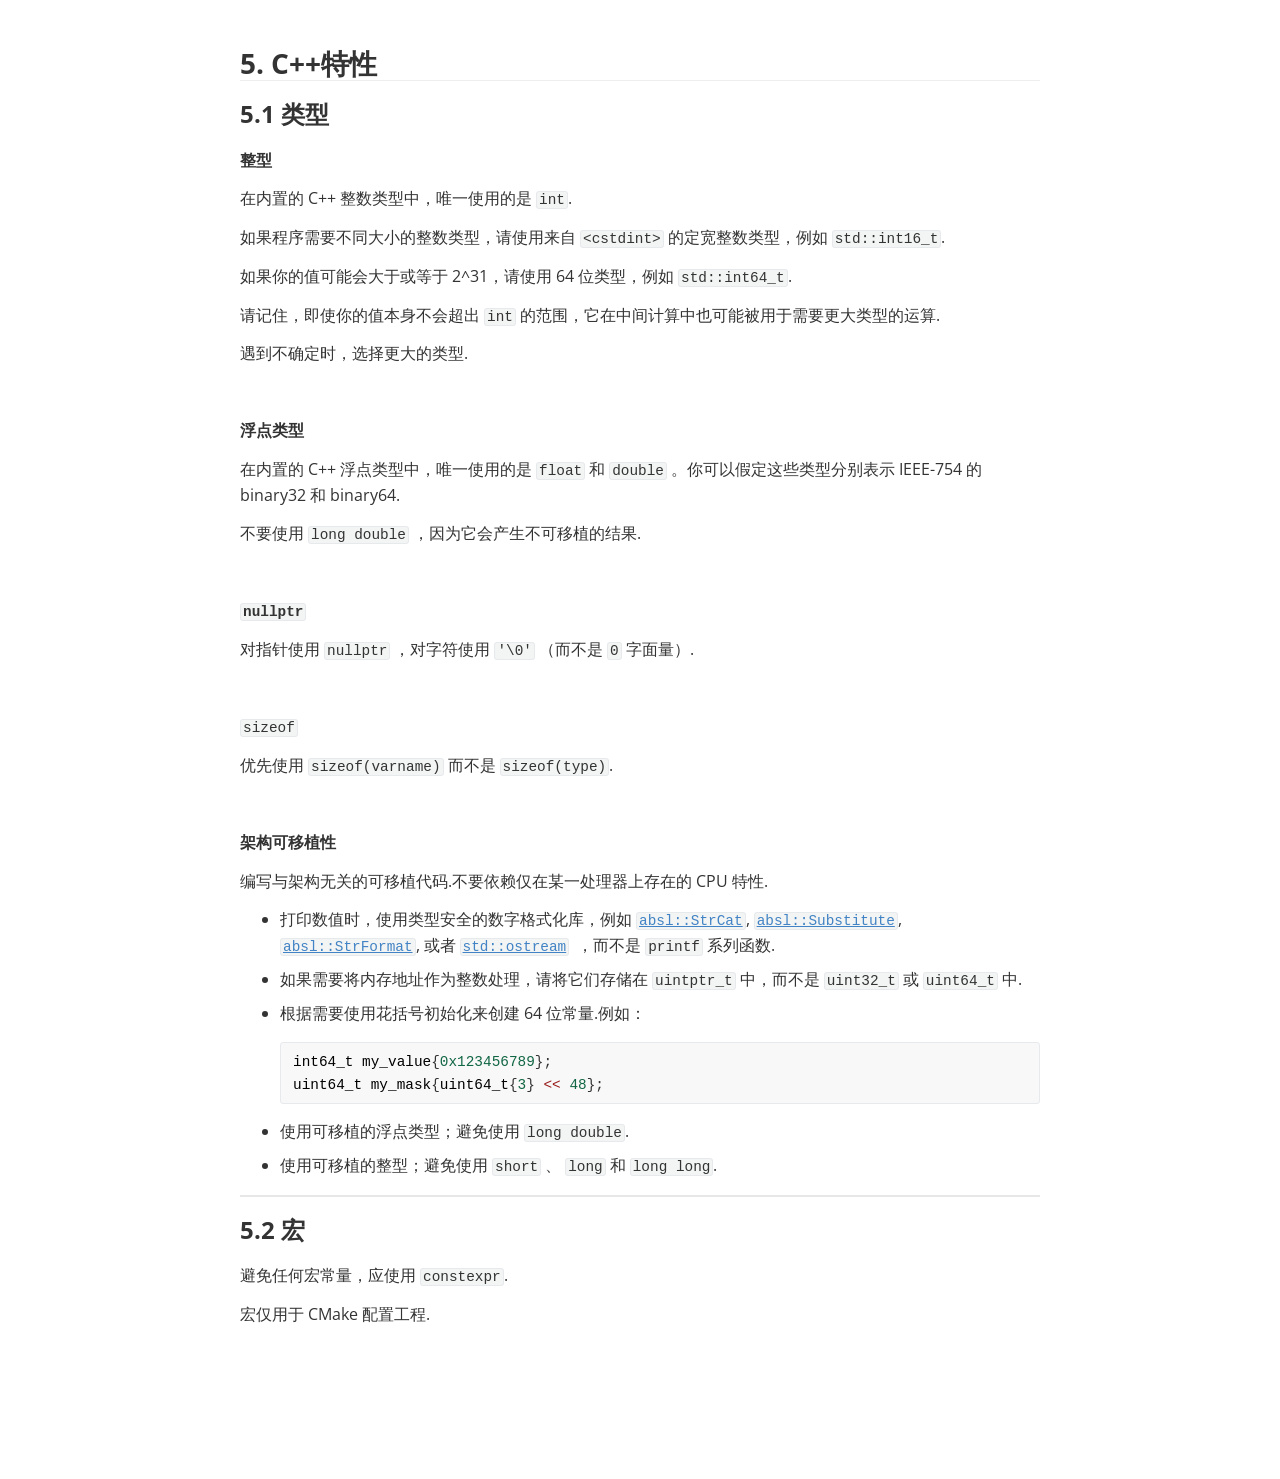
<file: references/html/5.cpp-features.html>
<!doctype html>
<html>
<head>
<meta charset='UTF-8'><meta name='viewport' content='width=device-width initial-scale=1'><style type='text/css'>html {overflow-x: initial !important;}</style>
<style type='text/css'  id="style-base">:root { --bg-color: #ffffff; --text-color: #333333; --select-text-bg-color: #B5D6FC; --select-text-font-color: auto; --monospace: "Lucida Console",Consolas,"Courier",monospace; --title-bar-height: 20px; }
.mac-os-11 { --title-bar-height: 28px; }
html { font-size: 14px; background-color: var(--bg-color); color: var(--text-color); font-family: "Helvetica Neue", Helvetica, Arial, "Segoe UI Emoji", "SF Pro", sans-serif; -webkit-font-smoothing: antialiased; }
h1, h2, h3, h4, h5 { white-space: pre-wrap; }
body { margin: 0px; padding: 0px; height: auto; inset: 0px; font-size: 1rem; line-height: 1.42857; overflow-x: hidden; background: inherit; }
iframe { margin: auto; }
a.url { word-break: break-all; }
a:active, a:hover { outline: 0px; }
.in-text-selection, ::selection { text-shadow: none; background: var(--select-text-bg-color); color: var(--select-text-font-color); }
#write { margin: 0px auto; height: auto; width: inherit; word-break: normal; overflow-wrap: break-word; position: relative; white-space: normal; overflow-x: visible; padding-top: 36px; }
#write.first-line-indent p { text-indent: 2em; }
#write.first-line-indent li p, #write.first-line-indent p *, #write.first-line-indent svg * { text-indent: 0px; }
#write.first-line-indent li { margin-left: 2em; }
.for-image #write { padding-left: 8px; padding-right: 8px; }
body.typora-export { padding-left: 30px; padding-right: 30px; }
.typora-export .footnote-line, .typora-export li, .typora-export p { white-space: pre-wrap; }
.typora-export .task-list-item input { pointer-events: none; }
@media screen and (max-width: 500px) {
  body.typora-export { padding-left: 0px; padding-right: 0px; }
  #write { padding-left: 20px; padding-right: 20px; }
}
#write li > figure:last-child { margin-bottom: 0.5rem; }
#write ol, #write ul { position: relative; }
img { max-width: 100%; vertical-align: middle; image-orientation: from-image; }
button, input, select, textarea { color: inherit; font: inherit; }
input[type="checkbox"], input[type="radio"] { line-height: normal; padding: 0px; }
*, ::after, ::before { box-sizing: border-box; }
#write h1, #write h2, #write h3, #write h4, #write h5, #write h6, #write p, #write pre { width: inherit; position: relative; }
#write svg h1, #write svg h2, #write svg h3, #write svg h4, #write svg h5, #write svg h6, #write svg p { position: static; }
svg sub, svg sup { position: static; }
.nodeLabel p { padding-right: 2px; padding-left: 2px; }
.typora-export .nodeLabel p { padding-right: 0px; padding-left: 0px; }
foreignobject { overflow: visible; }
p { line-height: inherit; }
h1, h2, h3, h4, h5, h6 { break-after: avoid-page; break-inside: avoid; orphans: 4; }
p { orphans: 4; }
li p { orphans: 1; }
h1 { font-size: 2rem; }
h2 { font-size: 1.8rem; }
h3 { font-size: 1.6rem; }
h4 { font-size: 1.4rem; }
h5 { font-size: 1.2rem; }
h6 { font-size: 1rem; }
.md-math-block, .md-rawblock, h1, h2, h3, h4, h5, h6, p { margin-top: 1rem; margin-bottom: 1rem; }
.hidden { display: none; }
.md-blockmeta { color: rgb(204, 204, 204); font-weight: 700; font-style: italic; }
a { cursor: pointer; }
sup.md-footnote { padding: 2px 4px; background-color: rgba(238, 238, 238, 0.7); color: rgb(85, 85, 85); border-radius: 4px; cursor: pointer; }
sup.md-footnote a, sup.md-footnote a:hover { color: inherit; text-transform: inherit; text-decoration: inherit; }
#write input[type="checkbox"] { cursor: pointer; width: inherit; height: inherit; }
figure { overflow-x: auto; margin: 1.2em 0px; max-width: calc(100% + 16px); padding: 0px; }
figure > table { margin: 0px; }
thead, tr { break-inside: avoid; break-after: auto; }
thead { display: table-header-group; }
table { border-collapse: collapse; border-spacing: 0px; width: 100%; overflow: auto; break-inside: auto; text-align: left; }
table.md-table td { min-width: 32px; }
.CodeMirror-gutters { border-right: 0px; background-color: inherit; }
.CodeMirror-linenumber { user-select: none; }
.CodeMirror { text-align: left; }
.CodeMirror-placeholder { opacity: 0.3; }
.CodeMirror pre { padding: 0px 4px; }
.CodeMirror-lines { padding: 0px; }
div.hr:focus { cursor: none; }
#write pre { white-space: pre-wrap; }
#write.fences-no-line-wrapping pre { white-space: pre; }
#write pre.ty-contain-cm { white-space: normal; }
.CodeMirror-gutters { margin-right: 4px; }
.md-fences { font-size: 0.9rem; display: block; break-inside: avoid; text-align: left; overflow: visible; white-space: pre; background: inherit; position: relative !important; }
.md-fences-adv-panel { width: 100%; margin-top: 10px; text-align: center; padding-top: 0px; padding-bottom: 8px; overflow-x: auto; }
#write .md-fences.mock-cm { white-space: pre-wrap; }
.md-fences.md-fences-with-lineno { padding-left: 0px; }
#write.fences-no-line-wrapping .md-fences.mock-cm { white-space: pre; overflow-x: auto; }
.md-fences.mock-cm.md-fences-with-lineno { padding-left: 8px; }
.CodeMirror-line, twitterwidget { break-inside: avoid; }
svg { break-inside: avoid; }
.footnotes { opacity: 0.8; font-size: 0.9rem; margin-top: 1em; margin-bottom: 1em; }
.footnotes + .footnotes { margin-top: 0px; }
.md-reset { margin: 0px; padding: 0px; border: 0px; outline: 0px; vertical-align: top; background: 0px 0px; text-decoration: none; text-shadow: none; float: none; position: static; width: auto; height: auto; white-space: nowrap; cursor: inherit; -webkit-tap-highlight-color: transparent; line-height: normal; font-weight: 400; text-align: left; box-sizing: content-box; direction: ltr; }
li div { padding-top: 0px; }
blockquote { margin: 1rem 0px; }
li .mathjax-block, li p { margin: 0.5rem 0px; }
li blockquote { margin: 1rem 0px; }
li { margin: 0px; position: relative; }
blockquote > :last-child { margin-bottom: 0px; }
blockquote > :first-child, li > :first-child { margin-top: 0px; }
.footnotes-area { color: rgb(136, 136, 136); margin-top: 0.714rem; padding-bottom: 0.143rem; white-space: normal; }
#write .footnote-line { white-space: pre-wrap; }
@media print {
  body, html { border: 1px solid transparent; height: 99%; break-after: avoid; break-before: avoid; font-variant-ligatures: no-common-ligatures; }
  #write { margin-top: 0px; border-color: transparent !important; padding-top: 0px !important; padding-bottom: 0px !important; }
  .typora-export * { -webkit-print-color-adjust: exact; }
  .typora-export #write { break-after: avoid; }
  .typora-export #write::after { height: 0px; }
  .is-mac table { break-inside: avoid; }
  #write > p:nth-child(1) { margin-top: 0px; }
  .typora-export-show-outline .typora-export-sidebar { display: none; }
  figure { overflow-x: visible; }
}
.footnote-line { margin-top: 0.714em; font-size: 0.7em; }
a img, img a { cursor: pointer; }
pre.md-meta-block { font-size: 0.8rem; min-height: 0.8rem; white-space: pre-wrap; background: rgb(204, 204, 204); display: block; overflow-x: hidden; }
p > .md-image:only-child:not(.md-img-error) img, p > img:only-child { display: block; margin: auto; }
#write.first-line-indent p > .md-image:only-child:not(.md-img-error) img { left: -2em; position: relative; }
p > .md-image:only-child { display: inline-block; width: 100%; }
#write .MathJax_Display { margin: 0.8em 0px 0px; }
.md-math-block { width: 100%; }
.md-math-block:not(:empty)::after { display: none; }
.MathJax_ref { fill: currentcolor; }
[contenteditable="true"]:active, [contenteditable="true"]:focus, [contenteditable="false"]:active, [contenteditable="false"]:focus { outline: 0px; box-shadow: none; }
.md-task-list-item { position: relative; list-style-type: none; }
.task-list-item.md-task-list-item { padding-left: 0px; }
.md-task-list-item > input { position: absolute; top: 0px; left: 0px; margin-left: -1.2em; margin-top: calc(1em - 10px); border: none; }
.math { font-size: 1rem; }
.md-toc { min-height: 3.58rem; position: relative; font-size: 0.9rem; border-radius: 10px; }
.md-toc-content { position: relative; margin-left: 0px; }
.md-toc-content::after, .md-toc::after { display: none; }
.md-toc-item { display: block; color: rgb(65, 131, 196); }
.md-toc-item a { text-decoration: none; }
.md-toc-inner:hover { text-decoration: underline; }
.md-toc-inner { display: inline-block; cursor: pointer; }
.md-toc-h1 .md-toc-inner { margin-left: 0px; font-weight: 700; }
.md-toc-h2 .md-toc-inner { margin-left: 2em; }
.md-toc-h3 .md-toc-inner { margin-left: 4em; }
.md-toc-h4 .md-toc-inner { margin-left: 6em; }
.md-toc-h5 .md-toc-inner { margin-left: 8em; }
.md-toc-h6 .md-toc-inner { margin-left: 10em; }
@media screen and (max-width: 48em) {
  .md-toc-h3 .md-toc-inner { margin-left: 3.5em; }
  .md-toc-h4 .md-toc-inner { margin-left: 5em; }
  .md-toc-h5 .md-toc-inner { margin-left: 6.5em; }
  .md-toc-h6 .md-toc-inner { margin-left: 8em; }
}
a.md-toc-inner { font-size: inherit; font-style: inherit; font-weight: inherit; line-height: inherit; }
.footnote-line a:not(.reversefootnote) { color: inherit; }
.reversefootnote { font-family: ui-monospace, sans-serif; }
.md-attr { display: none; }
.md-fn-count::after { content: "."; }
code, pre, samp, tt { font-family: var(--monospace); }
kbd { margin: 0px 0.1em; padding: 0.1em 0.6em; font-size: 0.8em; color: rgb(36, 39, 41); background: rgb(255, 255, 255); border: 1px solid rgb(173, 179, 185); border-radius: 3px; box-shadow: rgba(12, 13, 14, 0.2) 0px 1px 0px, rgb(255, 255, 255) 0px 0px 0px 2px inset; white-space: nowrap; vertical-align: middle; }
.md-comment { color: rgb(162, 127, 3); opacity: 0.6; font-family: var(--monospace); }
code { text-align: left; vertical-align: initial; }
a.md-print-anchor { white-space: pre !important; border-width: initial !important; border-style: none !important; border-color: initial !important; display: inline-block !important; position: absolute !important; width: 1px !important; right: 0px !important; outline: 0px !important; background: 0px 0px !important; text-decoration: initial !important; text-shadow: initial !important; }
.os-windows.monocolor-emoji .md-emoji { font-family: "Segoe UI Symbol", sans-serif; }
.md-diagram-panel > svg { max-width: 100%; }
[lang="flow"] svg, [lang="mermaid"] svg { max-width: 100%; height: auto; }
[lang="mermaid"] .node text { font-size: 1rem; }
table tr th { border-bottom: 0px; }
video { max-width: 100%; display: block; margin: 0px auto; }
iframe { max-width: 100%; width: 100%; border: none; }
.highlight td, .highlight tr { border: 0px; }
mark { background: rgb(255, 255, 0); color: rgb(0, 0, 0); }
.md-html-inline .md-plain, .md-html-inline strong, mark .md-inline-math, mark strong { color: inherit; }
.md-expand mark .md-meta { opacity: 0.3 !important; }
mark .md-meta { color: rgb(0, 0, 0); }
@media print {
  .typora-export h1, .typora-export h2, .typora-export h3, .typora-export h4, .typora-export h5, .typora-export h6 { break-inside: avoid; }
}
.md-diagram-panel .messageText { stroke: none !important; }
.md-diagram-panel .start-state { fill: var(--node-fill); }
.md-diagram-panel .edgeLabel rect { opacity: 1 !important; }
.md-fences.md-fences-math { font-size: 1em; }
.md-fences-advanced:not(.md-focus) { padding: 0px; white-space: nowrap; border: 0px; }
.md-fences-advanced:not(.md-focus) { background: inherit; }
.mermaid-svg { margin: auto; }
.typora-export-show-outline .typora-export-content { max-width: 1440px; margin: auto; display: flex; flex-direction: row; }
.typora-export-sidebar { width: 300px; font-size: 0.8rem; margin-top: 80px; margin-right: 18px; }
.typora-export-show-outline #write { --webkit-flex: 2; flex: 2 1 0%; }
.typora-export-sidebar .outline-content { position: fixed; top: 0px; max-height: 100%; overflow: hidden auto; padding-bottom: 30px; padding-top: 60px; width: 300px; }
@media screen and (max-width: 1024px) {
  .typora-export-sidebar, .typora-export-sidebar .outline-content { width: 240px; }
}
@media screen and (max-width: 800px) {
  .typora-export-sidebar { display: none; }
}
.outline-content li, .outline-content ul { margin-left: 0px; margin-right: 0px; padding-left: 0px; padding-right: 0px; list-style: none; overflow-wrap: anywhere; }
.outline-content ul { margin-top: 0px; margin-bottom: 0px; }
.outline-content strong { font-weight: 400; }
.outline-expander { width: 1rem; height: 1.42857rem; position: relative; display: table-cell; vertical-align: middle; cursor: pointer; padding-left: 4px; }
.outline-expander::before { content: ""; position: relative; font-family: Ionicons; display: inline-block; font-size: 8px; vertical-align: middle; }
.outline-item { padding-top: 3px; padding-bottom: 3px; cursor: pointer; }
.outline-expander:hover::before { content: ""; }
.outline-h1 > .outline-item { padding-left: 0px; }
.outline-h2 > .outline-item { padding-left: 1em; }
.outline-h3 > .outline-item { padding-left: 2em; }
.outline-h4 > .outline-item { padding-left: 3em; }
.outline-h5 > .outline-item { padding-left: 4em; }
.outline-h6 > .outline-item { padding-left: 5em; }
.outline-label { cursor: pointer; display: table-cell; vertical-align: middle; text-decoration: none; color: inherit; }
.outline-label:hover { text-decoration: underline; }
.outline-item:hover { border-color: rgb(245, 245, 245); background-color: var(--item-hover-bg-color); }
.outline-item:hover { margin-left: -28px; margin-right: -28px; border-left: 28px solid transparent; border-right: 28px solid transparent; }
.outline-item-single .outline-expander::before, .outline-item-single .outline-expander:hover::before { display: none; }
.outline-item-open > .outline-item > .outline-expander::before { content: ""; }
.outline-children { display: none; }
.info-panel-tab-wrapper { display: none; }
.outline-item-open > .outline-children { display: block; }
.typora-export .outline-item { padding-top: 1px; padding-bottom: 1px; }
.typora-export .outline-item:hover { margin-right: -8px; border-right: 8px solid transparent; }
.typora-export .outline-expander::before { content: "+"; font-family: inherit; top: -1px; }
.typora-export .outline-expander:hover::before, .typora-export .outline-item-open > .outline-item > .outline-expander::before { content: "−"; }
.typora-export-collapse-outline .outline-children { display: none; }
.typora-export-collapse-outline .outline-item-open > .outline-children, .typora-export-no-collapse-outline .outline-children { display: block; }
.typora-export-no-collapse-outline .outline-expander::before { content: "" !important; }
.typora-export-show-outline .outline-item-active > .outline-item .outline-label { font-weight: 700; }
.md-inline-math-container mjx-container { zoom: 0.95; }
mjx-container { break-inside: avoid; }
.md-alert.md-alert-note { border-left-color: rgb(9, 105, 218); }
.md-alert.md-alert-important { border-left-color: rgb(130, 80, 223); }
.md-alert.md-alert-warning { border-left-color: rgb(154, 103, 0); }
.md-alert.md-alert-tip { border-left-color: rgb(31, 136, 61); }
.md-alert.md-alert-caution { border-left-color: rgb(207, 34, 46); }
.md-alert { padding: 0px 1em; margin-bottom: 16px; color: inherit; border-left: 0.25em solid rgb(0, 0, 0); }
.md-alert-text-note { color: rgb(9, 105, 218); }
.md-alert-text-important { color: rgb(130, 80, 223); }
.md-alert-text-warning { color: rgb(154, 103, 0); }
.md-alert-text-tip { color: rgb(31, 136, 61); }
.md-alert-text-caution { color: rgb(207, 34, 46); }
.md-alert-text { font-size: 0.9rem; font-weight: 700; }
.md-alert-text svg { fill: currentcolor; position: relative; top: 0.125em; margin-right: 1ch; overflow: visible; }
.md-alert-text-container::after { content: attr(data-text); text-transform: capitalize; pointer-events: none; margin-right: 1ch; }

</style>
<style type='text/css'  id="style-codemirror">.CodeMirror { height: auto; }
.CodeMirror.cm-s-inner { background: inherit; }
.CodeMirror-scroll { overflow: auto hidden; z-index: 3; }
.CodeMirror-gutter-filler, .CodeMirror-scrollbar-filler { background-color: rgb(255, 255, 255); }
.CodeMirror-gutters { border-right: 1px solid rgb(221, 221, 221); background: inherit; white-space: nowrap; }
.CodeMirror-linenumber { padding: 0px 3px 0px 5px; text-align: right; color: rgb(153, 153, 153); }
.cm-s-inner .cm-keyword { color: rgb(119, 0, 136); }
.cm-s-inner .cm-atom, .cm-s-inner.cm-atom { color: rgb(34, 17, 153); }
.cm-s-inner .cm-number { color: rgb(17, 102, 68); }
.cm-s-inner .cm-def { color: rgb(0, 0, 255); }
.cm-s-inner .cm-variable { color: rgb(0, 0, 0); }
.cm-s-inner .cm-variable-2 { color: rgb(0, 85, 170); }
.cm-s-inner .cm-variable-3 { color: rgb(0, 136, 85); }
.cm-s-inner .cm-string { color: rgb(170, 17, 17); }
.cm-s-inner .cm-property { color: rgb(0, 0, 0); }
.cm-s-inner .cm-operator { color: rgb(152, 26, 26); }
.cm-s-inner .cm-comment, .cm-s-inner.cm-comment { color: rgb(170, 85, 0); }
.cm-s-inner .cm-string-2 { color: rgb(255, 85, 0); }
.cm-s-inner .cm-meta { color: rgb(85, 85, 85); }
.cm-s-inner .cm-qualifier { color: rgb(85, 85, 85); }
.cm-s-inner .cm-builtin { color: rgb(51, 0, 170); }
.cm-s-inner .cm-bracket { color: rgb(153, 153, 119); }
.cm-s-inner .cm-tag { color: rgb(17, 119, 0); }
.cm-s-inner .cm-attribute { color: rgb(0, 0, 204); }
.cm-s-inner .cm-header, .cm-s-inner.cm-header { color: rgb(0, 0, 255); }
.cm-s-inner .cm-quote, .cm-s-inner.cm-quote { color: rgb(0, 153, 0); }
.cm-s-inner .cm-hr, .cm-s-inner.cm-hr { color: rgb(153, 153, 153); }
.cm-s-inner .cm-link, .cm-s-inner.cm-link { color: rgb(0, 0, 204); }
.cm-negative { color: rgb(221, 68, 68); }
.cm-positive { color: rgb(34, 153, 34); }
.cm-header, .cm-strong { font-weight: 700; }
.cm-del { text-decoration: line-through; }
.cm-em { font-style: italic; }
.cm-link { text-decoration: underline; }
.cm-error { color: red; }
.cm-invalidchar { color: red; }
.cm-constant { color: rgb(38, 139, 210); }
.cm-defined { color: rgb(181, 137, 0); }
div.CodeMirror span.CodeMirror-matchingbracket { color: rgb(0, 255, 0); }
div.CodeMirror span.CodeMirror-nonmatchingbracket { color: rgb(255, 34, 34); }
.cm-s-inner .CodeMirror-activeline-background { background: inherit; }
.CodeMirror { position: relative; overflow: hidden; }
.CodeMirror-scroll { height: 100%; outline: 0px; position: relative; box-sizing: content-box; background: inherit; }
.CodeMirror-sizer { position: relative; }
.CodeMirror-gutter-filler, .CodeMirror-hscrollbar, .CodeMirror-scrollbar-filler, .CodeMirror-vscrollbar { position: absolute; z-index: 6; display: none; outline: 0px; }
.CodeMirror-vscrollbar { right: 0px; top: 0px; overflow: hidden; }
.CodeMirror-hscrollbar { bottom: 0px; left: 0px; overflow: auto hidden; }
.CodeMirror-scrollbar-filler { right: 0px; bottom: 0px; }
.CodeMirror-gutter-filler { left: 0px; bottom: 0px; }
.CodeMirror-gutters { position: absolute; left: 0px; top: 0px; padding-bottom: 10px; z-index: 3; overflow-y: hidden; }
.CodeMirror-gutter { white-space: normal; height: 100%; box-sizing: content-box; padding-bottom: 30px; margin-bottom: -32px; display: inline-block; }
.CodeMirror-gutter-wrapper { position: absolute; z-index: 4; background: 0px 0px !important; border: none !important; }
.CodeMirror-gutter-background { position: absolute; top: 0px; bottom: 0px; z-index: 4; }
.CodeMirror-gutter-elt { position: absolute; cursor: default; z-index: 4; }
.CodeMirror-lines { cursor: text; }
.CodeMirror pre { border-radius: 0px; border-width: 0px; background: 0px 0px; font-family: inherit; font-size: inherit; margin: 0px; white-space: pre; overflow-wrap: normal; color: inherit; z-index: 2; position: relative; overflow: visible; }
.CodeMirror-wrap pre { overflow-wrap: break-word; white-space: pre-wrap; word-break: normal; }
.CodeMirror-code pre { border-right: 30px solid transparent; width: fit-content; }
.CodeMirror-wrap .CodeMirror-code pre { border-right: none; width: auto; }
.CodeMirror-linebackground { position: absolute; inset: 0px; z-index: 0; }
.CodeMirror-linewidget { position: relative; z-index: 2; overflow: auto; }
.CodeMirror-wrap .CodeMirror-scroll { overflow-x: hidden; }
.CodeMirror-measure { position: absolute; width: 100%; height: 0px; overflow: hidden; visibility: hidden; }
.CodeMirror-measure pre { position: static; }
.CodeMirror div.CodeMirror-cursor { position: absolute; visibility: hidden; border-right: none; width: 0px; }
.CodeMirror div.CodeMirror-cursor { visibility: hidden; }
.CodeMirror-focused div.CodeMirror-cursor { visibility: inherit; }
.cm-searching { background: rgba(255, 255, 0, 0.4); }
span.cm-underlined { text-decoration: underline; }
span.cm-strikethrough { text-decoration: line-through; }
.cm-tw-syntaxerror { color: rgb(255, 255, 255); background-color: rgb(153, 0, 0); }
.cm-tw-deleted { text-decoration: line-through; }
.cm-tw-header5 { font-weight: 700; }
.cm-tw-listitem:first-child { padding-left: 10px; }
.cm-tw-box { border-style: solid; border-right-width: 1px; border-bottom-width: 1px; border-left-width: 1px; border-color: inherit; border-top-width: 0px !important; }
.cm-tw-underline { text-decoration: underline; }
@media print {
  .CodeMirror div.CodeMirror-cursor { visibility: hidden; }
}

</style>
<link rel='stylesheet' href='https://fonts.googleapis.com/css?family=Open+Sans:400italic,700italic,700,400&amp;subset=latin,latin-ext' type='text/css' />
<style type='text/css'  id="style-theme_css">:root {
    --side-bar-bg-color: #fafafa;
    --control-text-color: #777;
}

@include-when-export url(https://fonts.googleapis.com/css?family=Open+Sans:400italic,700italic,700,400&subset=latin,latin-ext);

/* open-sans-regular - latin-ext_latin */
/* open-sans-italic - latin-ext_latin */
/* open-sans-700 - latin-ext_latin */
/* open-sans-700italic - latin-ext_latin */
html {
    font-size: 16px;
    -webkit-font-smoothing: antialiased;
}

body {
    font-family: 'Fira Regular', "Open Sans", "Clear Sans", "Helvetica Neue", Helvetica, Arial, 'Segoe UI Emoji', 'SF Pro', sans-serif;
    color: rgb(51, 51, 51);
    line-height: 1.6;
}

#write {
    max-width: 860px;
    margin: 0 auto;
    padding: 30px;
    padding-bottom: 100px;
}

@media only screen and (min-width: 1400px) {
    #write {
        max-width: 1024px;
    }
}

@media only screen and (min-width: 1800px) {
    #write {
        max-width: 1200px;
    }
}

#write>ul:first-child,
#write>ol:first-child {
    margin-top: 30px;
}

a {
    color: #4183C4;
}

h1,
h2,
h3,
h4,
h5,
h6 {
    position: relative;
    margin-top: 1rem;
    margin-bottom: 1rem;
    font-weight: bold;
    line-height: 1.4;
    cursor: text;
}

h1:hover a.anchor,
h2:hover a.anchor,
h3:hover a.anchor,
h4:hover a.anchor,
h5:hover a.anchor,
h6:hover a.anchor {
    text-decoration: none;
}

h1 tt,
h1 code {
    font-size: inherit;
}

h2 tt,
h2 code {
    font-size: inherit;
}

h3 tt,
h3 code {
    font-size: inherit;
}

h4 tt,
h4 code {
    font-size: inherit;
}

h5 tt,
h5 code {
    font-size: inherit;
}

h6 tt,
h6 code {
    font-size: inherit;
}

h1 {
    font-size: 2.25em;
    line-height: 1.2;
    border-bottom: 1px solid #eee;
}

h2 {
    font-size: 1.75em;
    line-height: 1.225;
    border-bottom: 1px solid #eee;
}

/*@media print {
    .typora-export h1,
    .typora-export h2 {
        border-bottom: none;
        padding-bottom: initial;
    }

    .typora-export h1::after,
    .typora-export h2::after {
        content: "";
        display: block;
        height: 100px;
        margin-top: -96px;
        border-top: 1px solid #eee;
    }
}*/

h3 {
    font-size: 1.5em;
    line-height: 1.43;
}

h4 {
    font-size: 1.25em;
}

h5 {
    font-size: 1em;
}

h6 {
    font-size: 1em;
    color: #777;
}

p,
blockquote,
ul,
ol,
dl,
table {
    margin: 0.8em 0;
}

li>ol,
li>ul {
    margin: 0 0;
}

hr {
    height: 2px;
    padding: 0;
    margin: 16px 0;
    background-color: #e7e7e7;
    border: 0 none;
    overflow: hidden;
    box-sizing: content-box;
}

li p.first {
    display: inline-block;
}

ul,
ol {
    padding-left: 30px;
}

ul:first-child,
ol:first-child {
    margin-top: 0;
}

ul:last-child,
ol:last-child {
    margin-bottom: 0;
}

blockquote {
    border-left: 4px solid #dfe2e5;
    padding: 0 15px;
    color: #777777;
}

blockquote blockquote {
    padding-right: 0;
}

table {
    padding: 0;
    word-break: initial;
}

table tr {
    border: 1px solid #dfe2e5;
    margin: 0;
    padding: 0;
}

table tr:nth-child(2n),
thead {
    background-color: #f8f8f8;
}

table th {
    font-weight: bold;
    border: 1px solid #dfe2e5;
    border-bottom: 0;
    margin: 0;
    padding: 6px 13px;
}

table td {
    border: 1px solid #dfe2e5;
    margin: 0;
    padding: 6px 13px;
}

table th:first-child,
table td:first-child {
    margin-top: 0;
}

table th:last-child,
table td:last-child {
    margin-bottom: 0;
}

.CodeMirror-lines {
    padding-left: 4px;
}

.code-tooltip {
    box-shadow: 0 1px 1px 0 rgba(0, 28, 36, .3);
    border-top: 1px solid #eef2f2;
}

.md-fences,
code,
tt {
    border: 1px solid #e7eaed;
    background-color: #f8f8f8;
    border-radius: 3px;
    padding: 0;
    padding: 2px 4px 0px 4px;
    font-size: 0.9em;
}

code {
    background-color: #f3f4f4;
    padding: 0 2px 0 2px;
}

.md-fences {
    margin-bottom: 15px;
    margin-top: 15px;
    padding-top: 8px;
    padding-bottom: 6px;
}


.md-task-list-item>input {
    margin-left: -1.3em;
}

@media print {
    html {
        font-size: 13px;
    }

    pre {
        page-break-inside: avoid;
        word-wrap: break-word;
    }
}

.md-fences {
    background-color: #f8f8f8;
}

#write pre.md-meta-block {
    padding: 1rem;
    font-size: 85%;
    line-height: 1.45;
    background-color: #f7f7f7;
    border: 0;
    border-radius: 3px;
    color: #777777;
    margin-top: 0 !important;
}

.mathjax-block>.code-tooltip {
    bottom: .375rem;
}

.md-mathjax-midline {
    background: #fafafa;
}

#write>h3.md-focus:before {
    left: -1.5625rem;
    top: .375rem;
}

#write>h4.md-focus:before {
    left: -1.5625rem;
    top: .285714286rem;
}

#write>h5.md-focus:before {
    left: -1.5625rem;
    top: .285714286rem;
}

#write>h6.md-focus:before {
    left: -1.5625rem;
    top: .285714286rem;
}

.md-image>.md-meta {
    /*border: 1px solid #ddd;*/
    border-radius: 3px;
    padding: 2px 0px 0px 4px;
    font-size: 0.9em;
    color: inherit;
}

.md-tag {
    color: #a7a7a7;
    opacity: 1;
}

.md-toc {
    margin-top: 20px;
    padding-bottom: 20px;
}

.sidebar-tabs {
    border-bottom: none;
}

#typora-quick-open {
    border: 1px solid #ddd;
    background-color: #f8f8f8;
}

#typora-quick-open-item {
    background-color: #FAFAFA;
    border-color: #FEFEFE #e5e5e5 #e5e5e5 #eee;
    border-style: solid;
    border-width: 1px;
}

/** focus mode */
.on-focus-mode blockquote {
    border-left-color: rgba(85, 85, 85, 0.12);
}

header,
.context-menu,
.megamenu-content,
footer {
    font-family: "Segoe UI", "Arial", sans-serif;
}

.file-node-content:hover .file-node-icon,
.file-node-content:hover .file-node-open-state {
    visibility: visible;
}

.mac-seamless-mode #typora-sidebar {
    background-color: #fafafa;
    background-color: var(--side-bar-bg-color);
}

.mac-os #write {
    caret-color: AccentColor;
}

.md-lang {
    color: #b4654d;
}

/*.html-for-mac {
    --item-hover-bg-color: #E6F0FE;
}*/

#md-notification .btn {
    border: 0;
}

.dropdown-menu .divider {
    border-color: #e5e5e5;
    opacity: 0.4;
}

.ty-preferences .window-content {
    background-color: #fafafa;
}

.ty-preferences .nav-group-item.active {
    color: white;
    background: #999;
}

.menu-item-container a.menu-style-btn {
    background-color: #f5f8fa;
    background-image: linear-gradient(180deg, hsla(0, 0%, 100%, 0.8), hsla(0, 0%, 100%, 0));
}</style>
<style type='text/css'  id="style-lp">ol, ul {padding-left: 40px}</style>

<title>5.cpp-features</title>
</head>
<body class='typora-export os-windows'><div class='typora-export-content'>
<div id='write'  class=''><h2 id='5-c特性'><span>5. C++特性</span></h2><h3 id='51-类型'><span>5.1 类型</span></h3><p><strong><span>整型</span></strong></p><p><span>在内置的 C++ 整数类型中，唯一使用的是 </span><code>int</code><span>.</span></p><p><span>如果程序需要不同大小的整数类型，请使用来自 </span><code>&lt;cstdint&gt;</code><span> 的定宽整数类型，例如 </span><code>std::int16_t</code><span>.</span></p><p><span>如果你的值可能会大于或等于 2^31，请使用 64 位类型，例如 </span><code>std::int64_t</code><span>.</span></p><p><span>请记住，即使你的值本身不会超出 </span><code>int</code><span> 的范围，它在中间计算中也可能被用于需要更大类型的运算.</span></p><p><span>遇到不确定时，选择更大的类型.</span></p><p>&nbsp;</p><p><strong><span>浮点类型</span></strong></p><p><span>在内置的 C++ 浮点类型中，唯一使用的是 </span><code>float</code><span> 和 </span><code>double</code><span> 。你可以假定这些类型分别表示 IEEE-754 的 binary32 和 binary64.</span></p><p><span>不要使用 </span><code>long double</code><span> ，因为它会产生不可移植的结果.</span></p><p>&nbsp;</p><p><strong><code>nullptr</code></strong></p><p><span>对指针使用 </span><code>nullptr</code><span> ，对字符使用 </span><code>&#39;\0&#39;</code><span> （而不是 </span><code>0</code><span> 字面量）.</span></p><p>&nbsp;</p><p><code>sizeof</code></p><p><span>优先使用 </span><code>sizeof(varname)</code><span> 而不是 </span><code>sizeof(type)</code><span>.</span></p><p>&nbsp;</p><p><strong><span>架构可移植性</span></strong></p><p><span>编写与架构无关的可移植代码.不要依赖仅在某一处理器上存在的 CPU 特性.</span></p><ul><li><p><span>打印数值时，使用类型安全的数字格式化库，例如 </span><a href='https://github.com/abseil/abseil-cpp/blob/master/absl/strings/str_cat.h'><code>absl::StrCat</code></a><span>, </span><a href='https://github.com/abseil/abseil-cpp/blob/master/absl/strings/substitute.h'><code>absl::Substitute</code></a><span>, </span><a href='https://github.com/abseil/abseil-cpp/blob/master/absl/strings/str_format.h'><code>absl::StrFormat</code></a><span>, 或者 </span><a href='https://google.github.io/styleguide/cppguide.html#Streams'><code>std::ostream</code></a><span>  ，而不是 </span><code>printf</code><span> 系列函数.</span></p></li><li><p><span>如果需要将内存地址作为整数处理，请将它们存储在 </span><code>uintptr_t</code><span> 中，而不是 </span><code>uint32_t</code><span> 或 </span><code>uint64_t</code><span> 中.</span></p></li><li><p><span>根据需要使用花括号初始化来创建 64 位常量.例如：</span></p><pre class="md-fences md-end-block ty-contain-cm modeLoaded" spellcheck="false" lang="cpp"><div class="CodeMirror cm-s-inner cm-s-null-scroll CodeMirror-wrap" lang="cpp"><div style="overflow: hidden; position: relative; width: 3px; height: 0px; top: 9.51982px; left: 7.99335px;"><textarea autocorrect="off" autocapitalize="off" spellcheck="false" tabindex="0" style="position: absolute; bottom: -1em; padding: 0px; width: 1000px; height: 1em; outline: none;"></textarea></div><div class="CodeMirror-scrollbar-filler" cm-not-content="true"></div><div class="CodeMirror-gutter-filler" cm-not-content="true"></div><div class="CodeMirror-scroll" tabindex="-1"><div class="CodeMirror-sizer" style="margin-left: 0px; margin-bottom: 0px; border-right-width: 0px; padding-right: 0px; padding-bottom: 0px;"><div style="position: relative; top: 0px;"><div class="CodeMirror-lines" role="presentation"><div role="presentation" style="position: relative; outline: none;"><div class="CodeMirror-measure"></div><div class="CodeMirror-measure"></div><div style="position: relative; z-index: 1;"></div><div class="CodeMirror-code" role="presentation"><div class="CodeMirror-activeline" style="position: relative;"><div class="CodeMirror-activeline-background CodeMirror-linebackground"></div><div class="CodeMirror-gutter-background CodeMirror-activeline-gutter" style="left: 0px; width: 0px;"></div><pre class=" CodeMirror-line " role="presentation"><span role="presentation" style="padding-right: 0.1px;"><span class="cm-variable">int64_t</span> <span class="cm-variable">my_value</span>{<span class="cm-number">0x123456789</span>};</span></pre></div><pre class=" CodeMirror-line " role="presentation"><span role="presentation" style="padding-right: 0.1px;"><span class="cm-variable">uint64_t</span> <span class="cm-variable">my_mask</span>{<span class="cm-variable">uint64_t</span>{<span class="cm-number">3</span>} <span class="cm-operator">&lt;&lt;</span> <span class="cm-number">48</span>};</span></pre></div></div></div></div></div><div style="position: absolute; height: 0px; width: 1px; border-bottom: 0px solid transparent; top: 46px;"></div><div class="CodeMirror-gutters" style="display: none; height: 46px;"></div></div></div></pre></li><li><p><span>使用可移植的浮点类型；避免使用 </span><code>long double</code><span>.</span></p></li><li><p><span>使用可移植的整型；避免使用 </span><code>short</code><span> 、 </span><code>long</code><span> 和 </span><code>long long</code><span>.</span></p></li></ul><hr /><h3 id='52-宏'><span>5.2 宏</span></h3><p><span>避免任何宏常量，应使用 </span><code>constexpr</code><span>.</span></p><p><span>宏仅用于 CMake 配置工程.</span></p><p>&nbsp;</p></div></div>
</body>
</html>
</file>
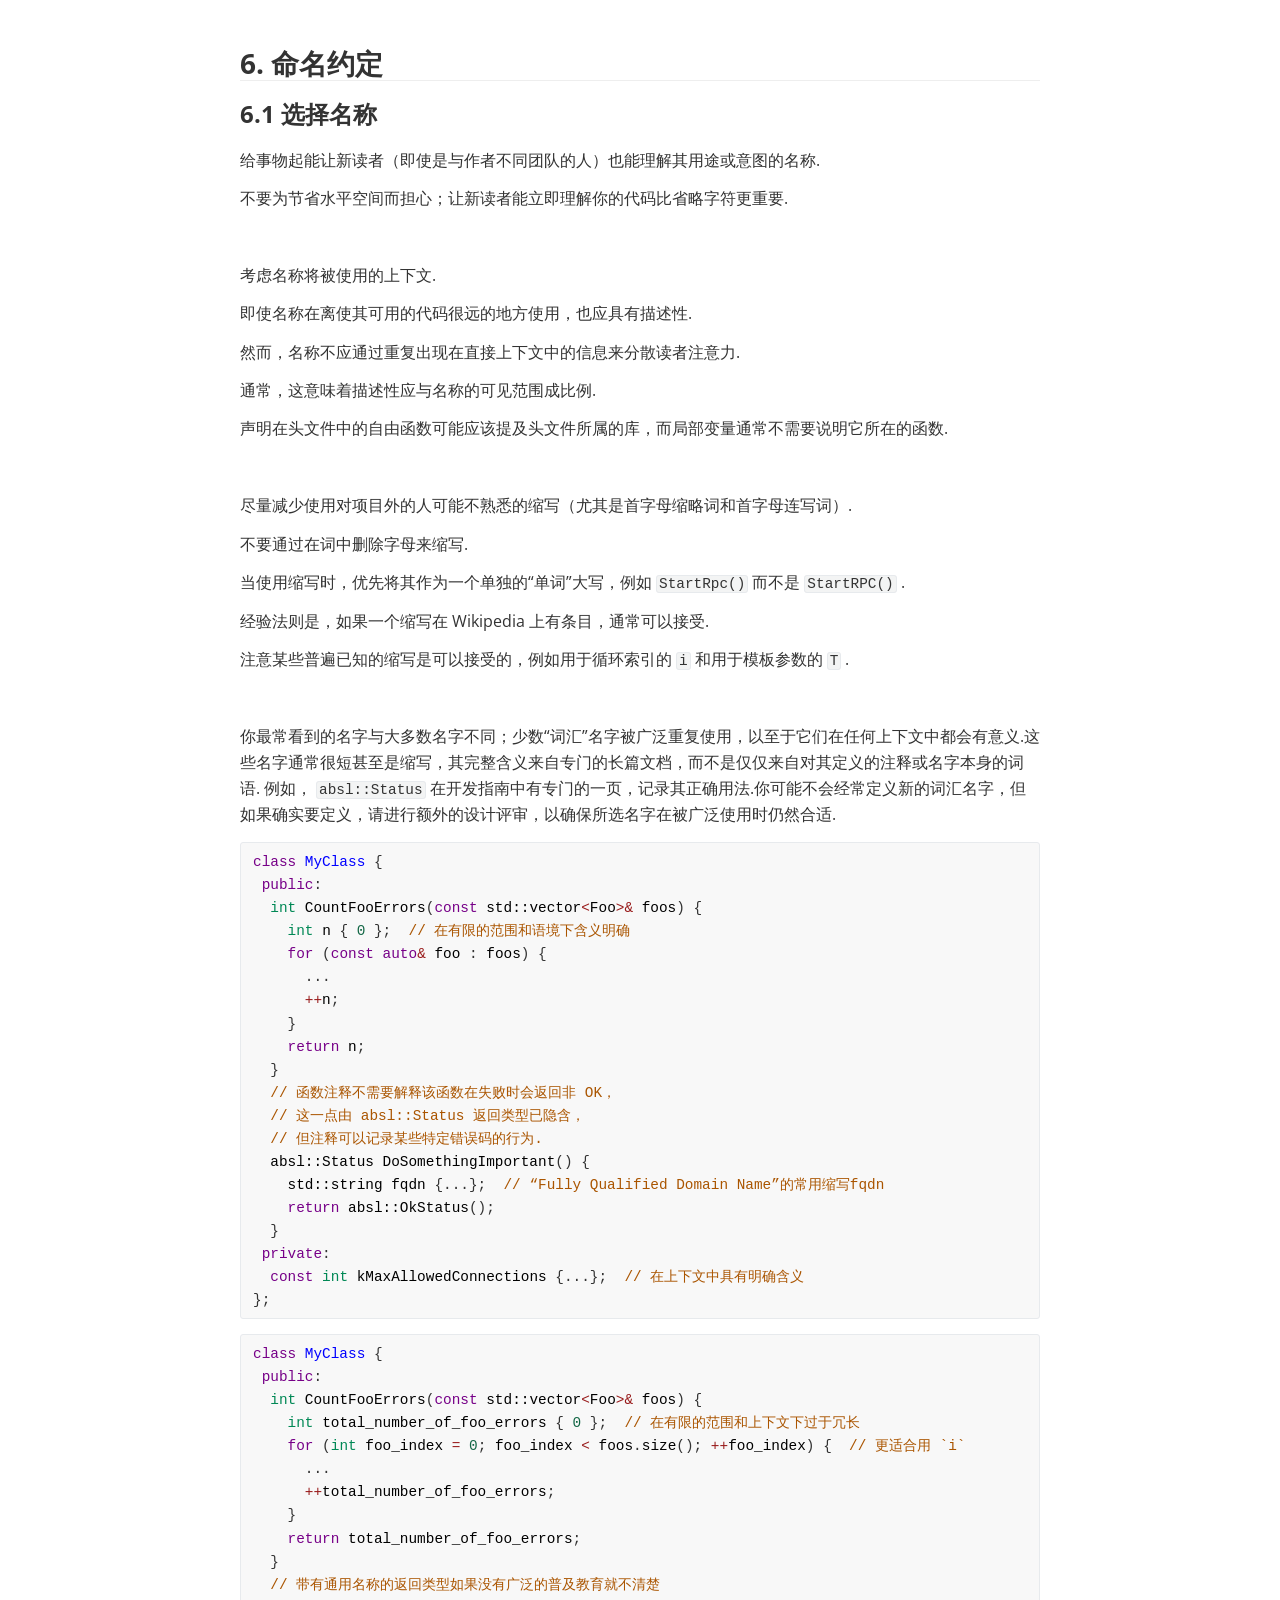
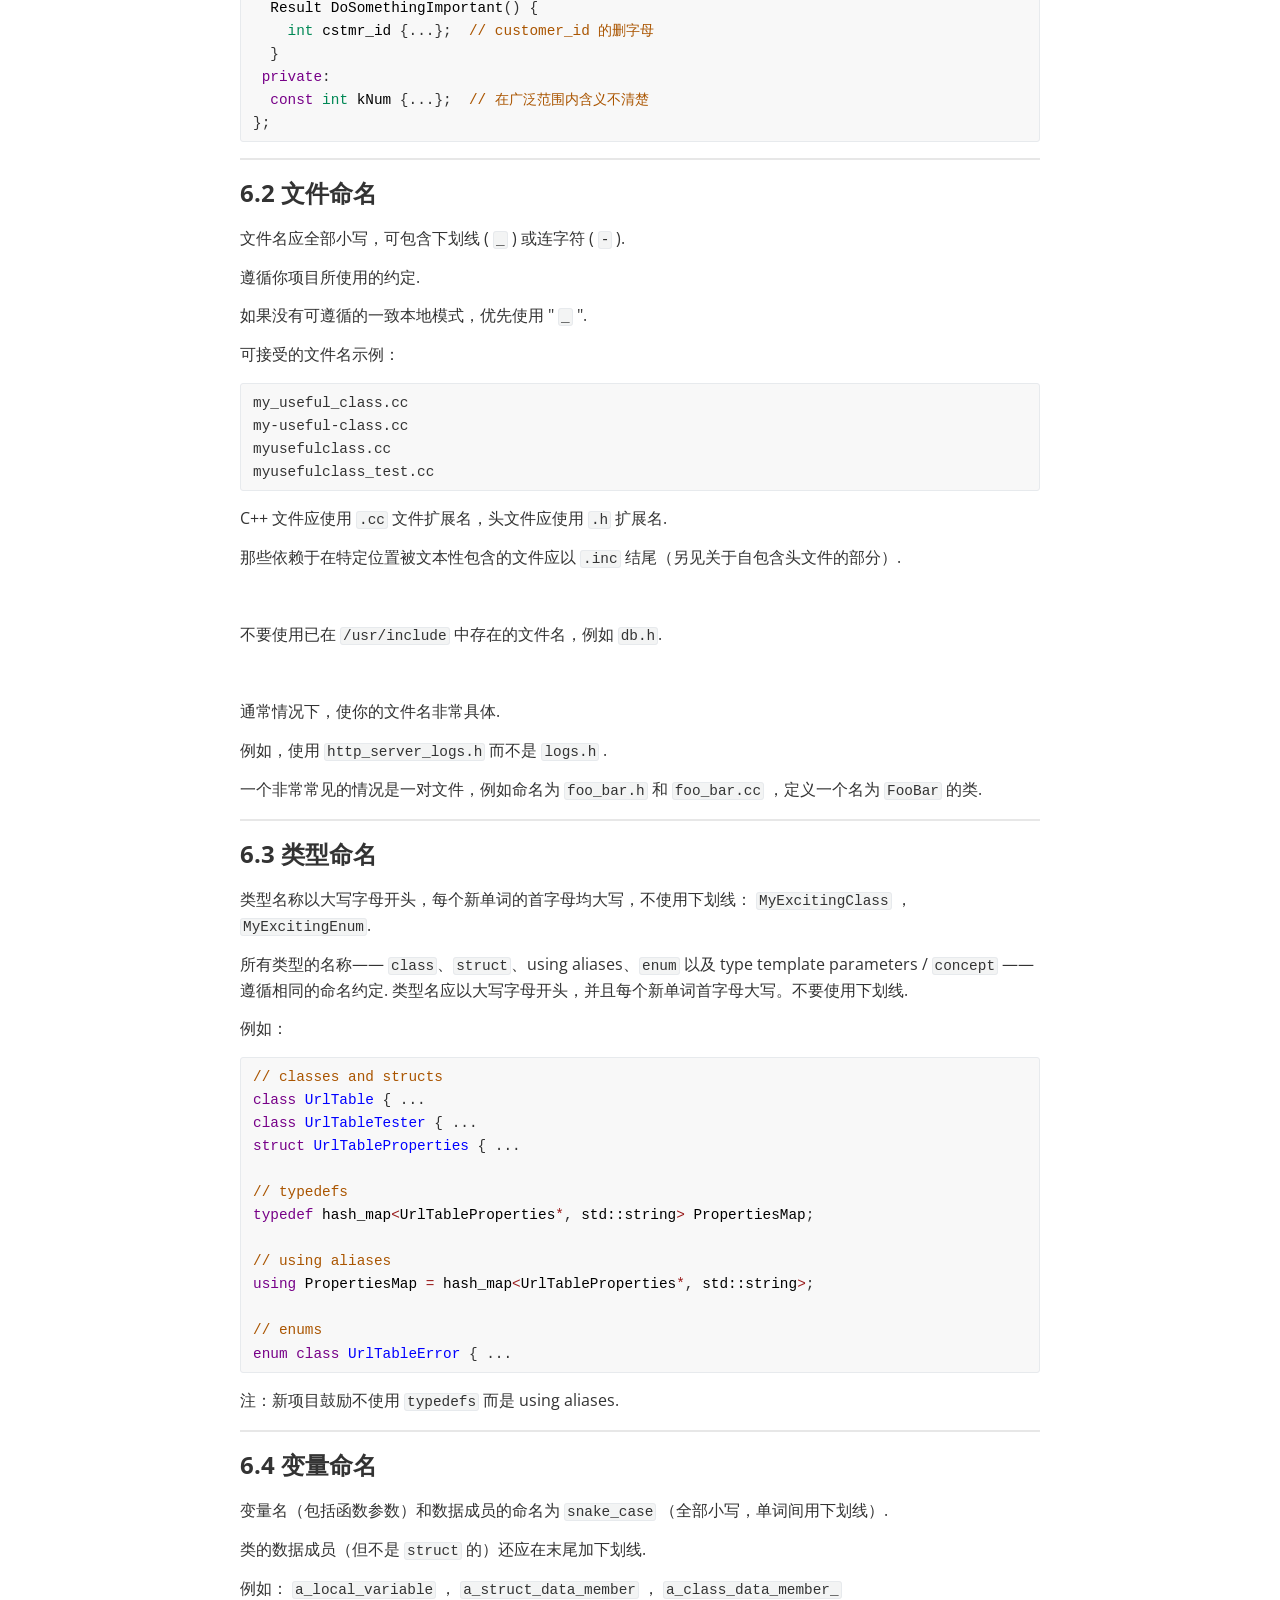
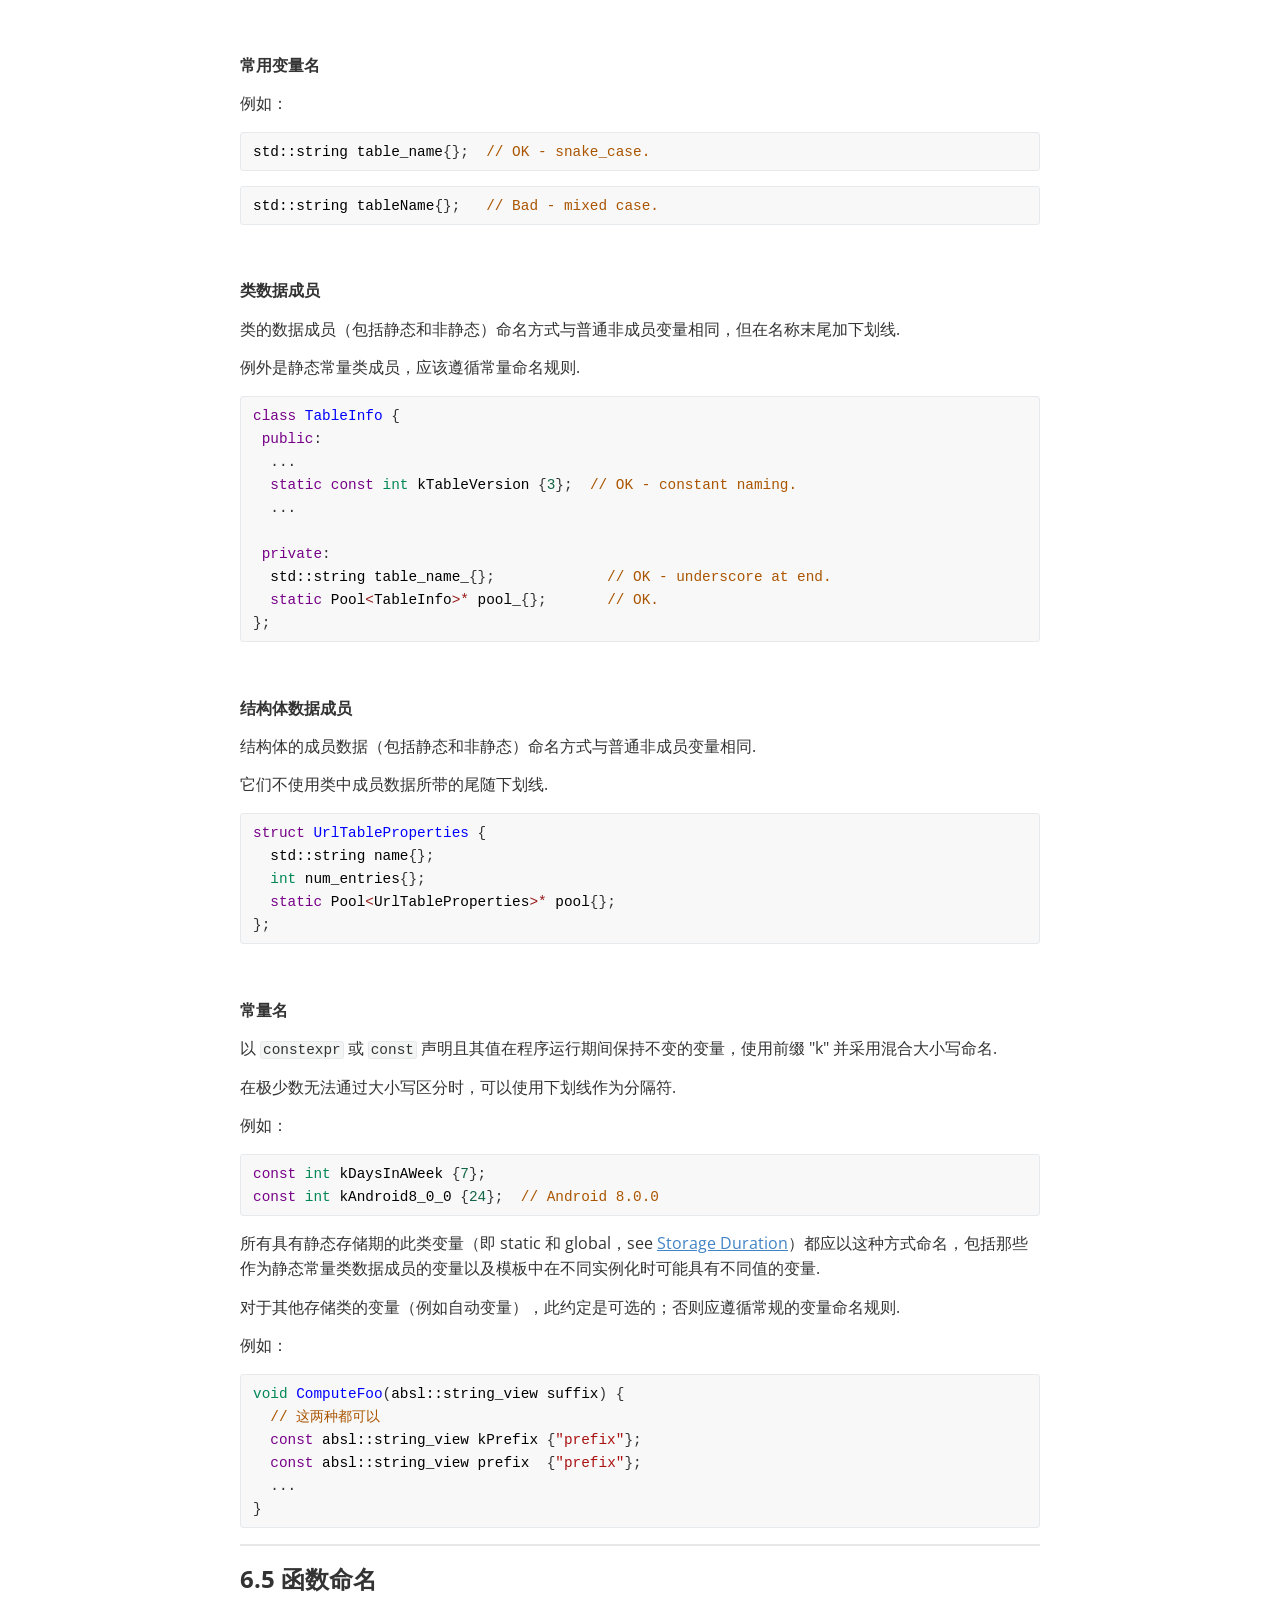
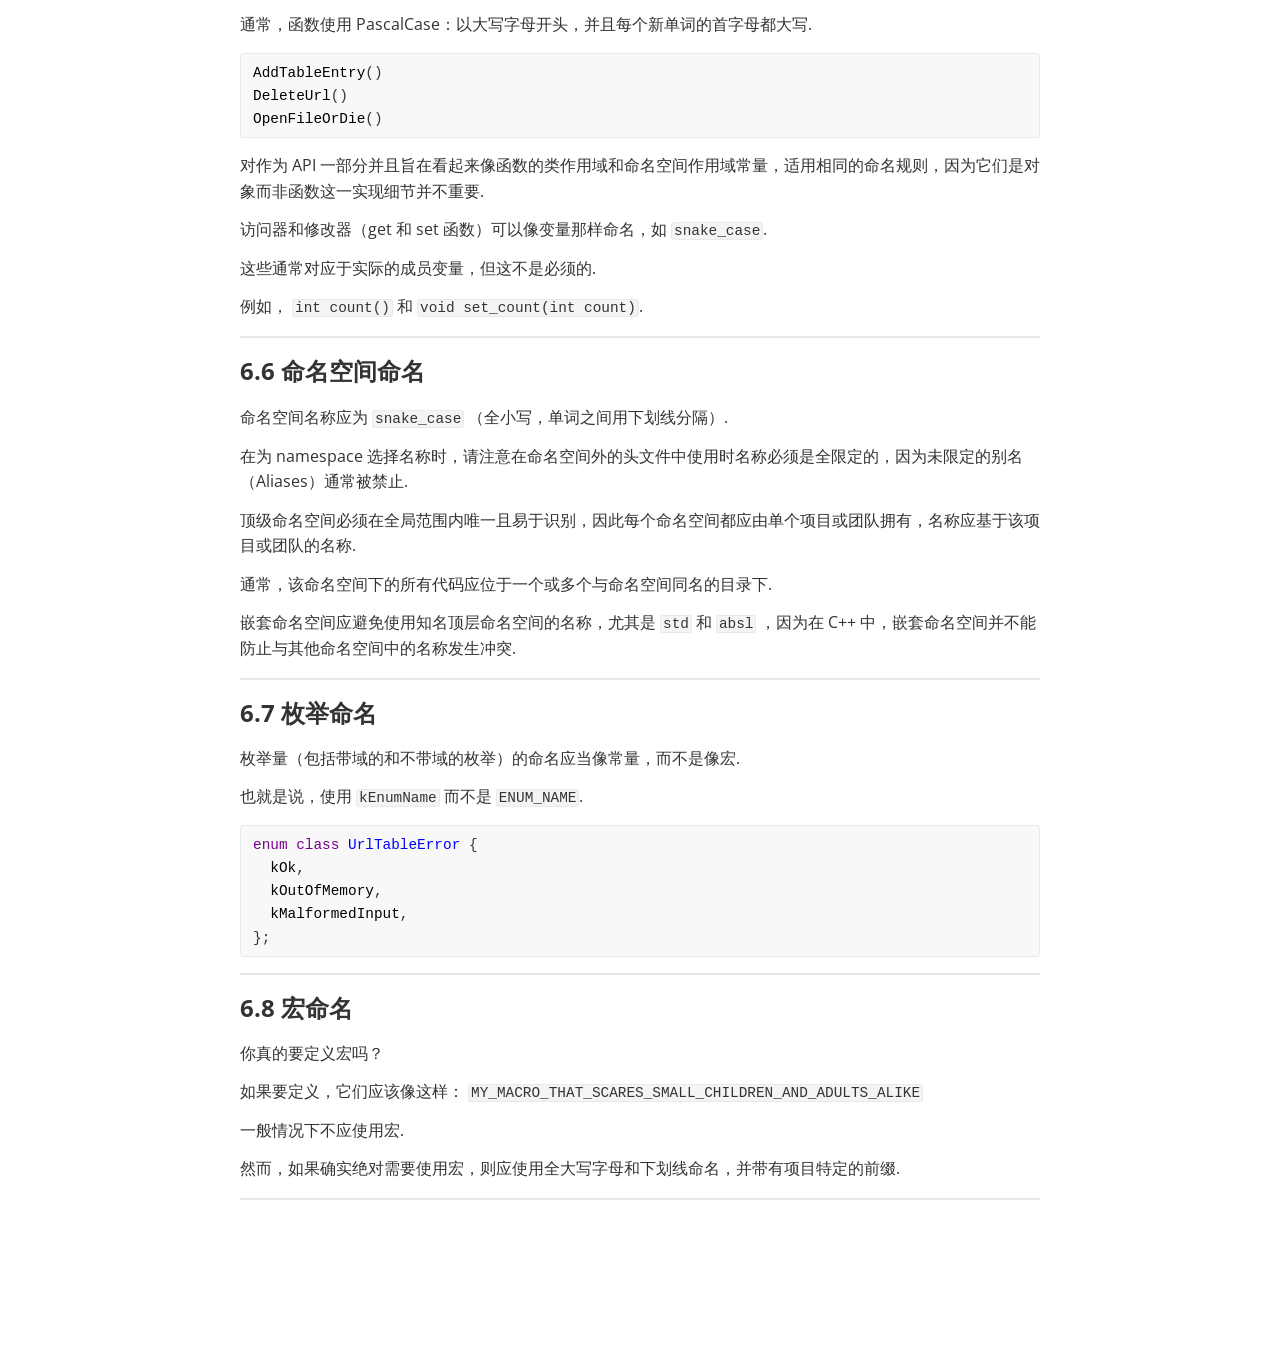
<file: references/html/6.naming-conventions.html>
<!doctype html>
<html>
<head>
<meta charset='UTF-8'><meta name='viewport' content='width=device-width initial-scale=1'><style type='text/css'>html {overflow-x: initial !important;}</style>
<style type='text/css'  id="style-base">:root { --bg-color: #ffffff; --text-color: #333333; --select-text-bg-color: #B5D6FC; --select-text-font-color: auto; --monospace: "Lucida Console",Consolas,"Courier",monospace; --title-bar-height: 20px; }
.mac-os-11 { --title-bar-height: 28px; }
html { font-size: 14px; background-color: var(--bg-color); color: var(--text-color); font-family: "Helvetica Neue", Helvetica, Arial, "Segoe UI Emoji", "SF Pro", sans-serif; -webkit-font-smoothing: antialiased; }
h1, h2, h3, h4, h5 { white-space: pre-wrap; }
body { margin: 0px; padding: 0px; height: auto; inset: 0px; font-size: 1rem; line-height: 1.42857; overflow-x: hidden; background: inherit; }
iframe { margin: auto; }
a.url { word-break: break-all; }
a:active, a:hover { outline: 0px; }
.in-text-selection, ::selection { text-shadow: none; background: var(--select-text-bg-color); color: var(--select-text-font-color); }
#write { margin: 0px auto; height: auto; width: inherit; word-break: normal; overflow-wrap: break-word; position: relative; white-space: normal; overflow-x: visible; padding-top: 36px; }
#write.first-line-indent p { text-indent: 2em; }
#write.first-line-indent li p, #write.first-line-indent p *, #write.first-line-indent svg * { text-indent: 0px; }
#write.first-line-indent li { margin-left: 2em; }
.for-image #write { padding-left: 8px; padding-right: 8px; }
body.typora-export { padding-left: 30px; padding-right: 30px; }
.typora-export .footnote-line, .typora-export li, .typora-export p { white-space: pre-wrap; }
.typora-export .task-list-item input { pointer-events: none; }
@media screen and (max-width: 500px) {
  body.typora-export { padding-left: 0px; padding-right: 0px; }
  #write { padding-left: 20px; padding-right: 20px; }
}
#write li > figure:last-child { margin-bottom: 0.5rem; }
#write ol, #write ul { position: relative; }
img { max-width: 100%; vertical-align: middle; image-orientation: from-image; }
button, input, select, textarea { color: inherit; font: inherit; }
input[type="checkbox"], input[type="radio"] { line-height: normal; padding: 0px; }
*, ::after, ::before { box-sizing: border-box; }
#write h1, #write h2, #write h3, #write h4, #write h5, #write h6, #write p, #write pre { width: inherit; position: relative; }
#write svg h1, #write svg h2, #write svg h3, #write svg h4, #write svg h5, #write svg h6, #write svg p { position: static; }
svg sub, svg sup { position: static; }
.nodeLabel p { padding-right: 2px; padding-left: 2px; }
.typora-export .nodeLabel p { padding-right: 0px; padding-left: 0px; }
foreignobject { overflow: visible; }
p { line-height: inherit; }
h1, h2, h3, h4, h5, h6 { break-after: avoid-page; break-inside: avoid; orphans: 4; }
p { orphans: 4; }
li p { orphans: 1; }
h1 { font-size: 2rem; }
h2 { font-size: 1.8rem; }
h3 { font-size: 1.6rem; }
h4 { font-size: 1.4rem; }
h5 { font-size: 1.2rem; }
h6 { font-size: 1rem; }
.md-math-block, .md-rawblock, h1, h2, h3, h4, h5, h6, p { margin-top: 1rem; margin-bottom: 1rem; }
.hidden { display: none; }
.md-blockmeta { color: rgb(204, 204, 204); font-weight: 700; font-style: italic; }
a { cursor: pointer; }
sup.md-footnote { padding: 2px 4px; background-color: rgba(238, 238, 238, 0.7); color: rgb(85, 85, 85); border-radius: 4px; cursor: pointer; }
sup.md-footnote a, sup.md-footnote a:hover { color: inherit; text-transform: inherit; text-decoration: inherit; }
#write input[type="checkbox"] { cursor: pointer; width: inherit; height: inherit; }
figure { overflow-x: auto; margin: 1.2em 0px; max-width: calc(100% + 16px); padding: 0px; }
figure > table { margin: 0px; }
thead, tr { break-inside: avoid; break-after: auto; }
thead { display: table-header-group; }
table { border-collapse: collapse; border-spacing: 0px; width: 100%; overflow: auto; break-inside: auto; text-align: left; }
table.md-table td { min-width: 32px; }
.CodeMirror-gutters { border-right: 0px; background-color: inherit; }
.CodeMirror-linenumber { user-select: none; }
.CodeMirror { text-align: left; }
.CodeMirror-placeholder { opacity: 0.3; }
.CodeMirror pre { padding: 0px 4px; }
.CodeMirror-lines { padding: 0px; }
div.hr:focus { cursor: none; }
#write pre { white-space: pre-wrap; }
#write.fences-no-line-wrapping pre { white-space: pre; }
#write pre.ty-contain-cm { white-space: normal; }
.CodeMirror-gutters { margin-right: 4px; }
.md-fences { font-size: 0.9rem; display: block; break-inside: avoid; text-align: left; overflow: visible; white-space: pre; background: inherit; position: relative !important; }
.md-fences-adv-panel { width: 100%; margin-top: 10px; text-align: center; padding-top: 0px; padding-bottom: 8px; overflow-x: auto; }
#write .md-fences.mock-cm { white-space: pre-wrap; }
.md-fences.md-fences-with-lineno { padding-left: 0px; }
#write.fences-no-line-wrapping .md-fences.mock-cm { white-space: pre; overflow-x: auto; }
.md-fences.mock-cm.md-fences-with-lineno { padding-left: 8px; }
.CodeMirror-line, twitterwidget { break-inside: avoid; }
svg { break-inside: avoid; }
.footnotes { opacity: 0.8; font-size: 0.9rem; margin-top: 1em; margin-bottom: 1em; }
.footnotes + .footnotes { margin-top: 0px; }
.md-reset { margin: 0px; padding: 0px; border: 0px; outline: 0px; vertical-align: top; background: 0px 0px; text-decoration: none; text-shadow: none; float: none; position: static; width: auto; height: auto; white-space: nowrap; cursor: inherit; -webkit-tap-highlight-color: transparent; line-height: normal; font-weight: 400; text-align: left; box-sizing: content-box; direction: ltr; }
li div { padding-top: 0px; }
blockquote { margin: 1rem 0px; }
li .mathjax-block, li p { margin: 0.5rem 0px; }
li blockquote { margin: 1rem 0px; }
li { margin: 0px; position: relative; }
blockquote > :last-child { margin-bottom: 0px; }
blockquote > :first-child, li > :first-child { margin-top: 0px; }
.footnotes-area { color: rgb(136, 136, 136); margin-top: 0.714rem; padding-bottom: 0.143rem; white-space: normal; }
#write .footnote-line { white-space: pre-wrap; }
@media print {
  body, html { border: 1px solid transparent; height: 99%; break-after: avoid; break-before: avoid; font-variant-ligatures: no-common-ligatures; }
  #write { margin-top: 0px; border-color: transparent !important; padding-top: 0px !important; padding-bottom: 0px !important; }
  .typora-export * { -webkit-print-color-adjust: exact; }
  .typora-export #write { break-after: avoid; }
  .typora-export #write::after { height: 0px; }
  .is-mac table { break-inside: avoid; }
  #write > p:nth-child(1) { margin-top: 0px; }
  .typora-export-show-outline .typora-export-sidebar { display: none; }
  figure { overflow-x: visible; }
}
.footnote-line { margin-top: 0.714em; font-size: 0.7em; }
a img, img a { cursor: pointer; }
pre.md-meta-block { font-size: 0.8rem; min-height: 0.8rem; white-space: pre-wrap; background: rgb(204, 204, 204); display: block; overflow-x: hidden; }
p > .md-image:only-child:not(.md-img-error) img, p > img:only-child { display: block; margin: auto; }
#write.first-line-indent p > .md-image:only-child:not(.md-img-error) img { left: -2em; position: relative; }
p > .md-image:only-child { display: inline-block; width: 100%; }
#write .MathJax_Display { margin: 0.8em 0px 0px; }
.md-math-block { width: 100%; }
.md-math-block:not(:empty)::after { display: none; }
.MathJax_ref { fill: currentcolor; }
[contenteditable="true"]:active, [contenteditable="true"]:focus, [contenteditable="false"]:active, [contenteditable="false"]:focus { outline: 0px; box-shadow: none; }
.md-task-list-item { position: relative; list-style-type: none; }
.task-list-item.md-task-list-item { padding-left: 0px; }
.md-task-list-item > input { position: absolute; top: 0px; left: 0px; margin-left: -1.2em; margin-top: calc(1em - 10px); border: none; }
.math { font-size: 1rem; }
.md-toc { min-height: 3.58rem; position: relative; font-size: 0.9rem; border-radius: 10px; }
.md-toc-content { position: relative; margin-left: 0px; }
.md-toc-content::after, .md-toc::after { display: none; }
.md-toc-item { display: block; color: rgb(65, 131, 196); }
.md-toc-item a { text-decoration: none; }
.md-toc-inner:hover { text-decoration: underline; }
.md-toc-inner { display: inline-block; cursor: pointer; }
.md-toc-h1 .md-toc-inner { margin-left: 0px; font-weight: 700; }
.md-toc-h2 .md-toc-inner { margin-left: 2em; }
.md-toc-h3 .md-toc-inner { margin-left: 4em; }
.md-toc-h4 .md-toc-inner { margin-left: 6em; }
.md-toc-h5 .md-toc-inner { margin-left: 8em; }
.md-toc-h6 .md-toc-inner { margin-left: 10em; }
@media screen and (max-width: 48em) {
  .md-toc-h3 .md-toc-inner { margin-left: 3.5em; }
  .md-toc-h4 .md-toc-inner { margin-left: 5em; }
  .md-toc-h5 .md-toc-inner { margin-left: 6.5em; }
  .md-toc-h6 .md-toc-inner { margin-left: 8em; }
}
a.md-toc-inner { font-size: inherit; font-style: inherit; font-weight: inherit; line-height: inherit; }
.footnote-line a:not(.reversefootnote) { color: inherit; }
.reversefootnote { font-family: ui-monospace, sans-serif; }
.md-attr { display: none; }
.md-fn-count::after { content: "."; }
code, pre, samp, tt { font-family: var(--monospace); }
kbd { margin: 0px 0.1em; padding: 0.1em 0.6em; font-size: 0.8em; color: rgb(36, 39, 41); background: rgb(255, 255, 255); border: 1px solid rgb(173, 179, 185); border-radius: 3px; box-shadow: rgba(12, 13, 14, 0.2) 0px 1px 0px, rgb(255, 255, 255) 0px 0px 0px 2px inset; white-space: nowrap; vertical-align: middle; }
.md-comment { color: rgb(162, 127, 3); opacity: 0.6; font-family: var(--monospace); }
code { text-align: left; vertical-align: initial; }
a.md-print-anchor { white-space: pre !important; border-width: initial !important; border-style: none !important; border-color: initial !important; display: inline-block !important; position: absolute !important; width: 1px !important; right: 0px !important; outline: 0px !important; background: 0px 0px !important; text-decoration: initial !important; text-shadow: initial !important; }
.os-windows.monocolor-emoji .md-emoji { font-family: "Segoe UI Symbol", sans-serif; }
.md-diagram-panel > svg { max-width: 100%; }
[lang="flow"] svg, [lang="mermaid"] svg { max-width: 100%; height: auto; }
[lang="mermaid"] .node text { font-size: 1rem; }
table tr th { border-bottom: 0px; }
video { max-width: 100%; display: block; margin: 0px auto; }
iframe { max-width: 100%; width: 100%; border: none; }
.highlight td, .highlight tr { border: 0px; }
mark { background: rgb(255, 255, 0); color: rgb(0, 0, 0); }
.md-html-inline .md-plain, .md-html-inline strong, mark .md-inline-math, mark strong { color: inherit; }
.md-expand mark .md-meta { opacity: 0.3 !important; }
mark .md-meta { color: rgb(0, 0, 0); }
@media print {
  .typora-export h1, .typora-export h2, .typora-export h3, .typora-export h4, .typora-export h5, .typora-export h6 { break-inside: avoid; }
}
.md-diagram-panel .messageText { stroke: none !important; }
.md-diagram-panel .start-state { fill: var(--node-fill); }
.md-diagram-panel .edgeLabel rect { opacity: 1 !important; }
.md-fences.md-fences-math { font-size: 1em; }
.md-fences-advanced:not(.md-focus) { padding: 0px; white-space: nowrap; border: 0px; }
.md-fences-advanced:not(.md-focus) { background: inherit; }
.mermaid-svg { margin: auto; }
.typora-export-show-outline .typora-export-content { max-width: 1440px; margin: auto; display: flex; flex-direction: row; }
.typora-export-sidebar { width: 300px; font-size: 0.8rem; margin-top: 80px; margin-right: 18px; }
.typora-export-show-outline #write { --webkit-flex: 2; flex: 2 1 0%; }
.typora-export-sidebar .outline-content { position: fixed; top: 0px; max-height: 100%; overflow: hidden auto; padding-bottom: 30px; padding-top: 60px; width: 300px; }
@media screen and (max-width: 1024px) {
  .typora-export-sidebar, .typora-export-sidebar .outline-content { width: 240px; }
}
@media screen and (max-width: 800px) {
  .typora-export-sidebar { display: none; }
}
.outline-content li, .outline-content ul { margin-left: 0px; margin-right: 0px; padding-left: 0px; padding-right: 0px; list-style: none; overflow-wrap: anywhere; }
.outline-content ul { margin-top: 0px; margin-bottom: 0px; }
.outline-content strong { font-weight: 400; }
.outline-expander { width: 1rem; height: 1.42857rem; position: relative; display: table-cell; vertical-align: middle; cursor: pointer; padding-left: 4px; }
.outline-expander::before { content: ""; position: relative; font-family: Ionicons; display: inline-block; font-size: 8px; vertical-align: middle; }
.outline-item { padding-top: 3px; padding-bottom: 3px; cursor: pointer; }
.outline-expander:hover::before { content: ""; }
.outline-h1 > .outline-item { padding-left: 0px; }
.outline-h2 > .outline-item { padding-left: 1em; }
.outline-h3 > .outline-item { padding-left: 2em; }
.outline-h4 > .outline-item { padding-left: 3em; }
.outline-h5 > .outline-item { padding-left: 4em; }
.outline-h6 > .outline-item { padding-left: 5em; }
.outline-label { cursor: pointer; display: table-cell; vertical-align: middle; text-decoration: none; color: inherit; }
.outline-label:hover { text-decoration: underline; }
.outline-item:hover { border-color: rgb(245, 245, 245); background-color: var(--item-hover-bg-color); }
.outline-item:hover { margin-left: -28px; margin-right: -28px; border-left: 28px solid transparent; border-right: 28px solid transparent; }
.outline-item-single .outline-expander::before, .outline-item-single .outline-expander:hover::before { display: none; }
.outline-item-open > .outline-item > .outline-expander::before { content: ""; }
.outline-children { display: none; }
.info-panel-tab-wrapper { display: none; }
.outline-item-open > .outline-children { display: block; }
.typora-export .outline-item { padding-top: 1px; padding-bottom: 1px; }
.typora-export .outline-item:hover { margin-right: -8px; border-right: 8px solid transparent; }
.typora-export .outline-expander::before { content: "+"; font-family: inherit; top: -1px; }
.typora-export .outline-expander:hover::before, .typora-export .outline-item-open > .outline-item > .outline-expander::before { content: "−"; }
.typora-export-collapse-outline .outline-children { display: none; }
.typora-export-collapse-outline .outline-item-open > .outline-children, .typora-export-no-collapse-outline .outline-children { display: block; }
.typora-export-no-collapse-outline .outline-expander::before { content: "" !important; }
.typora-export-show-outline .outline-item-active > .outline-item .outline-label { font-weight: 700; }
.md-inline-math-container mjx-container { zoom: 0.95; }
mjx-container { break-inside: avoid; }
.md-alert.md-alert-note { border-left-color: rgb(9, 105, 218); }
.md-alert.md-alert-important { border-left-color: rgb(130, 80, 223); }
.md-alert.md-alert-warning { border-left-color: rgb(154, 103, 0); }
.md-alert.md-alert-tip { border-left-color: rgb(31, 136, 61); }
.md-alert.md-alert-caution { border-left-color: rgb(207, 34, 46); }
.md-alert { padding: 0px 1em; margin-bottom: 16px; color: inherit; border-left: 0.25em solid rgb(0, 0, 0); }
.md-alert-text-note { color: rgb(9, 105, 218); }
.md-alert-text-important { color: rgb(130, 80, 223); }
.md-alert-text-warning { color: rgb(154, 103, 0); }
.md-alert-text-tip { color: rgb(31, 136, 61); }
.md-alert-text-caution { color: rgb(207, 34, 46); }
.md-alert-text { font-size: 0.9rem; font-weight: 700; }
.md-alert-text svg { fill: currentcolor; position: relative; top: 0.125em; margin-right: 1ch; overflow: visible; }
.md-alert-text-container::after { content: attr(data-text); text-transform: capitalize; pointer-events: none; margin-right: 1ch; }

</style>
<style type='text/css'  id="style-codemirror">.CodeMirror { height: auto; }
.CodeMirror.cm-s-inner { background: inherit; }
.CodeMirror-scroll { overflow: auto hidden; z-index: 3; }
.CodeMirror-gutter-filler, .CodeMirror-scrollbar-filler { background-color: rgb(255, 255, 255); }
.CodeMirror-gutters { border-right: 1px solid rgb(221, 221, 221); background: inherit; white-space: nowrap; }
.CodeMirror-linenumber { padding: 0px 3px 0px 5px; text-align: right; color: rgb(153, 153, 153); }
.cm-s-inner .cm-keyword { color: rgb(119, 0, 136); }
.cm-s-inner .cm-atom, .cm-s-inner.cm-atom { color: rgb(34, 17, 153); }
.cm-s-inner .cm-number { color: rgb(17, 102, 68); }
.cm-s-inner .cm-def { color: rgb(0, 0, 255); }
.cm-s-inner .cm-variable { color: rgb(0, 0, 0); }
.cm-s-inner .cm-variable-2 { color: rgb(0, 85, 170); }
.cm-s-inner .cm-variable-3 { color: rgb(0, 136, 85); }
.cm-s-inner .cm-string { color: rgb(170, 17, 17); }
.cm-s-inner .cm-property { color: rgb(0, 0, 0); }
.cm-s-inner .cm-operator { color: rgb(152, 26, 26); }
.cm-s-inner .cm-comment, .cm-s-inner.cm-comment { color: rgb(170, 85, 0); }
.cm-s-inner .cm-string-2 { color: rgb(255, 85, 0); }
.cm-s-inner .cm-meta { color: rgb(85, 85, 85); }
.cm-s-inner .cm-qualifier { color: rgb(85, 85, 85); }
.cm-s-inner .cm-builtin { color: rgb(51, 0, 170); }
.cm-s-inner .cm-bracket { color: rgb(153, 153, 119); }
.cm-s-inner .cm-tag { color: rgb(17, 119, 0); }
.cm-s-inner .cm-attribute { color: rgb(0, 0, 204); }
.cm-s-inner .cm-header, .cm-s-inner.cm-header { color: rgb(0, 0, 255); }
.cm-s-inner .cm-quote, .cm-s-inner.cm-quote { color: rgb(0, 153, 0); }
.cm-s-inner .cm-hr, .cm-s-inner.cm-hr { color: rgb(153, 153, 153); }
.cm-s-inner .cm-link, .cm-s-inner.cm-link { color: rgb(0, 0, 204); }
.cm-negative { color: rgb(221, 68, 68); }
.cm-positive { color: rgb(34, 153, 34); }
.cm-header, .cm-strong { font-weight: 700; }
.cm-del { text-decoration: line-through; }
.cm-em { font-style: italic; }
.cm-link { text-decoration: underline; }
.cm-error { color: red; }
.cm-invalidchar { color: red; }
.cm-constant { color: rgb(38, 139, 210); }
.cm-defined { color: rgb(181, 137, 0); }
div.CodeMirror span.CodeMirror-matchingbracket { color: rgb(0, 255, 0); }
div.CodeMirror span.CodeMirror-nonmatchingbracket { color: rgb(255, 34, 34); }
.cm-s-inner .CodeMirror-activeline-background { background: inherit; }
.CodeMirror { position: relative; overflow: hidden; }
.CodeMirror-scroll { height: 100%; outline: 0px; position: relative; box-sizing: content-box; background: inherit; }
.CodeMirror-sizer { position: relative; }
.CodeMirror-gutter-filler, .CodeMirror-hscrollbar, .CodeMirror-scrollbar-filler, .CodeMirror-vscrollbar { position: absolute; z-index: 6; display: none; outline: 0px; }
.CodeMirror-vscrollbar { right: 0px; top: 0px; overflow: hidden; }
.CodeMirror-hscrollbar { bottom: 0px; left: 0px; overflow: auto hidden; }
.CodeMirror-scrollbar-filler { right: 0px; bottom: 0px; }
.CodeMirror-gutter-filler { left: 0px; bottom: 0px; }
.CodeMirror-gutters { position: absolute; left: 0px; top: 0px; padding-bottom: 10px; z-index: 3; overflow-y: hidden; }
.CodeMirror-gutter { white-space: normal; height: 100%; box-sizing: content-box; padding-bottom: 30px; margin-bottom: -32px; display: inline-block; }
.CodeMirror-gutter-wrapper { position: absolute; z-index: 4; background: 0px 0px !important; border: none !important; }
.CodeMirror-gutter-background { position: absolute; top: 0px; bottom: 0px; z-index: 4; }
.CodeMirror-gutter-elt { position: absolute; cursor: default; z-index: 4; }
.CodeMirror-lines { cursor: text; }
.CodeMirror pre { border-radius: 0px; border-width: 0px; background: 0px 0px; font-family: inherit; font-size: inherit; margin: 0px; white-space: pre; overflow-wrap: normal; color: inherit; z-index: 2; position: relative; overflow: visible; }
.CodeMirror-wrap pre { overflow-wrap: break-word; white-space: pre-wrap; word-break: normal; }
.CodeMirror-code pre { border-right: 30px solid transparent; width: fit-content; }
.CodeMirror-wrap .CodeMirror-code pre { border-right: none; width: auto; }
.CodeMirror-linebackground { position: absolute; inset: 0px; z-index: 0; }
.CodeMirror-linewidget { position: relative; z-index: 2; overflow: auto; }
.CodeMirror-wrap .CodeMirror-scroll { overflow-x: hidden; }
.CodeMirror-measure { position: absolute; width: 100%; height: 0px; overflow: hidden; visibility: hidden; }
.CodeMirror-measure pre { position: static; }
.CodeMirror div.CodeMirror-cursor { position: absolute; visibility: hidden; border-right: none; width: 0px; }
.CodeMirror div.CodeMirror-cursor { visibility: hidden; }
.CodeMirror-focused div.CodeMirror-cursor { visibility: inherit; }
.cm-searching { background: rgba(255, 255, 0, 0.4); }
span.cm-underlined { text-decoration: underline; }
span.cm-strikethrough { text-decoration: line-through; }
.cm-tw-syntaxerror { color: rgb(255, 255, 255); background-color: rgb(153, 0, 0); }
.cm-tw-deleted { text-decoration: line-through; }
.cm-tw-header5 { font-weight: 700; }
.cm-tw-listitem:first-child { padding-left: 10px; }
.cm-tw-box { border-style: solid; border-right-width: 1px; border-bottom-width: 1px; border-left-width: 1px; border-color: inherit; border-top-width: 0px !important; }
.cm-tw-underline { text-decoration: underline; }
@media print {
  .CodeMirror div.CodeMirror-cursor { visibility: hidden; }
}

</style>
<link rel='stylesheet' href='https://fonts.googleapis.com/css?family=Open+Sans:400italic,700italic,700,400&amp;subset=latin,latin-ext' type='text/css' />
<style type='text/css'  id="style-theme_css">:root {
    --side-bar-bg-color: #fafafa;
    --control-text-color: #777;
}

@include-when-export url(https://fonts.googleapis.com/css?family=Open+Sans:400italic,700italic,700,400&subset=latin,latin-ext);

/* open-sans-regular - latin-ext_latin */
/* open-sans-italic - latin-ext_latin */
/* open-sans-700 - latin-ext_latin */
/* open-sans-700italic - latin-ext_latin */
html {
    font-size: 16px;
    -webkit-font-smoothing: antialiased;
}

body {
    font-family: 'Fira Regular', "Open Sans", "Clear Sans", "Helvetica Neue", Helvetica, Arial, 'Segoe UI Emoji', 'SF Pro', sans-serif;
    color: rgb(51, 51, 51);
    line-height: 1.6;
}

#write {
    max-width: 860px;
    margin: 0 auto;
    padding: 30px;
    padding-bottom: 100px;
}

@media only screen and (min-width: 1400px) {
    #write {
        max-width: 1024px;
    }
}

@media only screen and (min-width: 1800px) {
    #write {
        max-width: 1200px;
    }
}

#write>ul:first-child,
#write>ol:first-child {
    margin-top: 30px;
}

a {
    color: #4183C4;
}

h1,
h2,
h3,
h4,
h5,
h6 {
    position: relative;
    margin-top: 1rem;
    margin-bottom: 1rem;
    font-weight: bold;
    line-height: 1.4;
    cursor: text;
}

h1:hover a.anchor,
h2:hover a.anchor,
h3:hover a.anchor,
h4:hover a.anchor,
h5:hover a.anchor,
h6:hover a.anchor {
    text-decoration: none;
}

h1 tt,
h1 code {
    font-size: inherit;
}

h2 tt,
h2 code {
    font-size: inherit;
}

h3 tt,
h3 code {
    font-size: inherit;
}

h4 tt,
h4 code {
    font-size: inherit;
}

h5 tt,
h5 code {
    font-size: inherit;
}

h6 tt,
h6 code {
    font-size: inherit;
}

h1 {
    font-size: 2.25em;
    line-height: 1.2;
    border-bottom: 1px solid #eee;
}

h2 {
    font-size: 1.75em;
    line-height: 1.225;
    border-bottom: 1px solid #eee;
}

/*@media print {
    .typora-export h1,
    .typora-export h2 {
        border-bottom: none;
        padding-bottom: initial;
    }

    .typora-export h1::after,
    .typora-export h2::after {
        content: "";
        display: block;
        height: 100px;
        margin-top: -96px;
        border-top: 1px solid #eee;
    }
}*/

h3 {
    font-size: 1.5em;
    line-height: 1.43;
}

h4 {
    font-size: 1.25em;
}

h5 {
    font-size: 1em;
}

h6 {
    font-size: 1em;
    color: #777;
}

p,
blockquote,
ul,
ol,
dl,
table {
    margin: 0.8em 0;
}

li>ol,
li>ul {
    margin: 0 0;
}

hr {
    height: 2px;
    padding: 0;
    margin: 16px 0;
    background-color: #e7e7e7;
    border: 0 none;
    overflow: hidden;
    box-sizing: content-box;
}

li p.first {
    display: inline-block;
}

ul,
ol {
    padding-left: 30px;
}

ul:first-child,
ol:first-child {
    margin-top: 0;
}

ul:last-child,
ol:last-child {
    margin-bottom: 0;
}

blockquote {
    border-left: 4px solid #dfe2e5;
    padding: 0 15px;
    color: #777777;
}

blockquote blockquote {
    padding-right: 0;
}

table {
    padding: 0;
    word-break: initial;
}

table tr {
    border: 1px solid #dfe2e5;
    margin: 0;
    padding: 0;
}

table tr:nth-child(2n),
thead {
    background-color: #f8f8f8;
}

table th {
    font-weight: bold;
    border: 1px solid #dfe2e5;
    border-bottom: 0;
    margin: 0;
    padding: 6px 13px;
}

table td {
    border: 1px solid #dfe2e5;
    margin: 0;
    padding: 6px 13px;
}

table th:first-child,
table td:first-child {
    margin-top: 0;
}

table th:last-child,
table td:last-child {
    margin-bottom: 0;
}

.CodeMirror-lines {
    padding-left: 4px;
}

.code-tooltip {
    box-shadow: 0 1px 1px 0 rgba(0, 28, 36, .3);
    border-top: 1px solid #eef2f2;
}

.md-fences,
code,
tt {
    border: 1px solid #e7eaed;
    background-color: #f8f8f8;
    border-radius: 3px;
    padding: 0;
    padding: 2px 4px 0px 4px;
    font-size: 0.9em;
}

code {
    background-color: #f3f4f4;
    padding: 0 2px 0 2px;
}

.md-fences {
    margin-bottom: 15px;
    margin-top: 15px;
    padding-top: 8px;
    padding-bottom: 6px;
}


.md-task-list-item>input {
    margin-left: -1.3em;
}

@media print {
    html {
        font-size: 13px;
    }

    pre {
        page-break-inside: avoid;
        word-wrap: break-word;
    }
}

.md-fences {
    background-color: #f8f8f8;
}

#write pre.md-meta-block {
    padding: 1rem;
    font-size: 85%;
    line-height: 1.45;
    background-color: #f7f7f7;
    border: 0;
    border-radius: 3px;
    color: #777777;
    margin-top: 0 !important;
}

.mathjax-block>.code-tooltip {
    bottom: .375rem;
}

.md-mathjax-midline {
    background: #fafafa;
}

#write>h3.md-focus:before {
    left: -1.5625rem;
    top: .375rem;
}

#write>h4.md-focus:before {
    left: -1.5625rem;
    top: .285714286rem;
}

#write>h5.md-focus:before {
    left: -1.5625rem;
    top: .285714286rem;
}

#write>h6.md-focus:before {
    left: -1.5625rem;
    top: .285714286rem;
}

.md-image>.md-meta {
    /*border: 1px solid #ddd;*/
    border-radius: 3px;
    padding: 2px 0px 0px 4px;
    font-size: 0.9em;
    color: inherit;
}

.md-tag {
    color: #a7a7a7;
    opacity: 1;
}

.md-toc {
    margin-top: 20px;
    padding-bottom: 20px;
}

.sidebar-tabs {
    border-bottom: none;
}

#typora-quick-open {
    border: 1px solid #ddd;
    background-color: #f8f8f8;
}

#typora-quick-open-item {
    background-color: #FAFAFA;
    border-color: #FEFEFE #e5e5e5 #e5e5e5 #eee;
    border-style: solid;
    border-width: 1px;
}

/** focus mode */
.on-focus-mode blockquote {
    border-left-color: rgba(85, 85, 85, 0.12);
}

header,
.context-menu,
.megamenu-content,
footer {
    font-family: "Segoe UI", "Arial", sans-serif;
}

.file-node-content:hover .file-node-icon,
.file-node-content:hover .file-node-open-state {
    visibility: visible;
}

.mac-seamless-mode #typora-sidebar {
    background-color: #fafafa;
    background-color: var(--side-bar-bg-color);
}

.mac-os #write {
    caret-color: AccentColor;
}

.md-lang {
    color: #b4654d;
}

/*.html-for-mac {
    --item-hover-bg-color: #E6F0FE;
}*/

#md-notification .btn {
    border: 0;
}

.dropdown-menu .divider {
    border-color: #e5e5e5;
    opacity: 0.4;
}

.ty-preferences .window-content {
    background-color: #fafafa;
}

.ty-preferences .nav-group-item.active {
    color: white;
    background: #999;
}

.menu-item-container a.menu-style-btn {
    background-color: #f5f8fa;
    background-image: linear-gradient(180deg, hsla(0, 0%, 100%, 0.8), hsla(0, 0%, 100%, 0));
}</style>
<style type='text/css'  id="style-lp">ol, ul {padding-left: 40px}</style>

<title>6.naming-conventions</title>
</head>
<body class='typora-export os-windows'><div class='typora-export-content'>
<div id='write'  class=''><h2 id='6-命名约定'><span>6. 命名约定</span></h2><h3 id='61-选择名称'><span>6.1 选择名称</span></h3><p><span>给事物起能让新读者（即使是与作者不同团队的人）也能理解其用途或意图的名称.</span></p><p><span>不要为节省水平空间而担心；让新读者能立即理解你的代码比省略字符更重要.</span></p><p>&nbsp;</p><p><span>考虑名称将被使用的上下文.</span></p><p><span>即使名称在离使其可用的代码很远的地方使用，也应具有描述性.</span></p><p><span>然而，名称不应通过重复出现在直接上下文中的信息来分散读者注意力.</span></p><p><span>通常，这意味着描述性应与名称的可见范围成比例.</span></p><p><span>声明在头文件中的自由函数可能应该提及头文件所属的库，而局部变量通常不需要说明它所在的函数.</span></p><p>&nbsp;</p><p><span>尽量减少使用对项目外的人可能不熟悉的缩写（尤其是首字母缩略词和首字母连写词）.</span></p><p><span>不要通过在词中删除字母来缩写.</span></p><p><span>当使用缩写时，优先将其作为一个单独的“单词”大写，例如 </span><code>StartRpc()</code><span> 而不是 </span><code>StartRPC()</code><span> .</span></p><p><span>经验法则是，如果一个缩写在 Wikipedia 上有条目，通常可以接受.</span></p><p><span>注意某些普遍已知的缩写是可以接受的，例如用于循环索引的 </span><code>i</code><span> 和用于模板参数的 </span><code>T</code><span> .</span></p><p>&nbsp;</p><p><span>你最常看到的名字与大多数名字不同；少数“词汇”名字被广泛重复使用，以至于它们在任何上下文中都会有意义.这些名字通常很短甚至是缩写，其完整含义来自专门的长篇文档，而不是仅仅来自对其定义的注释或名字本身的词语. 例如， </span><code>absl::Status</code><span> 在开发指南中有专门的一页，记录其正确用法.你可能不会经常定义新的词汇名字，但如果确实要定义，请进行额外的设计评审，以确保所选名字在被广泛使用时仍然合适.</span></p><pre class="md-fences md-end-block ty-contain-cm modeLoaded" spellcheck="false" lang="cpp" style="break-inside: unset;"><div class="CodeMirror cm-s-inner cm-s-null-scroll CodeMirror-wrap" lang="cpp"><div style="overflow: hidden; position: relative; width: 3px; height: 0px; top: 9.51982px; left: 7.99334px;"><textarea autocorrect="off" autocapitalize="off" spellcheck="false" tabindex="0" style="position: absolute; bottom: -1em; padding: 0px; width: 1000px; height: 1em; outline: none;"></textarea></div><div class="CodeMirror-scrollbar-filler" cm-not-content="true"></div><div class="CodeMirror-gutter-filler" cm-not-content="true"></div><div class="CodeMirror-scroll" tabindex="-1"><div class="CodeMirror-sizer" style="margin-left: 0px; margin-bottom: 0px; border-right-width: 0px; padding-right: 0px; padding-bottom: 0px;"><div style="position: relative; top: 0px;"><div class="CodeMirror-lines" role="presentation"><div role="presentation" style="position: relative; outline: none;"><div class="CodeMirror-measure"></div><div class="CodeMirror-measure"></div><div style="position: relative; z-index: 1;"></div><div class="CodeMirror-code" role="presentation" style=""><div class="CodeMirror-activeline" style="position: relative;"><div class="CodeMirror-activeline-background CodeMirror-linebackground"></div><div class="CodeMirror-gutter-background CodeMirror-activeline-gutter" style="left: 0px; width: 0px;"></div><pre class=" CodeMirror-line " role="presentation"><span role="presentation" style="padding-right: 0.1px;"><span class="cm-keyword">class</span> <span class="cm-def">MyClass</span> {</span></pre></div><pre class=" CodeMirror-line " role="presentation"><span role="presentation" style="padding-right: 0.1px;"> <span class="cm-keyword">public</span>:</span></pre><pre class=" CodeMirror-line " role="presentation"><span role="presentation" style="padding-right: 0.1px;"> &nbsp;<span class="cm-variable-3">int</span> <span class="cm-variable">CountFooErrors</span>(<span class="cm-keyword">const</span> <span class="cm-variable">std::vector</span><span class="cm-operator">&lt;</span><span class="cm-variable">Foo</span><span class="cm-operator">&gt;&amp;</span> <span class="cm-variable">foos</span>) {</span></pre><pre class=" CodeMirror-line " role="presentation"><span role="presentation" style="padding-right: 0.1px;"> &nbsp; &nbsp;<span class="cm-variable-3">int</span> <span class="cm-variable">n</span> { <span class="cm-number">0</span> }; &nbsp;<span class="cm-comment">// 在有限的范围和语境下含义明确</span></span></pre><pre class=" CodeMirror-line " role="presentation"><span role="presentation" style="padding-right: 0.1px;"> &nbsp; &nbsp;<span class="cm-keyword">for</span> (<span class="cm-keyword">const</span> <span class="cm-keyword">auto</span><span class="cm-operator">&amp;</span> <span class="cm-variable">foo</span> : <span class="cm-variable">foos</span>) {</span></pre><pre class=" CodeMirror-line " role="presentation"><span role="presentation" style="padding-right: 0.1px;"> &nbsp; &nbsp;  ...</span></pre><pre class=" CodeMirror-line " role="presentation"><span role="presentation" style="padding-right: 0.1px;"> &nbsp; &nbsp; &nbsp;<span class="cm-operator">++</span><span class="cm-variable">n</span>;</span></pre><pre class=" CodeMirror-line " role="presentation"><span role="presentation" style="padding-right: 0.1px;"> &nbsp;  }</span></pre><pre class=" CodeMirror-line " role="presentation"><span role="presentation" style="padding-right: 0.1px;"> &nbsp; &nbsp;<span class="cm-keyword">return</span> <span class="cm-variable">n</span>;</span></pre><pre class=" CodeMirror-line " role="presentation"><span role="presentation" style="padding-right: 0.1px;">  }</span></pre><pre class=" CodeMirror-line " role="presentation"><span role="presentation" style="padding-right: 0.1px;"> &nbsp;<span class="cm-comment">// 函数注释不需要解释该函数在失败时会返回非 OK，</span></span></pre><pre class=" CodeMirror-line " role="presentation"><span role="presentation" style="padding-right: 0.1px;"> &nbsp;<span class="cm-comment">// 这一点由 absl::Status 返回类型已隐含，</span></span></pre><pre class=" CodeMirror-line " role="presentation"><span role="presentation" style="padding-right: 0.1px;"> &nbsp;<span class="cm-comment">// 但注释可以记录某些特定错误码的行为.</span></span></pre><pre class=" CodeMirror-line " role="presentation"><span role="presentation" style="padding-right: 0.1px;"> &nbsp;<span class="cm-variable">absl::Status</span> <span class="cm-variable">DoSomethingImportant</span>() {</span></pre><pre class=" CodeMirror-line " role="presentation"><span role="presentation" style="padding-right: 0.1px;"> &nbsp; &nbsp;<span class="cm-variable">std::string</span> <span class="cm-variable">fqdn</span> {...}; &nbsp;<span class="cm-comment">// “Fully Qualified Domain Name”的常用缩写fqdn</span></span></pre><pre class=" CodeMirror-line " role="presentation"><span role="presentation" style="padding-right: 0.1px;"> &nbsp; &nbsp;<span class="cm-keyword">return</span> <span class="cm-variable">absl::OkStatus</span>();</span></pre><pre class=" CodeMirror-line " role="presentation"><span role="presentation" style="padding-right: 0.1px;">  }</span></pre><pre class=" CodeMirror-line " role="presentation"><span role="presentation" style="padding-right: 0.1px;"> <span class="cm-keyword">private</span>:</span></pre><pre class=" CodeMirror-line " role="presentation"><span role="presentation" style="padding-right: 0.1px;"> &nbsp;<span class="cm-keyword">const</span> <span class="cm-variable-3">int</span> <span class="cm-variable">kMaxAllowedConnections</span> {...}; &nbsp;<span class="cm-comment">// 在上下文中具有明确含义</span></span></pre><pre class=" CodeMirror-line " role="presentation"><span role="presentation" style="padding-right: 0.1px;">};</span></pre></div></div></div></div></div><div style="position: absolute; height: 0px; width: 1px; border-bottom: 0px solid transparent; top: 576px;"></div><div class="CodeMirror-gutters" style="display: none; height: 576px;"></div></div></div></pre><pre class="md-fences md-end-block ty-contain-cm modeLoaded" spellcheck="false" lang="cpp" style="break-inside: unset;"><div class="CodeMirror cm-s-inner cm-s-null-scroll CodeMirror-wrap" lang="cpp"><div style="overflow: hidden; position: relative; width: 3px; height: 0px; top: 9.51982px; left: 7.99334px;"><textarea autocorrect="off" autocapitalize="off" spellcheck="false" tabindex="0" style="position: absolute; bottom: -1em; padding: 0px; width: 1000px; height: 1em; outline: none;"></textarea></div><div class="CodeMirror-scrollbar-filler" cm-not-content="true"></div><div class="CodeMirror-gutter-filler" cm-not-content="true"></div><div class="CodeMirror-scroll" tabindex="-1"><div class="CodeMirror-sizer" style="margin-left: 0px; margin-bottom: 0px; border-right-width: 0px; padding-right: 0px; padding-bottom: 0px;"><div style="position: relative; top: 0px;"><div class="CodeMirror-lines" role="presentation"><div role="presentation" style="position: relative; outline: none;"><div class="CodeMirror-measure"><pre><span>xxxxxxxxxx</span></pre></div><div class="CodeMirror-measure"></div><div style="position: relative; z-index: 1;"></div><div class="CodeMirror-code" role="presentation" style=""><div class="CodeMirror-activeline" style="position: relative;"><div class="CodeMirror-activeline-background CodeMirror-linebackground"></div><div class="CodeMirror-gutter-background CodeMirror-activeline-gutter" style="left: 0px; width: 0px;"></div><pre class=" CodeMirror-line " role="presentation"><span role="presentation" style="padding-right: 0.1px;"><span class="cm-keyword">class</span> <span class="cm-def">MyClass</span> {</span></pre></div><pre class=" CodeMirror-line " role="presentation"><span role="presentation" style="padding-right: 0.1px;"> <span class="cm-keyword">public</span>:</span></pre><pre class=" CodeMirror-line " role="presentation"><span role="presentation" style="padding-right: 0.1px;"> &nbsp;<span class="cm-variable-3">int</span> <span class="cm-variable">CountFooErrors</span>(<span class="cm-keyword">const</span> <span class="cm-variable">std::vector</span><span class="cm-operator">&lt;</span><span class="cm-variable">Foo</span><span class="cm-operator">&gt;&amp;</span> <span class="cm-variable">foos</span>) {</span></pre><pre class=" CodeMirror-line " role="presentation"><span role="presentation" style="padding-right: 0.1px;"> &nbsp; &nbsp;<span class="cm-variable-3">int</span> <span class="cm-variable">total_number_of_foo_errors</span> { <span class="cm-number">0</span> }; &nbsp;<span class="cm-comment">// 在有限的范围和上下文下过于冗长</span></span></pre><pre class=" CodeMirror-line " role="presentation"><span role="presentation" style="padding-right: 0.1px;"> &nbsp; &nbsp;<span class="cm-keyword">for</span> (<span class="cm-variable-3">int</span> <span class="cm-variable">foo_index</span> <span class="cm-operator">=</span> <span class="cm-number">0</span>; <span class="cm-variable">foo_index</span> <span class="cm-operator">&lt;</span> <span class="cm-variable">foos</span>.<span class="cm-variable">size</span>(); <span class="cm-operator">++</span><span class="cm-variable">foo_index</span>) { &nbsp;<span class="cm-comment">// 更适合用 `i`</span></span></pre><pre class=" CodeMirror-line " role="presentation"><span role="presentation" style="padding-right: 0.1px;"> &nbsp; &nbsp;  ...</span></pre><pre class=" CodeMirror-line " role="presentation"><span role="presentation" style="padding-right: 0.1px;"> &nbsp; &nbsp; &nbsp;<span class="cm-operator">++</span><span class="cm-variable">total_number_of_foo_errors</span>;</span></pre><pre class=" CodeMirror-line " role="presentation"><span role="presentation" style="padding-right: 0.1px;"> &nbsp;  }</span></pre><pre class=" CodeMirror-line " role="presentation"><span role="presentation" style="padding-right: 0.1px;"> &nbsp; &nbsp;<span class="cm-keyword">return</span> <span class="cm-variable">total_number_of_foo_errors</span>;</span></pre><pre class=" CodeMirror-line " role="presentation"><span role="presentation" style="padding-right: 0.1px;">  }</span></pre><pre class=" CodeMirror-line " role="presentation"><span role="presentation" style="padding-right: 0.1px;"> &nbsp;<span class="cm-comment">// 带有通用名称的返回类型如果没有广泛的普及教育就不清楚</span></span></pre><pre class=" CodeMirror-line " role="presentation"><span role="presentation" style="padding-right: 0.1px;"> &nbsp;<span class="cm-variable">Result</span> <span class="cm-variable">DoSomethingImportant</span>() {</span></pre><pre class=" CodeMirror-line " role="presentation"><span role="presentation" style="padding-right: 0.1px;"> &nbsp; &nbsp;<span class="cm-variable-3">int</span> <span class="cm-variable">cstmr_id</span> {...}; &nbsp;<span class="cm-comment">// customer_id 的删字母</span></span></pre><pre class=" CodeMirror-line " role="presentation"><span role="presentation" style="padding-right: 0.1px;">  }</span></pre><pre class=" CodeMirror-line " role="presentation"><span role="presentation" style="padding-right: 0.1px;"> <span class="cm-keyword">private</span>:</span></pre><pre class=" CodeMirror-line " role="presentation"><span role="presentation" style="padding-right: 0.1px;"> &nbsp;<span class="cm-keyword">const</span> <span class="cm-variable-3">int</span> <span class="cm-variable">kNum</span> {...}; &nbsp;<span class="cm-comment">// 在广泛范围内含义不清楚</span></span></pre><pre class=" CodeMirror-line " role="presentation"><span role="presentation" style="padding-right: 0.1px;">};</span></pre></div></div></div></div></div><div style="position: absolute; height: 0px; width: 1px; border-bottom: 0px solid transparent; top: 553px;"></div><div class="CodeMirror-gutters" style="display: none; height: 553px;"></div></div></div></pre><hr /><h3 id='62-文件命名'><span>6.2 文件命名</span></h3><p><span>文件名应全部小写，可包含下划线 ( </span><code>_</code><span> ) 或连字符 ( </span><code>-</code><span> ).</span></p><p><span>遵循你项目所使用的约定.</span></p><p><span>如果没有可遵循的一致本地模式，优先使用 &quot; </span><code>_</code><span> &quot;.</span></p><p><span>可接受的文件名示例：</span></p><pre class="md-fences md-end-block ty-contain-cm modeLoaded" spellcheck="false" lang=""><div class="CodeMirror cm-s-inner cm-s-null-scroll CodeMirror-wrap" lang=""><div style="overflow: hidden; position: relative; width: 3px; height: 0px; top: 9.51982px; left: 7.99334px;"><textarea autocorrect="off" autocapitalize="off" spellcheck="false" tabindex="0" style="position: absolute; bottom: -1em; padding: 0px; width: 1000px; height: 1em; outline: none;"></textarea></div><div class="CodeMirror-scrollbar-filler" cm-not-content="true"></div><div class="CodeMirror-gutter-filler" cm-not-content="true"></div><div class="CodeMirror-scroll" tabindex="-1"><div class="CodeMirror-sizer" style="margin-left: 0px; margin-bottom: 0px; border-right-width: 0px; padding-right: 0px; padding-bottom: 0px;"><div style="position: relative; top: 0px;"><div class="CodeMirror-lines" role="presentation"><div role="presentation" style="position: relative; outline: none;"><div class="CodeMirror-measure"><pre><span>xxxxxxxxxx</span></pre></div><div class="CodeMirror-measure"></div><div style="position: relative; z-index: 1;"></div><div class="CodeMirror-code" role="presentation"><div class="CodeMirror-activeline" style="position: relative;"><div class="CodeMirror-activeline-background CodeMirror-linebackground"></div><div class="CodeMirror-gutter-background CodeMirror-activeline-gutter" style="left: 0px; width: 0px;"></div><pre class=" CodeMirror-line " role="presentation"><span role="presentation" style="padding-right: 0.1px;">my_useful_class.cc</span></pre></div><pre class=" CodeMirror-line " role="presentation"><span role="presentation" style="padding-right: 0.1px;">my-useful-class.cc</span></pre><pre class=" CodeMirror-line " role="presentation"><span role="presentation" style="padding-right: 0.1px;">myusefulclass.cc</span></pre><pre class=" CodeMirror-line " role="presentation"><span role="presentation" style="padding-right: 0.1px;">myusefulclass_test.cc</span></pre></div></div></div></div></div><div style="position: absolute; height: 0px; width: 1px; border-bottom: 0px solid transparent; top: 92px;"></div><div class="CodeMirror-gutters" style="display: none; height: 92px;"></div></div></div></pre><p><span>C++ 文件应使用 </span><code>.cc</code><span> 文件扩展名，头文件应使用 </span><code>.h</code><span> 扩展名.</span></p><p><span>那些依赖于在特定位置被文本性包含的文件应以 </span><code>.inc</code><span> 结尾（另见关于自包含头文件的部分）.</span></p><p>&nbsp;</p><p><span>不要使用已在 </span><code>/usr/include</code><span> 中存在的文件名，例如 </span><code>db.h</code><span>.</span></p><p>&nbsp;</p><p><span>通常情况下，使你的文件名非常具体.</span></p><p><span>例如，使用 </span><code>http_server_logs.h</code><span> 而不是 </span><code>logs.h</code><span> .</span></p><p><span>一个非常常见的情况是一对文件，例如命名为 </span><code>foo_bar.h</code><span> 和 </span><code>foo_bar.cc</code><span> ，定义一个名为 </span><code>FooBar</code><span> 的类.</span></p><hr /><h3 id='63-类型命名'><span>6.3 类型命名</span></h3><p><span>类型名称以大写字母开头，每个新单词的首字母均大写，不使用下划线： </span><code>MyExcitingClass</code><span> ， </span><code>MyExcitingEnum</code><span>.</span></p><p><span>所有类型的名称—— </span><code>class</code><span>、</span><code>struct</code><span>、using aliases、</span><code>enum</code><span> 以及 type template parameters / </span><code>concept</code><span> ——遵循相同的命名约定. 类型名应以大写字母开头，并且每个新单词首字母大写。不要使用下划线.</span></p><p><span>例如：</span></p><pre class="md-fences md-end-block ty-contain-cm modeLoaded" spellcheck="false" lang="cpp"><div class="CodeMirror cm-s-inner cm-s-null-scroll CodeMirror-wrap" lang="cpp"><div style="overflow: hidden; position: relative; width: 3px; height: 0px; top: 9.51982px; left: 7.99334px;"><textarea autocorrect="off" autocapitalize="off" spellcheck="false" tabindex="0" style="position: absolute; bottom: -1em; padding: 0px; width: 1000px; height: 1em; outline: none;"></textarea></div><div class="CodeMirror-scrollbar-filler" cm-not-content="true"></div><div class="CodeMirror-gutter-filler" cm-not-content="true"></div><div class="CodeMirror-scroll" tabindex="-1"><div class="CodeMirror-sizer" style="margin-left: 0px; margin-bottom: 0px; border-right-width: 0px; padding-right: 0px; padding-bottom: 0px;"><div style="position: relative; top: 0px;"><div class="CodeMirror-lines" role="presentation"><div role="presentation" style="position: relative; outline: none;"><div class="CodeMirror-measure"><span><span>​</span>x</span></div><div class="CodeMirror-measure"></div><div style="position: relative; z-index: 1;"></div><div class="CodeMirror-code" role="presentation" style=""><div class="CodeMirror-activeline" style="position: relative;"><div class="CodeMirror-activeline-background CodeMirror-linebackground"></div><div class="CodeMirror-gutter-background CodeMirror-activeline-gutter" style="left: 0px; width: 0px;"></div><pre class=" CodeMirror-line " role="presentation"><span role="presentation" style="padding-right: 0.1px;"><span class="cm-comment">// classes and structs</span></span></pre></div><pre class=" CodeMirror-line " role="presentation"><span role="presentation" style="padding-right: 0.1px;"><span class="cm-keyword">class</span> <span class="cm-def">UrlTable</span> { ...</span></pre><pre class=" CodeMirror-line " role="presentation"><span role="presentation" style="padding-right: 0.1px;"><span class="cm-keyword">class</span> <span class="cm-def">UrlTableTester</span> { ...</span></pre><pre class=" CodeMirror-line " role="presentation"><span role="presentation" style="padding-right: 0.1px;"><span class="cm-keyword">struct</span> <span class="cm-def">UrlTableProperties</span> { ...</span></pre><pre class=" CodeMirror-line " role="presentation"><span role="presentation" style="padding-right: 0.1px;"><span cm-text="" cm-zwsp="">
</span></span></pre><pre class=" CodeMirror-line " role="presentation"><span role="presentation" style="padding-right: 0.1px;"><span class="cm-comment">// typedefs</span></span></pre><pre class=" CodeMirror-line " role="presentation"><span role="presentation" style="padding-right: 0.1px;"><span class="cm-keyword">typedef</span> <span class="cm-variable">hash_map</span><span class="cm-operator">&lt;</span><span class="cm-variable">UrlTableProperties</span><span class="cm-operator">*</span>, <span class="cm-variable">std::string</span><span class="cm-operator">&gt;</span> <span class="cm-variable">PropertiesMap</span>;</span></pre><pre class=" CodeMirror-line " role="presentation"><span role="presentation" style="padding-right: 0.1px;"><span cm-text="" cm-zwsp="">
</span></span></pre><pre class=" CodeMirror-line " role="presentation"><span role="presentation" style="padding-right: 0.1px;"><span class="cm-comment">// using aliases</span></span></pre><pre class=" CodeMirror-line " role="presentation"><span role="presentation" style="padding-right: 0.1px;"><span class="cm-keyword">using</span> <span class="cm-variable">PropertiesMap</span> <span class="cm-operator">=</span> <span class="cm-variable">hash_map</span><span class="cm-operator">&lt;</span><span class="cm-variable">UrlTableProperties</span><span class="cm-operator">*</span>, <span class="cm-variable">std::string</span><span class="cm-operator">&gt;</span>;</span></pre><pre class=" CodeMirror-line " role="presentation"><span role="presentation" style="padding-right: 0.1px;"><span cm-text="" cm-zwsp="">
</span></span></pre><pre class=" CodeMirror-line " role="presentation"><span role="presentation" style="padding-right: 0.1px;"><span class="cm-comment">// enums</span></span></pre><pre class=" CodeMirror-line " role="presentation"><span role="presentation" style="padding-right: 0.1px;"><span class="cm-keyword">enum</span> <span class="cm-keyword">class</span> <span class="cm-def">UrlTableError</span> { ...</span></pre></div></div></div></div></div><div style="position: absolute; height: 0px; width: 1px; border-bottom: 0px solid transparent; top: 369px;"></div><div class="CodeMirror-gutters" style="display: none; height: 369px;"></div></div></div></pre><p><span>注：新项目鼓励不使用 </span><code>typedefs</code><span> 而是 using aliases.</span></p><hr /><h3 id='64-变量命名'><span>6.4 变量命名</span></h3><p><span>变量名（包括函数参数）和数据成员的命名为 </span><code>snake_case</code><span> （全部小写，单词间用下划线）.</span></p><p><span>类的数据成员（但不是 </span><code>struct</code><span> 的）还应在末尾加下划线.</span></p><p><span>例如： </span><code>a_local_variable</code><span> ， </span><code>a_struct_data_member</code><span> ， </span><code>a_class_data_member_</code><span> </span></p><p>&nbsp;</p><p><strong><span>常用变量名</span></strong></p><p><span>例如：</span></p><pre class="md-fences md-end-block ty-contain-cm modeLoaded" spellcheck="false" lang="cpp"><div class="CodeMirror cm-s-inner cm-s-null-scroll CodeMirror-wrap" lang="cpp"><div style="overflow: hidden; position: relative; width: 3px; height: 0px; top: 9.40222px; left: 7.99334px;"><textarea autocorrect="off" autocapitalize="off" spellcheck="false" tabindex="0" style="position: absolute; bottom: -1em; padding: 0px; width: 1000px; height: 1em; outline: none;"></textarea></div><div class="CodeMirror-scrollbar-filler" cm-not-content="true"></div><div class="CodeMirror-gutter-filler" cm-not-content="true"></div><div class="CodeMirror-scroll" tabindex="-1"><div class="CodeMirror-sizer" style="margin-left: 0px; margin-bottom: 0px; border-right-width: 0px; padding-right: 0px; padding-bottom: 0px;"><div style="position: relative; top: 0px;"><div class="CodeMirror-lines" role="presentation"><div role="presentation" style="position: relative; outline: none;"><div class="CodeMirror-measure"><pre><span>xxxxxxxxxx</span></pre></div><div class="CodeMirror-measure"></div><div style="position: relative; z-index: 1;"></div><div class="CodeMirror-code" role="presentation"><div class="CodeMirror-activeline" style="position: relative;"><div class="CodeMirror-activeline-background CodeMirror-linebackground"></div><div class="CodeMirror-gutter-background CodeMirror-activeline-gutter" style="left: 0px; width: 0px;"></div><pre class=" CodeMirror-line " role="presentation"><span role="presentation" style="padding-right: 0.1px;"><span class="cm-variable">std::string</span> <span class="cm-variable">table_name</span>{}; &nbsp;<span class="cm-comment">// OK - snake_case.</span></span></pre></div></div></div></div></div></div><div style="position: absolute; height: 0px; width: 1px; border-bottom: 0px solid transparent; top: 46px;"></div><div class="CodeMirror-gutters" style="display: none; height: 46px;"></div></div></div></pre><pre class="md-fences md-end-block ty-contain-cm modeLoaded" spellcheck="false" lang="cpp"><div class="CodeMirror cm-s-inner cm-s-null-scroll CodeMirror-wrap" lang="cpp"><div style="overflow: hidden; position: relative; width: 3px; height: 0px; top: 9.40234px; left: 7.99334px;"><textarea autocorrect="off" autocapitalize="off" spellcheck="false" tabindex="0" style="position: absolute; bottom: -1em; padding: 0px; width: 1000px; height: 1em; outline: none;"></textarea></div><div class="CodeMirror-scrollbar-filler" cm-not-content="true"></div><div class="CodeMirror-gutter-filler" cm-not-content="true"></div><div class="CodeMirror-scroll" tabindex="-1"><div class="CodeMirror-sizer" style="margin-left: 0px; margin-bottom: 0px; border-right-width: 0px; padding-right: 0px; padding-bottom: 0px;"><div style="position: relative; top: 0px;"><div class="CodeMirror-lines" role="presentation"><div role="presentation" style="position: relative; outline: none;"><div class="CodeMirror-measure"><pre><span>xxxxxxxxxx</span></pre></div><div class="CodeMirror-measure"></div><div style="position: relative; z-index: 1;"></div><div class="CodeMirror-code" role="presentation"><div class="CodeMirror-activeline" style="position: relative;"><div class="CodeMirror-activeline-background CodeMirror-linebackground"></div><div class="CodeMirror-gutter-background CodeMirror-activeline-gutter" style="left: 0px; width: 0px;"></div><pre class=" CodeMirror-line " role="presentation"><span role="presentation" style="padding-right: 0.1px;"><span class="cm-variable">std::string</span> <span class="cm-variable">tableName</span>{}; &nbsp; <span class="cm-comment">// Bad - mixed case.</span></span></pre></div></div></div></div></div></div><div style="position: absolute; height: 0px; width: 1px; border-bottom: 0px solid transparent; top: 46px;"></div><div class="CodeMirror-gutters" style="display: none; height: 46px;"></div></div></div></pre><p>&nbsp;</p><p><strong><span>类数据成员</span></strong></p><p><span>类的数据成员（包括静态和非静态）命名方式与普通非成员变量相同，但在名称末尾加下划线.</span></p><p><span>例外是静态常量类成员，应该遵循常量命名规则.</span></p><pre class="md-fences md-end-block ty-contain-cm modeLoaded" spellcheck="false" lang="cpp"><div class="CodeMirror cm-s-inner cm-s-null-scroll CodeMirror-wrap" lang="cpp"><div style="overflow: hidden; position: relative; width: 3px; height: 0px; top: 9.51982px; left: 7.99334px;"><textarea autocorrect="off" autocapitalize="off" spellcheck="false" tabindex="0" style="position: absolute; bottom: -1em; padding: 0px; width: 1000px; height: 1em; outline: none;"></textarea></div><div class="CodeMirror-scrollbar-filler" cm-not-content="true"></div><div class="CodeMirror-gutter-filler" cm-not-content="true"></div><div class="CodeMirror-scroll" tabindex="-1"><div class="CodeMirror-sizer" style="margin-left: 0px; margin-bottom: 0px; border-right-width: 0px; padding-right: 0px; padding-bottom: 0px;"><div style="position: relative; top: 0px;"><div class="CodeMirror-lines" role="presentation"><div role="presentation" style="position: relative; outline: none;"><div class="CodeMirror-measure"><pre><span>xxxxxxxxxx</span></pre></div><div class="CodeMirror-measure"></div><div style="position: relative; z-index: 1;"></div><div class="CodeMirror-code" role="presentation" style=""><div class="CodeMirror-activeline" style="position: relative;"><div class="CodeMirror-activeline-background CodeMirror-linebackground"></div><div class="CodeMirror-gutter-background CodeMirror-activeline-gutter" style="left: 0px; width: 0px;"></div><pre class=" CodeMirror-line " role="presentation"><span role="presentation" style="padding-right: 0.1px;"><span class="cm-keyword">class</span> <span class="cm-def">TableInfo</span> {</span></pre></div><pre class=" CodeMirror-line " role="presentation"><span role="presentation" style="padding-right: 0.1px;"> <span class="cm-keyword">public</span>:</span></pre><pre class=" CodeMirror-line " role="presentation"><span role="presentation" style="padding-right: 0.1px;">  ...</span></pre><pre class=" CodeMirror-line " role="presentation"><span role="presentation" style="padding-right: 0.1px;"> &nbsp;<span class="cm-keyword">static</span> <span class="cm-keyword">const</span> <span class="cm-variable-3">int</span> <span class="cm-variable">kTableVersion</span> {<span class="cm-number">3</span>}; &nbsp;<span class="cm-comment">// OK - constant naming.</span></span></pre><pre class=" CodeMirror-line " role="presentation"><span role="presentation" style="padding-right: 0.1px;">  ...</span></pre><pre class=" CodeMirror-line " role="presentation"><span role="presentation" style="padding-right: 0.1px;"><span cm-text="" cm-zwsp="">
</span></span></pre><pre class=" CodeMirror-line " role="presentation"><span role="presentation" style="padding-right: 0.1px;"> <span class="cm-keyword">private</span>:</span></pre><pre class=" CodeMirror-line " role="presentation"><span role="presentation" style="padding-right: 0.1px;"> &nbsp;<span class="cm-variable">std::string</span> <span class="cm-variable">table_name_</span>{}; &nbsp; &nbsp; &nbsp; &nbsp; &nbsp; &nbsp; <span class="cm-comment">// OK - underscore at end.</span></span></pre><pre class=" CodeMirror-line " role="presentation"><span role="presentation" style="padding-right: 0.1px;"> &nbsp;<span class="cm-keyword">static</span> <span class="cm-variable">Pool</span><span class="cm-operator">&lt;</span><span class="cm-variable">TableInfo</span><span class="cm-operator">&gt;*</span> <span class="cm-variable">pool_</span>{}; &nbsp; &nbsp; &nbsp; <span class="cm-comment">// OK.</span></span></pre><pre class=" CodeMirror-line " role="presentation"><span role="presentation" style="padding-right: 0.1px;">};</span></pre></div></div></div></div></div><div style="position: absolute; height: 0px; width: 1px; border-bottom: 0px solid transparent; top: 300px;"></div><div class="CodeMirror-gutters" style="display: none; height: 300px;"></div></div></div></pre><p>&nbsp;</p><p><strong><span>结构体数据成员</span></strong></p><p><span>结构体的成员数据（包括静态和非静态）命名方式与普通非成员变量相同.</span></p><p><span>它们不使用类中成员数据所带的尾随下划线.</span></p><pre class="md-fences md-end-block ty-contain-cm modeLoaded" spellcheck="false" lang="cpp"><div class="CodeMirror cm-s-inner cm-s-null-scroll CodeMirror-wrap" lang="cpp"><div style="overflow: hidden; position: relative; width: 3px; height: 0px; top: 9.51982px; left: 7.99334px;"><textarea autocorrect="off" autocapitalize="off" spellcheck="false" tabindex="0" style="position: absolute; bottom: -1em; padding: 0px; width: 1000px; height: 1em; outline: none;"></textarea></div><div class="CodeMirror-scrollbar-filler" cm-not-content="true"></div><div class="CodeMirror-gutter-filler" cm-not-content="true"></div><div class="CodeMirror-scroll" tabindex="-1"><div class="CodeMirror-sizer" style="margin-left: 0px; margin-bottom: 0px; border-right-width: 0px; padding-right: 0px; padding-bottom: 0px;"><div style="position: relative; top: 0px;"><div class="CodeMirror-lines" role="presentation"><div role="presentation" style="position: relative; outline: none;"><div class="CodeMirror-measure"><pre><span>xxxxxxxxxx</span></pre></div><div class="CodeMirror-measure"></div><div style="position: relative; z-index: 1;"></div><div class="CodeMirror-code" role="presentation" style=""><div class="CodeMirror-activeline" style="position: relative;"><div class="CodeMirror-activeline-background CodeMirror-linebackground"></div><div class="CodeMirror-gutter-background CodeMirror-activeline-gutter" style="left: 0px; width: 0px;"></div><pre class=" CodeMirror-line " role="presentation"><span role="presentation" style="padding-right: 0.1px;"><span class="cm-keyword">struct</span> <span class="cm-def">UrlTableProperties</span> {</span></pre></div><pre class=" CodeMirror-line " role="presentation"><span role="presentation" style="padding-right: 0.1px;"> &nbsp;<span class="cm-variable">std::string</span> <span class="cm-variable">name</span>{};</span></pre><pre class=" CodeMirror-line " role="presentation"><span role="presentation" style="padding-right: 0.1px;"> &nbsp;<span class="cm-variable-3">int</span> <span class="cm-variable">num_entries</span>{};</span></pre><pre class=" CodeMirror-line " role="presentation"><span role="presentation" style="padding-right: 0.1px;"> &nbsp;<span class="cm-keyword">static</span> <span class="cm-variable">Pool</span><span class="cm-operator">&lt;</span><span class="cm-variable">UrlTableProperties</span><span class="cm-operator">&gt;*</span> <span class="cm-variable">pool</span>{};</span></pre><pre class=" CodeMirror-line " role="presentation"><span role="presentation" style="padding-right: 0.1px;">};</span></pre></div></div></div></div></div><div style="position: absolute; height: 0px; width: 1px; border-bottom: 0px solid transparent; top: 138px;"></div><div class="CodeMirror-gutters" style="display: none; height: 138px;"></div></div></div></pre><p>&nbsp;</p><p><strong><span>常量名</span></strong></p><p><span>以 </span><code>constexpr</code><span> 或 </span><code>const</code><span> 声明且其值在程序运行期间保持不变的变量，使用前缀 &quot;k&quot; 并采用混合大小写命名.</span></p><p><span>在极少数无法通过大小写区分时，可以使用下划线作为分隔符.</span></p><p><span>例如：</span></p><pre class="md-fences md-end-block ty-contain-cm modeLoaded" spellcheck="false" lang="cpp"><div class="CodeMirror cm-s-inner cm-s-null-scroll CodeMirror-wrap" lang="cpp"><div style="overflow: hidden; position: relative; width: 3px; height: 0px; top: 9.51982px; left: 7.99334px;"><textarea autocorrect="off" autocapitalize="off" spellcheck="false" tabindex="0" style="position: absolute; bottom: -1em; padding: 0px; width: 1000px; height: 1em; outline: none;"></textarea></div><div class="CodeMirror-scrollbar-filler" cm-not-content="true"></div><div class="CodeMirror-gutter-filler" cm-not-content="true"></div><div class="CodeMirror-scroll" tabindex="-1"><div class="CodeMirror-sizer" style="margin-left: 0px; margin-bottom: 0px; border-right-width: 0px; padding-right: 0px; padding-bottom: 0px;"><div style="position: relative; top: 0px;"><div class="CodeMirror-lines" role="presentation"><div role="presentation" style="position: relative; outline: none;"><div class="CodeMirror-measure"><pre><span>xxxxxxxxxx</span></pre></div><div class="CodeMirror-measure"></div><div style="position: relative; z-index: 1;"></div><div class="CodeMirror-code" role="presentation"><div class="CodeMirror-activeline" style="position: relative;"><div class="CodeMirror-activeline-background CodeMirror-linebackground"></div><div class="CodeMirror-gutter-background CodeMirror-activeline-gutter" style="left: 0px; width: 0px;"></div><pre class=" CodeMirror-line " role="presentation"><span role="presentation" style="padding-right: 0.1px;"><span class="cm-keyword">const</span> <span class="cm-variable-3">int</span> <span class="cm-variable">kDaysInAWeek</span> {<span class="cm-number">7</span>};</span></pre></div><pre class=" CodeMirror-line " role="presentation"><span role="presentation" style="padding-right: 0.1px;"><span class="cm-keyword">const</span> <span class="cm-variable-3">int</span> <span class="cm-variable">kAndroid8_0_0</span> {<span class="cm-number">24</span>}; &nbsp;<span class="cm-comment">// Android 8.0.0</span></span></pre></div></div></div></div></div><div style="position: absolute; height: 0px; width: 1px; border-bottom: 0px solid transparent; top: 69px;"></div><div class="CodeMirror-gutters" style="display: none; height: 69px;"></div></div></div></pre><p><span>所有具有静态存储期的此类变量（即 static 和 global，see </span><a href='http://en.cppreference.com/w/cpp/language/storage_duration#Storage_duration'><span>Storage Duration</span></a><span>）都应以这种方式命名，包括那些作为静态常量类数据成员的变量以及模板中在不同实例化时可能具有不同值的变量.</span></p><p><span>对于其他存储类的变量（例如自动变量），此约定是可选的；否则应遵循常规的变量命名规则.</span></p><p><span>例如：</span></p><pre class="md-fences md-end-block ty-contain-cm modeLoaded" spellcheck="false" lang="cpp"><div class="CodeMirror cm-s-inner cm-s-null-scroll CodeMirror-wrap" lang="cpp"><div style="overflow: hidden; position: relative; width: 3px; height: 0px; top: 9.40222px; left: 7.99334px;"><textarea autocorrect="off" autocapitalize="off" spellcheck="false" tabindex="0" style="position: absolute; bottom: -1em; padding: 0px; width: 1000px; height: 1em; outline: none;"></textarea></div><div class="CodeMirror-scrollbar-filler" cm-not-content="true"></div><div class="CodeMirror-gutter-filler" cm-not-content="true"></div><div class="CodeMirror-scroll" tabindex="-1"><div class="CodeMirror-sizer" style="margin-left: 0px; margin-bottom: 0px; border-right-width: 0px; padding-right: 0px; padding-bottom: 0px;"><div style="position: relative; top: 0px;"><div class="CodeMirror-lines" role="presentation"><div role="presentation" style="position: relative; outline: none;"><div class="CodeMirror-measure"><pre><span>xxxxxxxxxx</span></pre></div><div class="CodeMirror-measure"></div><div style="position: relative; z-index: 1;"></div><div class="CodeMirror-code" role="presentation" style=""><div class="CodeMirror-activeline" style="position: relative;"><div class="CodeMirror-activeline-background CodeMirror-linebackground"></div><div class="CodeMirror-gutter-background CodeMirror-activeline-gutter" style="left: 0px; width: 0px;"></div><pre class=" CodeMirror-line " role="presentation"><span role="presentation" style="padding-right: 0.1px;"><span class="cm-variable-3">void</span> <span class="cm-def">ComputeFoo</span>(<span class="cm-variable">absl::string_view</span> <span class="cm-variable">suffix</span>) {</span></pre></div><pre class=" CodeMirror-line " role="presentation"><span role="presentation" style="padding-right: 0.1px;"> &nbsp;<span class="cm-comment">// 这两种都可以</span></span></pre><pre class=" CodeMirror-line " role="presentation"><span role="presentation" style="padding-right: 0.1px;"> &nbsp;<span class="cm-keyword">const</span> <span class="cm-variable">absl::string_view</span> <span class="cm-variable">kPrefix</span> {<span class="cm-string">"prefix"</span>};</span></pre><pre class=" CodeMirror-line " role="presentation"><span role="presentation" style="padding-right: 0.1px;"> &nbsp;<span class="cm-keyword">const</span> <span class="cm-variable">absl::string_view</span> <span class="cm-variable">prefix</span>  {<span class="cm-string">"prefix"</span>};</span></pre><pre class=" CodeMirror-line " role="presentation"><span role="presentation" style="padding-right: 0.1px;">  ...</span></pre><pre class=" CodeMirror-line " role="presentation"><span role="presentation" style="padding-right: 0.1px;">}</span></pre></div></div></div></div></div><div style="position: absolute; height: 0px; width: 1px; border-bottom: 0px solid transparent; top: 207px;"></div><div class="CodeMirror-gutters" style="display: none; height: 207px;"></div></div></div></pre><hr /><h3 id='65-函数命名'><span>6.5 函数命名</span></h3><p><span>通常，函数使用 PascalCase：以大写字母开头，并且每个新单词的首字母都大写.</span></p><pre class="md-fences md-end-block ty-contain-cm modeLoaded" spellcheck="false" lang="cpp"><div class="CodeMirror cm-s-inner cm-s-null-scroll CodeMirror-wrap" lang="cpp"><div style="overflow: hidden; position: relative; width: 3px; height: 0px; top: 9.51982px; left: 7.99334px;"><textarea autocorrect="off" autocapitalize="off" spellcheck="false" tabindex="0" style="position: absolute; bottom: -1em; padding: 0px; width: 1000px; height: 1em; outline: none;"></textarea></div><div class="CodeMirror-scrollbar-filler" cm-not-content="true"></div><div class="CodeMirror-gutter-filler" cm-not-content="true"></div><div class="CodeMirror-scroll" tabindex="-1"><div class="CodeMirror-sizer" style="margin-left: 0px; margin-bottom: 0px; border-right-width: 0px; padding-right: 0px; padding-bottom: 0px;"><div style="position: relative; top: 0px;"><div class="CodeMirror-lines" role="presentation"><div role="presentation" style="position: relative; outline: none;"><div class="CodeMirror-measure"><pre><span>xxxxxxxxxx</span></pre></div><div class="CodeMirror-measure"></div><div style="position: relative; z-index: 1;"></div><div class="CodeMirror-code" role="presentation"><div class="CodeMirror-activeline" style="position: relative;"><div class="CodeMirror-activeline-background CodeMirror-linebackground"></div><div class="CodeMirror-gutter-background CodeMirror-activeline-gutter" style="left: 0px; width: 0px;"></div><pre class=" CodeMirror-line " role="presentation"><span role="presentation" style="padding-right: 0.1px;"><span class="cm-variable">AddTableEntry</span>()</span></pre></div><pre class=" CodeMirror-line " role="presentation"><span role="presentation" style="padding-right: 0.1px;"><span class="cm-variable">DeleteUrl</span>()</span></pre><pre class=" CodeMirror-line " role="presentation"><span role="presentation" style="padding-right: 0.1px;"><span class="cm-variable">OpenFileOrDie</span>()</span></pre></div></div></div></div></div><div style="position: absolute; height: 0px; width: 1px; border-bottom: 0px solid transparent; top: 69px;"></div><div class="CodeMirror-gutters" style="display: none; height: 69px;"></div></div></div></pre><p><span>对作为 API 一部分并且旨在看起来像函数的类作用域和命名空间作用域常量，适用相同的命名规则，因为它们是对象而非函数这一实现细节并不重要.</span></p><p><span>访问器和修改器（get 和 set 函数）可以像变量那样命名，如 </span><code>snake_case</code><span>.</span></p><p><span>这些通常对应于实际的成员变量，但这不是必须的. </span></p><p><span>例如， </span><code>int count()</code><span> 和 </span><code>void set_count(int count)</code><span>.</span></p><hr /><h3 id='66-命名空间命名'><span>6.6 命名空间命名</span></h3><p><span>命名空间名称应为 </span><code>snake_case</code><span> （全小写，单词之间用下划线分隔）.</span></p><p><span>在为 namespace 选择名称时，请注意在命名空间外的头文件中使用时名称必须是全限定的，因为未限定的别名（Aliases）通常被禁止.</span></p><p><span>顶级命名空间必须在全局范围内唯一且易于识别，因此每个命名空间都应由单个项目或团队拥有，名称应基于该项目或团队的名称.</span></p><p><span>通常，该命名空间下的所有代码应位于一个或多个与命名空间同名的目录下.</span></p><p><span>嵌套命名空间应避免使用知名顶层命名空间的名称，尤其是 </span><code>std</code><span> 和 </span><code>absl</code><span> ，因为在 C++ 中，嵌套命名空间并不能防止与其他命名空间中的名称发生冲突.</span></p><hr /><h3 id='67-枚举命名'><span>6.7 枚举命名</span></h3><p><span>枚举量（包括带域的和不带域的枚举）的命名应当像常量，而不是像宏.</span></p><p><span>也就是说，使用 </span><code>kEnumName</code><span> 而不是 </span><code>ENUM_NAME</code><span>.</span></p><pre class="md-fences md-end-block ty-contain-cm modeLoaded" spellcheck="false" lang="cpp"><div class="CodeMirror cm-s-inner cm-s-null-scroll CodeMirror-wrap" lang="cpp"><div style="overflow: hidden; position: relative; width: 3px; height: 0px; top: 9.51982px; left: 7.99334px;"><textarea autocorrect="off" autocapitalize="off" spellcheck="false" tabindex="0" style="position: absolute; bottom: -1em; padding: 0px; width: 1000px; height: 1em; outline: none;"></textarea></div><div class="CodeMirror-scrollbar-filler" cm-not-content="true"></div><div class="CodeMirror-gutter-filler" cm-not-content="true"></div><div class="CodeMirror-scroll" tabindex="-1"><div class="CodeMirror-sizer" style="margin-left: 0px; margin-bottom: 0px; border-right-width: 0px; padding-right: 0px; padding-bottom: 0px;"><div style="position: relative; top: 0px;"><div class="CodeMirror-lines" role="presentation"><div role="presentation" style="position: relative; outline: none;"><div class="CodeMirror-measure"><pre><span>xxxxxxxxxx</span></pre></div><div class="CodeMirror-measure"></div><div style="position: relative; z-index: 1;"></div><div class="CodeMirror-code" role="presentation" style=""><div class="CodeMirror-activeline" style="position: relative;"><div class="CodeMirror-activeline-background CodeMirror-linebackground"></div><div class="CodeMirror-gutter-background CodeMirror-activeline-gutter" style="left: 0px; width: 0px;"></div><pre class=" CodeMirror-line " role="presentation"><span role="presentation" style="padding-right: 0.1px;"><span class="cm-keyword">enum</span> <span class="cm-keyword">class</span> <span class="cm-def">UrlTableError</span> {</span></pre></div><pre class=" CodeMirror-line " role="presentation"><span role="presentation" style="padding-right: 0.1px;"> &nbsp;<span class="cm-variable">kOk</span>,</span></pre><pre class=" CodeMirror-line " role="presentation"><span role="presentation" style="padding-right: 0.1px;"> &nbsp;<span class="cm-variable">kOutOfMemory</span>,</span></pre><pre class=" CodeMirror-line " role="presentation"><span role="presentation" style="padding-right: 0.1px;"> &nbsp;<span class="cm-variable">kMalformedInput</span>,</span></pre><pre class=" CodeMirror-line " role="presentation"><span role="presentation" style="padding-right: 0.1px;">};</span></pre></div></div></div></div></div><div style="position: absolute; height: 0px; width: 1px; border-bottom: 0px solid transparent; top: 115px;"></div><div class="CodeMirror-gutters" style="display: none; height: 115px;"></div></div></div></pre><hr /><h3 id='68-宏命名'><span>6.8 宏命名</span></h3><p><span>你真的要定义宏吗？</span></p><p><span>如果要定义，它们应该像这样： </span><code>MY_MACRO_THAT_SCARES_SMALL_CHILDREN_AND_ADULTS_ALIKE</code></p><p><span>一般情况下不应使用宏.</span></p><p><span>然而，如果确实绝对需要使用宏，则应使用全大写字母和下划线命名，并带有项目特定的前缀.</span></p><hr /><p>&nbsp;</p></div></div>
</body>
</html>
</file>
